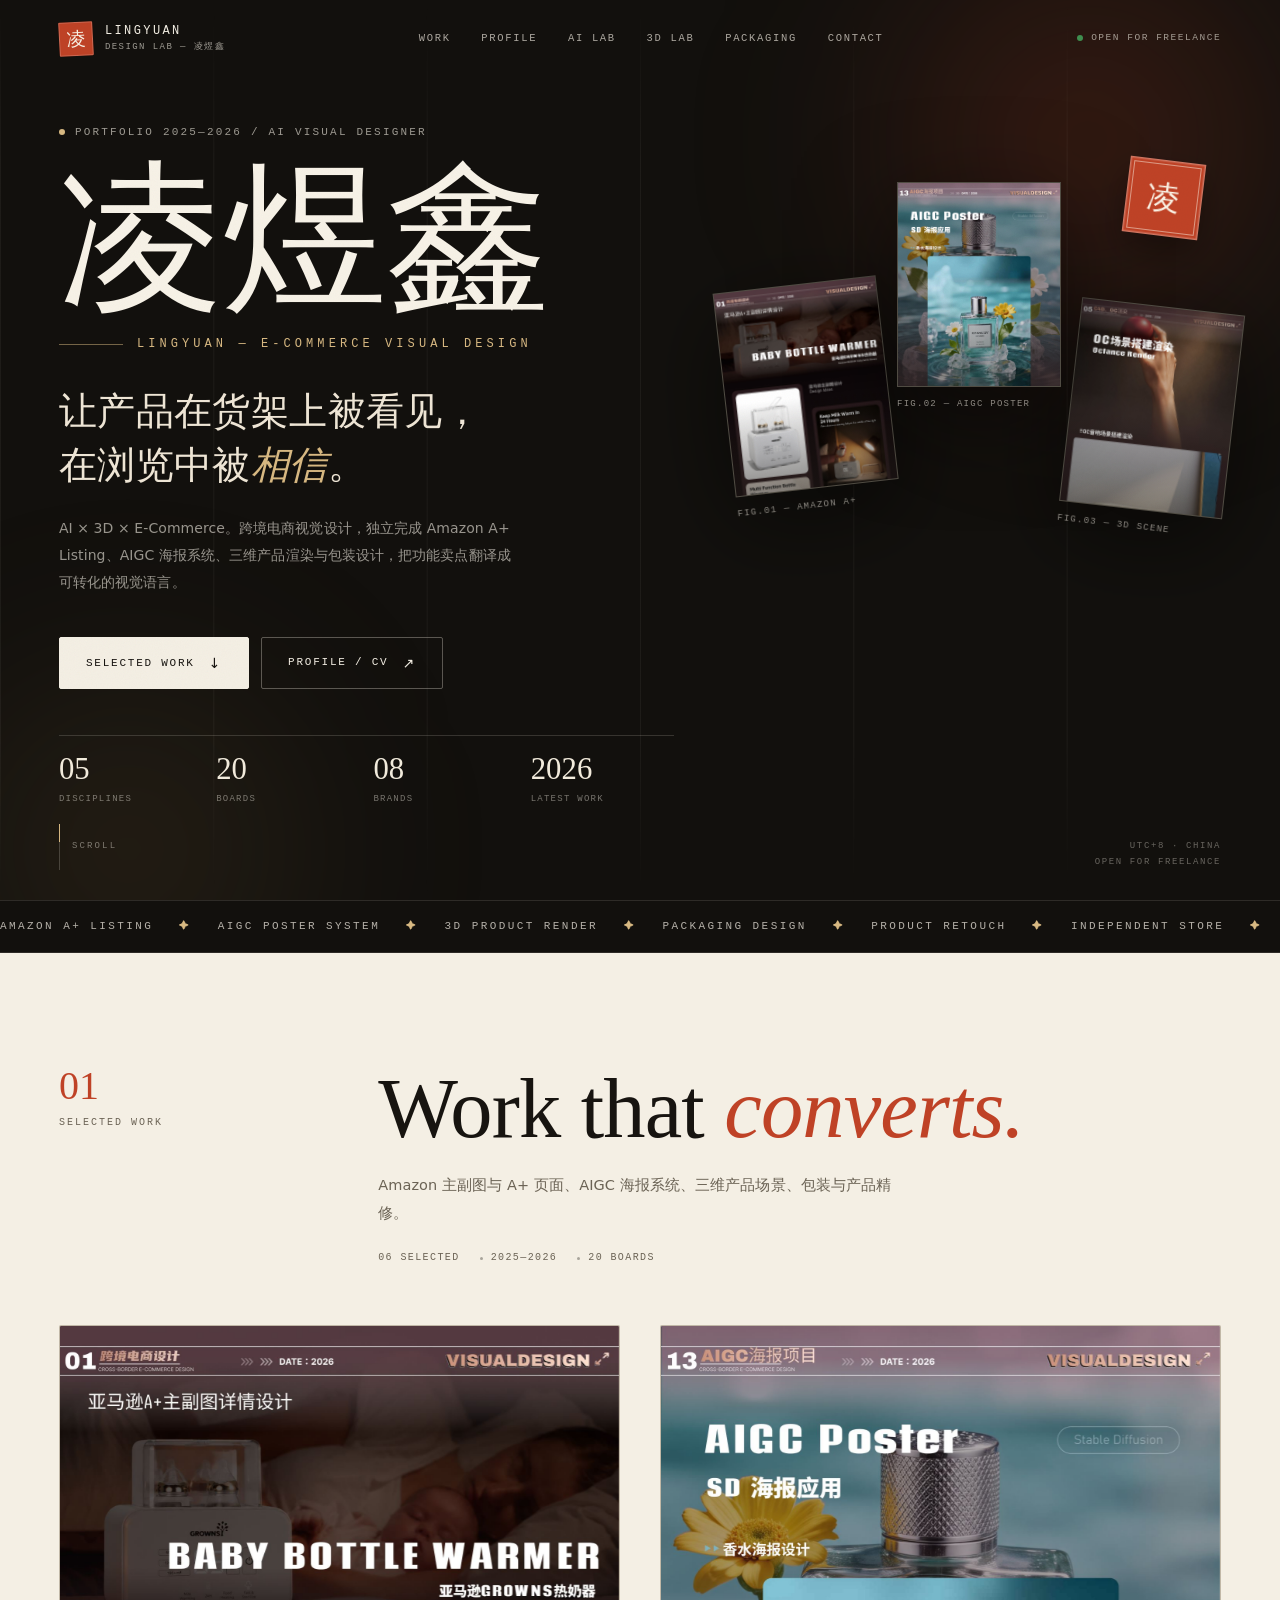
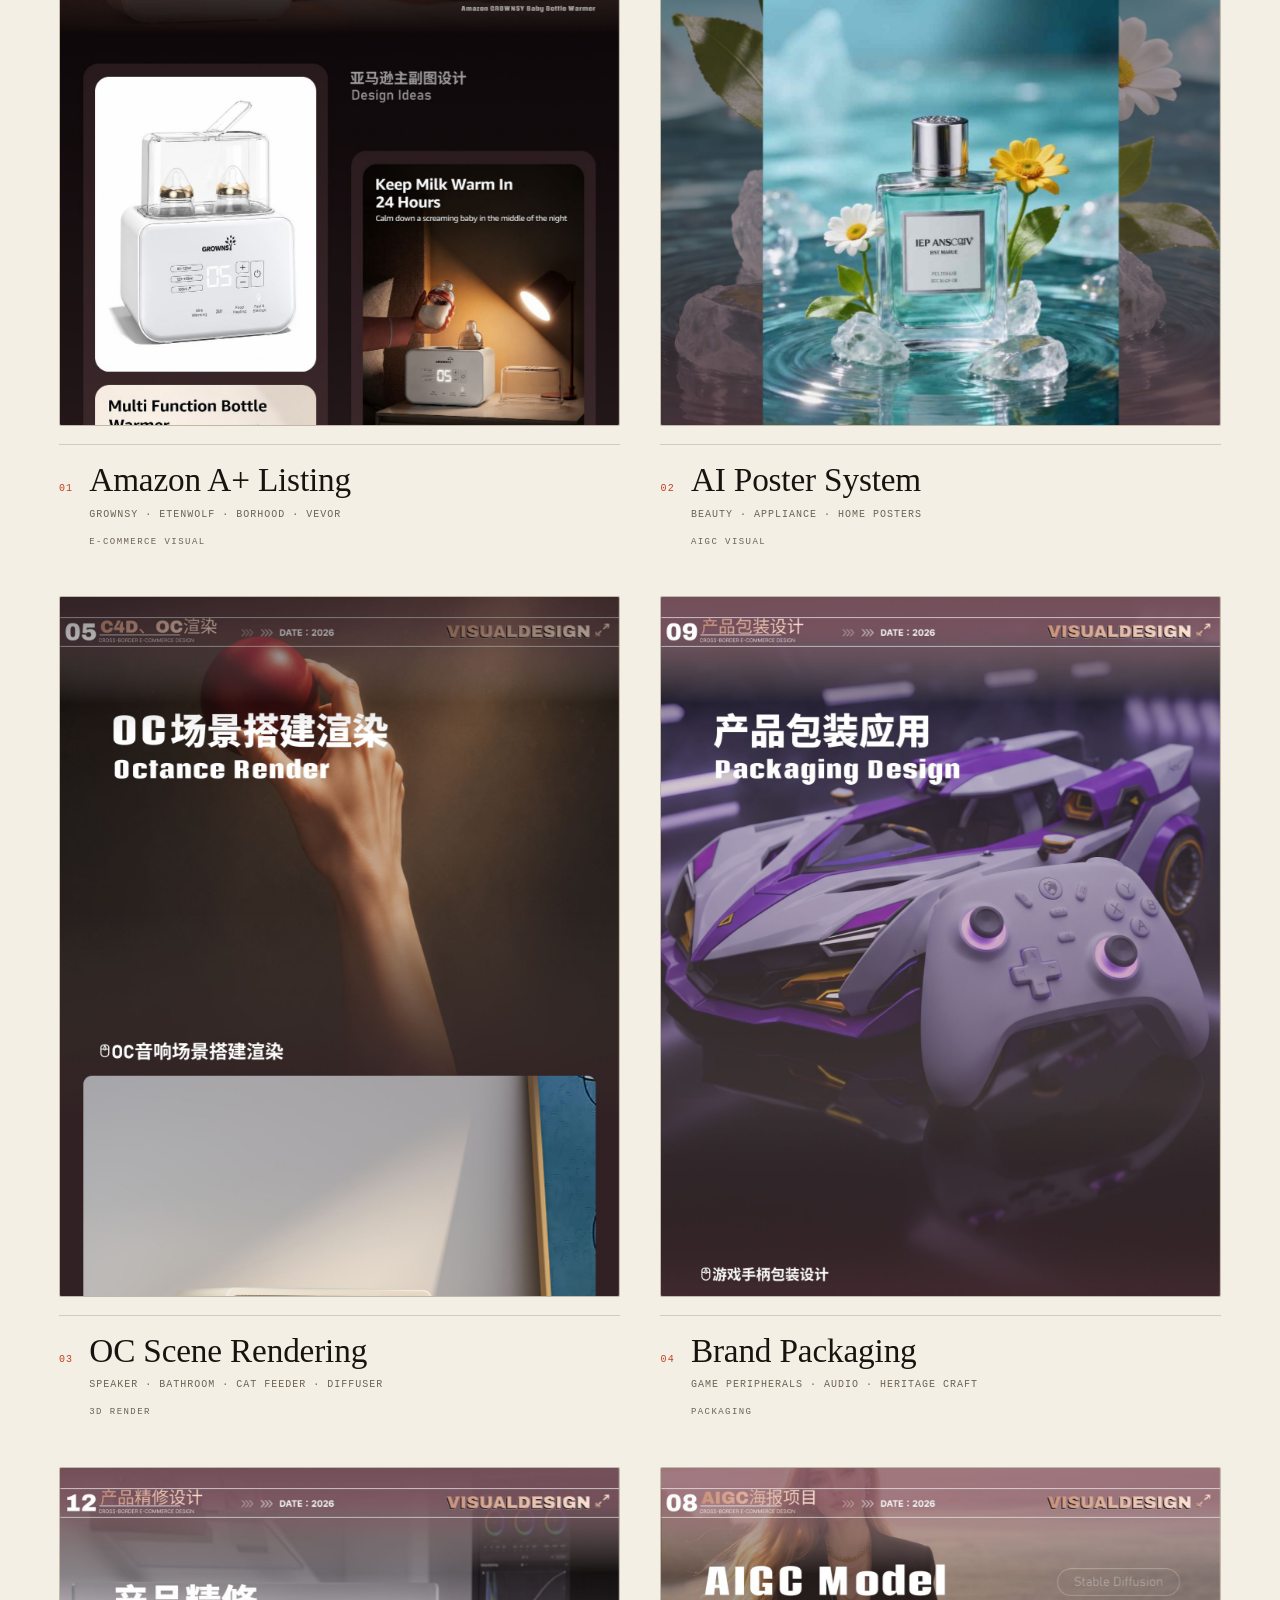
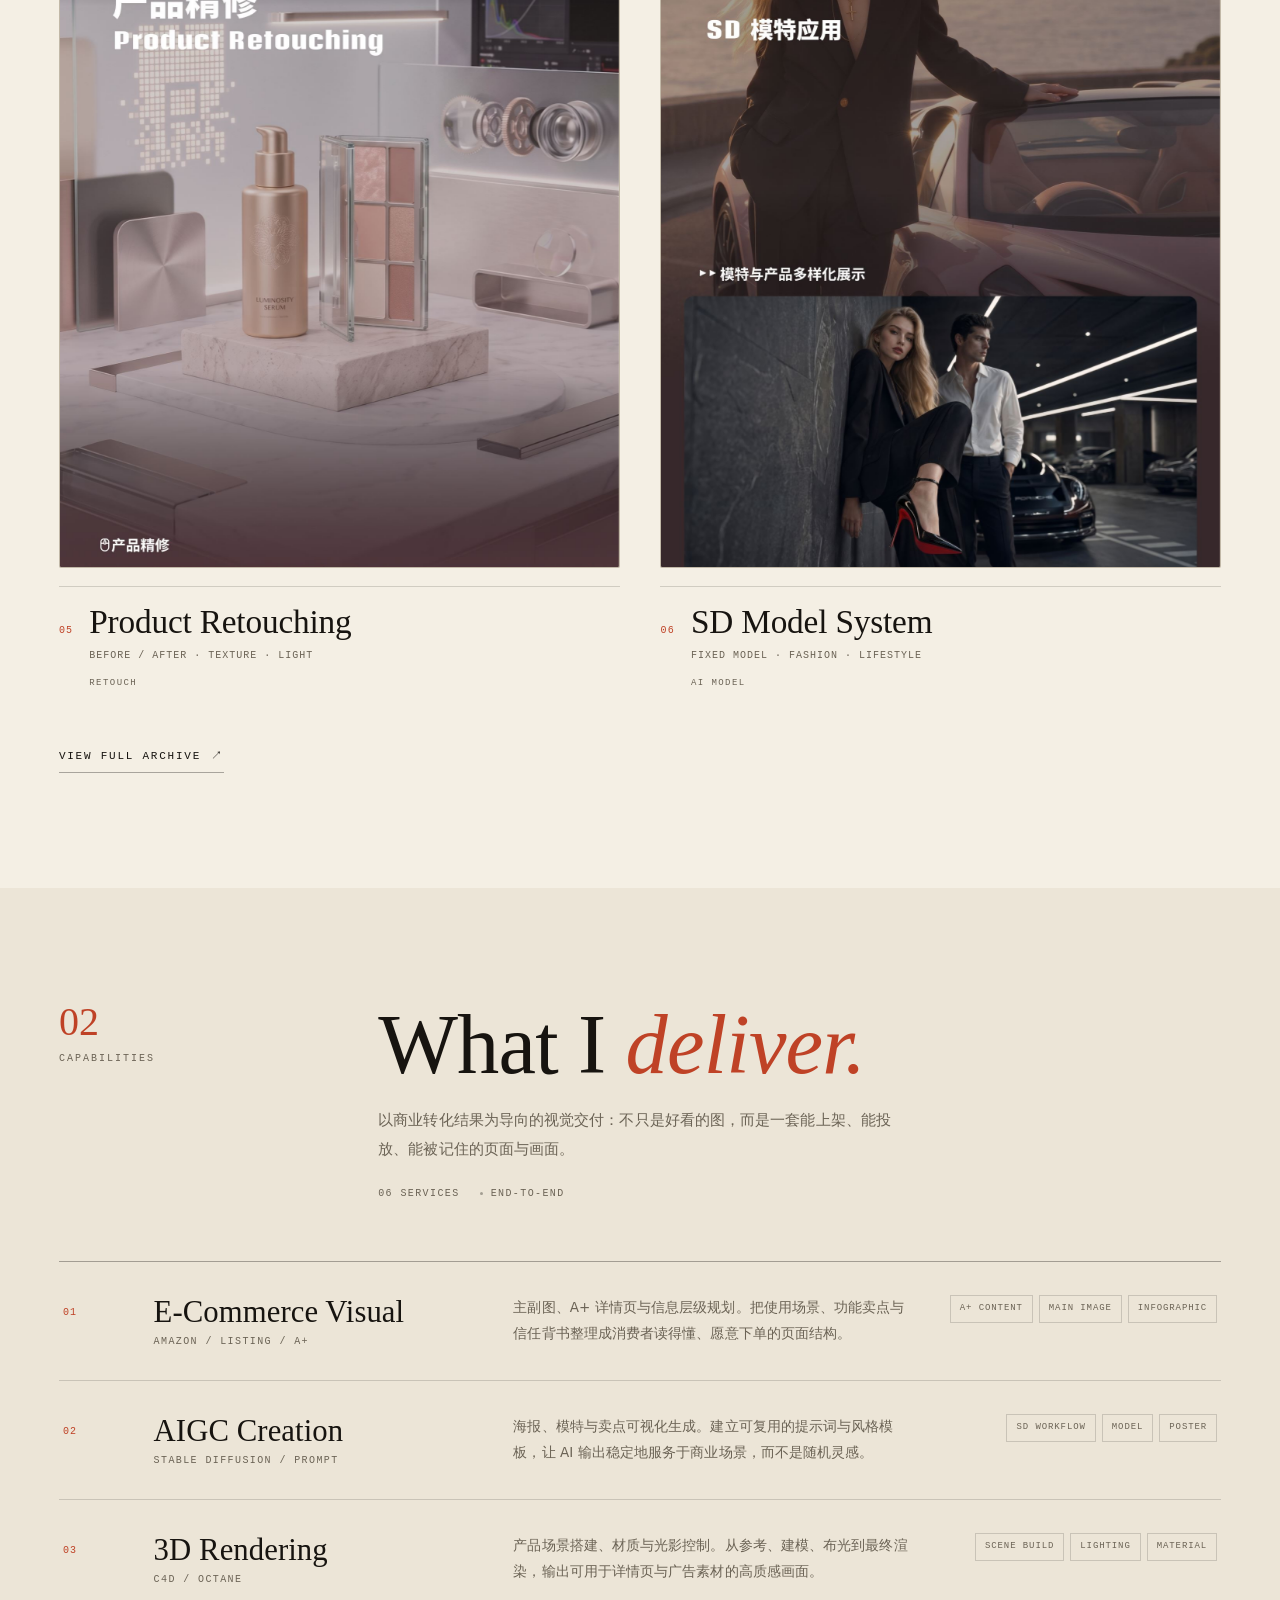
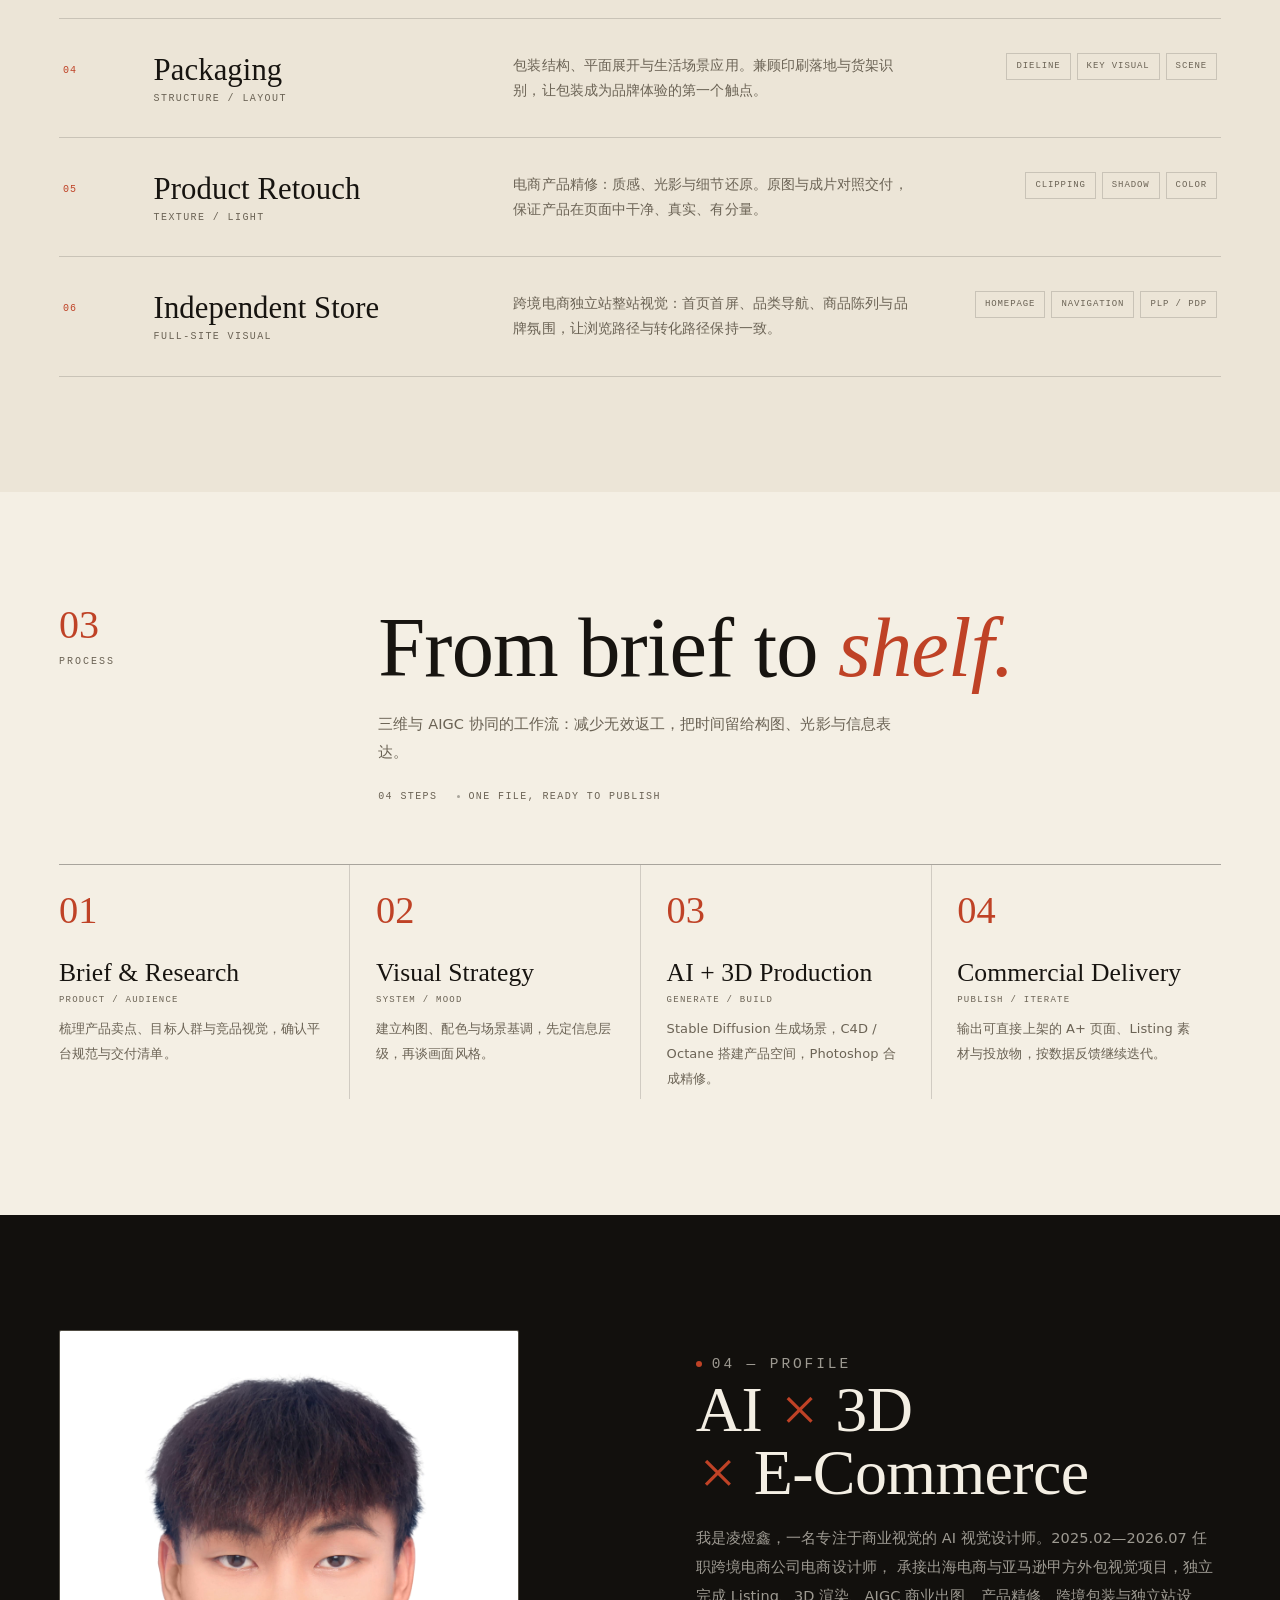
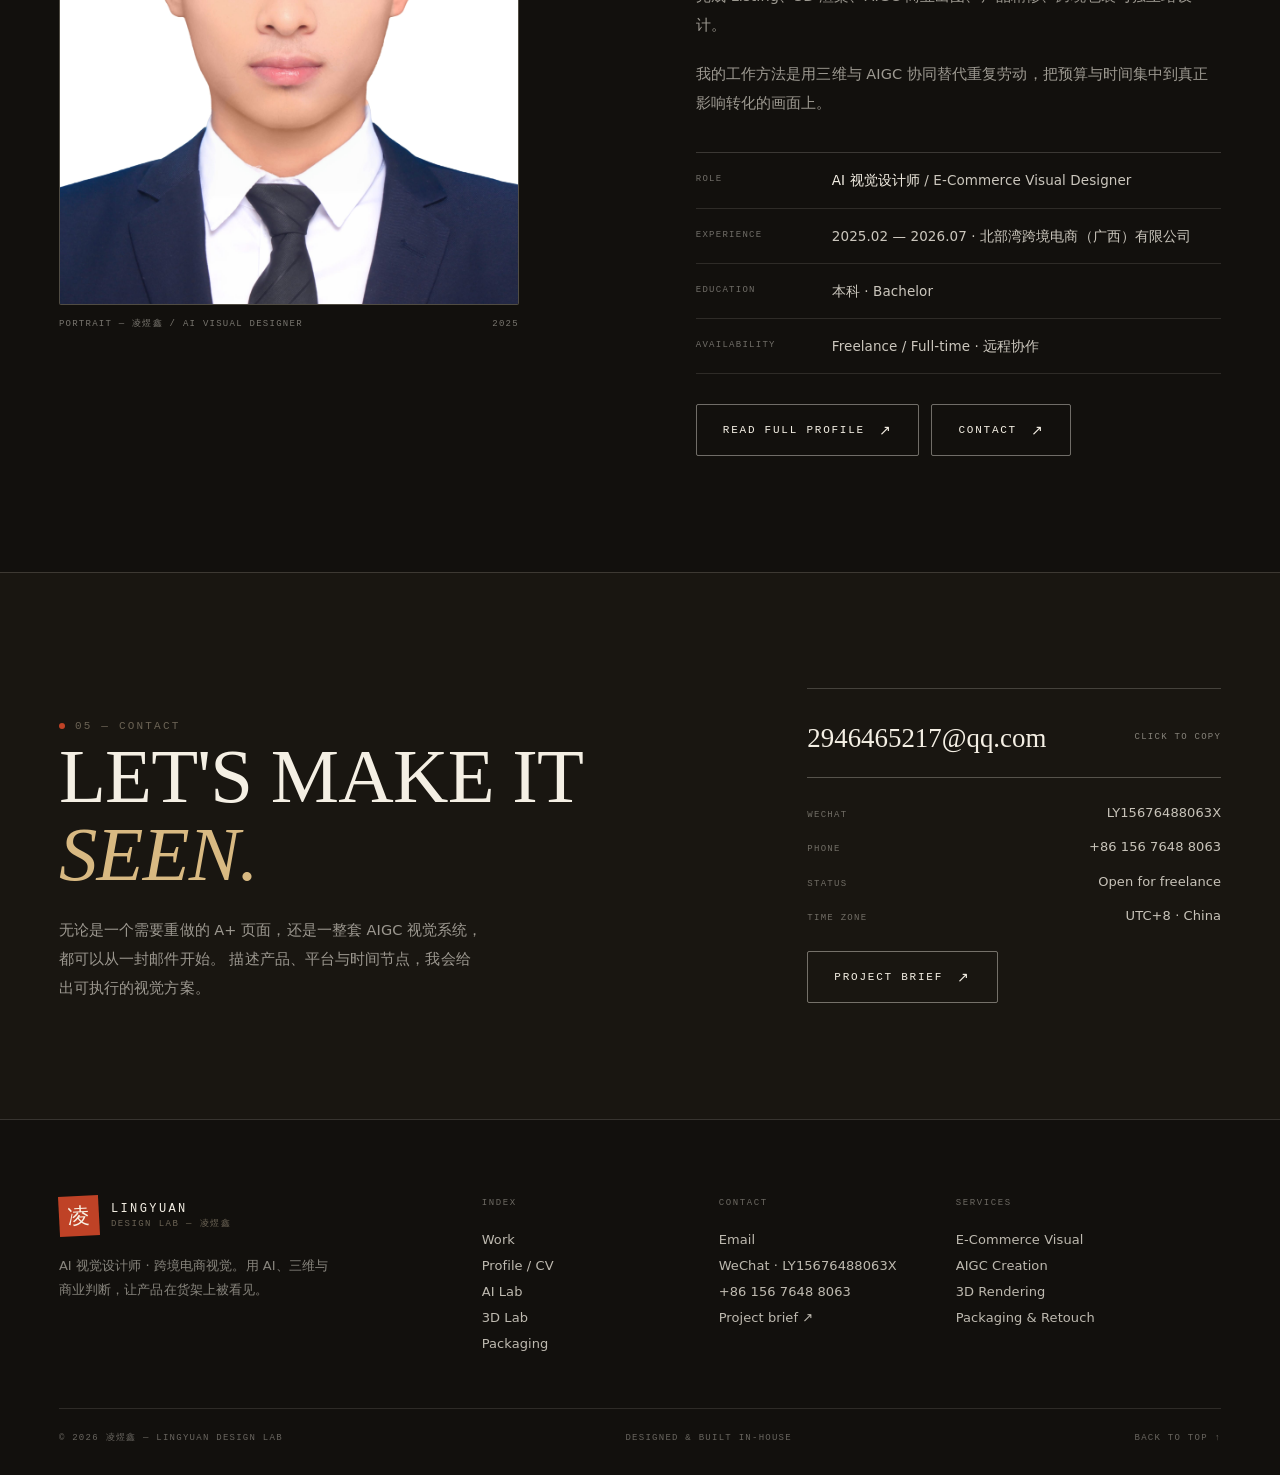
<file: index.html>
<!doctype html>
<html lang="zh-CN">
  <head>
    <meta charset="UTF-8" />
    <meta name="viewport" content="width=device-width, initial-scale=1.0" />
    <title>凌煜鑫 — AI 视觉设计师 / 跨境电商视觉 | LINGYUAN DESIGN LAB</title>
    <meta
      name="description"
      content="凌煜鑫，AI 视觉设计师。专注跨境电商视觉：Amazon A+ Listing、AIGC 海报系统、C4D / Octane 三维渲染、包装设计与产品精修。2025—2026 作品集与简历。"
    />
    <meta name="author" content="凌煜鑫 LINGYUAN" />
    <meta name="theme-color" content="#12100d" />
    <meta property="og:type" content="website" />
    <meta
      property="og:title"
      content="凌煜鑫 — AI 视觉设计师 / LINGYUAN DESIGN LAB"
    />
    <meta
      property="og:description"
      content="AI × 3D × E-Commerce. 跨境电商视觉作品集：A+ Listing、AIGC 海报、三维场景、包装与精修。"
    />
    <meta property="og:image" content="assets/images/web/01.jpg" />
    <meta name="twitter:card" content="summary_large_image" />
    <script type="application/ld+json">
      {
        "@context": "https://schema.org",
        "@type": "Person",
        "name": "凌煜鑫",
        "alternateName": "LINGYUAN",
        "jobTitle": "AI Visual Designer",
        "email": "mailto:2946465217@qq.com",
        "description": "跨境电商视觉设计师，专注 Amazon A+ Listing、AIGC 海报系统、三维产品渲染与包装设计。",
        "knowsAbout": [
          "E-Commerce Visual Design",
          "Amazon A+ Content",
          "Stable Diffusion",
          "Cinema 4D",
          "Octane Render",
          "Packaging Design",
          "Product Retouching"
        ]
      }
    </script>
    <link
      rel="icon"
      href="data:image/svg+xml,%3Csvg xmlns='http://www.w3.org/2000/svg' viewBox='0 0 64 64'%3E%3Crect width='64' height='64' rx='8' fill='%23bf4226'/%3E%3Cpath d='M22 17v27h21' fill='none' stroke='%23f8f1e4' stroke-width='5.5'/%3E%3C/svg%3E"
    />
    <link rel="stylesheet" href="css/style.css" />
    <link rel="preconnect" href="https://miaoda.feishu.cn" crossorigin />
    <link
      rel="preconnect"
      href="https://sf3-scmcdn-cn.feishucdn.com"
      crossorigin
    />
    <link
      rel="stylesheet"
      href="https://miaoda.feishu.cn/fonts/css2?family=Instrument+Serif:ital@0;1&family=Manrope:wght@300;400;500;600&family=JetBrains+Mono:wght@400;500&family=Noto+Serif+SC:wght@300;400;500&family=Noto+Sans+SC:wght@300;400;500&display=swap"
    />
  </head>

  <body id="top" class="head-light">
    <a class="skip-link" href="#main">跳到主要内容</a>
    <div class="grain" aria-hidden="true"></div>
    <div class="progress" aria-hidden="true"><i></i></div>

    <header class="site-header">
      <a
        class="brand"
        href="index.html"
        aria-label="LINGYUAN DESIGN LAB — 首页"
      >
        <span class="brand-seal" aria-hidden="true">凌</span>
        <span class="brand-text"
          ><b>LINGYUAN</b><i>DESIGN LAB — 凌煜鑫</i></span
        >
      </a>
      <nav class="nav" aria-label="主导航">
        <a href="pages/projects.html" data-nav="projects">WORK</a>
        <a href="pages/about.html" data-nav="about">PROFILE</a>
        <a href="pages/ai.html" data-nav="ailab">AI LAB</a>
        <a href="pages/render.html" data-nav="3dlab">3D LAB</a>
        <a href="pages/packaging.html" data-nav="packaging">PACKAGING</a>
        <a href="pages/contact.html" data-nav="contact">CONTACT</a>
      </nav>
      <div class="head-right">
        <span class="status"><span class="dot"></span> OPEN FOR FREELANCE</span>
        <button
          class="menu-btn"
          id="navToggle"
          aria-expanded="false"
          aria-controls="drawer"
          aria-label="打开菜单"
        >
          <svg
            viewBox="0 0 24 24"
            fill="none"
            stroke="currentColor"
            stroke-width="1.4"
            aria-hidden="true"
          >
            <path d="M3 7h18M3 12h18M3 17h18" />
          </svg>
        </button>
      </div>
    </header>

    <div class="drawer" id="drawer" aria-label="移动端导航">
      <div class="drawer-top">
        <a class="brand" href="index.html">
          <span class="brand-seal" aria-hidden="true">凌</span>
          <span class="brand-text"
            ><b>LINGYUAN</b><i>DESIGN LAB — 凌煜鑫</i></span
          >
        </a>
        <button class="drawer-close" id="drawerClose" aria-label="关闭菜单">
          <svg
            viewBox="0 0 24 24"
            fill="none"
            stroke="currentColor"
            stroke-width="1.4"
            aria-hidden="true"
          >
            <path d="M6 6l12 12M18 6L6 18" />
          </svg>
        </button>
      </div>
      <nav class="drawer-nav" aria-label="移动端导航链接">
        <a href="index.html" data-nav="home">HOME <span>01</span></a>
        <a href="pages/projects.html" data-nav="projects"
          >WORK <span>02</span></a
        >
        <a href="pages/about.html" data-nav="about">PROFILE <span>03</span></a>
        <a href="pages/ai.html" data-nav="ailab">AI LAB <span>04</span></a>
        <a href="pages/render.html" data-nav="3dlab">3D LAB <span>05</span></a>
        <a href="pages/packaging.html" data-nav="packaging"
          >PACKAGING <span>06</span></a
        >
        <a href="pages/contact.html" data-nav="contact"
          >CONTACT <span>07</span></a
        >
      </nav>
      <div class="drawer-foot">
        <span>凌煜鑫 · AI Visual Designer</span>
        <a href="mailto:2946465217@qq.com">2946465217@qq.com</a>
      </div>
    </div>

    <main id="main">
      <!-- ==================== HERO ==================== -->
      <section class="hero">
        <div class="hero-lines" aria-hidden="true"></div>
        <div class="hero-glow hero-glow--a" aria-hidden="true"></div>
        <div class="hero-glow hero-glow--b" aria-hidden="true"></div>

        <div class="wrap hero-inner">
          <div class="hero-copy">
            <p class="kicker">
              <span class="dot"></span> PORTFOLIO 2025—2026 / AI VISUAL DESIGNER
            </p>

            <h1 class="hero-name">
              <span class="zh">凌煜鑫</span>
              <span class="hero-latin"
                >LINGYUAN — E-COMMERCE VISUAL DESIGN</span
              >
            </h1>

            <p class="hero-statement">
              让产品在货架上被看见，<br />在浏览中被<em>相信</em>。
            </p>

            <p class="hero-desc">
              AI × 3D × E-Commerce。跨境电商视觉设计，独立完成 Amazon A+
              Listing、AIGC
              海报系统、三维产品渲染与包装设计，把功能卖点翻译成可转化的视觉语言。
            </p>

            <div class="hero-actions">
              <a class="btn btn--fill" href="#work"
                >SELECTED WORK <span class="ar">↓</span></a
              >
              <a class="btn" href="pages/about.html"
                >PROFILE / CV <span class="ar">↗</span></a
              >
            </div>

            <div class="hero-stats" aria-label="作品集概览">
              <div class="stat"><b>05</b><span>Disciplines</span></div>
              <div class="stat"><b>20</b><span>Boards</span></div>
              <div class="stat"><b>08</b><span>Brands</span></div>
              <div class="stat"><b>2026</b><span>Latest Work</span></div>
            </div>
          </div>

          <div class="hero-stack" aria-hidden="true">
            <figure class="spec spec--1">
              <div class="spec-media">
                <img
                  src="assets/images/web/03.jpg"
                  alt=""
                  width="1440"
                  height="7023"
                  loading="eager"
                  decoding="async"
                />
              </div>
              <figcaption>FIG.01 — AMAZON A+</figcaption>
            </figure>
            <figure class="spec spec--2">
              <div class="spec-media">
                <img
                  src="assets/images/web/15.jpg"
                  alt=""
                  width="1440"
                  height="5877"
                  loading="lazy"
                  decoding="async"
                />
              </div>
              <figcaption>FIG.02 — AIGC POSTER</figcaption>
            </figure>
            <figure class="spec spec--3">
              <div class="spec-media">
                <img
                  src="assets/images/web/07.jpg"
                  alt=""
                  width="1440"
                  height="8160"
                  loading="lazy"
                  decoding="async"
                />
              </div>
              <figcaption>FIG.03 — 3D SCENE</figcaption>
            </figure>
            <span class="hero-seal" aria-hidden="true">凌</span>
          </div>
        </div>

        <a class="scroll-cue" href="#work"
          ><span class="line" aria-hidden="true"></span> SCROLL</a
        >
        <p class="hero-meta">UTC+8 · CHINA<br />OPEN FOR FREELANCE</p>
      </section>

      <div class="marquee" aria-hidden="true">
        <div class="marquee-track">
          <span>AMAZON A+ LISTING</span><span>AIGC POSTER SYSTEM</span
          ><span>3D PRODUCT RENDER</span><span>PACKAGING DESIGN</span
          ><span>PRODUCT RETOUCH</span><span>INDEPENDENT STORE</span>
          <span>AMAZON A+ LISTING</span><span>AIGC POSTER SYSTEM</span
          ><span>3D PRODUCT RENDER</span><span>PACKAGING DESIGN</span
          ><span>PRODUCT RETOUCH</span><span>INDEPENDENT STORE</span>
        </div>
      </div>

      <!-- ==================== 01 WORK ==================== -->
      <section class="sec" id="work">
        <div class="wrap">
          <div class="sec-head reveal">
            <div class="sec-id">
              <span class="sec-no">01</span>
              <span class="sec-kicker">Selected Work</span>
            </div>
            <div class="sec-main">
              <h2 class="sec-title">Work that <em>converts.</em></h2>
              <p class="sec-desc">
                Amazon 主副图与 A+ 页面、AIGC
                海报系统、三维产品场景、包装与产品精修。
              </p>
              <div class="sec-meta">
                <span>06 SELECTED</span>
                <span>2025—2026</span>
                <span>20 BOARDS</span>
              </div>
            </div>
          </div>

          <div class="work-grid">
            <a class="work reveal" href="pages/amazon.html">
              <div class="work-media">
                <img
                  src="assets/images/web/03.jpg"
                  alt="GROWNSY 8-in-1 温奶器 Amazon A+ 详情页设计"
                  width="1440"
                  height="7023"
                  loading="lazy"
                  decoding="async"
                />
                <span class="work-open"
                  >OPEN CASE <span aria-hidden="true">↗</span></span
                >
              </div>
              <div class="work-cap">
                <span class="work-no">01</span>
                <div>
                  <h3 class="work-title">Amazon A+ Listing</h3>
                  <p class="work-sub">GROWNSY · ETENWOLF · BORHOOD · VEVOR</p>
                </div>
                <span class="work-tag">E-Commerce Visual</span>
              </div>
            </a>

            <a class="work reveal d1" href="pages/ai.html">
              <div class="work-media">
                <img
                  src="assets/images/web/15.jpg"
                  alt="AI 美妆与香水海报系统"
                  width="1440"
                  height="5877"
                  loading="lazy"
                  decoding="async"
                />
                <span class="work-open"
                  >OPEN CASE <span aria-hidden="true">↗</span></span
                >
              </div>
              <div class="work-cap">
                <span class="work-no">02</span>
                <div>
                  <h3 class="work-title">AI Poster System</h3>
                  <p class="work-sub">BEAUTY · APPLIANCE · HOME POSTERS</p>
                </div>
                <span class="work-tag">AIGC Visual</span>
              </div>
            </a>

            <a class="work reveal" href="pages/render.html">
              <div class="work-media">
                <img
                  src="assets/images/web/07.jpg"
                  alt="C4D 与 Octane 产品场景渲染合集"
                  width="1440"
                  height="8160"
                  loading="lazy"
                  decoding="async"
                />
                <span class="work-open"
                  >OPEN CASE <span aria-hidden="true">↗</span></span
                >
              </div>
              <div class="work-cap">
                <span class="work-no">03</span>
                <div>
                  <h3 class="work-title">OC Scene Rendering</h3>
                  <p class="work-sub">
                    SPEAKER · BATHROOM · CAT FEEDER · DIFFUSER
                  </p>
                </div>
                <span class="work-tag">3D Render</span>
              </div>
            </a>

            <a class="work reveal d1" href="pages/packaging.html">
              <div class="work-media">
                <img
                  src="assets/images/web/11.jpg"
                  alt="WAKA 游戏手柄与复古主机包装设计"
                  width="1440"
                  height="9737"
                  loading="lazy"
                  decoding="async"
                />
                <span class="work-open"
                  >OPEN CASE <span aria-hidden="true">↗</span></span
                >
              </div>
              <div class="work-cap">
                <span class="work-no">04</span>
                <div>
                  <h3 class="work-title">Brand Packaging</h3>
                  <p class="work-sub">
                    GAME PERIPHERALS · AUDIO · HERITAGE CRAFT
                  </p>
                </div>
                <span class="work-tag">Packaging</span>
              </div>
            </a>

            <a class="work reveal" href="pages/projects.html#retouch">
              <div class="work-media">
                <img
                  src="assets/images/web/14.jpg"
                  alt="电商产品精修前后对比"
                  width="1440"
                  height="7746"
                  loading="lazy"
                  decoding="async"
                />
                <span class="work-open"
                  >OPEN CASE <span aria-hidden="true">↗</span></span
                >
              </div>
              <div class="work-cap">
                <span class="work-no">05</span>
                <div>
                  <h3 class="work-title">Product Retouching</h3>
                  <p class="work-sub">BEFORE / AFTER · TEXTURE · LIGHT</p>
                </div>
                <span class="work-tag">Retouch</span>
              </div>
            </a>

            <a class="work reveal d1" href="pages/ai.html#model">
              <div class="work-media">
                <img
                  src="assets/images/web/10.jpg"
                  alt="Stable Diffusion 模特与产品多样化展示"
                  width="1440"
                  height="8175"
                  loading="lazy"
                  decoding="async"
                />
                <span class="work-open"
                  >OPEN CASE <span aria-hidden="true">↗</span></span
                >
              </div>
              <div class="work-cap">
                <span class="work-no">06</span>
                <div>
                  <h3 class="work-title">SD Model System</h3>
                  <p class="work-sub">FIXED MODEL · FASHION · LIFESTYLE</p>
                </div>
                <span class="work-tag">AI Model</span>
              </div>
            </a>
          </div>

          <div class="sec-foot reveal">
            <a class="ulink" href="pages/projects.html"
              >VIEW FULL ARCHIVE <span aria-hidden="true">↗</span></a
            >
          </div>
        </div>
      </section>

      <!-- ==================== 02 CAPABILITIES ==================== -->
      <section class="sec sec--alt" id="capabilities">
        <div class="wrap">
          <div class="sec-head reveal">
            <div class="sec-id">
              <span class="sec-no">02</span>
              <span class="sec-kicker">Capabilities</span>
            </div>
            <div class="sec-main">
              <h2 class="sec-title">What I <em>deliver.</em></h2>
              <p class="sec-desc">
                以商业转化结果为导向的视觉交付：不只是好看的图，而是一套能上架、能投放、能被记住的页面与画面。
              </p>
              <div class="sec-meta">
                <span>06 SERVICES</span><span>END-TO-END</span>
              </div>
            </div>
          </div>

          <ul class="cap-list">
            <li class="cap-row reveal">
              <span class="cap-no">01</span>
              <h3 class="cap-name">
                E-Commerce Visual <em>Amazon / Listing / A+</em>
              </h3>
              <p class="cap-desc">
                主副图、A+
                详情页与信息层级规划。把使用场景、功能卖点与信任背书整理成消费者读得懂、愿意下单的页面结构。
              </p>
              <ul class="cap-tags">
                <li>A+ CONTENT</li>
                <li>MAIN IMAGE</li>
                <li>INFOGRAPHIC</li>
              </ul>
            </li>
            <li class="cap-row reveal">
              <span class="cap-no">02</span>
              <h3 class="cap-name">
                AIGC Creation <em>Stable Diffusion / Prompt</em>
              </h3>
              <p class="cap-desc">
                海报、模特与卖点可视化生成。建立可复用的提示词与风格模板，让 AI
                输出稳定地服务于商业场景，而不是随机灵感。
              </p>
              <ul class="cap-tags">
                <li>SD WORKFLOW</li>
                <li>MODEL</li>
                <li>POSTER</li>
              </ul>
            </li>
            <li class="cap-row reveal">
              <span class="cap-no">03</span>
              <h3 class="cap-name">3D Rendering <em>C4D / Octane</em></h3>
              <p class="cap-desc">
                产品场景搭建、材质与光影控制。从参考、建模、布光到最终渲染，输出可用于详情页与广告素材的高质感画面。
              </p>
              <ul class="cap-tags">
                <li>SCENE BUILD</li>
                <li>LIGHTING</li>
                <li>MATERIAL</li>
              </ul>
            </li>
            <li class="cap-row reveal">
              <span class="cap-no">04</span>
              <h3 class="cap-name">Packaging <em>Structure / Layout</em></h3>
              <p class="cap-desc">
                包装结构、平面展开与生活场景应用。兼顾印刷落地与货架识别，让包装成为品牌体验的第一个触点。
              </p>
              <ul class="cap-tags">
                <li>DIELINE</li>
                <li>KEY VISUAL</li>
                <li>SCENE</li>
              </ul>
            </li>
            <li class="cap-row reveal">
              <span class="cap-no">05</span>
              <h3 class="cap-name">Product Retouch <em>Texture / Light</em></h3>
              <p class="cap-desc">
                电商产品精修：质感、光影与细节还原。原图与成片对照交付，保证产品在页面中干净、真实、有分量。
              </p>
              <ul class="cap-tags">
                <li>CLIPPING</li>
                <li>SHADOW</li>
                <li>COLOR</li>
              </ul>
            </li>
            <li class="cap-row reveal">
              <span class="cap-no">06</span>
              <h3 class="cap-name">
                Independent Store <em>Full-site Visual</em>
              </h3>
              <p class="cap-desc">
                跨境电商独立站整站视觉：首页首屏、品类导航、商品陈列与品牌氛围，让浏览路径与转化路径保持一致。
              </p>
              <ul class="cap-tags">
                <li>HOMEPAGE</li>
                <li>NAVIGATION</li>
                <li>PLP / PDP</li>
              </ul>
            </li>
          </ul>
        </div>
      </section>

      <!-- ==================== 03 PROCESS ==================== -->
      <section class="sec" id="process">
        <div class="wrap">
          <div class="sec-head reveal">
            <div class="sec-id">
              <span class="sec-no">03</span>
              <span class="sec-kicker">Process</span>
            </div>
            <div class="sec-main">
              <h2 class="sec-title">From brief to <em>shelf.</em></h2>
              <p class="sec-desc">
                三维与 AIGC
                协同的工作流：减少无效返工，把时间留给构图、光影与信息表达。
              </p>
              <div class="sec-meta">
                <span>04 STEPS</span><span>ONE FILE, READY TO PUBLISH</span>
              </div>
            </div>
          </div>

          <ol class="steps">
            <li class="step reveal">
              <span class="step-no">01</span>
              <h3 class="step-title">
                Brief &amp; Research <em>Product / Audience</em>
              </h3>
              <p class="step-text">
                梳理产品卖点、目标人群与竞品视觉，确认平台规范与交付清单。
              </p>
            </li>
            <li class="step reveal d1">
              <span class="step-no">02</span>
              <h3 class="step-title">Visual Strategy <em>System / Mood</em></h3>
              <p class="step-text">
                建立构图、配色与场景基调，先定信息层级，再谈画面风格。
              </p>
            </li>
            <li class="step reveal d2">
              <span class="step-no">03</span>
              <h3 class="step-title">
                AI + 3D Production <em>Generate / Build</em>
              </h3>
              <p class="step-text">
                Stable Diffusion 生成场景，C4D / Octane 搭建产品空间，Photoshop
                合成精修。
              </p>
            </li>
            <li class="step reveal d3">
              <span class="step-no">04</span>
              <h3 class="step-title">
                Commercial Delivery <em>Publish / Iterate</em>
              </h3>
              <p class="step-text">
                输出可直接上架的 A+ 页面、Listing
                素材与投放物，按数据反馈继续迭代。
              </p>
            </li>
          </ol>
        </div>
      </section>

      <!-- ==================== 04 PROFILE ==================== -->
      <section class="sec sec--dark" id="profile">
        <div class="wrap profile-grid">
          <figure class="profile-media reveal">
            <div class="frame frame--portrait">
              <img
                src="assets/images/portrait.jpg"
                alt="凌煜鑫 — AI 视觉设计师个人肖像"
                width="500"
                height="572"
                loading="lazy"
                decoding="async"
              />
            </div>
            <figcaption>
              <span>PORTRAIT — 凌煜鑫 / AI VISUAL DESIGNER</span>
              <span>2025</span>
            </figcaption>
          </figure>

          <div class="profile-copy reveal d1">
            <p class="kicker"><span class="dot"></span> 04 — PROFILE</p>
            <h2 class="sec-title">
              AI <em>×</em> 3D<br /><em>×</em> E-Commerce
            </h2>
            <p>
              我是凌煜鑫，一名专注于商业视觉的 AI 视觉设计师。2025.02—2026.07
              任职跨境电商公司电商设计师，
              承接出海电商与亚马逊甲方外包视觉项目，独立完成 Listing、3D
              渲染、AIGC 商业出图、产品精修、跨境包装与独立站设计。
            </p>
            <p>
              我的工作方法是用三维与 AIGC
              协同替代重复劳动，把预算与时间集中到真正影响转化的画面上。
            </p>

            <dl class="facts">
              <div class="fact">
                <dt>Role</dt>
                <dd><b>AI 视觉设计师</b> / E-Commerce Visual Designer</dd>
              </div>
              <div class="fact">
                <dt>Experience</dt>
                <dd>2025.02 — 2026.07 · 北部湾跨境电商（广西）有限公司</dd>
              </div>
              <div class="fact">
                <dt>Education</dt>
                <dd>本科 · Bachelor</dd>
              </div>
              <div class="fact">
                <dt>Availability</dt>
                <dd>Freelance / Full-time · 远程协作</dd>
              </div>
            </dl>

            <div class="profile-actions">
              <a class="btn btn--paper" href="pages/about.html"
                >READ FULL PROFILE <span class="ar">↗</span></a
              >
              <a class="btn btn--paper" href="pages/contact.html"
                >CONTACT <span class="ar">↗</span></a
              >
            </div>
          </div>
        </div>
      </section>

      <!-- ==================== 05 CONTACT ==================== -->
      <section class="contact-band" id="contact">
        <div class="wrap contact-inner">
          <div class="reveal">
            <p class="kicker"><span class="dot"></span> 05 — CONTACT</p>
            <h2 class="contact-title">LET'S MAKE IT<br /><em>SEEN.</em></h2>
            <p class="contact-lede">
              无论是一个需要重做的 A+ 页面，还是一整套 AIGC
              视觉系统，都可以从一封邮件开始。
              描述产品、平台与时间节点，我会给出可执行的视觉方案。
            </p>
          </div>

          <div class="contact-card reveal d1">
            <button
              class="email-btn"
              type="button"
              data-copy="2946465217@qq.com"
            >
              <span>2946465217@qq.com</span>
              <span>CLICK TO COPY</span>
            </button>
            <div class="contact-rows">
              <div class="contact-row">
                <span>WeChat</span>
                <p>LY15676488063X</p>
              </div>
              <div class="contact-row">
                <span>Phone</span
                ><a href="tel:+8615676488063">+86 156 7648 8063</a>
              </div>
              <div class="contact-row">
                <span>Status</span>
                <p>Open for freelance</p>
              </div>
              <div class="contact-row">
                <span>Time Zone</span>
                <p>UTC+8 · China</p>
              </div>
            </div>
            <a
              class="btn btn--paper"
              href="pages/contact.html"
              style="margin-top: 24px"
              >PROJECT BRIEF <span class="ar">↗</span></a
            >
          </div>
        </div>
      </section>
    </main>

    <footer class="site-footer">
      <div class="wrap">
        <div class="foot-grid">
          <div class="foot-brand">
            <a class="brand" href="index.html">
              <span class="foot-seal" aria-hidden="true">凌</span>
              <span class="brand-text"
                ><b>LINGYUAN</b><i>DESIGN LAB — 凌煜鑫</i></span
              >
            </a>
            <p>
              AI 视觉设计师 · 跨境电商视觉。用
              AI、三维与商业判断，让产品在货架上被看见。
            </p>
          </div>
          <div class="foot-col">
            <h4>Index</h4>
            <a href="pages/projects.html">Work</a>
            <a href="pages/about.html">Profile / CV</a>
            <a href="pages/ai.html">AI Lab</a>
            <a href="pages/render.html">3D Lab</a>
            <a href="pages/packaging.html">Packaging</a>
          </div>
          <div class="foot-col">
            <h4>Contact</h4>
            <a href="mailto:2946465217@qq.com">Email</a>
            <p>WeChat · LY15676488063X</p>
            <p>+86 156 7648 8063</p>
            <a href="pages/contact.html">Project brief ↗</a>
          </div>
          <div class="foot-col">
            <h4>Services</h4>
            <p>E-Commerce Visual</p>
            <p>AIGC Creation</p>
            <p>3D Rendering</p>
            <p>Packaging &amp; Retouch</p>
          </div>
        </div>
        <div class="foot-bottom">
          <span
            >© <span data-year>2026</span> 凌煜鑫 — LINGYUAN DESIGN LAB</span
          >
          <span>DESIGNED &amp; BUILT IN-HOUSE</span>
          <a href="#top">BACK TO TOP ↑</a>
        </div>
      </div>
    </footer>

    <script src="js/main.js"></script>
  </body>
</html>
</file>
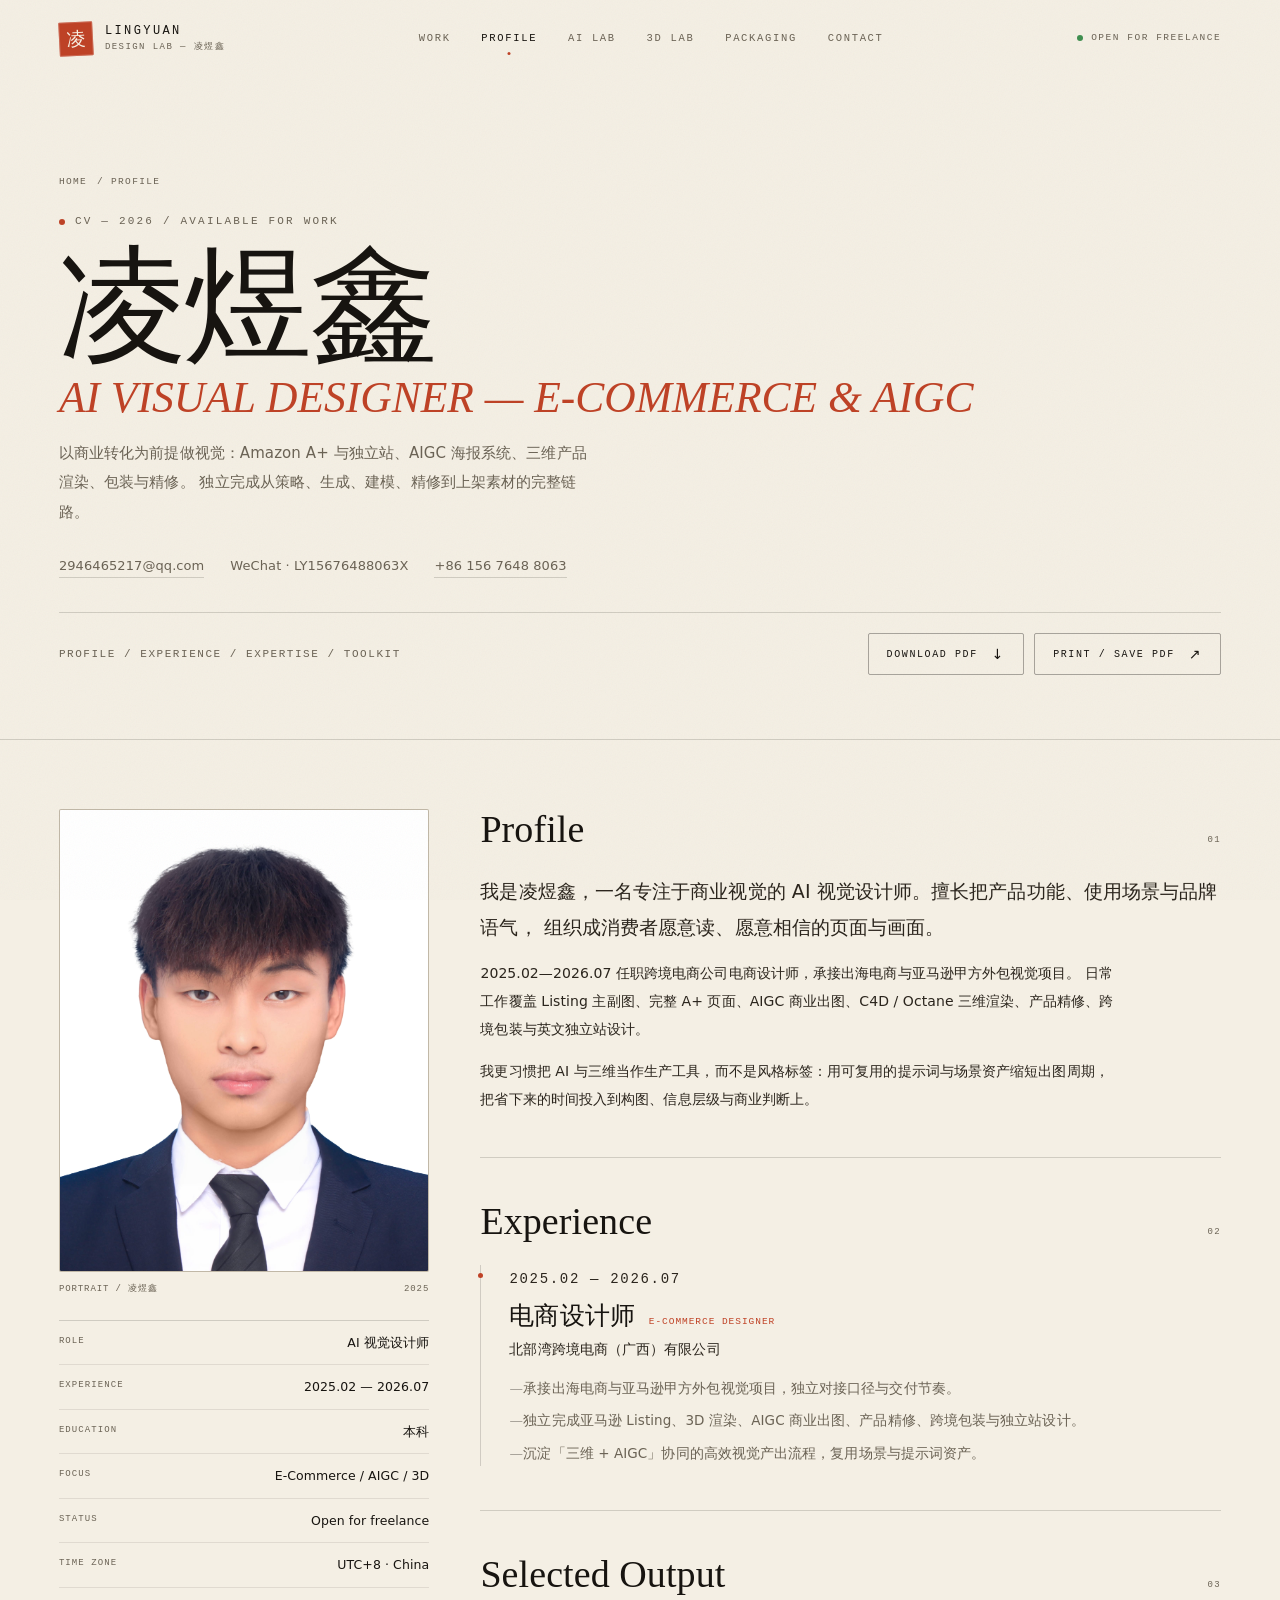
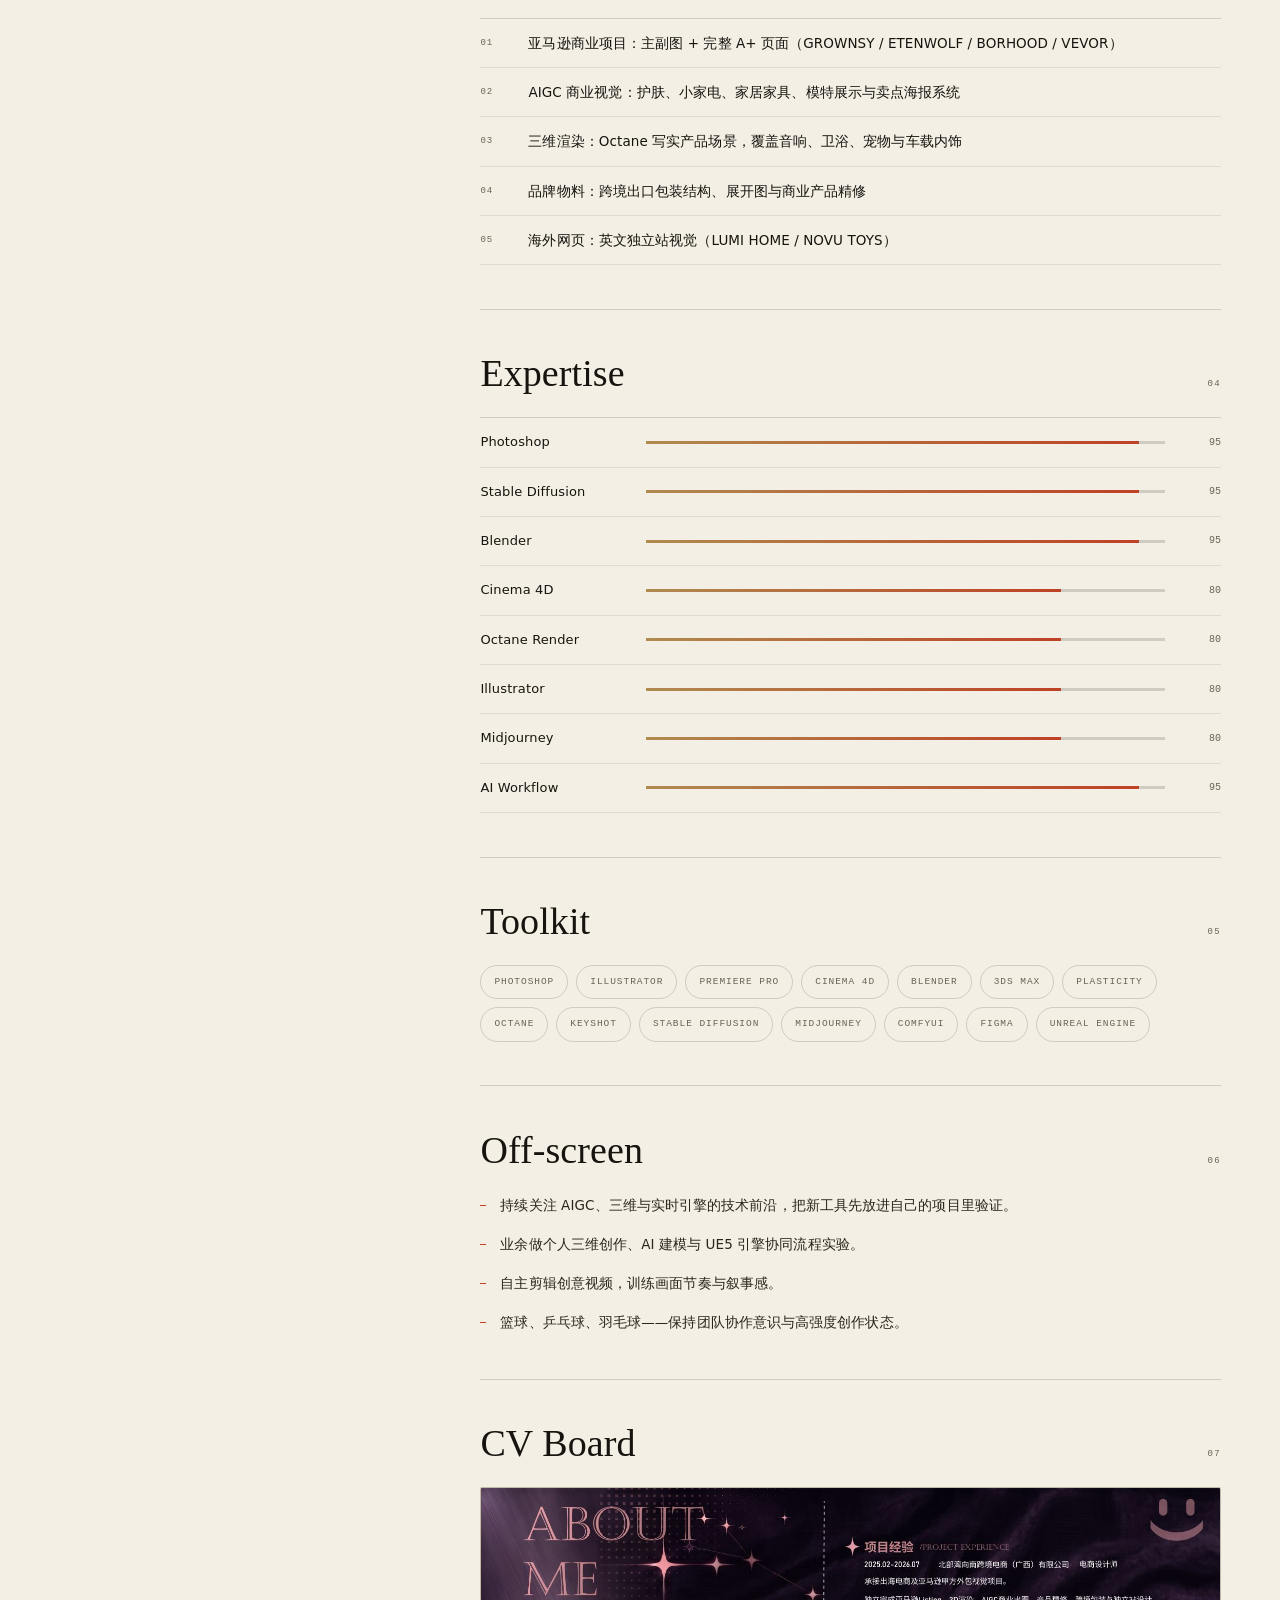
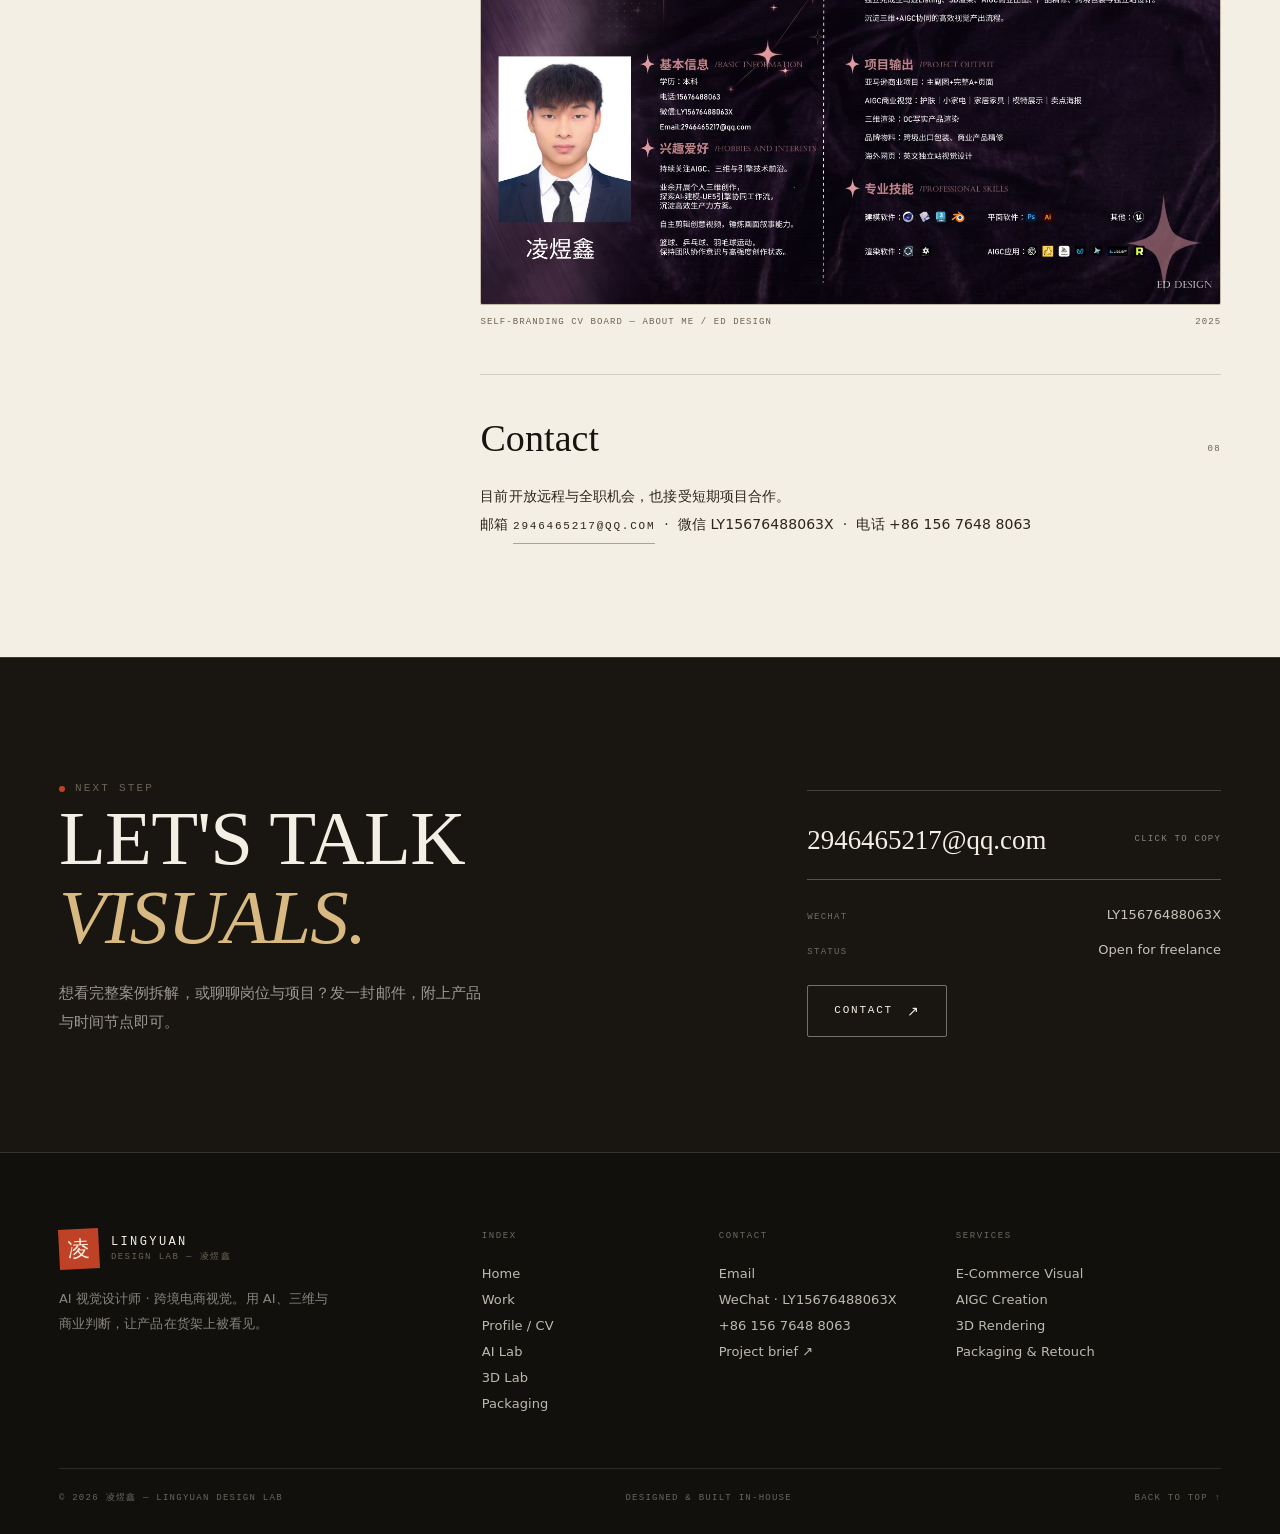
<file: pages/about.html>
<!doctype html>
<html lang="zh-CN">
  <head>
    <meta charset="UTF-8" />
    <meta name="viewport" content="width=device-width, initial-scale=1.0" />
    <title>PROFILE / CV — 凌煜鑫 · AI 视觉设计师 | LINGYUAN DESIGN LAB</title>
    <meta
      name="description"
      content="凌煜鑫的个人简历：AI 视觉设计师，2025.02—2026.07 于北部湾跨境电商（广西）有限公司任电商设计师，专注 Amazon A+、AIGC 商业视觉、三维渲染、包装与独立站设计。可打印 / 保存为 PDF。"
    />
    <meta name="theme-color" content="#12100d" />
    <link
      rel="icon"
      href="data:image/svg+xml,%3Csvg xmlns='http://www.w3.org/2000/svg' viewBox='0 0 64 64'%3E%3Crect width='64' height='64' rx='8' fill='%23bf4226'/%3E%3Cpath d='M22 17v27h21' fill='none' stroke='%23f8f1e4' stroke-width='5.5'/%3E%3C/svg%3E"
    />
    <link rel="stylesheet" href="../css/style.css" />
    <link rel="preconnect" href="https://miaoda.feishu.cn" crossorigin />
    <link rel="preconnect" href="https://sf3-scmcdn-cn.feishucdn.com" crossorigin />
    <link
      rel="stylesheet"
      href="https://miaoda.feishu.cn/fonts/css2?family=Instrument+Serif:ital@0;1&family=Manrope:wght@300;400;500;600&family=JetBrains+Mono:wght@400;500&family=Noto+Serif+SC:wght@300;400;500&family=Noto+Sans+SC:wght@300;400;500&display=swap"
    />
  </head>

  <body id="top">
    <a class="skip-link" href="#main">跳到主要内容</a>
    <div class="grain" aria-hidden="true"></div>
    <div class="progress" aria-hidden="true"><i></i></div>

    <header class="site-header">
      <a class="brand" href="../index.html" aria-label="LINGYUAN DESIGN LAB — 首页">
        <span class="brand-seal" aria-hidden="true">凌</span>
        <span class="brand-text"><b>LINGYUAN</b><i>DESIGN LAB — 凌煜鑫</i></span>
      </a>
      <nav class="nav" aria-label="主导航">
        <a href="projects.html" data-nav="projects">WORK</a>
        <a href="about.html" data-nav="about">PROFILE</a>
        <a href="ai.html" data-nav="ailab">AI LAB</a>
        <a href="render.html" data-nav="3dlab">3D LAB</a>
        <a href="packaging.html" data-nav="packaging">PACKAGING</a>
        <a href="contact.html" data-nav="contact">CONTACT</a>
      </nav>
      <div class="head-right">
        <span class="status"><span class="dot"></span> OPEN FOR FREELANCE</span>
        <button class="menu-btn" id="navToggle" aria-expanded="false" aria-controls="drawer" aria-label="打开菜单">
          <svg viewBox="0 0 24 24" fill="none" stroke="currentColor" stroke-width="1.4" aria-hidden="true"><path d="M3 7h18M3 12h18M3 17h18" /></svg>
        </button>
      </div>
    </header>

    <div class="drawer" id="drawer" aria-label="移动端导航">
      <div class="drawer-top">
        <a class="brand" href="../index.html">
          <span class="brand-seal" aria-hidden="true">凌</span>
          <span class="brand-text"><b>LINGYUAN</b><i>DESIGN LAB — 凌煜鑫</i></span>
        </a>
        <button class="drawer-close" id="drawerClose" aria-label="关闭菜单">
          <svg viewBox="0 0 24 24" fill="none" stroke="currentColor" stroke-width="1.4" aria-hidden="true"><path d="M6 6l12 12M18 6L6 18" /></svg>
        </button>
      </div>
      <nav class="drawer-nav" aria-label="移动端导航链接">
        <a href="../index.html" data-nav="home">HOME <span>01</span></a>
        <a href="projects.html" data-nav="projects">WORK <span>02</span></a>
        <a href="about.html" data-nav="about">PROFILE <span>03</span></a>
        <a href="ai.html" data-nav="ailab">AI LAB <span>04</span></a>
        <a href="render.html" data-nav="3dlab">3D LAB <span>05</span></a>
        <a href="packaging.html" data-nav="packaging">PACKAGING <span>06</span></a>
        <a href="contact.html" data-nav="contact">CONTACT <span>07</span></a>
      </nav>
      <div class="drawer-foot">
        <span>凌煜鑫 · AI Visual Designer</span>
        <a href="mailto:2946465217@qq.com">2946465217@qq.com</a>
      </div>
    </div>

    <main id="main">
      <section class="page-hero">
        <div class="wrap">
          <p class="crumb" style="color: var(--muted)"><a href="../index.html" style="color: inherit">HOME</a> / PROFILE</p>
          <p class="kicker" style="margin-top: 22px"><span class="dot"></span> CV — 2026 / AVAILABLE FOR WORK</p>
          <h1 class="page-title">凌煜鑫<em>AI VISUAL DESIGNER — E-COMMERCE &amp; AIGC</em></h1>
          <p class="page-sub">
            以商业转化为前提做视觉：Amazon A+ 与独立站、AIGC 海报系统、三维产品渲染、包装与精修。
            独立完成从策略、生成、建模、精修到上架素材的完整链路。
          </p>
          <div class="page-contact">
            <a href="mailto:2946465217@qq.com">2946465217@qq.com</a>
            <span>WeChat · LY15676488063X</span>
            <a href="tel:+8615676488063">+86 156 7648 8063</a>
          </div>
          <div class="page-meta-row">
            <p class="mono">PROFILE / EXPERIENCE / EXPERTISE / TOOLKIT</p>
            <div style="display: flex; flex-wrap: wrap; gap: 10px">
              <a class="btn btn--sm" href="../assets/cv-lingyuan.pdf" download>DOWNLOAD PDF <span class="ar">↓</span></a>
              <button class="btn btn--sm" type="button" data-print>PRINT / SAVE PDF <span class="ar">↗</span></button>
            </div>
          </div>
        </div>
      </section>

      <section class="wrap resume">
        <aside class="resume-aside">
          <figure>
            <div class="frame frame--portrait">
              <img
                src="../assets/images/portrait.jpg"
                alt="凌煜鑫 — AI 视觉设计师个人肖像"
                width="500"
                height="572"
                loading="lazy"
                decoding="async"
              />
            </div>
            <figcaption><span>PORTRAIT / 凌煜鑫</span><span>2025</span></figcaption>
          </figure>

          <dl class="fact-list">
            <div class="fact-line"><span>Role</span><b>AI 视觉设计师</b></div>
            <div class="fact-line"><span>Experience</span><b>2025.02 — 2026.07</b></div>
            <div class="fact-line"><span>Education</span><b>本科</b></div>
            <div class="fact-line"><span>Focus</span><b>E-Commerce / AIGC / 3D</b></div>
            <div class="fact-line"><span>Status</span><b>Open for freelance</b></div>
            <div class="fact-line"><span>Time zone</span><b>UTC+8 · China</b></div>
          </dl>
        </aside>

        <div class="resume-main">
          <section class="resume-block">
            <h2>Profile <em>01</em></h2>
            <p class="resume-lede">
              我是凌煜鑫，一名专注于商业视觉的 AI 视觉设计师。擅长把产品功能、使用场景与品牌语气，
              组织成消费者愿意读、愿意相信的页面与画面。
            </p>
            <p>
              2025.02—2026.07 任职跨境电商公司电商设计师，承接出海电商与亚马逊甲方外包视觉项目。
              日常工作覆盖 Listing 主副图、完整 A+ 页面、AIGC 商业出图、C4D / Octane 三维渲染、产品精修、跨境包装与英文独立站设计。
            </p>
            <p>
              我更习惯把 AI 与三维当作生产工具，而不是风格标签：用可复用的提示词与场景资产缩短出图周期，
              把省下来的时间投入到构图、信息层级与商业判断上。
            </p>
          </section>

          <section class="resume-block">
            <h2>Experience <em>02</em></h2>
            <div class="timeline">
              <article class="timeline-item">
                <p class="timeline-date">2025.02 — 2026.07</p>
                <h3 class="timeline-role">电商设计师 <span>E-COMMERCE DESIGNER</span></h3>
                <p class="timeline-org">北部湾跨境电商（广西）有限公司</p>
                <ul class="timeline-desc">
                  <li>承接出海电商与亚马逊甲方外包视觉项目，独立对接口径与交付节奏。</li>
                  <li>独立完成亚马逊 Listing、3D 渲染、AIGC 商业出图、产品精修、跨境包装与独立站设计。</li>
                  <li>沉淀「三维 + AIGC」协同的高效视觉产出流程，复用场景与提示词资产。</li>
                </ul>
              </article>
            </div>
          </section>

          <section class="resume-block">
            <h2>Selected Output <em>03</em></h2>
            <ul class="output-list">
              <li><span>01</span>亚马逊商业项目：主副图 + 完整 A+ 页面（GROWNSY / ETENWOLF / BORHOOD / VEVOR）</li>
              <li><span>02</span>AIGC 商业视觉：护肤、小家电、家居家具、模特展示与卖点海报系统</li>
              <li><span>03</span>三维渲染：Octane 写实产品场景，覆盖音响、卫浴、宠物与车载内饰</li>
              <li><span>04</span>品牌物料：跨境出口包装结构、展开图与商业产品精修</li>
              <li><span>05</span>海外网页：英文独立站视觉（LUMI HOME / NOVU TOYS）</li>
            </ul>
          </section>

          <section class="resume-block">
            <h2>Expertise <em>04</em></h2>
            <div class="expertise">
              <div class="exp-row">
                <span class="exp-name">Photoshop</span>
                <div class="exp-bar" data-val="95"><i></i></div>
                <span class="exp-val">95</span>
              </div>
              <div class="exp-row">
                <span class="exp-name">Stable Diffusion</span>
                <div class="exp-bar" data-val="95"><i></i></div>
                <span class="exp-val">95</span>
              </div>
              <div class="exp-row">
                <span class="exp-name">Blender</span>
                <div class="exp-bar" data-val="95"><i></i></div>
                <span class="exp-val">95</span>
              </div>
              <div class="exp-row">
                <span class="exp-name">Cinema 4D</span>
                <div class="exp-bar" data-val="80"><i></i></div>
                <span class="exp-val">80</span>
              </div>
              <div class="exp-row">
                <span class="exp-name">Octane Render</span>
                <div class="exp-bar" data-val="80"><i></i></div>
                <span class="exp-val">80</span>
              </div>
              <div class="exp-row">
                <span class="exp-name">Illustrator</span>
                <div class="exp-bar" data-val="80"><i></i></div>
                <span class="exp-val">80</span>
              </div>
              <div class="exp-row">
                <span class="exp-name">Midjourney</span>
                <div class="exp-bar" data-val="80"><i></i></div>
                <span class="exp-val">80</span>
              </div>
              <div class="exp-row">
                <span class="exp-name">AI Workflow</span>
                <div class="exp-bar" data-val="95"><i></i></div>
                <span class="exp-val">95</span>
              </div>
            </div>
          </section>

          <section class="resume-block">
            <h2>Toolkit <em>05</em></h2>
            <div class="chips">
              <span class="chip">Photoshop</span>
              <span class="chip">Illustrator</span>
              <span class="chip">Premiere Pro</span>
              <span class="chip">Cinema 4D</span>
              <span class="chip">Blender</span>
              <span class="chip">3ds Max</span>
              <span class="chip">Plasticity</span>
              <span class="chip">Octane</span>
              <span class="chip">KeyShot</span>
              <span class="chip">Stable Diffusion</span>
              <span class="chip">Midjourney</span>
              <span class="chip">ComfyUI</span>
              <span class="chip">Figma</span>
              <span class="chip">Unreal Engine</span>
            </div>
          </section>

          <section class="resume-block print-hide">
            <h2>Off-screen <em>06</em></h2>
            <ul class="note-list">
              <li>持续关注 AIGC、三维与实时引擎的技术前沿，把新工具先放进自己的项目里验证。</li>
              <li>业余做个人三维创作、AI 建模与 UE5 引擎协同流程实验。</li>
              <li>自主剪辑创意视频，训练画面节奏与叙事感。</li>
              <li>篮球、乒乓球、羽毛球——保持团队协作意识与高强度创作状态。</li>
            </ul>
          </section>

          <section class="resume-block print-hide">
            <h2>CV Board <em>07</em></h2>
            <figure class="resume-cv">
              <div class="frame">
                <img
                  src="../assets/images/web/02.jpg"
                  alt="凌煜鑫个人简历设计板：基本信息、项目经验、项目输出与专业技能"
                  width="1440"
                  height="810"
                  loading="lazy"
                  decoding="async"
                />
              </div>
              <figcaption>
                <span>SELF-BRANDING CV BOARD — ABOUT ME / ED DESIGN</span>
                <span>2025</span>
              </figcaption>
            </figure>
          </section>

          <section class="resume-block">
            <h2>Contact <em>08</em></h2>
            <p>
              目前开放远程与全职机会，也接受短期项目合作。<br />
              邮箱 <a class="ulink" href="mailto:2946465217@qq.com">2946465217@qq.com</a>
              &nbsp;·&nbsp; 微信 LY15676488063X &nbsp;·&nbsp; 电话 +86 156 7648 8063
            </p>
          </section>
        </div>
      </section>

      <section class="contact-band print-hide">
        <div class="wrap contact-inner">
          <div class="reveal">
            <p class="kicker"><span class="dot"></span> NEXT STEP</p>
            <h2 class="contact-title">LET'S TALK<br /><em>VISUALS.</em></h2>
            <p class="contact-lede">想看完整案例拆解，或聊聊岗位与项目？发一封邮件，附上产品与时间节点即可。</p>
          </div>
          <div class="contact-card reveal d1">
            <button class="email-btn" type="button" data-copy="2946465217@qq.com">
              <span>2946465217@qq.com</span><span>CLICK TO COPY</span>
            </button>
            <div class="contact-rows">
              <div class="contact-row"><span>WeChat</span><p>LY15676488063X</p></div>
              <div class="contact-row"><span>Status</span><p>Open for freelance</p></div>
            </div>
            <a class="btn btn--paper" href="contact.html" style="margin-top: 24px">CONTACT <span class="ar">↗</span></a>
          </div>
        </div>
      </section>
    </main>

    <footer class="site-footer">
      <div class="wrap">
        <div class="foot-grid">
          <div class="foot-brand">
            <a class="brand" href="../index.html">
              <span class="foot-seal" aria-hidden="true">凌</span>
              <span class="brand-text"><b>LINGYUAN</b><i>DESIGN LAB — 凌煜鑫</i></span>
            </a>
            <p>AI 视觉设计师 · 跨境电商视觉。用 AI、三维与商业判断，让产品在货架上被看见。</p>
          </div>
          <div class="foot-col">
            <h4>Index</h4>
            <a href="../index.html">Home</a>
            <a href="projects.html">Work</a>
            <a href="about.html">Profile / CV</a>
            <a href="ai.html">AI Lab</a>
            <a href="render.html">3D Lab</a>
            <a href="packaging.html">Packaging</a>
          </div>
          <div class="foot-col">
            <h4>Contact</h4>
            <a href="mailto:2946465217@qq.com">Email</a>
            <p>WeChat · LY15676488063X</p>
            <p>+86 156 7648 8063</p>
            <a href="contact.html">Project brief ↗</a>
          </div>          <div class="foot-col">
            <h4>Services</h4>
            <p>E-Commerce Visual</p>
            <p>AIGC Creation</p>
            <p>3D Rendering</p>
            <p>Packaging &amp; Retouch</p>
          </div>
        </div>
        <div class="foot-bottom">
          <span>© <span data-year>2026</span> 凌煜鑫 — LINGYUAN DESIGN LAB</span>
          <span>DESIGNED &amp; BUILT IN-HOUSE</span>
          <a href="#top">BACK TO TOP ↑</a>
        </div>
      </div>
    </footer>

    <script src="../js/main.js"></script>
  </body>
</html>
</file>
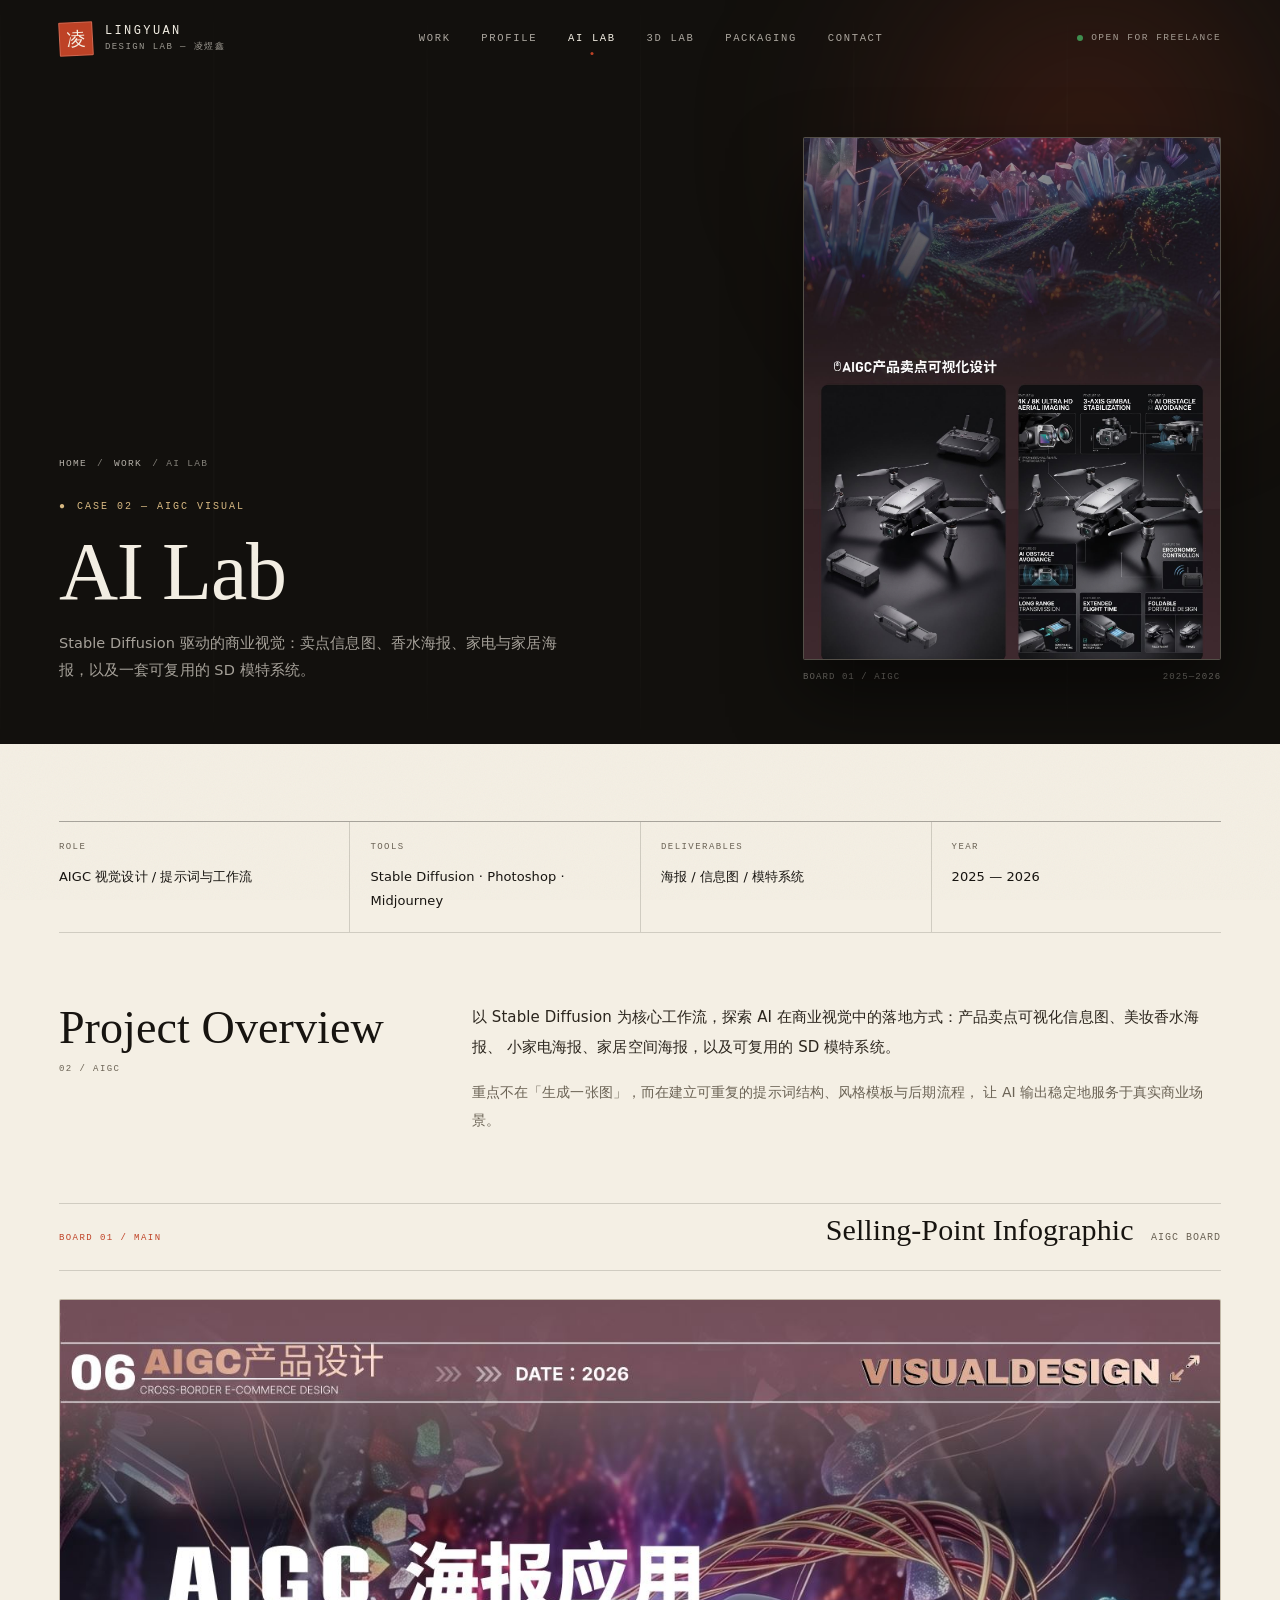
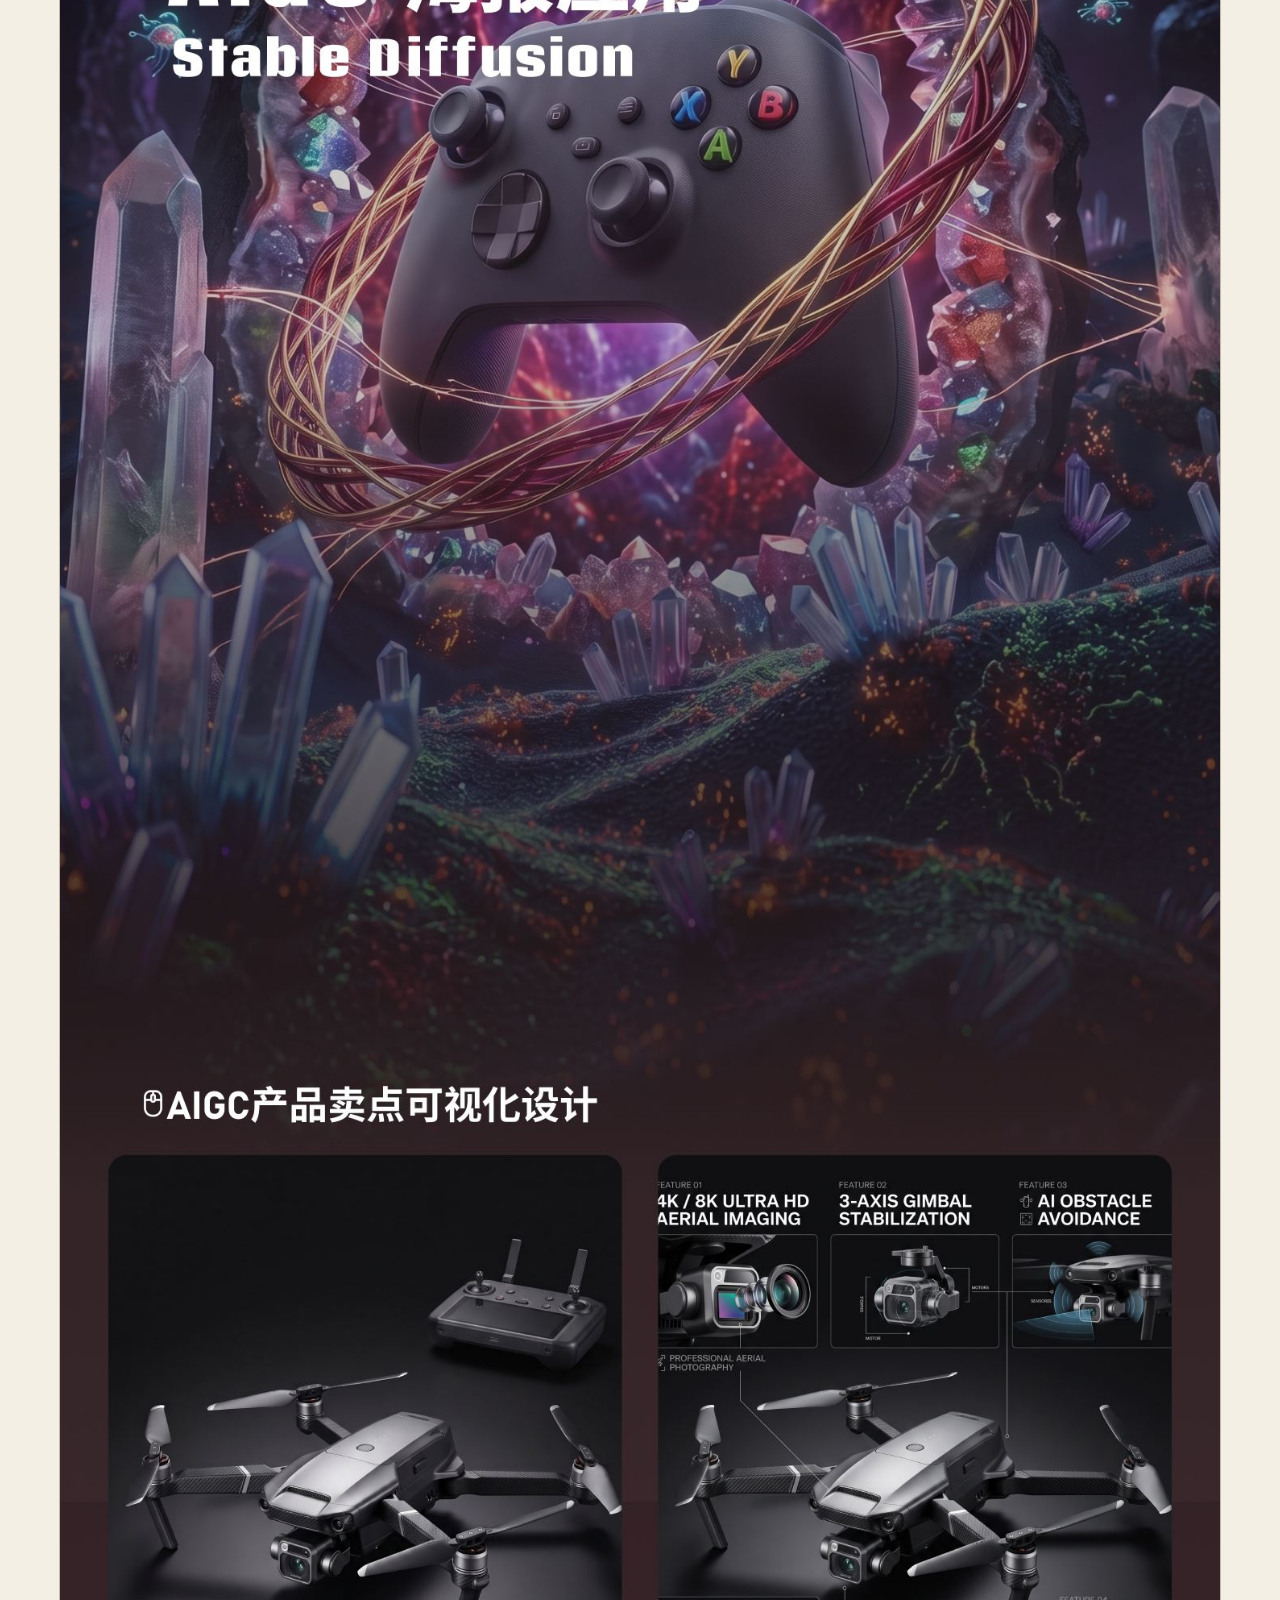
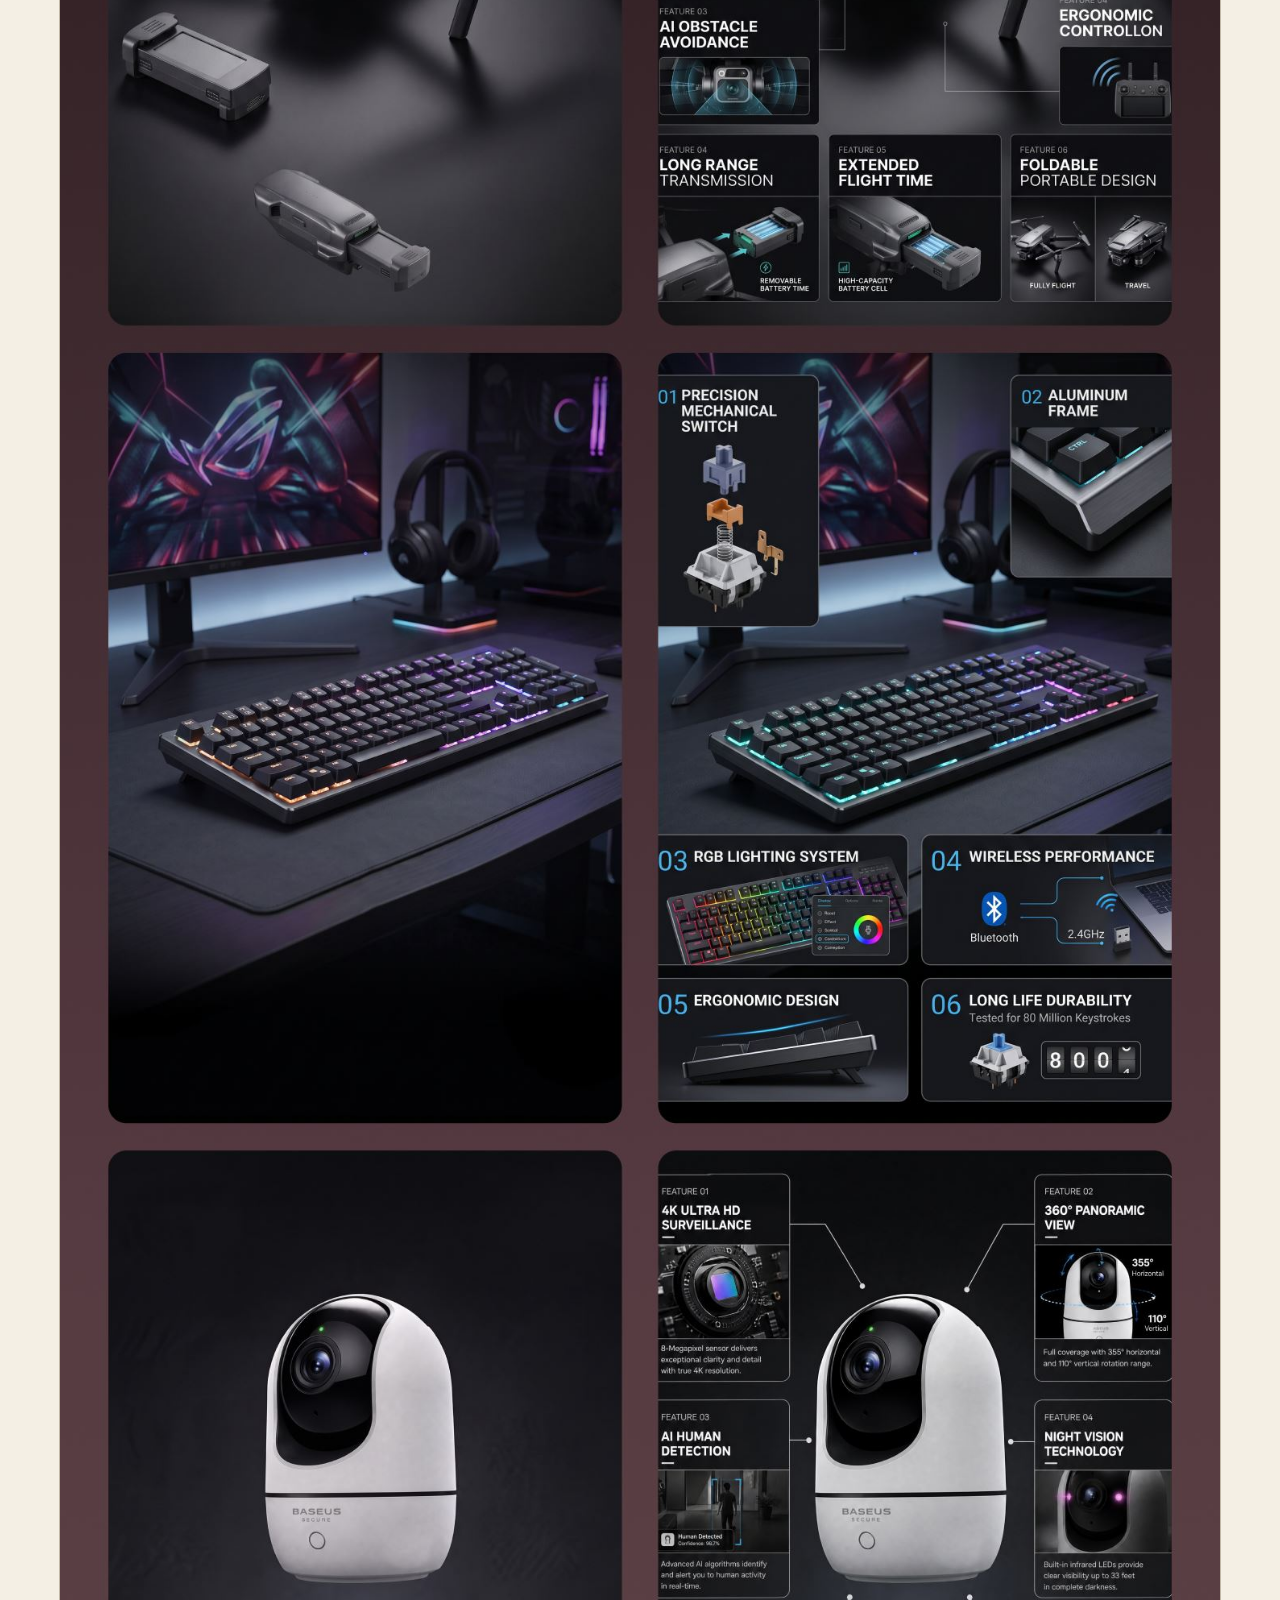
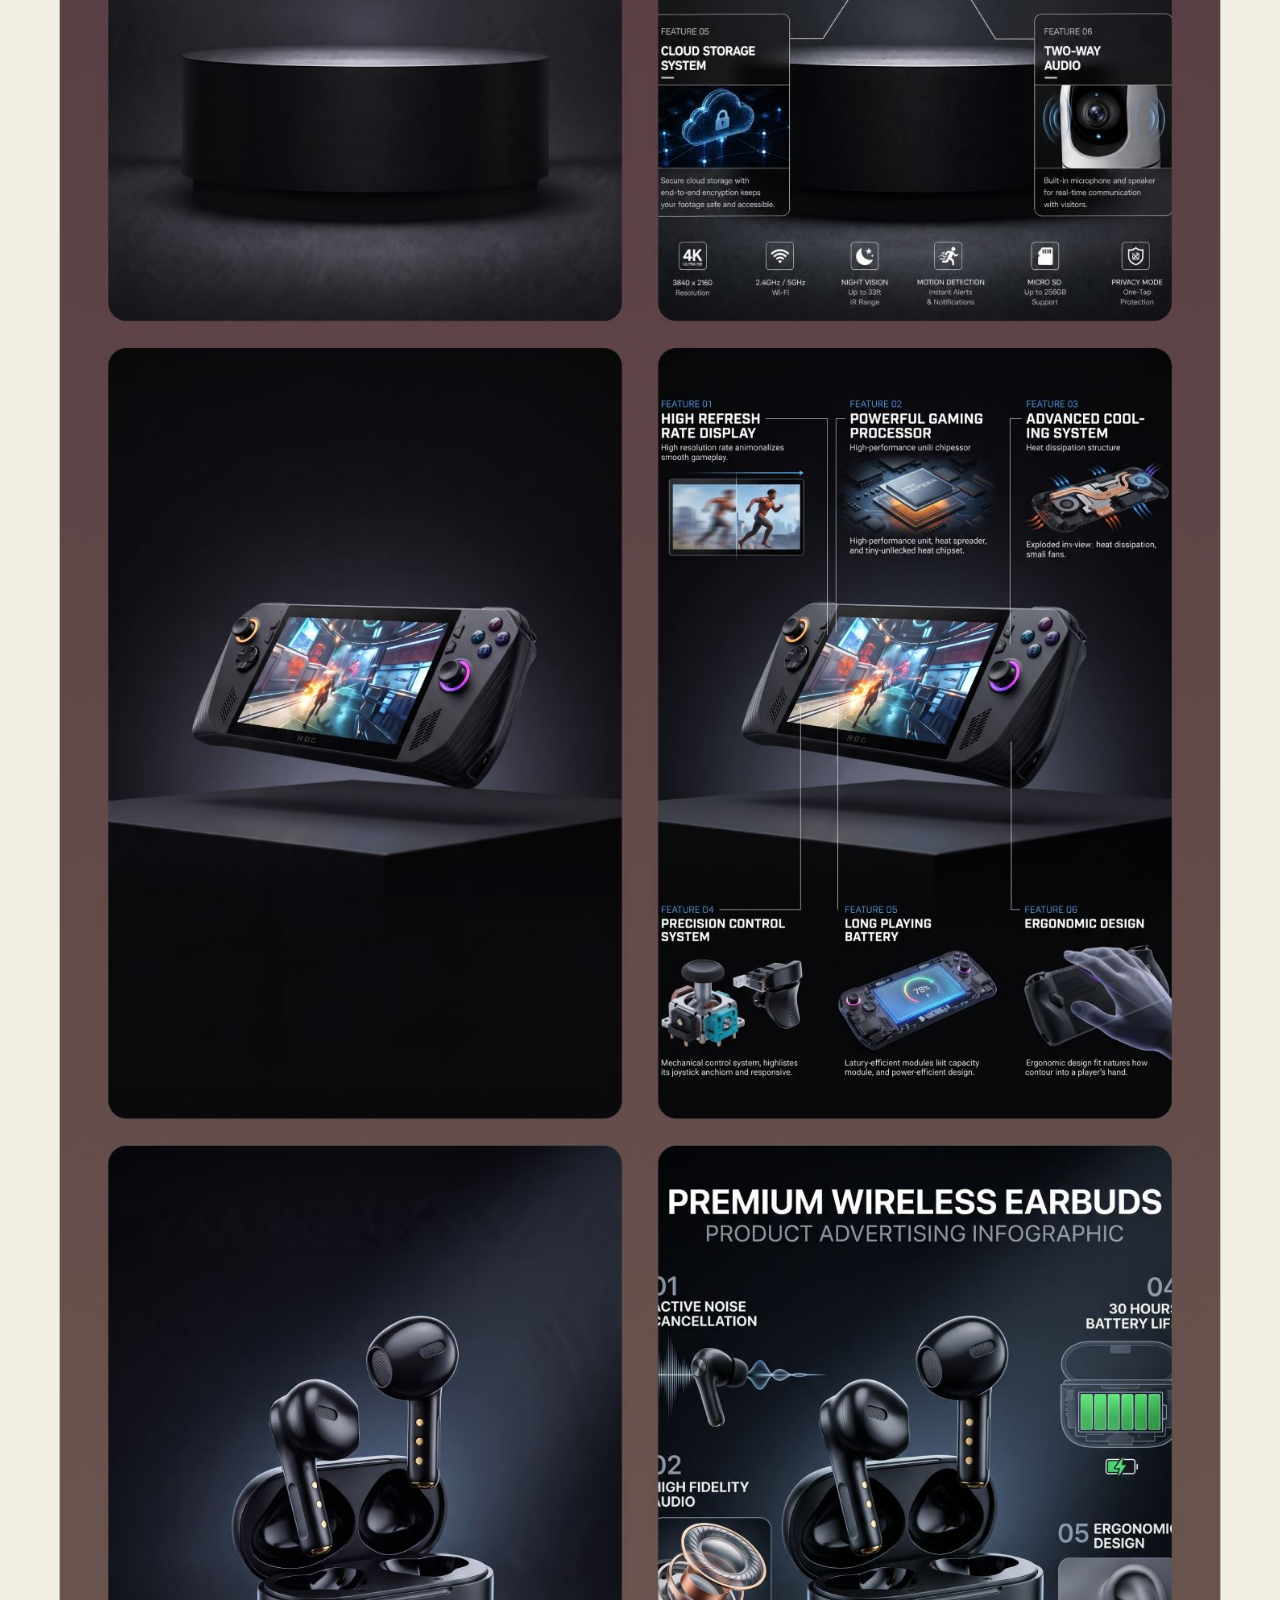
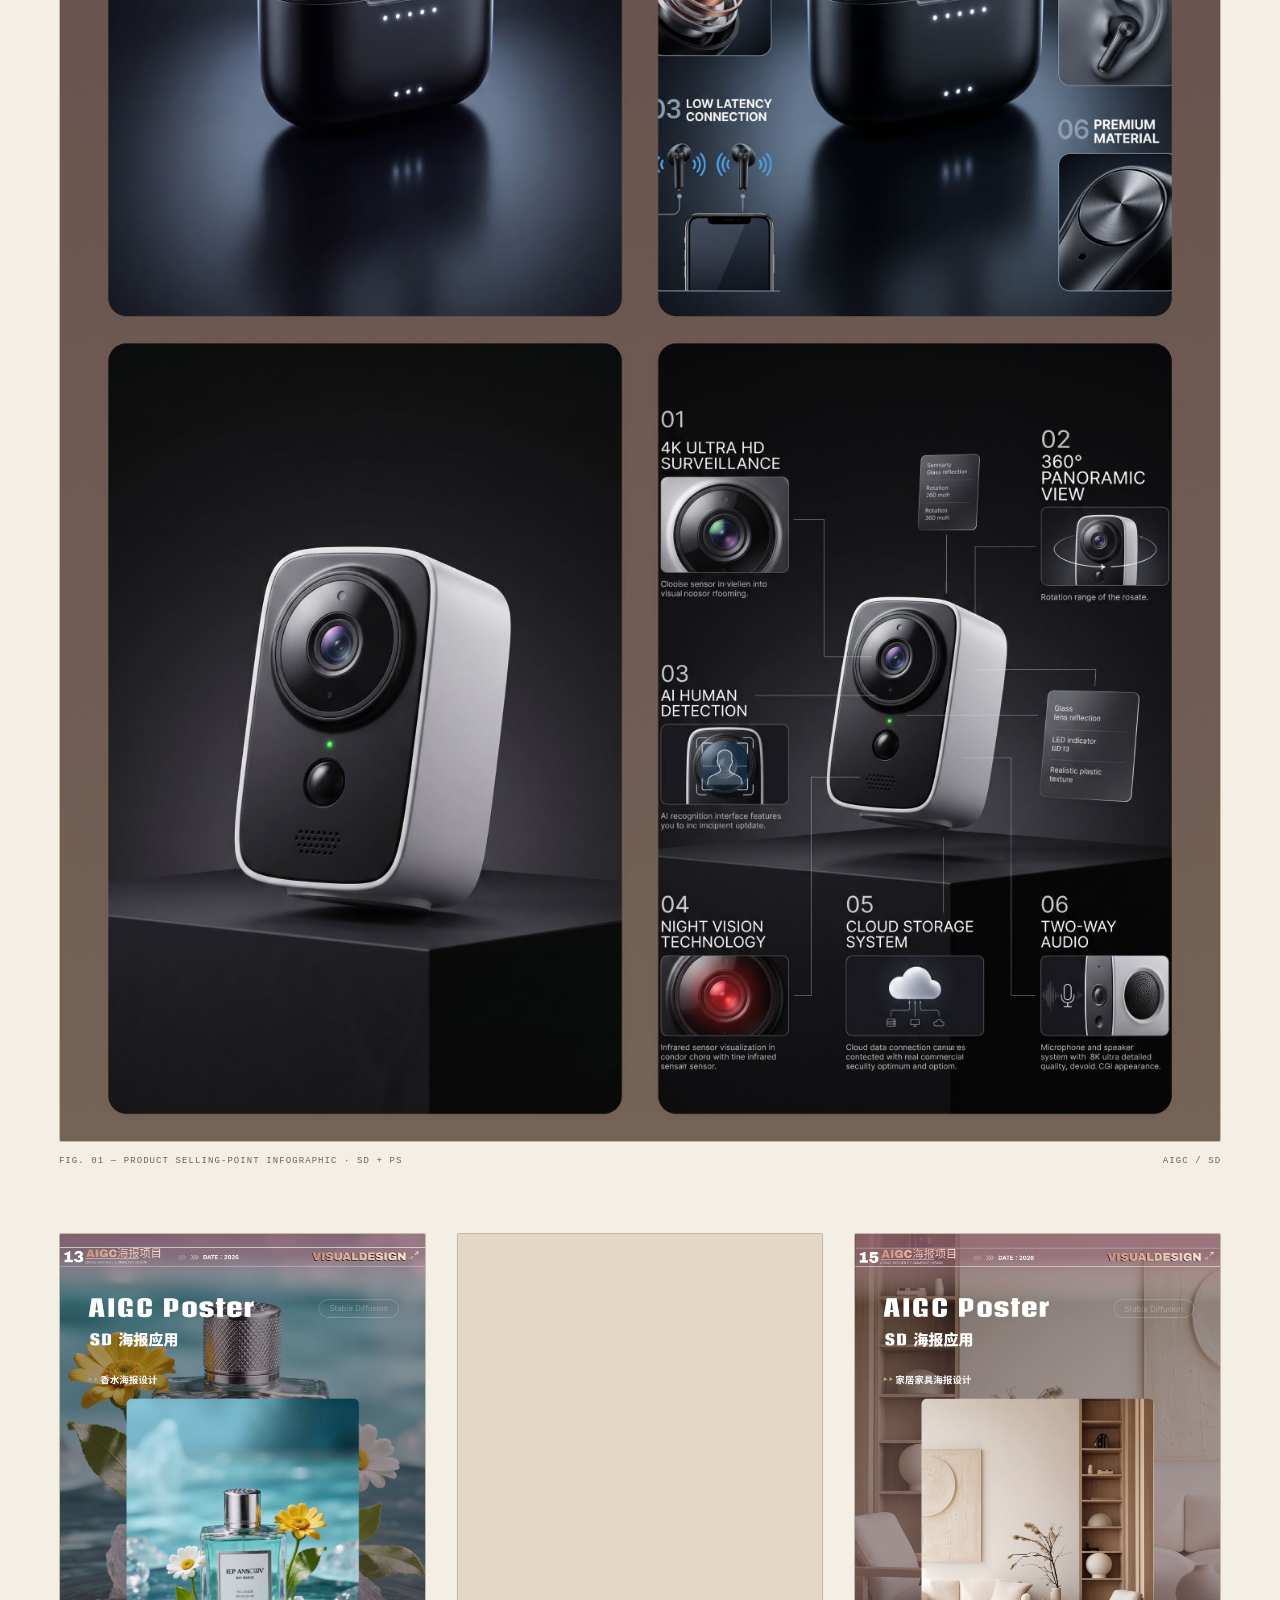
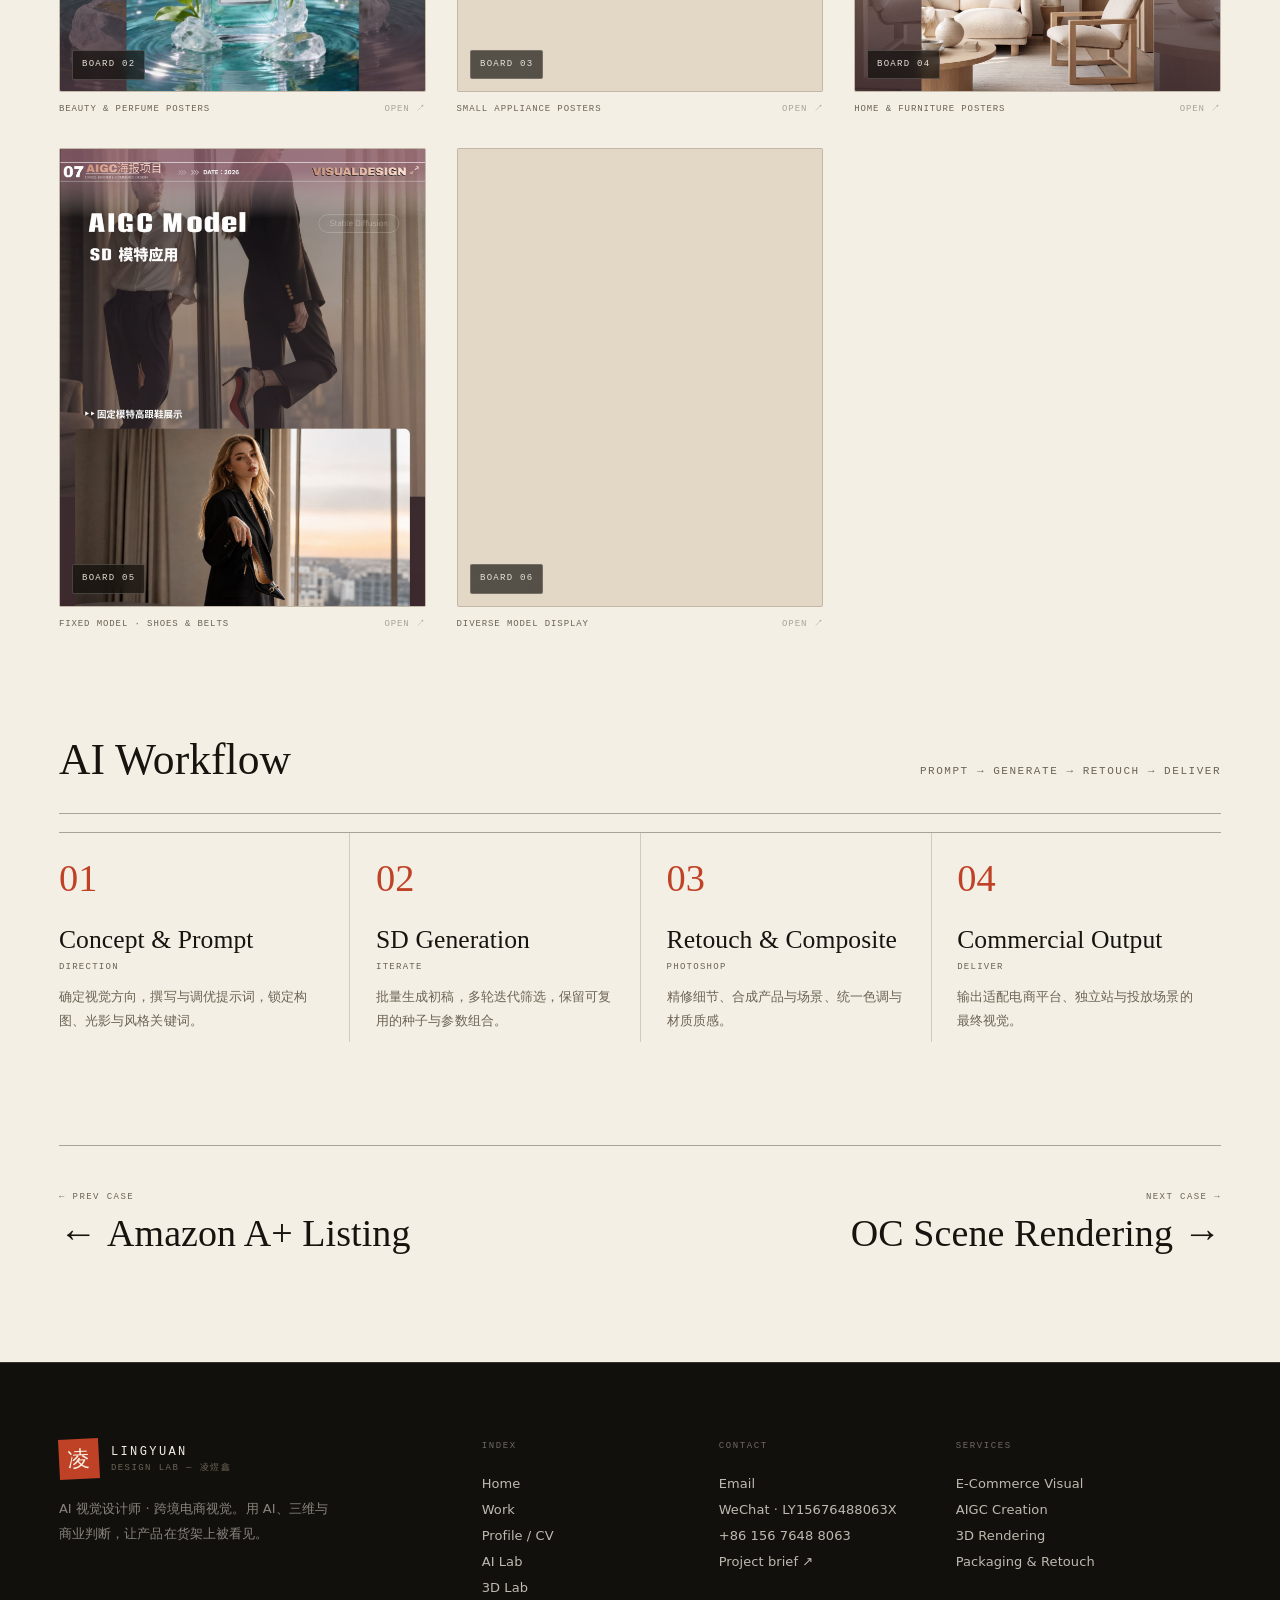
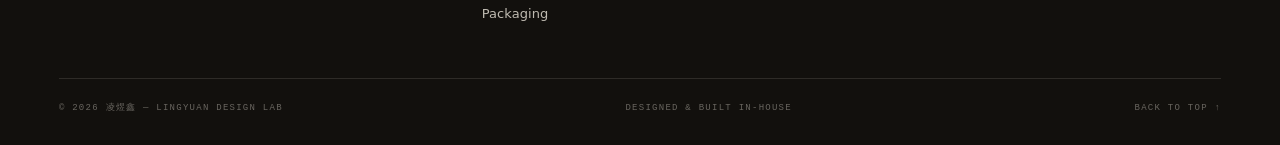
<file: pages/ai.html>
<!doctype html>
<html lang="zh-CN">
  <head>
    <meta charset="UTF-8" />
    <meta name="viewport" content="width=device-width, initial-scale=1.0" />
    <title>CASE 02 — AI Lab / AIGC 商业视觉 | LINGYUAN DESIGN LAB</title>
    <meta
      name="description"
      content="AIGC 视觉案例：Stable Diffusion 产品卖点信息图、美妆香水海报、小家电与家居空间海报，以及固定模特与多样化模特的 SD 模特系统。"
    />
    <meta name="theme-color" content="#12100d" />
    <link
      rel="icon"
      href="data:image/svg+xml,%3Csvg xmlns='http://www.w3.org/2000/svg' viewBox='0 0 64 64'%3E%3Crect width='64' height='64' rx='8' fill='%23bf4226'/%3E%3Cpath d='M22 17v27h21' fill='none' stroke='%23f8f1e4' stroke-width='5.5'/%3E%3C/svg%3E"
    />
    <link rel="stylesheet" href="../css/style.css" />
    <link rel="preconnect" href="https://miaoda.feishu.cn" crossorigin />
    <link rel="preconnect" href="https://sf3-scmcdn-cn.feishucdn.com" crossorigin />
    <link
      rel="stylesheet"
      href="https://miaoda.feishu.cn/fonts/css2?family=Instrument+Serif:ital@0;1&family=Manrope:wght@300;400;500;600&family=JetBrains+Mono:wght@400;500&family=Noto+Serif+SC:wght@300;400;500&family=Noto+Sans+SC:wght@300;400;500&display=swap"
    />
  </head>

  <body id="top" class="head-light">
    <a class="skip-link" href="#main">跳到主要内容</a>
    <div class="grain" aria-hidden="true"></div>
    <div class="progress" aria-hidden="true"><i></i></div>

    <header class="site-header">
      <a class="brand" href="../index.html" aria-label="LINGYUAN DESIGN LAB — 首页">
        <span class="brand-seal" aria-hidden="true">凌</span>
        <span class="brand-text"><b>LINGYUAN</b><i>DESIGN LAB — 凌煜鑫</i></span>
      </a>
      <nav class="nav" aria-label="主导航">
        <a href="projects.html" data-nav="projects">WORK</a>
        <a href="about.html" data-nav="about">PROFILE</a>
        <a href="ai.html" data-nav="ailab">AI LAB</a>
        <a href="render.html" data-nav="3dlab">3D LAB</a>
        <a href="packaging.html" data-nav="packaging">PACKAGING</a>
        <a href="contact.html" data-nav="contact">CONTACT</a>
      </nav>
      <div class="head-right">
        <span class="status"><span class="dot"></span> OPEN FOR FREELANCE</span>
        <button class="menu-btn" id="navToggle" aria-expanded="false" aria-controls="drawer" aria-label="打开菜单">
          <svg viewBox="0 0 24 24" fill="none" stroke="currentColor" stroke-width="1.4" aria-hidden="true"><path d="M3 7h18M3 12h18M3 17h18" /></svg>
        </button>
      </div>
    </header>

    <div class="drawer" id="drawer" aria-label="移动端导航">
      <div class="drawer-top">
        <a class="brand" href="../index.html">
          <span class="brand-seal" aria-hidden="true">凌</span>
          <span class="brand-text"><b>LINGYUAN</b><i>DESIGN LAB — 凌煜鑫</i></span>
        </a>
        <button class="drawer-close" id="drawerClose" aria-label="关闭菜单">
          <svg viewBox="0 0 24 24" fill="none" stroke="currentColor" stroke-width="1.4" aria-hidden="true"><path d="M6 6l12 12M18 6L6 18" /></svg>
        </button>
      </div>
      <nav class="drawer-nav" aria-label="移动端导航链接">
        <a href="../index.html" data-nav="home">HOME <span>01</span></a>
        <a href="projects.html" data-nav="projects">WORK <span>02</span></a>
        <a href="about.html" data-nav="about">PROFILE <span>03</span></a>
        <a href="ai.html" data-nav="ailab">AI LAB <span>04</span></a>
        <a href="render.html" data-nav="3dlab">3D LAB <span>05</span></a>
        <a href="packaging.html" data-nav="packaging">PACKAGING <span>06</span></a>
        <a href="contact.html" data-nav="contact">CONTACT <span>07</span></a>
      </nav>
      <div class="drawer-foot">
        <span>凌煜鑫 · AI Visual Designer</span>
        <a href="mailto:2946465217@qq.com">2946465217@qq.com</a>
      </div>
    </div>

    <main id="main">
      <section class="case-hero">
        <div class="hero-lines" aria-hidden="true"></div>
        <div class="hero-glow hero-glow--a" aria-hidden="true"></div>
        <div class="wrap case-inner">
          <div class="case-head">
            <p class="crumb"><a href="../index.html">HOME</a> / <a href="projects.html">WORK</a> / AI LAB</p>
            <p class="case-kicker"><span aria-hidden="true">●</span> CASE 02 — AIGC VISUAL</p>
            <h1 class="case-title">AI Lab</h1>
            <p class="case-sub">
              Stable Diffusion 驱动的商业视觉：卖点信息图、香水海报、家电与家居海报，以及一套可复用的 SD 模特系统。
            </p>
          </div>
          <figure class="case-figure reveal">
            <div class="frame">
              <img
                src="../assets/images/web/08.jpg"
                alt="AIGC 产品卖点可视化信息图设计板"
                width="1440"
                height="7746"
                loading="eager"
                decoding="async"
              />
            </div>
            <figcaption><span>BOARD 01 / AIGC</span><span>2025—2026</span></figcaption>
          </figure>
        </div>
      </section>

      <section class="wrap case-body">
        <dl class="case-meta reveal">
          <div><dt>Role</dt><dd>AIGC 视觉设计 / 提示词与工作流</dd></div>
          <div><dt>Tools</dt><dd>Stable Diffusion · Photoshop · Midjourney</dd></div>
          <div><dt>Deliverables</dt><dd>海报 / 信息图 / 模特系统</dd></div>
          <div><dt>Year</dt><dd>2025 — 2026</dd></div>
        </dl>

        <div class="case-intro reveal">
          <h2>Project Overview <em>02 / AIGC</em></h2>
          <div>
            <p>
              以 Stable Diffusion 为核心工作流，探索 AI 在商业视觉中的落地方式：产品卖点可视化信息图、美妆香水海报、
              小家电海报、家居空间海报，以及可复用的 SD 模特系统。
            </p>
            <p>
              重点不在「生成一张图」，而在建立可重复的提示词结构、风格模板与后期流程，
              让 AI 输出稳定地服务于真实商业场景。
            </p>
          </div>
        </div>

        <figure class="board reveal">
          <div class="board-head">
            <span class="board-label">BOARD 01 / MAIN</span>
            <h2 class="board-title">Selling-Point Infographic <em>AIGC BOARD</em></h2>
          </div>
          <div class="board-frame">
            <img
              src="../assets/images/web/08.jpg"
              alt="AIGC 产品卖点可视化信息图完整设计板"
              width="1440"
              height="7746"
              loading="lazy"
              decoding="async"
            />
          </div>
          <figcaption class="board-caption">
            <span>FIG. 01 — PRODUCT SELLING-POINT INFOGRAPHIC · SD + PS</span>
            <span>AIGC / SD</span>
          </figcaption>
        </figure>

        <div class="board-grid board-grid--three" style="margin-top: clamp(40px, 5vw, 72px)">
          <figure class="board-item reveal">
            <a class="work-media" href="../assets/images/web/15.jpg" aria-label="放大查看美妆香水海报设计板">
              <img src="../assets/images/web/15.jpg" alt="AI 美妆与香水海报：LAMER、卡茜蔻、FPSA" width="1440" height="5877" loading="lazy" decoding="async" />
              <span class="work-badge">BOARD 02</span>
            </a>
            <figcaption><span>BEAUTY &amp; PERFUME POSTERS</span><span>OPEN ↗</span></figcaption>
          </figure>
          <figure class="board-item reveal d1">
            <a class="work-media" href="../assets/images/web/16.jpg" aria-label="放大查看小家电海报设计板">
              <img src="../assets/images/web/16.jpg" alt="AI 小家电海报：耳机、吹风机、音箱、筋膜枪" width="1440" height="5764" loading="lazy" decoding="async" />
              <span class="work-badge">BOARD 03</span>
            </a>
            <figcaption><span>SMALL APPLIANCE POSTERS</span><span>OPEN ↗</span></figcaption>
          </figure>
          <figure class="board-item reveal d2">
            <a class="work-media" href="../assets/images/web/17.jpg" aria-label="放大查看家居空间海报设计板">
              <img src="../assets/images/web/17.jpg" alt="AI 家居空间海报：客厅、厨房、电竞房、书房" width="1440" height="5545" loading="lazy" decoding="async" />
              <span class="work-badge">BOARD 04</span>
            </a>
            <figcaption><span>HOME &amp; FURNITURE POSTERS</span><span>OPEN ↗</span></figcaption>
          </figure>
          <figure class="board-item reveal" id="model">
            <a class="work-media" href="../assets/images/web/09.jpg" aria-label="放大查看固定模特设计板">
              <img src="../assets/images/web/09.jpg" alt="SD 固定模特展示高跟鞋、皮鞋与腰带" width="1440" height="8181" loading="lazy" decoding="async" />
              <span class="work-badge">BOARD 05</span>
            </a>
            <figcaption><span>FIXED MODEL · SHOES &amp; BELTS</span><span>OPEN ↗</span></figcaption>
          </figure>
          <figure class="board-item reveal d1">
            <a class="work-media" href="../assets/images/web/10.jpg" aria-label="放大查看多样化模特设计板">
              <img src="../assets/images/web/10.jpg" alt="SD 多样化模特与产品、道具展示" width="1440" height="8175" loading="lazy" decoding="async" />
              <span class="work-badge">BOARD 06</span>
            </a>
            <figcaption><span>DIVERSE MODEL DISPLAY</span><span>OPEN ↗</span></figcaption>
          </figure>
        </div>

        <div class="process-block reveal" id="workflow">
          <div class="process-title">
            <h2>AI Workflow</h2>
            <p class="mono">PROMPT → GENERATE → RETOUCH → DELIVER</p>
          </div>
          <ol class="steps steps--case">
            <li class="step">
              <span class="step-no">01</span>
              <h3 class="step-title">Concept &amp; Prompt <em>DIRECTION</em></h3>
              <p class="step-text">确定视觉方向，撰写与调优提示词，锁定构图、光影与风格关键词。</p>
            </li>
            <li class="step">
              <span class="step-no">02</span>
              <h3 class="step-title">SD Generation <em>ITERATE</em></h3>
              <p class="step-text">批量生成初稿，多轮迭代筛选，保留可复用的种子与参数组合。</p>
            </li>
            <li class="step">
              <span class="step-no">03</span>
              <h3 class="step-title">Retouch &amp; Composite <em>PHOTOSHOP</em></h3>
              <p class="step-text">精修细节、合成产品与场景、统一色调与材质质感。</p>
            </li>
            <li class="step">
              <span class="step-no">04</span>
              <h3 class="step-title">Commercial Output <em>DELIVER</em></h3>
              <p class="step-text">输出适配电商平台、独立站与投放场景的最终视觉。</p>
            </li>
          </ol>
        </div>

        <nav class="pager" aria-label="案例翻页">
          <a href="amazon.html">
            <span class="pager-label">← PREV CASE</span>
            <span class="pager-title"><span aria-hidden="true">←</span> Amazon A+ Listing</span>
          </a>
          <a href="render.html">
            <span class="pager-label">NEXT CASE →</span>
            <span class="pager-title">OC Scene Rendering <span aria-hidden="true">→</span></span>
          </a>
        </nav>
      </section>
    </main>

    <footer class="site-footer">
      <div class="wrap">
        <div class="foot-grid">
          <div class="foot-brand">
            <a class="brand" href="../index.html">
              <span class="foot-seal" aria-hidden="true">凌</span>
              <span class="brand-text"><b>LINGYUAN</b><i>DESIGN LAB — 凌煜鑫</i></span>
            </a>
            <p>AI 视觉设计师 · 跨境电商视觉。用 AI、三维与商业判断，让产品在货架上被看见。</p>
          </div>
          <div class="foot-col">
            <h4>Index</h4>
            <a href="../index.html">Home</a>
            <a href="projects.html">Work</a>
            <a href="about.html">Profile / CV</a>
            <a href="ai.html">AI Lab</a>
            <a href="render.html">3D Lab</a>
            <a href="packaging.html">Packaging</a>
          </div>
          <div class="foot-col">
            <h4>Contact</h4>
            <a href="mailto:2946465217@qq.com">Email</a>
            <p>WeChat · LY15676488063X</p>
            <p>+86 156 7648 8063</p>
            <a href="contact.html">Project brief ↗</a>
          </div>          <div class="foot-col">
            <h4>Services</h4>
            <p>E-Commerce Visual</p>
            <p>AIGC Creation</p>
            <p>3D Rendering</p>
            <p>Packaging &amp; Retouch</p>
          </div>
        </div>
        <div class="foot-bottom">
          <span>© <span data-year>2026</span> 凌煜鑫 — LINGYUAN DESIGN LAB</span>
          <span>DESIGNED &amp; BUILT IN-HOUSE</span>
          <a href="#top">BACK TO TOP ↑</a>
        </div>
      </div>
    </footer>

    <script src="../js/main.js"></script>
  </body>
</html>
</file>
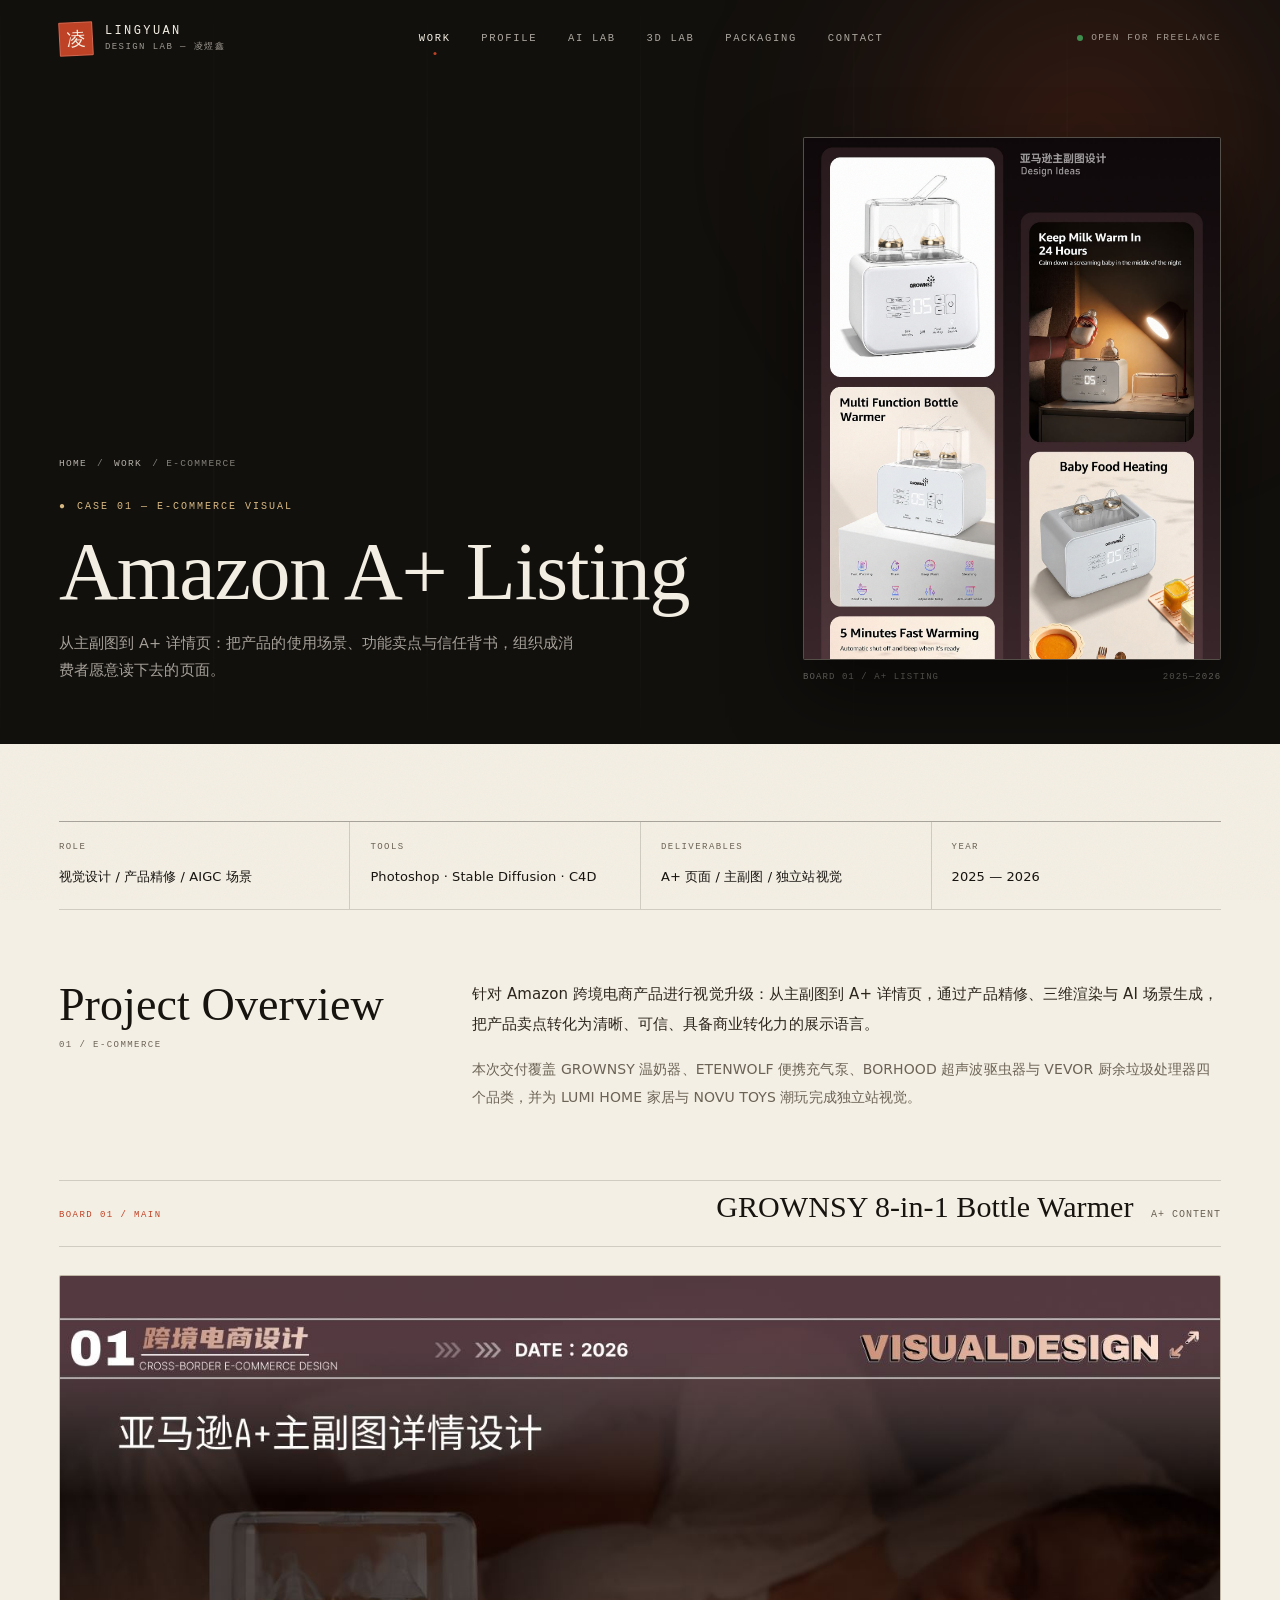
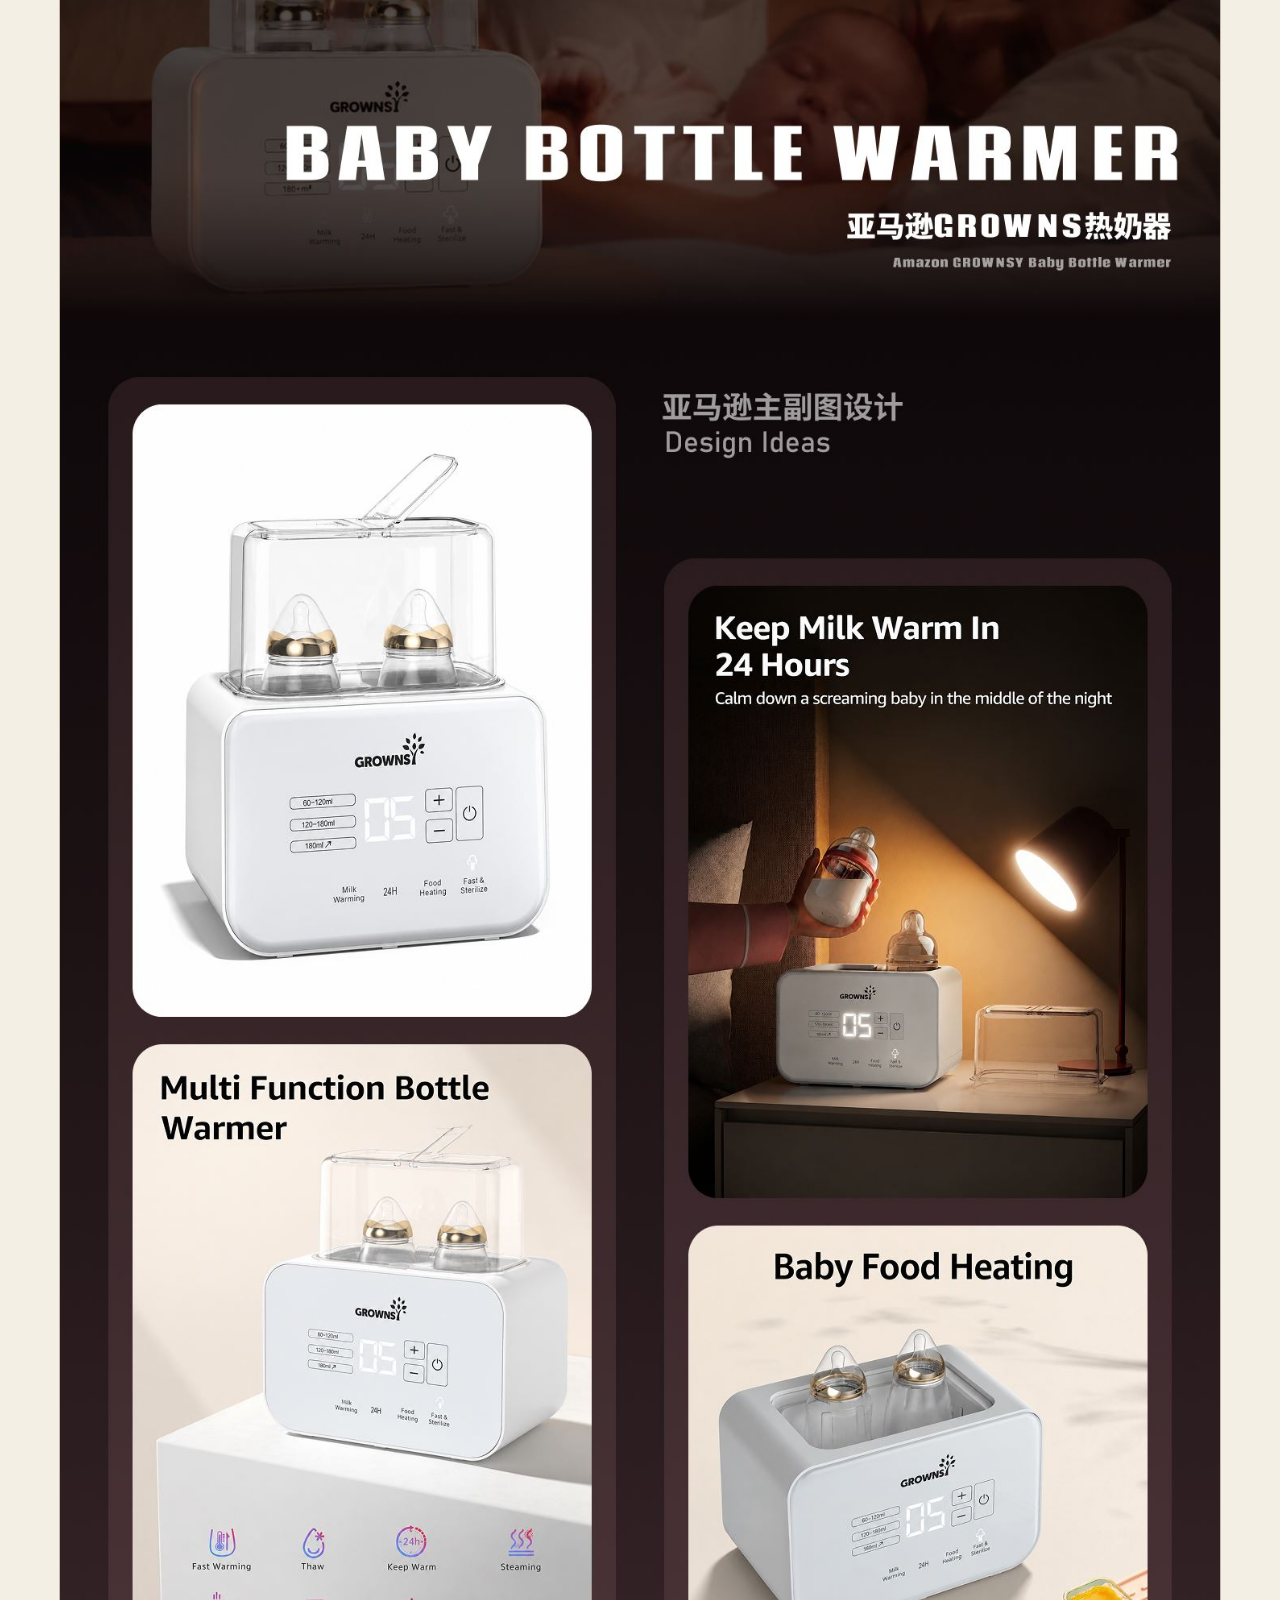
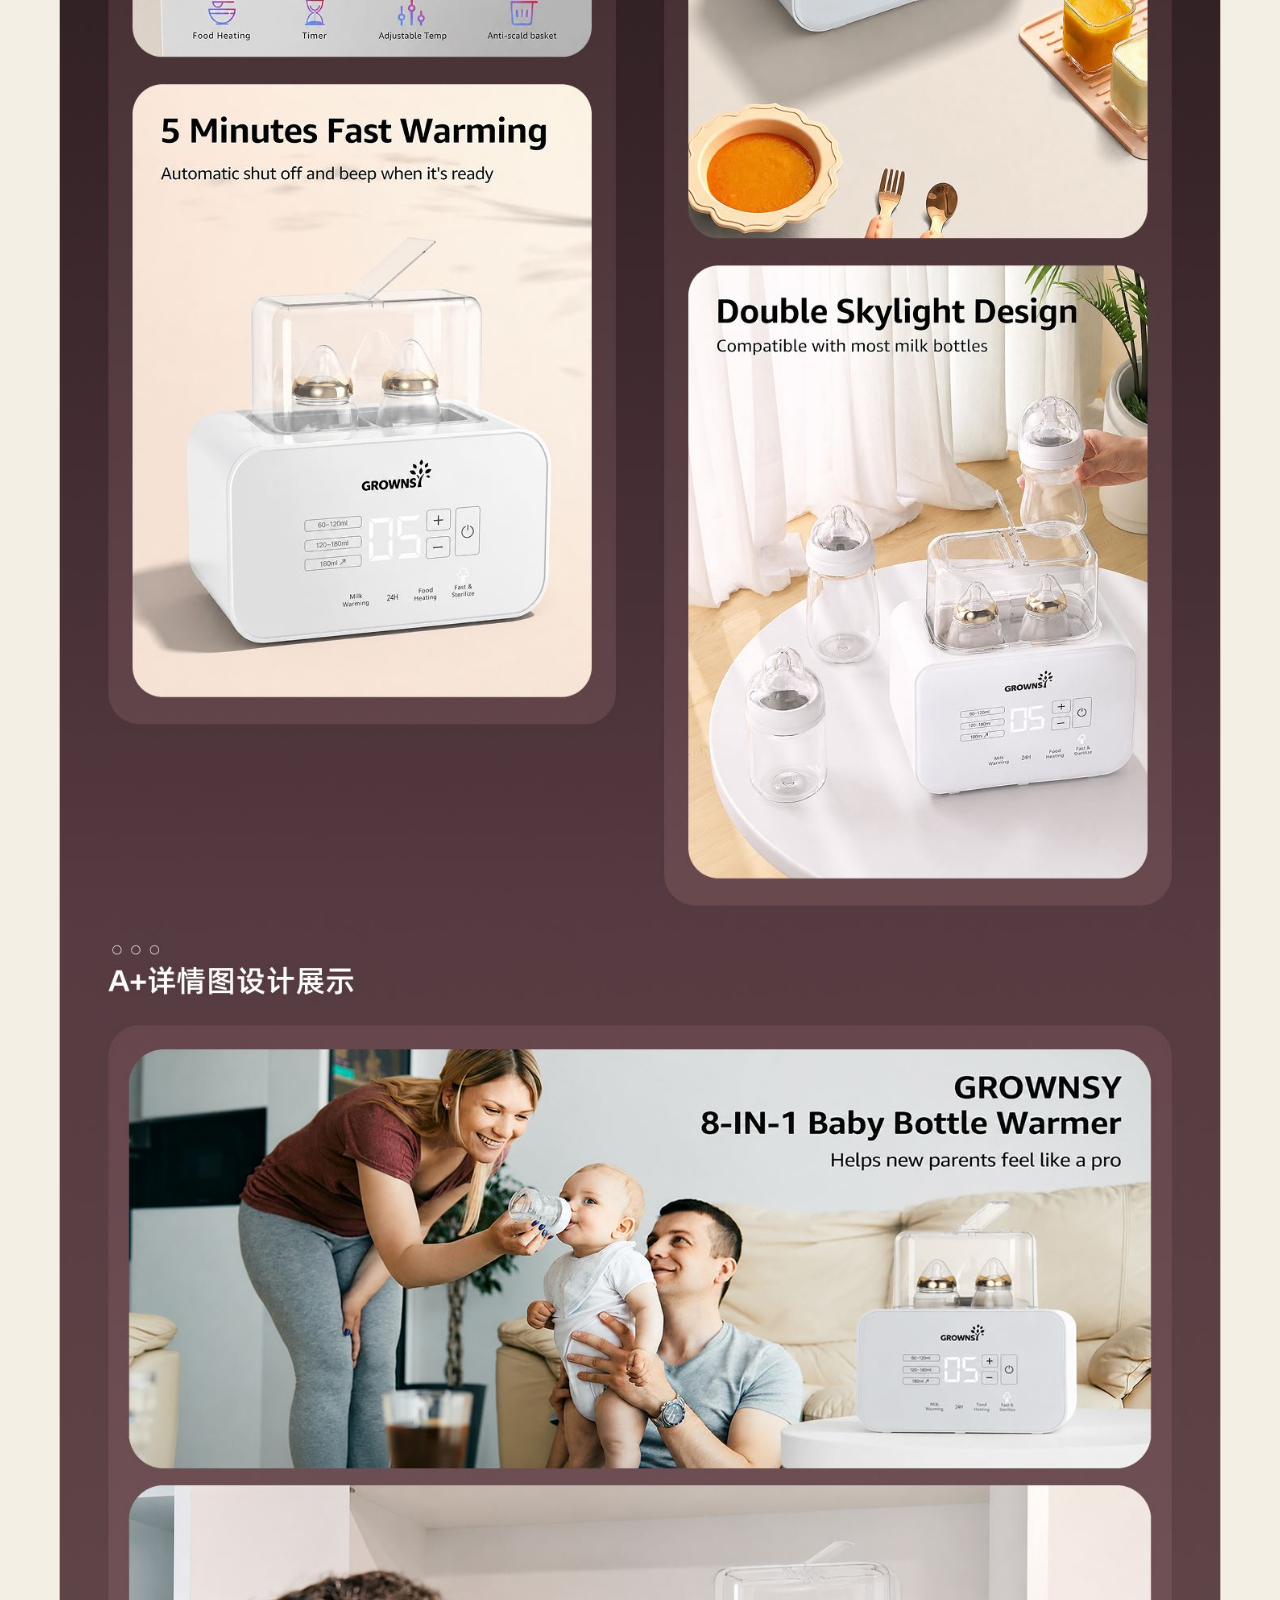
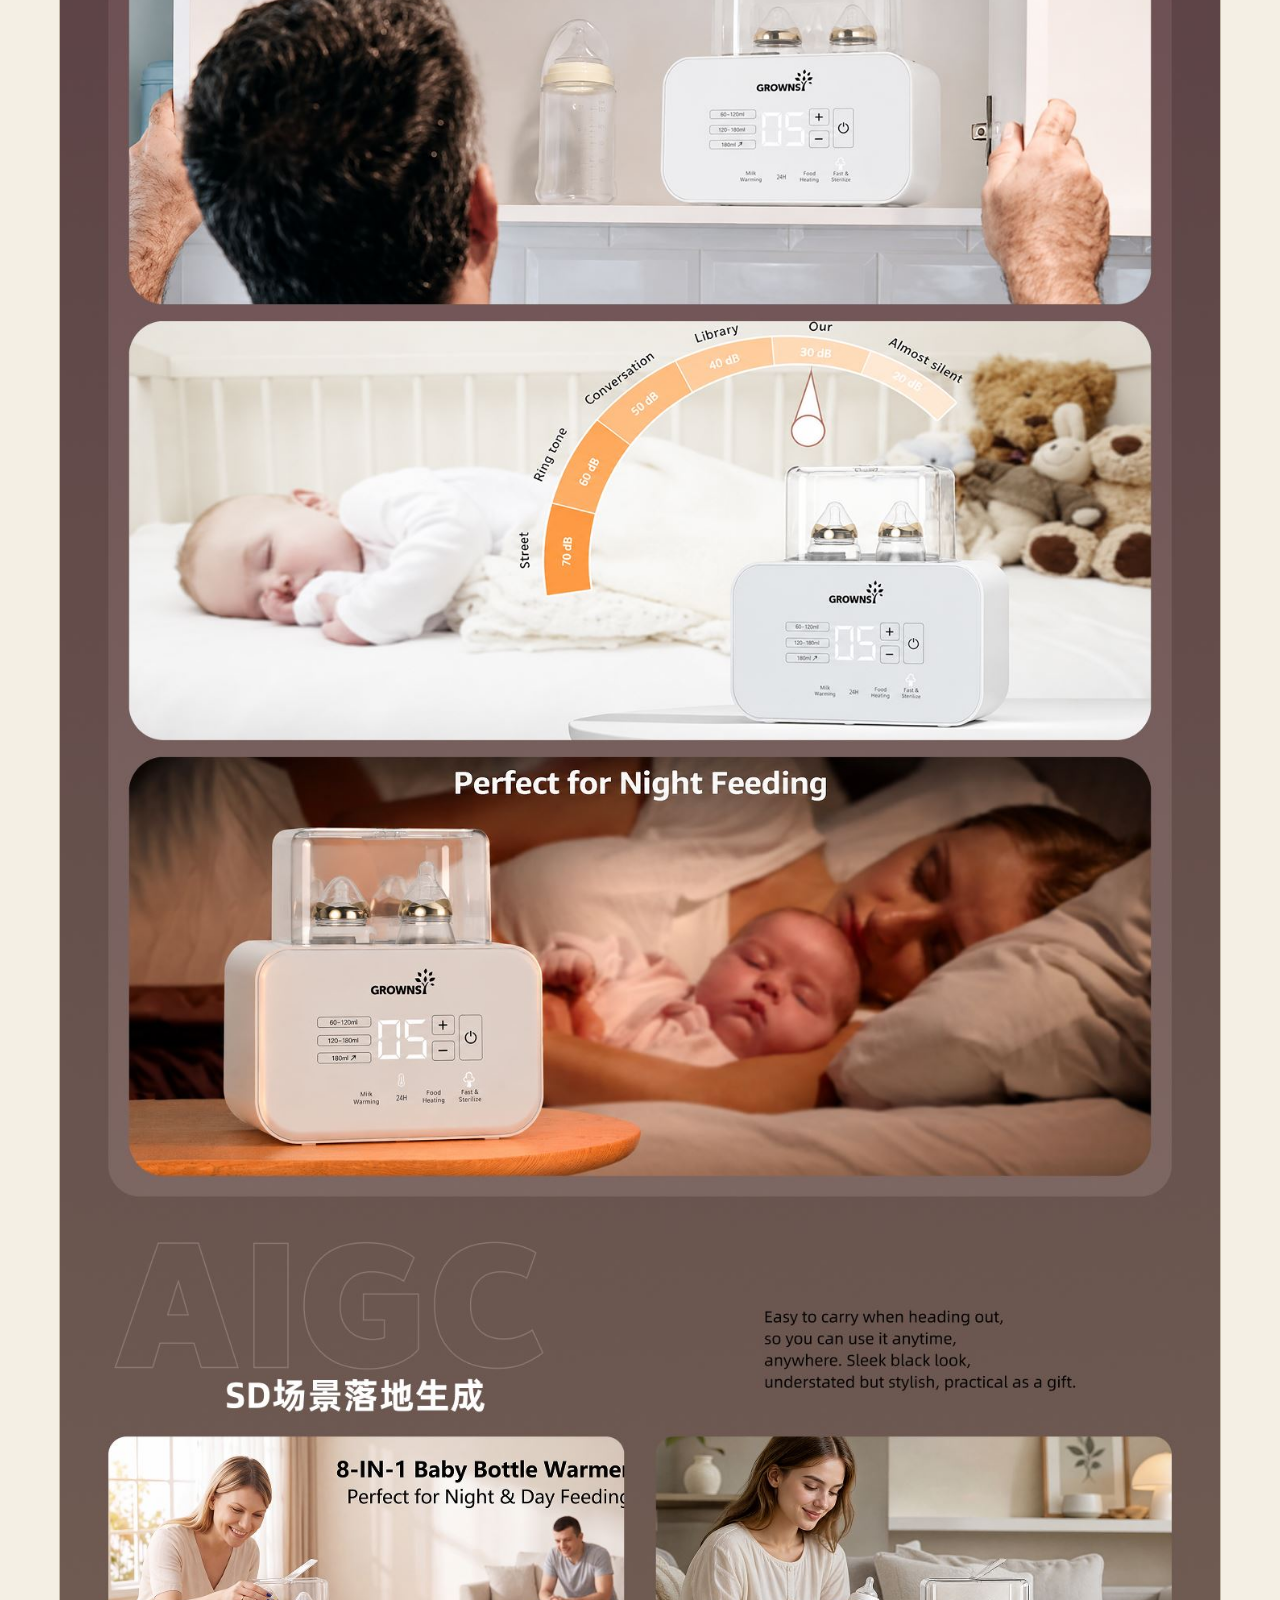
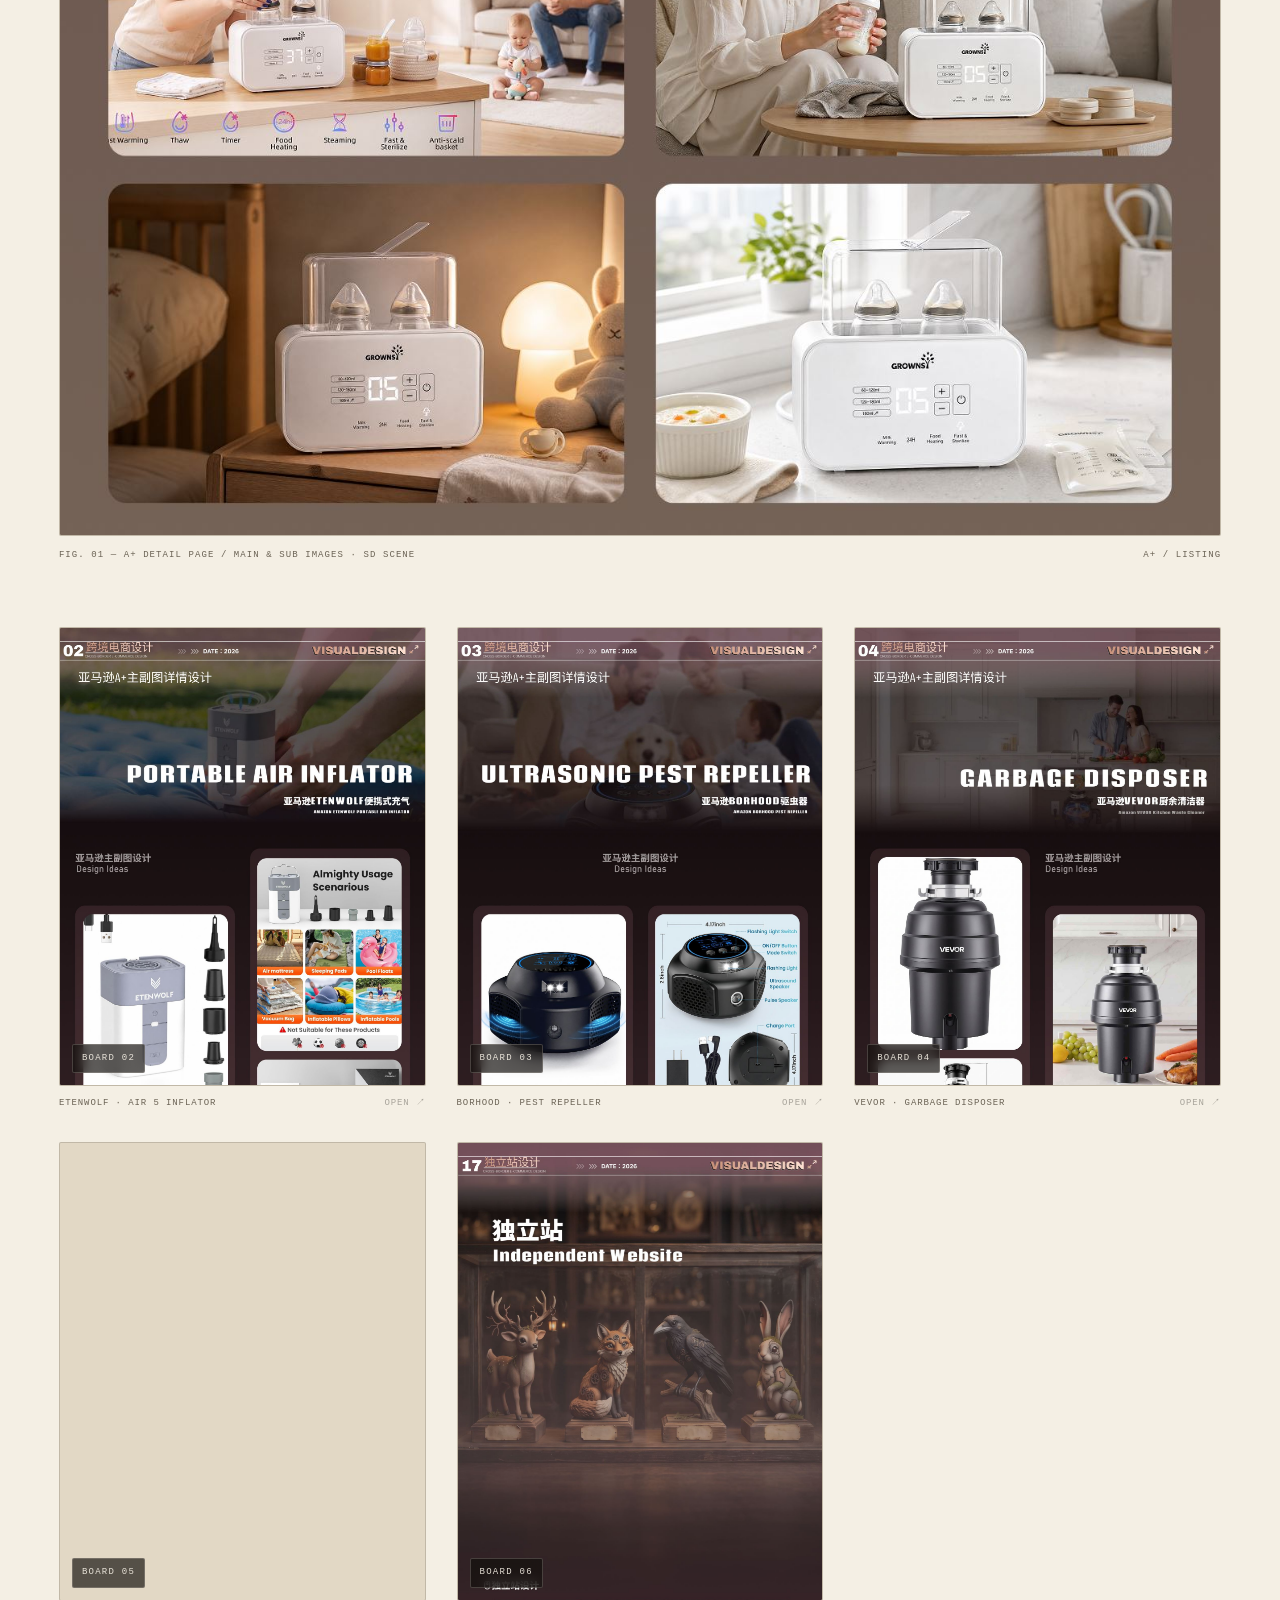
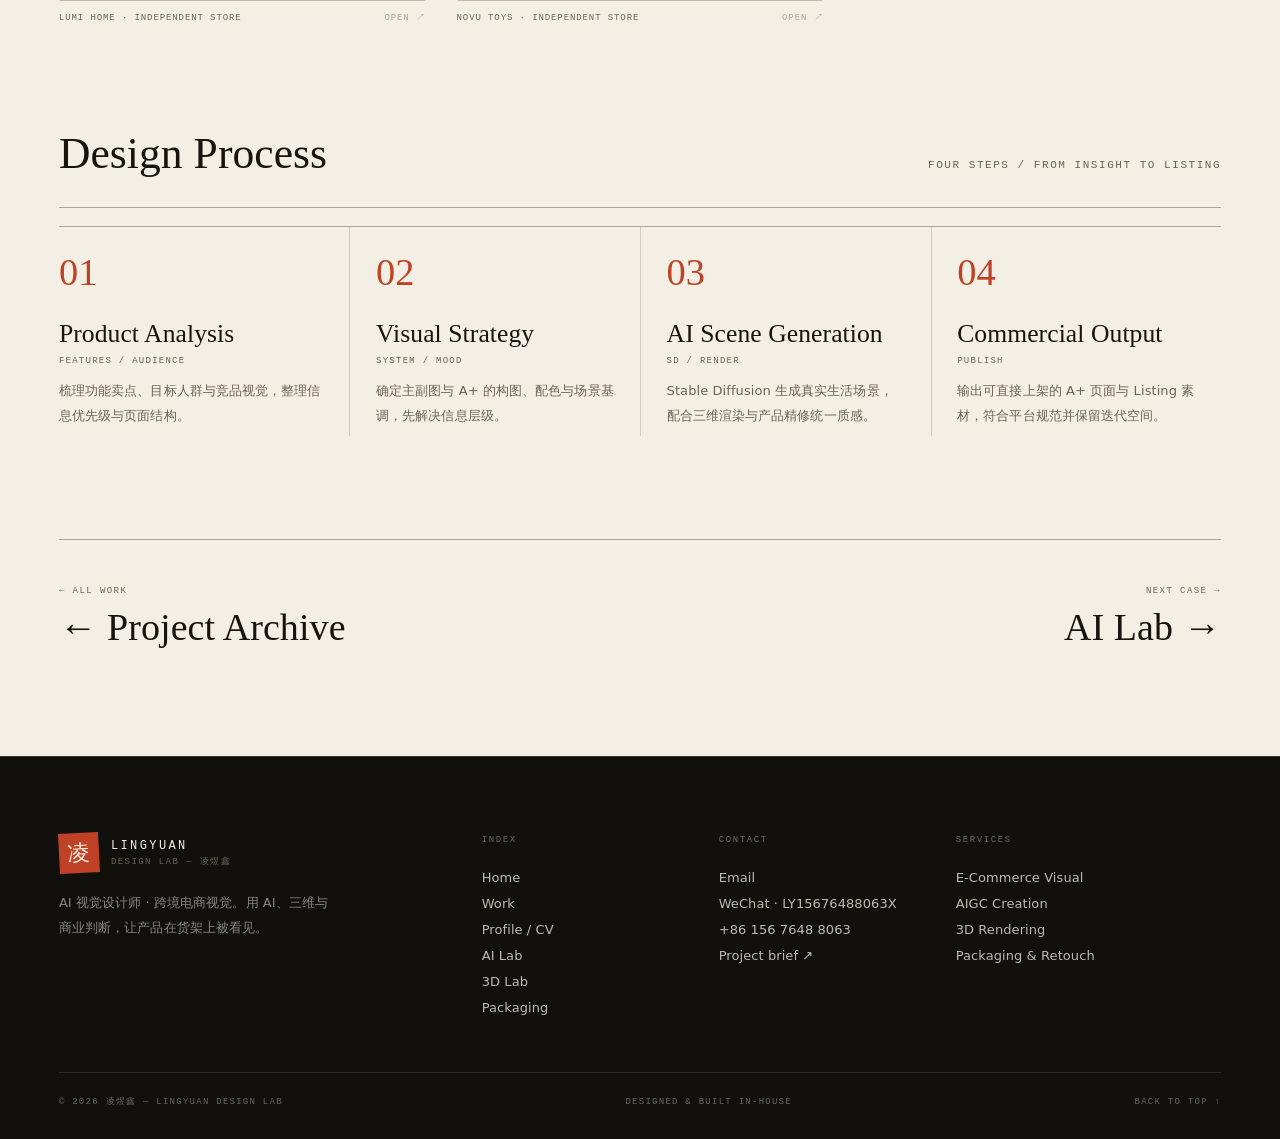
<file: pages/amazon.html>
<!doctype html>
<html lang="zh-CN">
  <head>
    <meta charset="UTF-8" />
    <meta name="viewport" content="width=device-width, initial-scale=1.0" />
    <title>CASE 01 — Amazon A+ Listing / 电商视觉 | LINGYUAN DESIGN LAB</title>
    <meta
      name="description"
      content="Amazon A+ Listing 案例：GROWNSY 温奶器、ETENWOLF 充气泵、BORHOOD 驱虫器、VEVOR 垃圾处理器的主副图与 A+ 详情页设计，以及 LUMI HOME / NOVU TOYS 独立站视觉。"
    />
    <meta name="theme-color" content="#12100d" />
    <link
      rel="icon"
      href="data:image/svg+xml,%3Csvg xmlns='http://www.w3.org/2000/svg' viewBox='0 0 64 64'%3E%3Crect width='64' height='64' rx='8' fill='%23bf4226'/%3E%3Cpath d='M22 17v27h21' fill='none' stroke='%23f8f1e4' stroke-width='5.5'/%3E%3C/svg%3E"
    />
    <link rel="stylesheet" href="../css/style.css" />
    <link rel="preconnect" href="https://miaoda.feishu.cn" crossorigin />
    <link rel="preconnect" href="https://sf3-scmcdn-cn.feishucdn.com" crossorigin />
    <link
      rel="stylesheet"
      href="https://miaoda.feishu.cn/fonts/css2?family=Instrument+Serif:ital@0;1&family=Manrope:wght@300;400;500;600&family=JetBrains+Mono:wght@400;500&family=Noto+Serif+SC:wght@300;400;500&family=Noto+Sans+SC:wght@300;400;500&display=swap"
    />
  </head>

  <body id="top" class="head-light">
    <a class="skip-link" href="#main">跳到主要内容</a>
    <div class="grain" aria-hidden="true"></div>
    <div class="progress" aria-hidden="true"><i></i></div>

    <header class="site-header">
      <a class="brand" href="../index.html" aria-label="LINGYUAN DESIGN LAB — 首页">
        <span class="brand-seal" aria-hidden="true">凌</span>
        <span class="brand-text"><b>LINGYUAN</b><i>DESIGN LAB — 凌煜鑫</i></span>
      </a>
      <nav class="nav" aria-label="主导航">
        <a href="projects.html" data-nav="projects">WORK</a>
        <a href="about.html" data-nav="about">PROFILE</a>
        <a href="ai.html" data-nav="ailab">AI LAB</a>
        <a href="render.html" data-nav="3dlab">3D LAB</a>
        <a href="packaging.html" data-nav="packaging">PACKAGING</a>
        <a href="contact.html" data-nav="contact">CONTACT</a>
      </nav>
      <div class="head-right">
        <span class="status"><span class="dot"></span> OPEN FOR FREELANCE</span>
        <button class="menu-btn" id="navToggle" aria-expanded="false" aria-controls="drawer" aria-label="打开菜单">
          <svg viewBox="0 0 24 24" fill="none" stroke="currentColor" stroke-width="1.4" aria-hidden="true"><path d="M3 7h18M3 12h18M3 17h18" /></svg>
        </button>
      </div>
    </header>

    <div class="drawer" id="drawer" aria-label="移动端导航">
      <div class="drawer-top">
        <a class="brand" href="../index.html">
          <span class="brand-seal" aria-hidden="true">凌</span>
          <span class="brand-text"><b>LINGYUAN</b><i>DESIGN LAB — 凌煜鑫</i></span>
        </a>
        <button class="drawer-close" id="drawerClose" aria-label="关闭菜单">
          <svg viewBox="0 0 24 24" fill="none" stroke="currentColor" stroke-width="1.4" aria-hidden="true"><path d="M6 6l12 12M18 6L6 18" /></svg>
        </button>
      </div>
      <nav class="drawer-nav" aria-label="移动端导航链接">
        <a href="../index.html" data-nav="home">HOME <span>01</span></a>
        <a href="projects.html" data-nav="projects">WORK <span>02</span></a>
        <a href="about.html" data-nav="about">PROFILE <span>03</span></a>
        <a href="ai.html" data-nav="ailab">AI LAB <span>04</span></a>
        <a href="render.html" data-nav="3dlab">3D LAB <span>05</span></a>
        <a href="packaging.html" data-nav="packaging">PACKAGING <span>06</span></a>
        <a href="contact.html" data-nav="contact">CONTACT <span>07</span></a>
      </nav>
      <div class="drawer-foot">
        <span>凌煜鑫 · AI Visual Designer</span>
        <a href="mailto:2946465217@qq.com">2946465217@qq.com</a>
      </div>
    </div>

    <main id="main">
      <section class="case-hero">
        <div class="hero-lines" aria-hidden="true"></div>
        <div class="hero-glow hero-glow--a" aria-hidden="true"></div>
        <div class="wrap case-inner">
          <div class="case-head">
            <p class="crumb"><a href="../index.html">HOME</a> / <a href="projects.html">WORK</a> / E-COMMERCE</p>
            <p class="case-kicker"><span aria-hidden="true">●</span> CASE 01 — E-COMMERCE VISUAL</p>
            <h1 class="case-title">Amazon A+ Listing</h1>
            <p class="case-sub">
              从主副图到 A+ 详情页：把产品的使用场景、功能卖点与信任背书，组织成消费者愿意读下去的页面。
            </p>
          </div>
          <figure class="case-figure reveal">
            <div class="frame">
              <img
                src="../assets/images/web/03.jpg"
                alt="Amazon A+ 详情页设计板 — GROWNSY 温奶器"
                width="1440"
                height="7023"
                loading="eager"
                decoding="async"
              />
            </div>
            <figcaption><span>BOARD 01 / A+ LISTING</span><span>2025—2026</span></figcaption>
          </figure>
        </div>
      </section>

      <section class="wrap case-body">
        <dl class="case-meta reveal">
          <div><dt>Role</dt><dd>视觉设计 / 产品精修 / AIGC 场景</dd></div>
          <div><dt>Tools</dt><dd>Photoshop · Stable Diffusion · C4D</dd></div>
          <div><dt>Deliverables</dt><dd>A+ 页面 / 主副图 / 独立站视觉</dd></div>
          <div><dt>Year</dt><dd>2025 — 2026</dd></div>
        </dl>

        <div class="case-intro reveal">
          <h2>Project Overview <em>01 / E-COMMERCE</em></h2>
          <div>
            <p>
              针对 Amazon 跨境电商产品进行视觉升级：从主副图到 A+ 详情页，通过产品精修、三维渲染与 AI
              场景生成，把产品卖点转化为清晰、可信、具备商业转化力的展示语言。
            </p>
            <p>
              本次交付覆盖 GROWNSY 温奶器、ETENWOLF 便携充气泵、BORHOOD 超声波驱虫器与 VEVOR
              厨余垃圾处理器四个品类，并为 LUMI HOME 家居与 NOVU TOYS 潮玩完成独立站视觉。
            </p>
          </div>
        </div>

        <figure class="board reveal">
          <div class="board-head">
            <span class="board-label">BOARD 01 / MAIN</span>
            <h2 class="board-title">GROWNSY 8-in-1 Bottle Warmer <em>A+ CONTENT</em></h2>
          </div>
          <div class="board-frame">
            <img
              src="../assets/images/web/03.jpg"
              alt="GROWNSY 8-in-1 温奶器 Amazon A+ 详情页完整设计板：主副图、功能卖点、夜间喂养场景与 AIGC 场景图"
              width="1440"
              height="7023"
              loading="lazy"
              decoding="async"
            />
          </div>
          <figcaption class="board-caption">
            <span>FIG. 01 — A+ DETAIL PAGE / MAIN &amp; SUB IMAGES · SD SCENE</span>
            <span>A+ / LISTING</span>
          </figcaption>
        </figure>

        <div class="board-grid board-grid--three" style="margin-top: clamp(40px, 5vw, 72px)">
          <figure class="board-item reveal">
            <a class="work-media" href="../assets/images/web/04.jpg" aria-label="放大查看 ETENWOLF 充气泵设计板">
              <img src="../assets/images/web/04.jpg" alt="ETENWOLF Air 5 便携充气泵 A+ 设计板" width="1440" height="7023" loading="lazy" decoding="async" />
              <span class="work-badge">BOARD 02</span>
            </a>
            <figcaption><span>ETENWOLF · AIR 5 INFLATOR</span><span>OPEN ↗</span></figcaption>
          </figure>
          <figure class="board-item reveal d1">
            <a class="work-media" href="../assets/images/web/05.jpg" aria-label="放大查看 BORHOOD 驱虫器设计板">
              <img src="../assets/images/web/05.jpg" alt="BORHOOD 超声波驱虫器 A+ 设计板" width="1440" height="7023" loading="lazy" decoding="async" />
              <span class="work-badge">BOARD 03</span>
            </a>
            <figcaption><span>BORHOOD · PEST REPELLER</span><span>OPEN ↗</span></figcaption>
          </figure>
          <figure class="board-item reveal d2">
            <a class="work-media" href="../assets/images/web/06.jpg" aria-label="放大查看 VEVOR 垃圾处理器设计板">
              <img src="../assets/images/web/06.jpg" alt="VEVOR 厨余垃圾处理器 A+ 设计板" width="1440" height="7023" loading="lazy" decoding="async" />
              <span class="work-badge">BOARD 04</span>
            </a>
            <figcaption><span>VEVOR · GARBAGE DISPOSER</span><span>OPEN ↗</span></figcaption>
          </figure>
          <figure class="board-item reveal">
            <a class="work-media" href="../assets/images/web/18.jpg" aria-label="放大查看 LUMI HOME 独立站设计板">
              <img src="../assets/images/web/18.jpg" alt="LUMI HOME 家居独立站视觉设计板" width="1440" height="6924" loading="lazy" decoding="async" />
              <span class="work-badge">BOARD 05</span>
            </a>
            <figcaption><span>LUMI HOME · INDEPENDENT STORE</span><span>OPEN ↗</span></figcaption>
          </figure>
          <figure class="board-item reveal d1">
            <a class="work-media" href="../assets/images/web/19.jpg" aria-label="放大查看 NOVU TOYS 独立站设计板">
              <img src="../assets/images/web/19.jpg" alt="NOVU TOYS 潮玩收藏独立站视觉设计板" width="1440" height="7641" loading="lazy" decoding="async" />
              <span class="work-badge">BOARD 06</span>
            </a>
            <figcaption><span>NOVU TOYS · INDEPENDENT STORE</span><span>OPEN ↗</span></figcaption>
          </figure>
        </div>

        <div class="process-block reveal">
          <div class="process-title">
            <h2>Design Process</h2>
            <p class="mono">FOUR STEPS / FROM INSIGHT TO LISTING</p>
          </div>
          <ol class="steps steps--case">
            <li class="step">
              <span class="step-no">01</span>
              <h3 class="step-title">Product Analysis <em>FEATURES / AUDIENCE</em></h3>
              <p class="step-text">梳理功能卖点、目标人群与竞品视觉，整理信息优先级与页面结构。</p>
            </li>
            <li class="step">
              <span class="step-no">02</span>
              <h3 class="step-title">Visual Strategy <em>SYSTEM / MOOD</em></h3>
              <p class="step-text">确定主副图与 A+ 的构图、配色与场景基调，先解决信息层级。</p>
            </li>
            <li class="step">
              <span class="step-no">03</span>
              <h3 class="step-title">AI Scene Generation <em>SD / RENDER</em></h3>
              <p class="step-text">Stable Diffusion 生成真实生活场景，配合三维渲染与产品精修统一质感。</p>
            </li>
            <li class="step">
              <span class="step-no">04</span>
              <h3 class="step-title">Commercial Output <em>PUBLISH</em></h3>
              <p class="step-text">输出可直接上架的 A+ 页面与 Listing 素材，符合平台规范并保留迭代空间。</p>
            </li>
          </ol>
        </div>

        <nav class="pager" aria-label="案例翻页">
          <a href="projects.html">
            <span class="pager-label">← ALL WORK</span>
            <span class="pager-title"><span aria-hidden="true">←</span> Project Archive</span>
          </a>
          <a href="ai.html">
            <span class="pager-label">NEXT CASE →</span>
            <span class="pager-title">AI Lab <span aria-hidden="true">→</span></span>
          </a>
        </nav>
      </section>
    </main>

    <footer class="site-footer">
      <div class="wrap">
        <div class="foot-grid">
          <div class="foot-brand">
            <a class="brand" href="../index.html">
              <span class="foot-seal" aria-hidden="true">凌</span>
              <span class="brand-text"><b>LINGYUAN</b><i>DESIGN LAB — 凌煜鑫</i></span>
            </a>
            <p>AI 视觉设计师 · 跨境电商视觉。用 AI、三维与商业判断，让产品在货架上被看见。</p>
          </div>
          <div class="foot-col">
            <h4>Index</h4>
            <a href="../index.html">Home</a>
            <a href="projects.html">Work</a>
            <a href="about.html">Profile / CV</a>
            <a href="ai.html">AI Lab</a>
            <a href="render.html">3D Lab</a>
            <a href="packaging.html">Packaging</a>
          </div>
          <div class="foot-col">
            <h4>Contact</h4>
            <a href="mailto:2946465217@qq.com">Email</a>
            <p>WeChat · LY15676488063X</p>
            <p>+86 156 7648 8063</p>
            <a href="contact.html">Project brief ↗</a>
          </div>          <div class="foot-col">
            <h4>Services</h4>
            <p>E-Commerce Visual</p>
            <p>AIGC Creation</p>
            <p>3D Rendering</p>
            <p>Packaging &amp; Retouch</p>
          </div>
        </div>
        <div class="foot-bottom">
          <span>© <span data-year>2026</span> 凌煜鑫 — LINGYUAN DESIGN LAB</span>
          <span>DESIGNED &amp; BUILT IN-HOUSE</span>
          <a href="#top">BACK TO TOP ↑</a>
        </div>
      </div>
    </footer>

    <script src="../js/main.js"></script>
  </body>
</html>
</file>
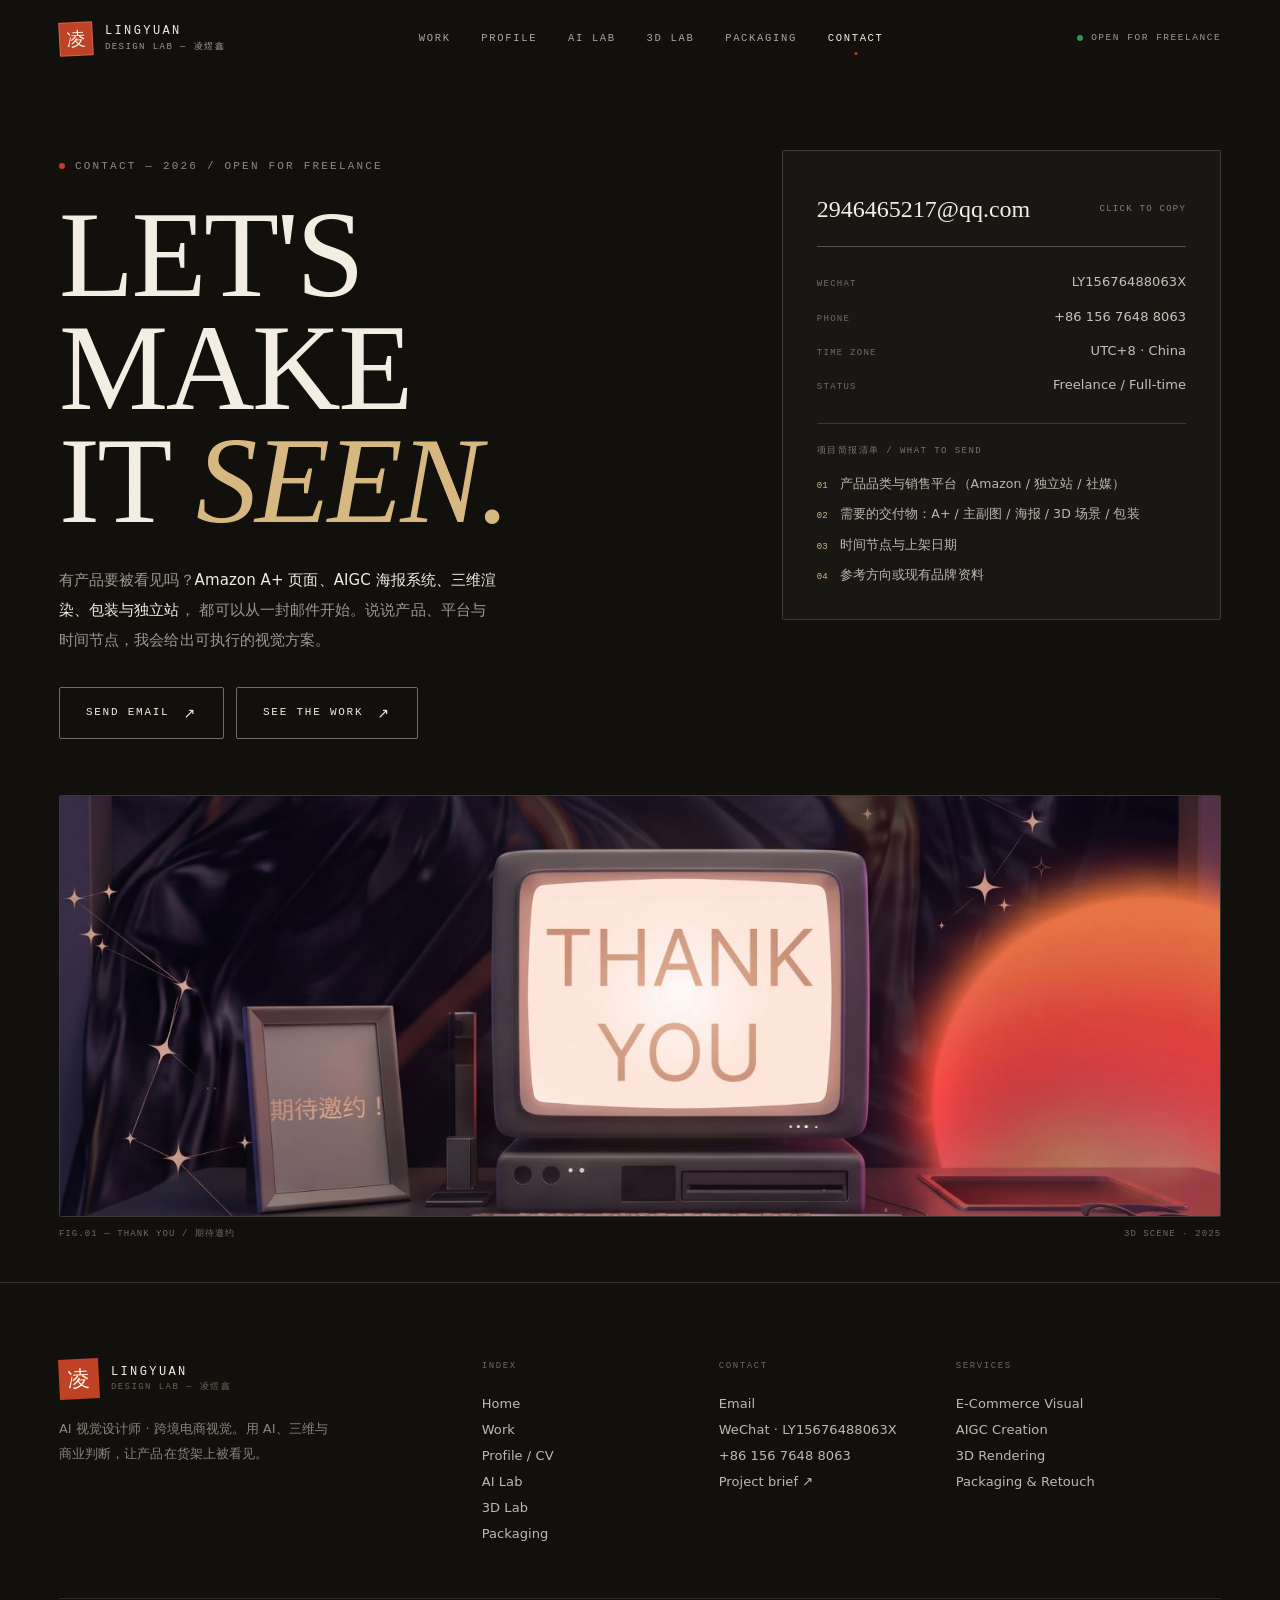
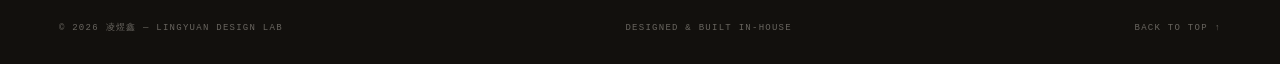
<file: pages/contact.html>
<!doctype html>
<html lang="zh-CN">
  <head>
    <meta charset="UTF-8" />
    <meta name="viewport" content="width=device-width, initial-scale=1.0" />
    <title>CONTACT — 项目咨询 / 合作 | LINGYUAN DESIGN LAB</title>
    <meta
      name="description"
      content="联系凌煜鑫：跨境电商视觉、Amazon A+ 页面、AIGC 海报系统、三维渲染与包装设计合作。邮箱 2946465217@qq.com，微信 LY15676488063X。"
    />
    <meta name="theme-color" content="#12100d" />
    <meta property="og:title" content="CONTACT — LINGYUAN DESIGN LAB" />
    <meta property="og:description" content="有产品要被看见吗？说说你的项目、平台与时间节点。" />
    <meta property="og:image" content="../assets/images/web/20.jpg" />
    <link
      rel="icon"
      href="data:image/svg+xml,%3Csvg xmlns='http://www.w3.org/2000/svg' viewBox='0 0 64 64'%3E%3Crect width='64' height='64' rx='8' fill='%23bf4226'/%3E%3Cpath d='M22 17v27h21' fill='none' stroke='%23f8f1e4' stroke-width='5.5'/%3E%3C/svg%3E"
    />
    <link rel="stylesheet" href="../css/style.css" />
    <link rel="preconnect" href="https://miaoda.feishu.cn" crossorigin />
    <link rel="preconnect" href="https://sf3-scmcdn-cn.feishucdn.com" crossorigin />
    <link
      rel="stylesheet"
      href="https://miaoda.feishu.cn/fonts/css2?family=Instrument+Serif:ital@0;1&family=Manrope:wght@300;400;500;600&family=JetBrains+Mono:wght@400;500&family=Noto+Serif+SC:wght@300;400;500&family=Noto+Sans+SC:wght@300;400;500&display=swap"
    />
  </head>

  <body id="top" class="head-light dark-page">
    <a class="skip-link" href="#main">跳到主要内容</a>
    <div class="grain" aria-hidden="true"></div>
    <div class="progress" aria-hidden="true"><i></i></div>

    <header class="site-header">
      <a class="brand" href="../index.html" aria-label="LINGYUAN DESIGN LAB — 首页">
        <span class="brand-seal" aria-hidden="true">凌</span>
        <span class="brand-text"><b>LINGYUAN</b><i>DESIGN LAB — 凌煜鑫</i></span>
      </a>
      <nav class="nav" aria-label="主导航">
        <a href="projects.html" data-nav="projects">WORK</a>
        <a href="about.html" data-nav="about">PROFILE</a>
        <a href="ai.html" data-nav="ailab">AI LAB</a>
        <a href="render.html" data-nav="3dlab">3D LAB</a>
        <a href="packaging.html" data-nav="packaging">PACKAGING</a>
        <a href="contact.html" data-nav="contact">CONTACT</a>
      </nav>
      <div class="head-right">
        <span class="status"><span class="dot"></span> OPEN FOR FREELANCE</span>
        <button class="menu-btn" id="navToggle" aria-expanded="false" aria-controls="drawer" aria-label="打开菜单">
          <svg viewBox="0 0 24 24" fill="none" stroke="currentColor" stroke-width="1.4" aria-hidden="true"><path d="M3 7h18M3 12h18M3 17h18" /></svg>
        </button>
      </div>
    </header>

    <div class="drawer" id="drawer" aria-label="移动端导航">
      <div class="drawer-top">
        <a class="brand" href="../index.html">
          <span class="brand-seal" aria-hidden="true">凌</span>
          <span class="brand-text"><b>LINGYUAN</b><i>DESIGN LAB — 凌煜鑫</i></span>
        </a>
        <button class="drawer-close" id="drawerClose" aria-label="关闭菜单">
          <svg viewBox="0 0 24 24" fill="none" stroke="currentColor" stroke-width="1.4" aria-hidden="true"><path d="M6 6l12 12M18 6L6 18" /></svg>
        </button>
      </div>
      <nav class="drawer-nav" aria-label="移动端导航链接">
        <a href="../index.html" data-nav="home">HOME <span>01</span></a>
        <a href="projects.html" data-nav="projects">WORK <span>02</span></a>
        <a href="about.html" data-nav="about">PROFILE <span>03</span></a>
        <a href="ai.html" data-nav="ailab">AI LAB <span>04</span></a>
        <a href="render.html" data-nav="3dlab">3D LAB <span>05</span></a>
        <a href="packaging.html" data-nav="packaging">PACKAGING <span>06</span></a>
        <a href="contact.html" data-nav="contact">CONTACT <span>07</span></a>
      </nav>
      <div class="drawer-foot">
        <span>凌煜鑫 · AI Visual Designer</span>
        <a href="mailto:2946465217@qq.com">2946465217@qq.com</a>
      </div>
    </div>

    <main id="main" class="contact-page">
      <div class="hero-lines" aria-hidden="true"></div>
      <div class="hero-glow hero-glow--a" aria-hidden="true"></div>
      <div class="hero-glow hero-glow--b" aria-hidden="true"></div>

      <div class="wrap">
        <div class="contact-page-grid">
          <div>
            <p class="kicker"><span class="dot"></span> CONTACT — 2026 / OPEN FOR FREELANCE</p>
            <h1 class="contact-hero-title">LET'S MAKE<br />IT <em>SEEN.</em></h1>
            <p class="contact-page-lede">
              有产品要被看见吗？<strong>Amazon A+ 页面、AIGC 海报系统、三维渲染、包装与独立站</strong>，
              都可以从一封邮件开始。说说产品、平台与时间节点，我会给出可执行的视觉方案。
            </p>
            <div style="display: flex; flex-wrap: wrap; gap: 12px; margin-top: 32px">
              <a class="btn btn--paper" href="mailto:2946465217@qq.com">SEND EMAIL <span class="ar">↗</span></a>
              <a class="btn btn--paper" href="projects.html">SEE THE WORK <span class="ar">↗</span></a>
            </div>
          </div>

          <div class="contact-panel">
            <button class="email-btn" type="button" data-copy="2946465217@qq.com">
              <span>2946465217@qq.com</span>
              <span>CLICK TO COPY</span>
            </button>

            <div class="contact-rows">
              <div class="contact-row"><span>WeChat</span><p>LY15676488063X</p></div>
              <div class="contact-row"><span>Phone</span><a href="tel:+8615676488063">+86 156 7648 8063</a></div>
              <div class="contact-row"><span>Time zone</span><p>UTC+8 · China</p></div>
              <div class="contact-row"><span>Status</span><p>Freelance / Full-time</p></div>
            </div>

            <div class="brief">
              <h3>项目简报清单 / WHAT TO SEND</h3>
              <ul>
                <li><span>01</span>产品品类与销售平台（Amazon / 独立站 / 社媒）</li>
                <li><span>02</span>需要的交付物：A+ / 主副图 / 海报 / 3D 场景 / 包装</li>
                <li><span>03</span>时间节点与上架日期</li>
                <li><span>04</span>参考方向或现有品牌资料</li>
              </ul>
            </div>
          </div>
        </div>

        <figure class="contact-visual">
          <div class="frame">
            <img
              src="../assets/images/web/20.jpg"
              alt="THANK YOU 三维场景：复古电脑屏幕显示 Thank You 与期待邀约"
              width="1440"
              height="810"
              loading="lazy"
              decoding="async"
            />
          </div>
          <figcaption>
            <span>FIG.01 — THANK YOU / 期待邀约</span>
            <span>3D SCENE · 2025</span>
          </figcaption>
        </figure>
      </div>
    </main>

    <footer class="site-footer">
      <div class="wrap">
        <div class="foot-grid">
          <div class="foot-brand">
            <a class="brand" href="../index.html">
              <span class="foot-seal" aria-hidden="true">凌</span>
              <span class="brand-text"><b>LINGYUAN</b><i>DESIGN LAB — 凌煜鑫</i></span>
            </a>
            <p>AI 视觉设计师 · 跨境电商视觉。用 AI、三维与商业判断，让产品在货架上被看见。</p>
          </div>
          <div class="foot-col">
            <h4>Index</h4>
            <a href="../index.html">Home</a>
            <a href="projects.html">Work</a>
            <a href="about.html">Profile / CV</a>
            <a href="ai.html">AI Lab</a>
            <a href="render.html">3D Lab</a>
            <a href="packaging.html">Packaging</a>
          </div>
          <div class="foot-col">
            <h4>Contact</h4>
            <a href="mailto:2946465217@qq.com">Email</a>
            <p>WeChat · LY15676488063X</p>
            <p>+86 156 7648 8063</p>
            <a href="contact.html">Project brief ↗</a>
          </div>          <div class="foot-col">
            <h4>Services</h4>
            <p>E-Commerce Visual</p>
            <p>AIGC Creation</p>
            <p>3D Rendering</p>
            <p>Packaging &amp; Retouch</p>
          </div>
        </div>
        <div class="foot-bottom">
          <span>© <span data-year>2026</span> 凌煜鑫 — LINGYUAN DESIGN LAB</span>
          <span>DESIGNED &amp; BUILT IN-HOUSE</span>
          <a href="#top">BACK TO TOP ↑</a>
        </div>
      </div>
    </footer>

    <script src="../js/main.js"></script>
  </body>
</html>
</file>
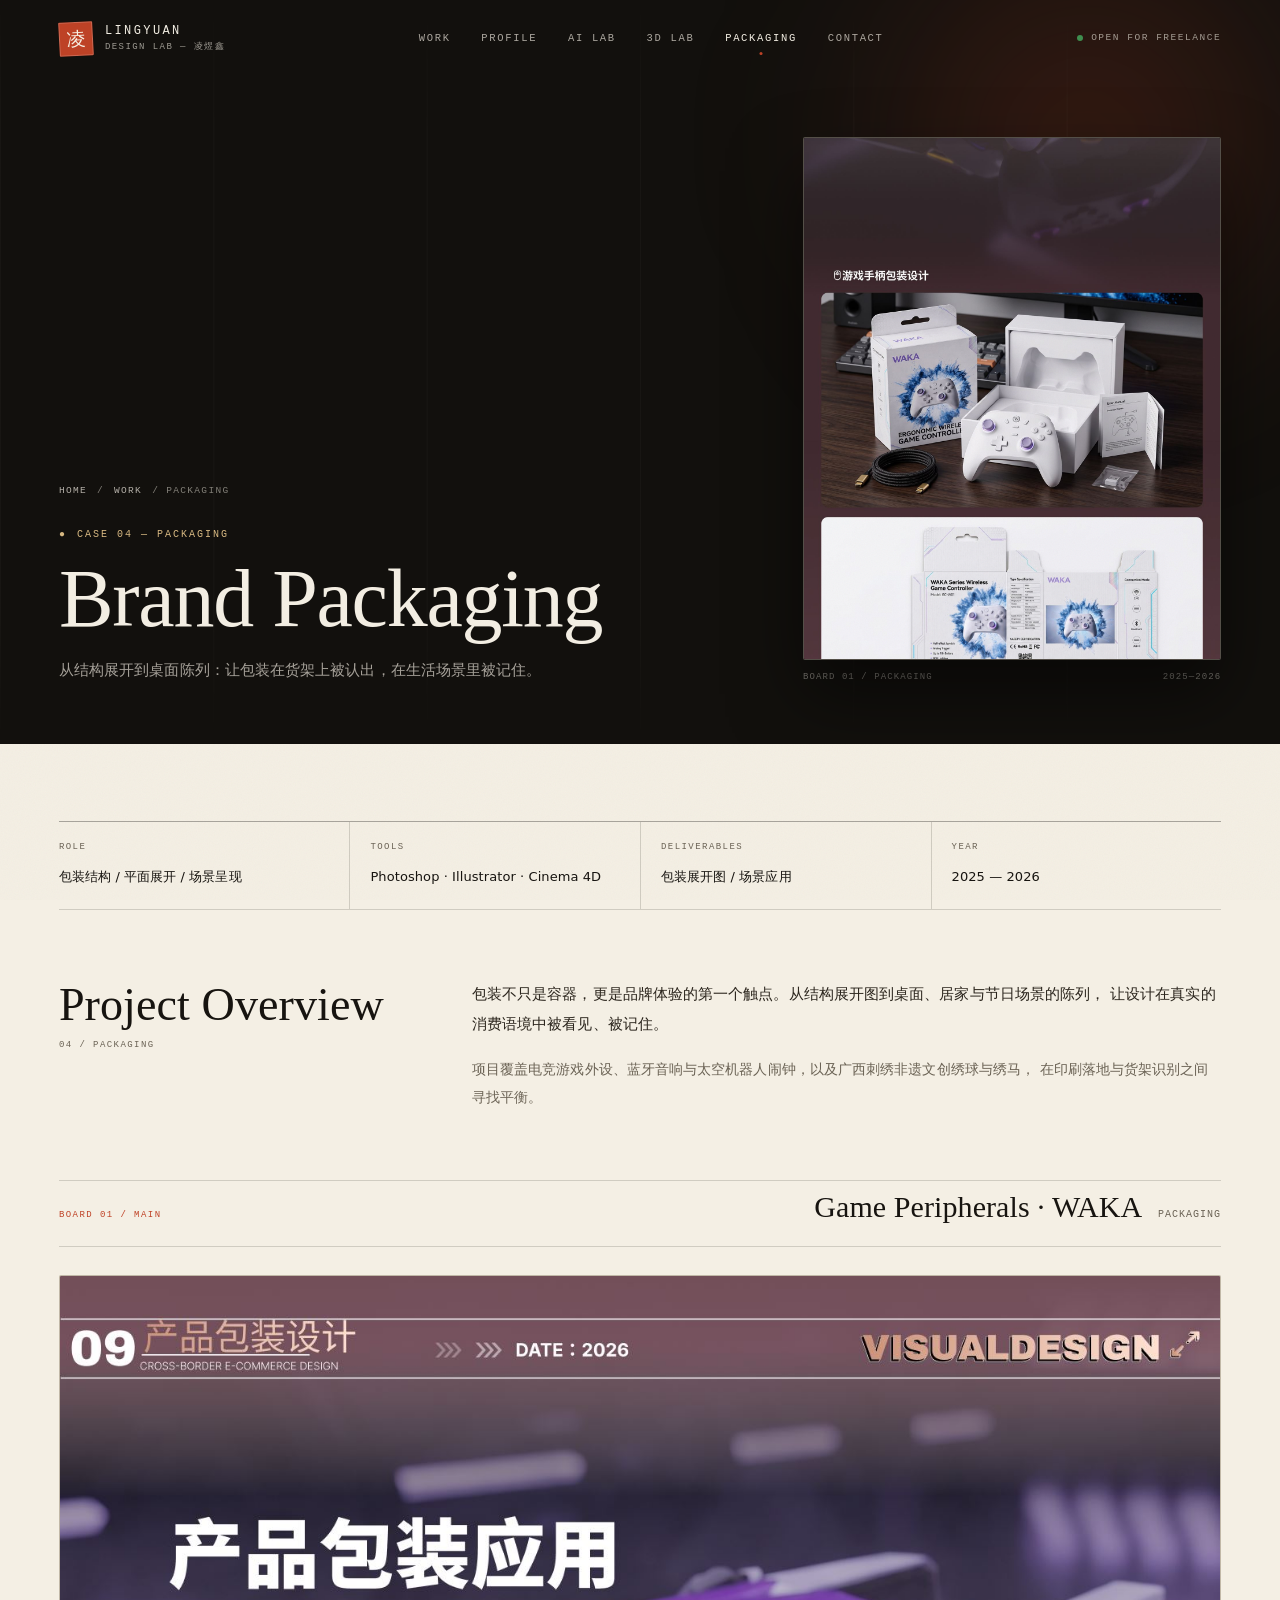
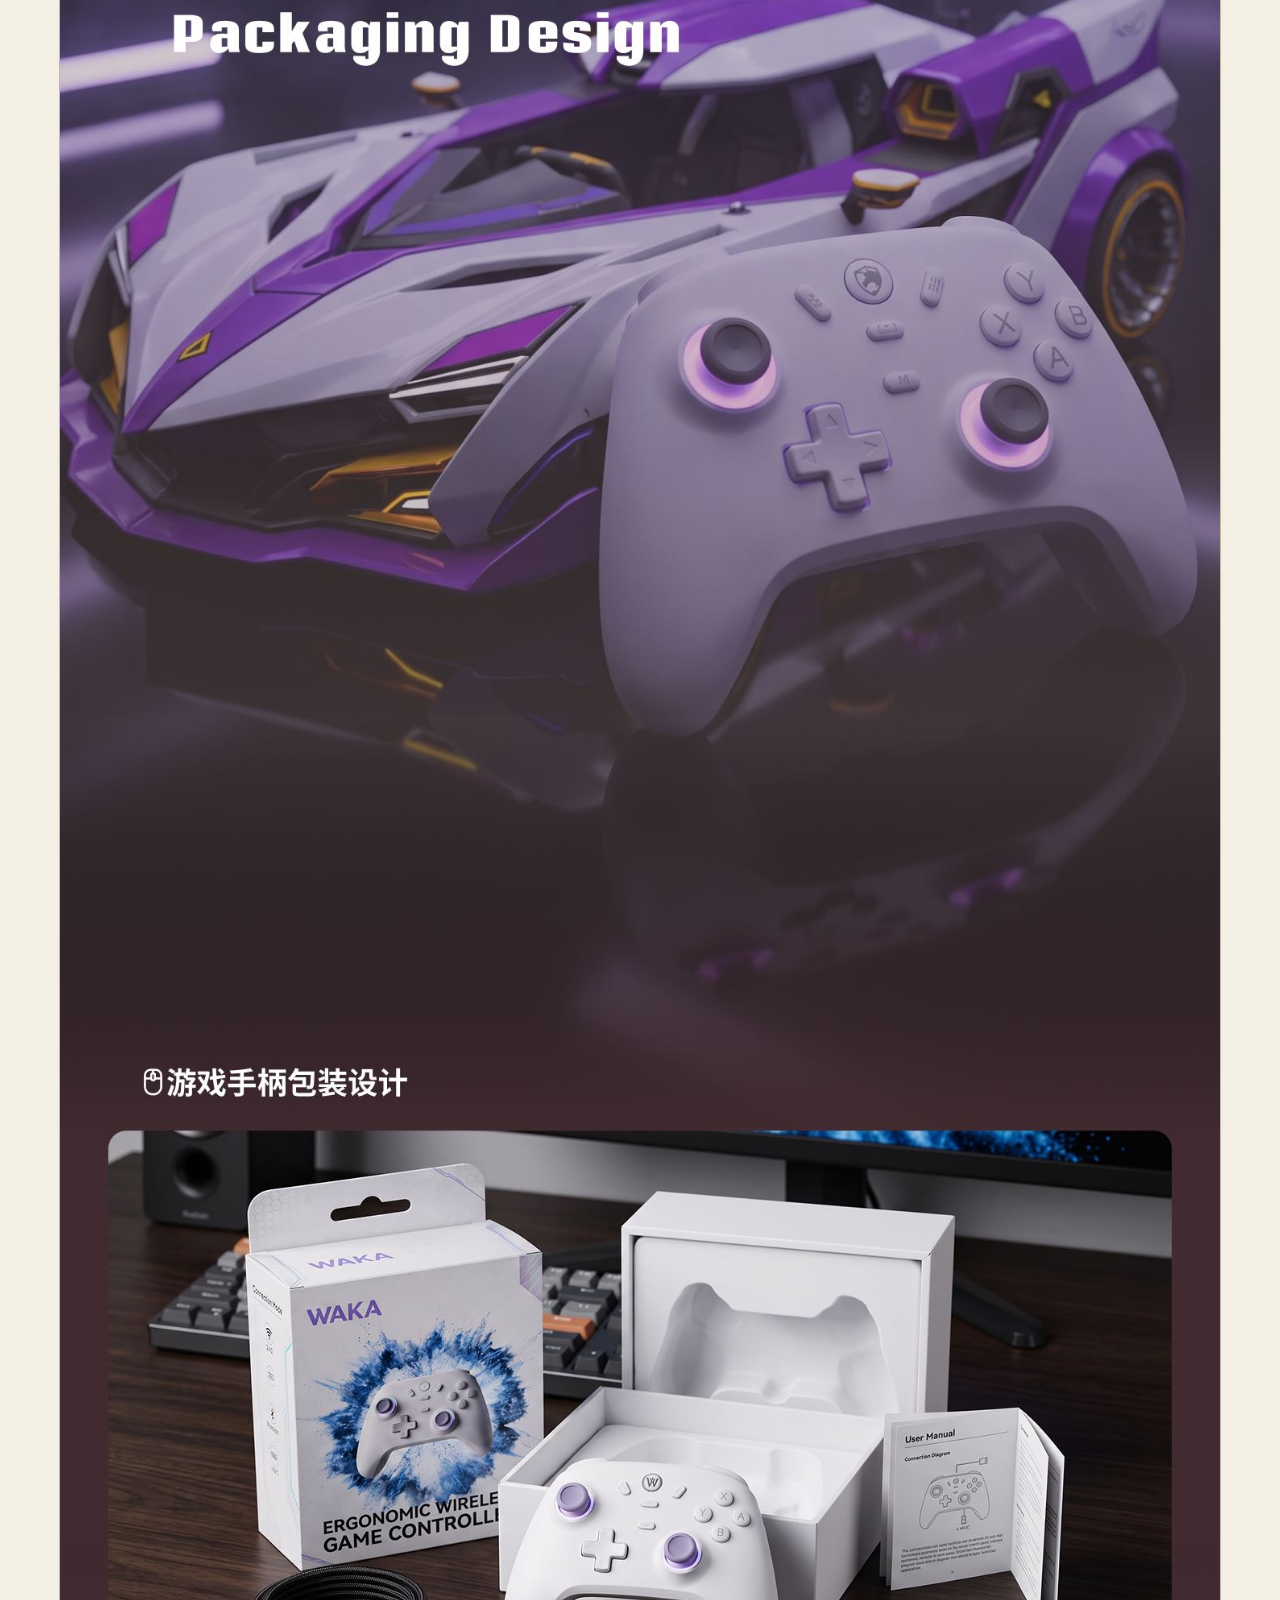
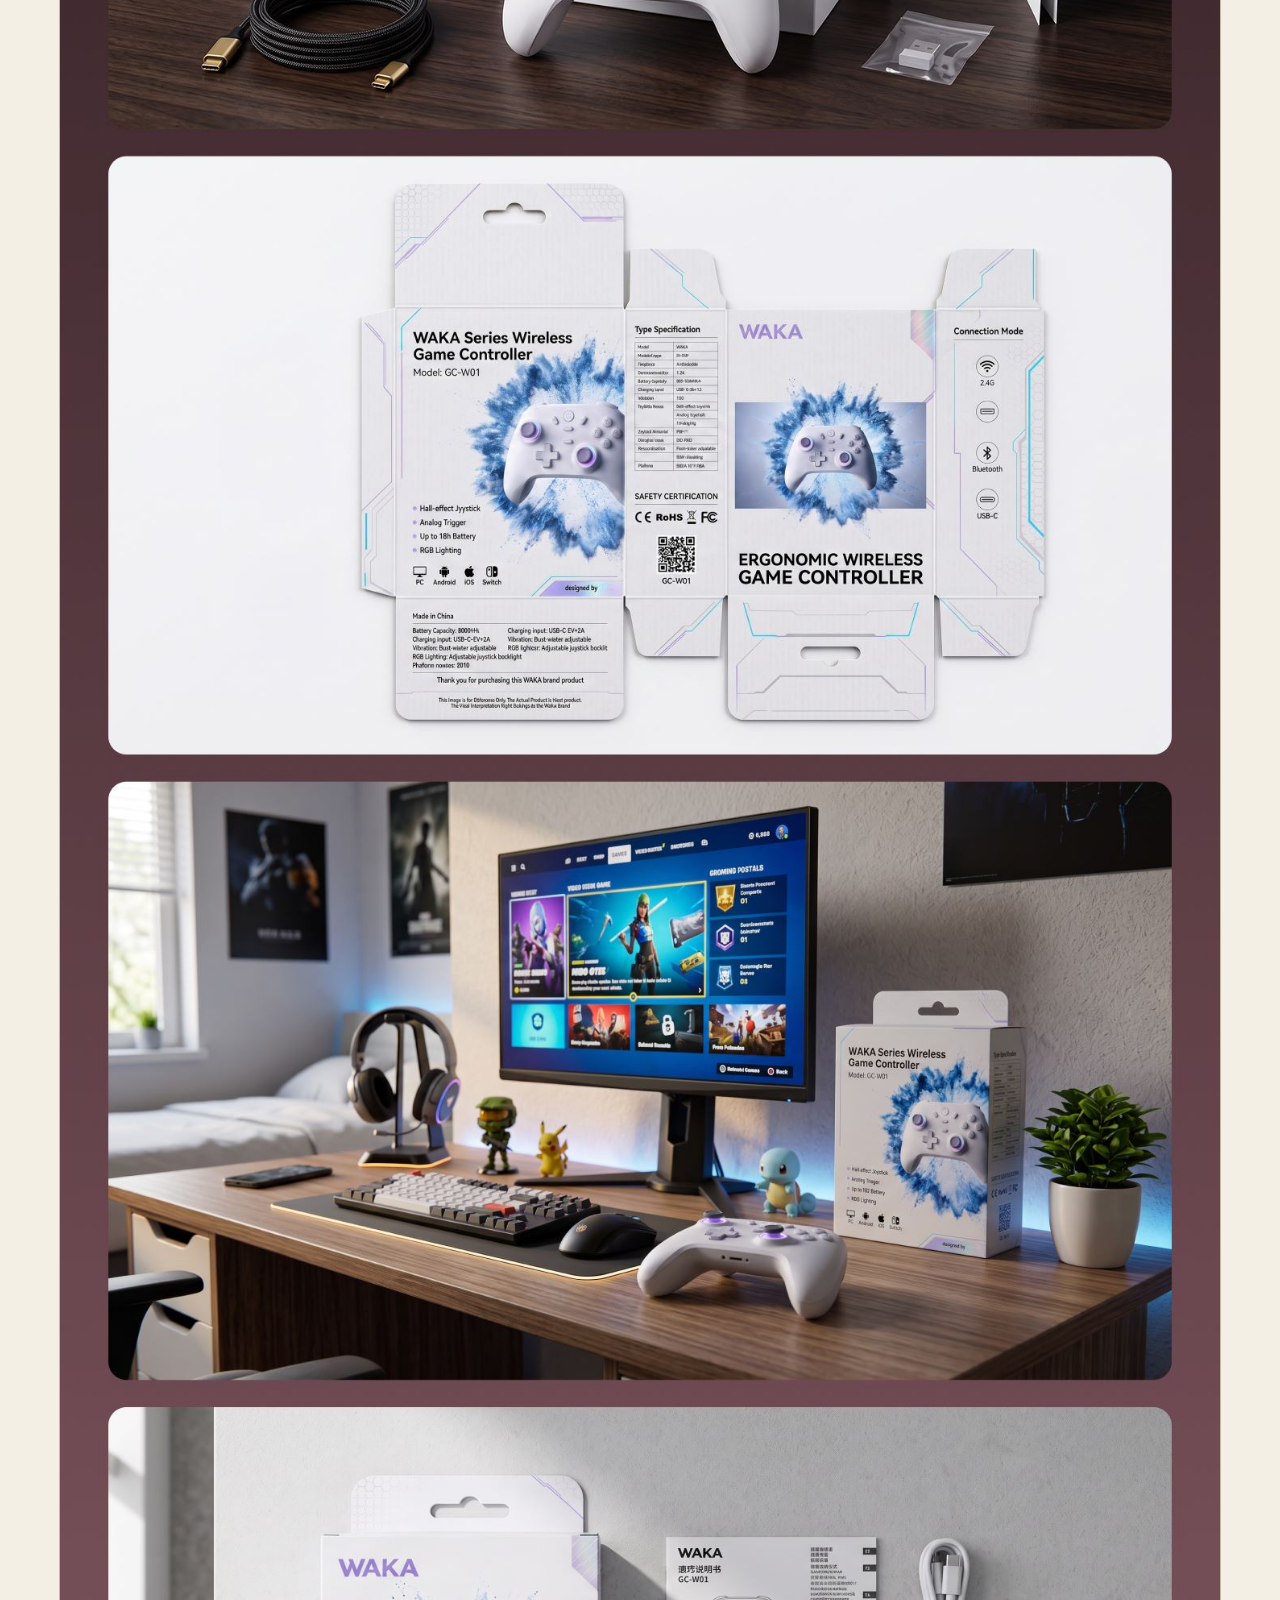
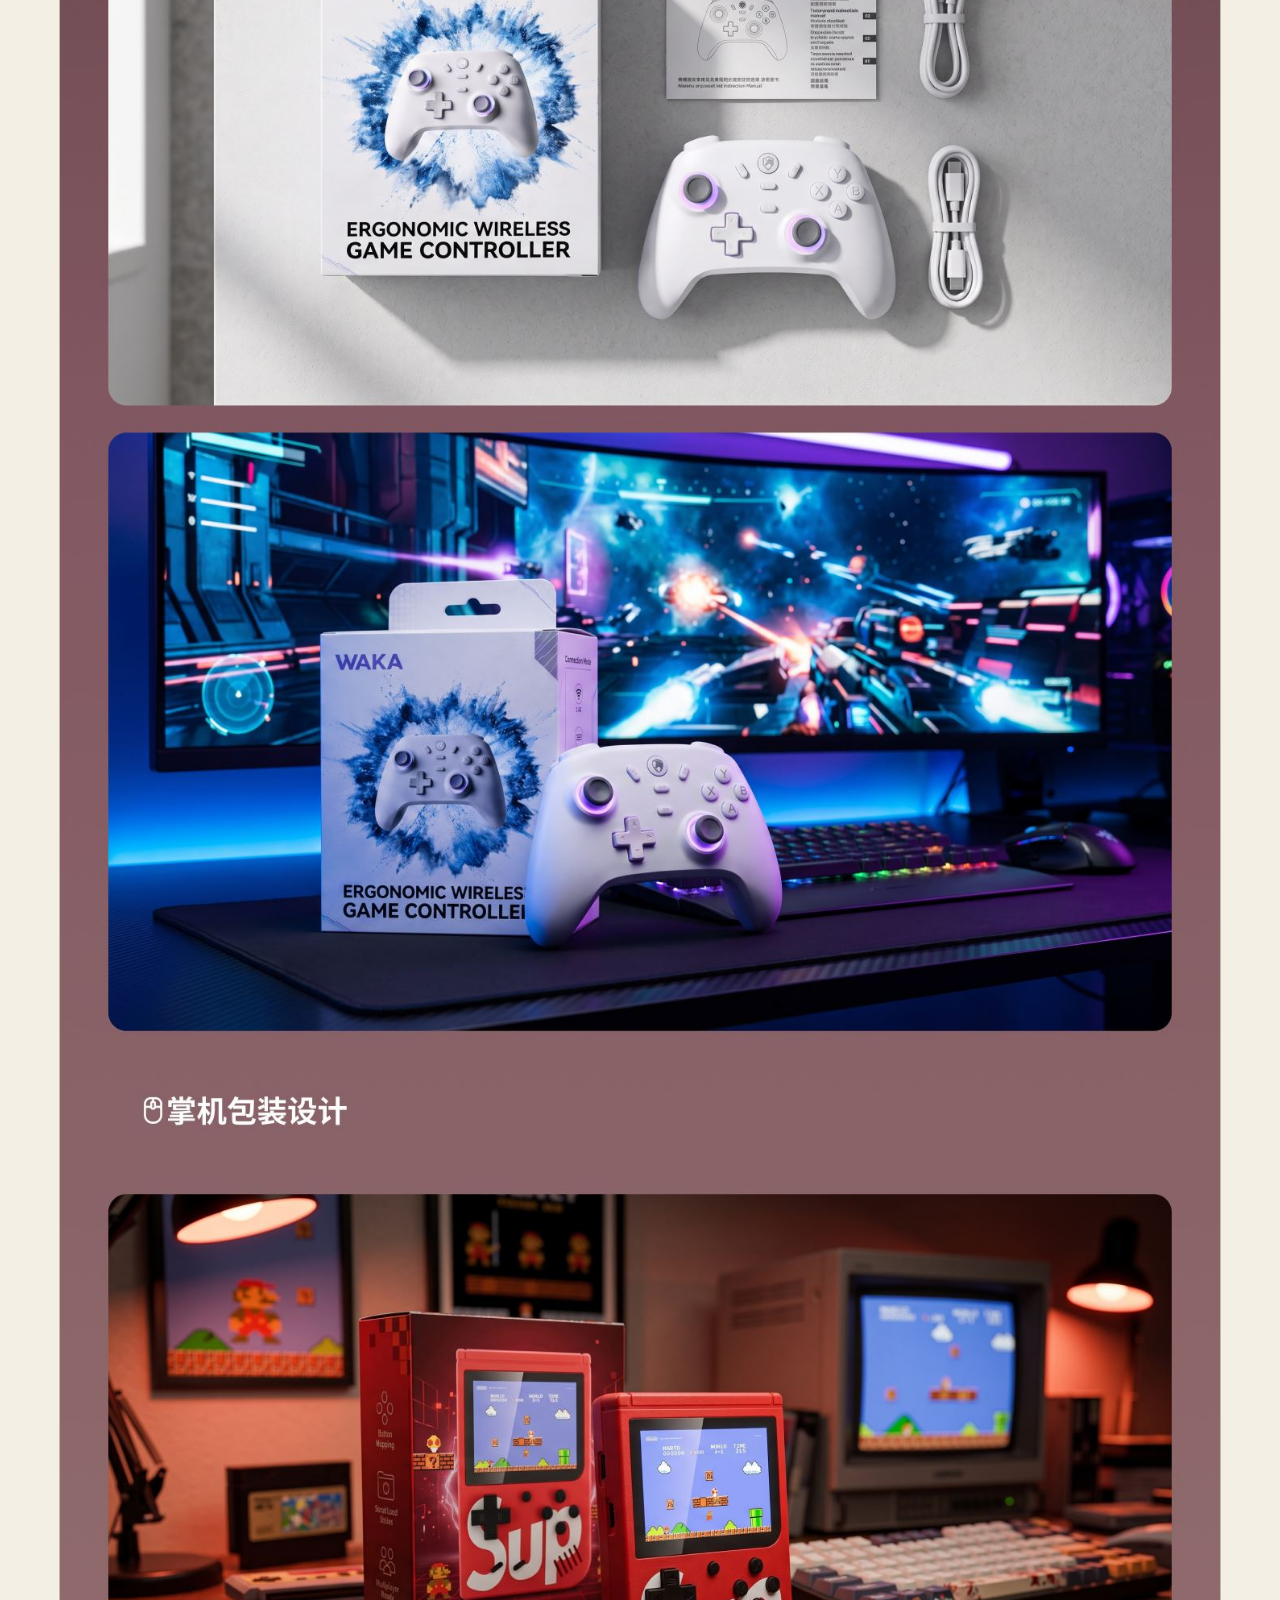
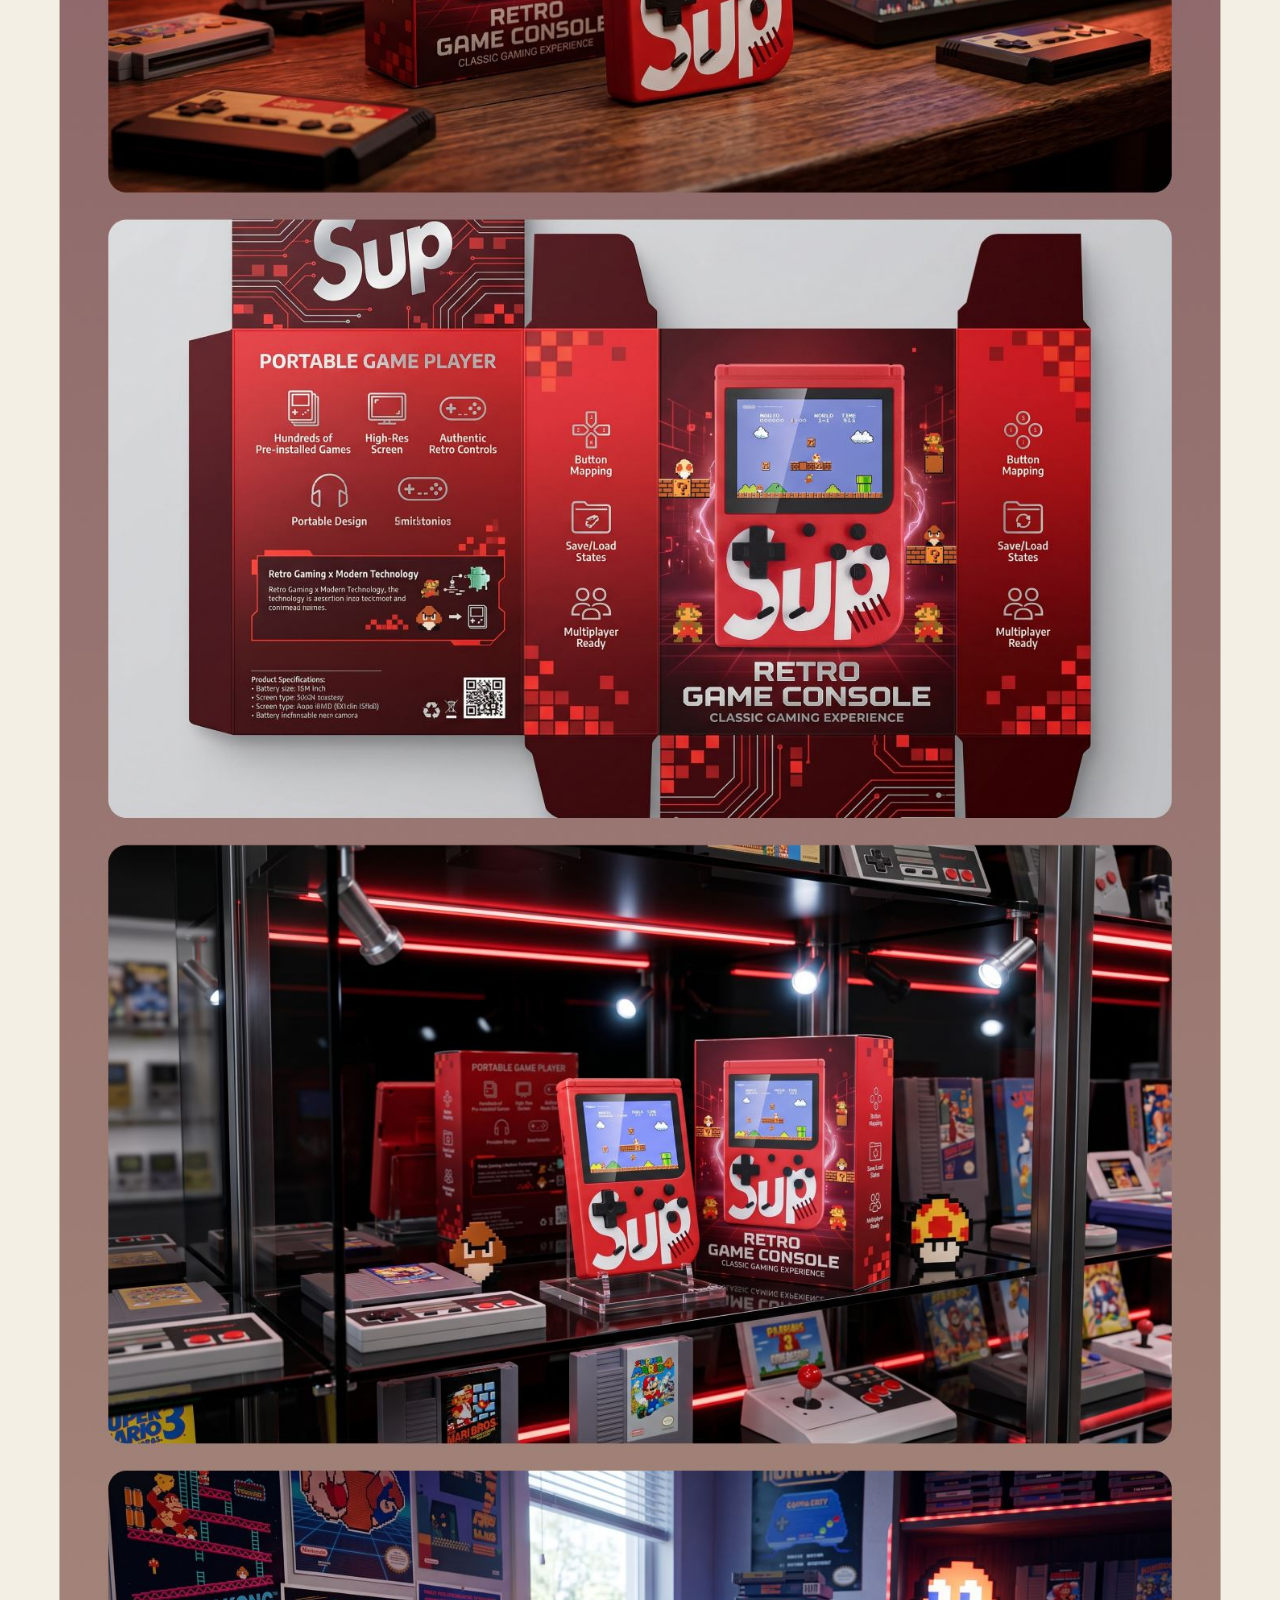
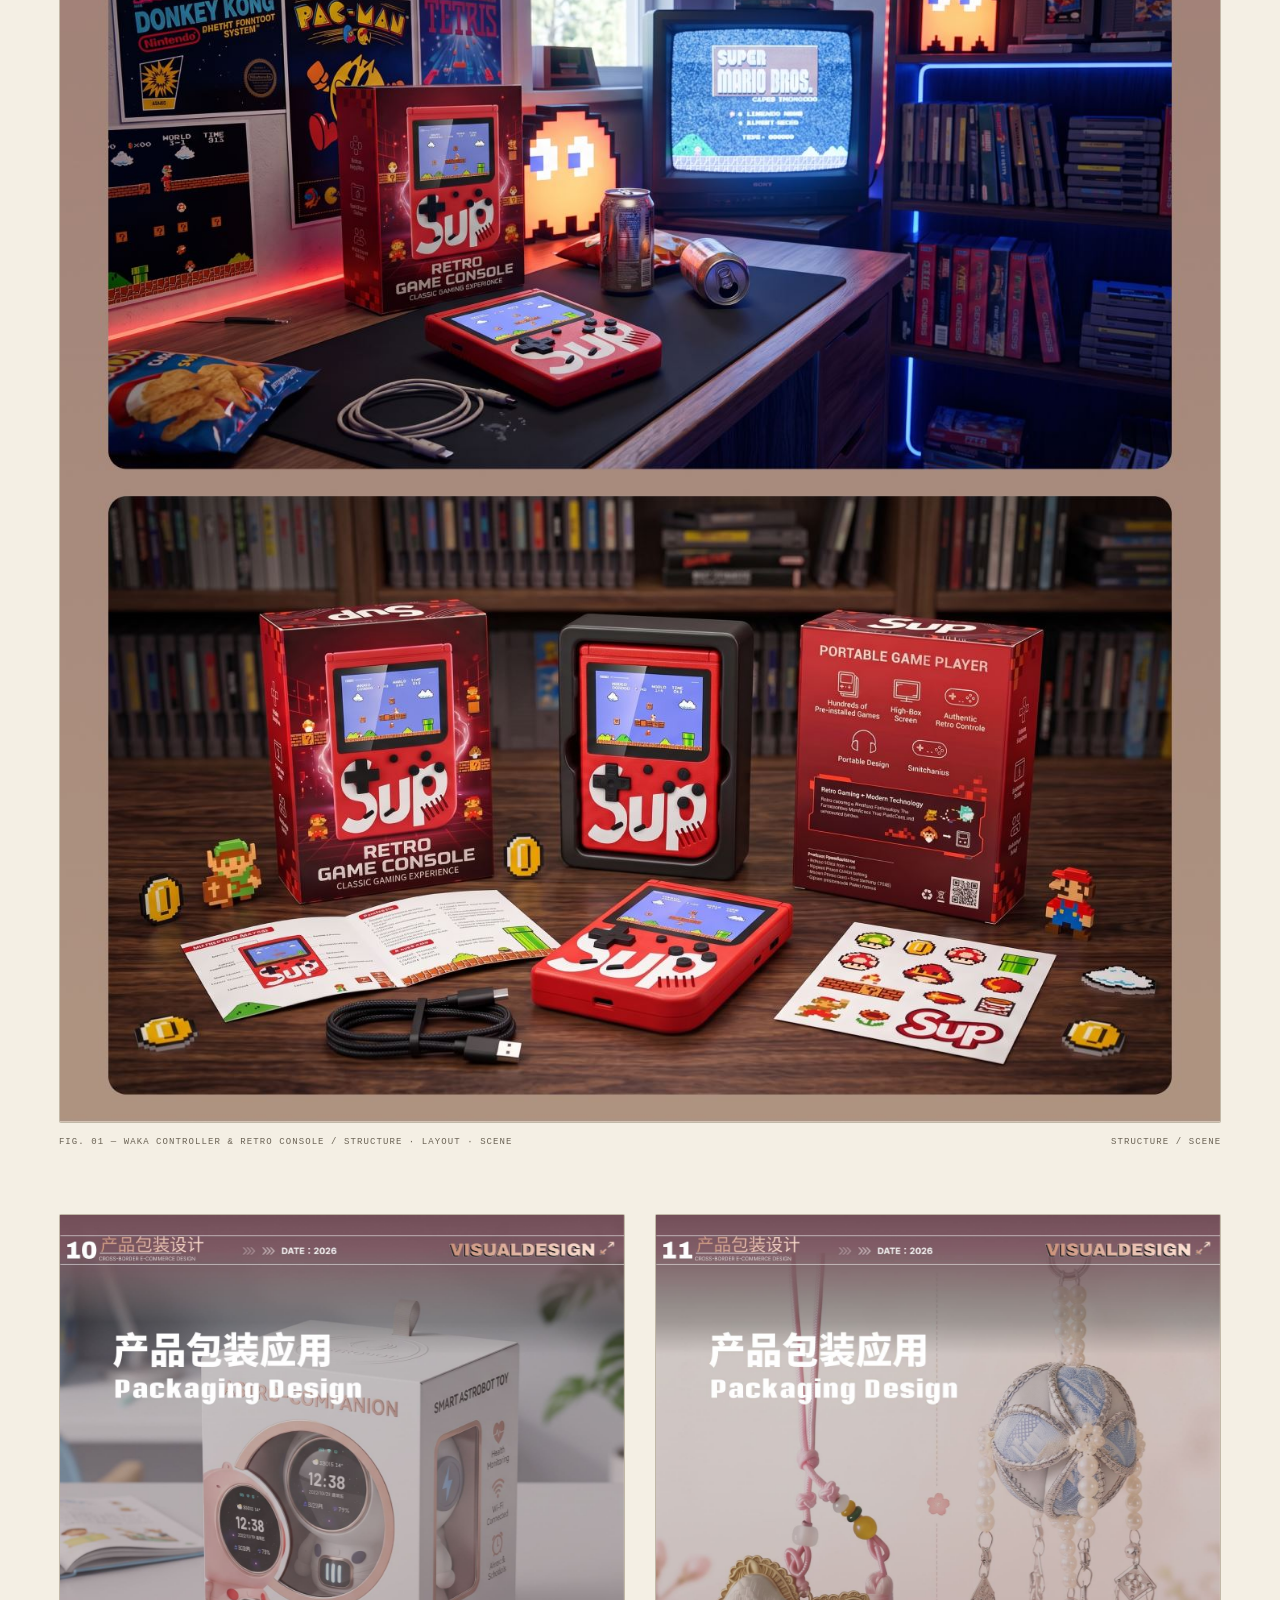
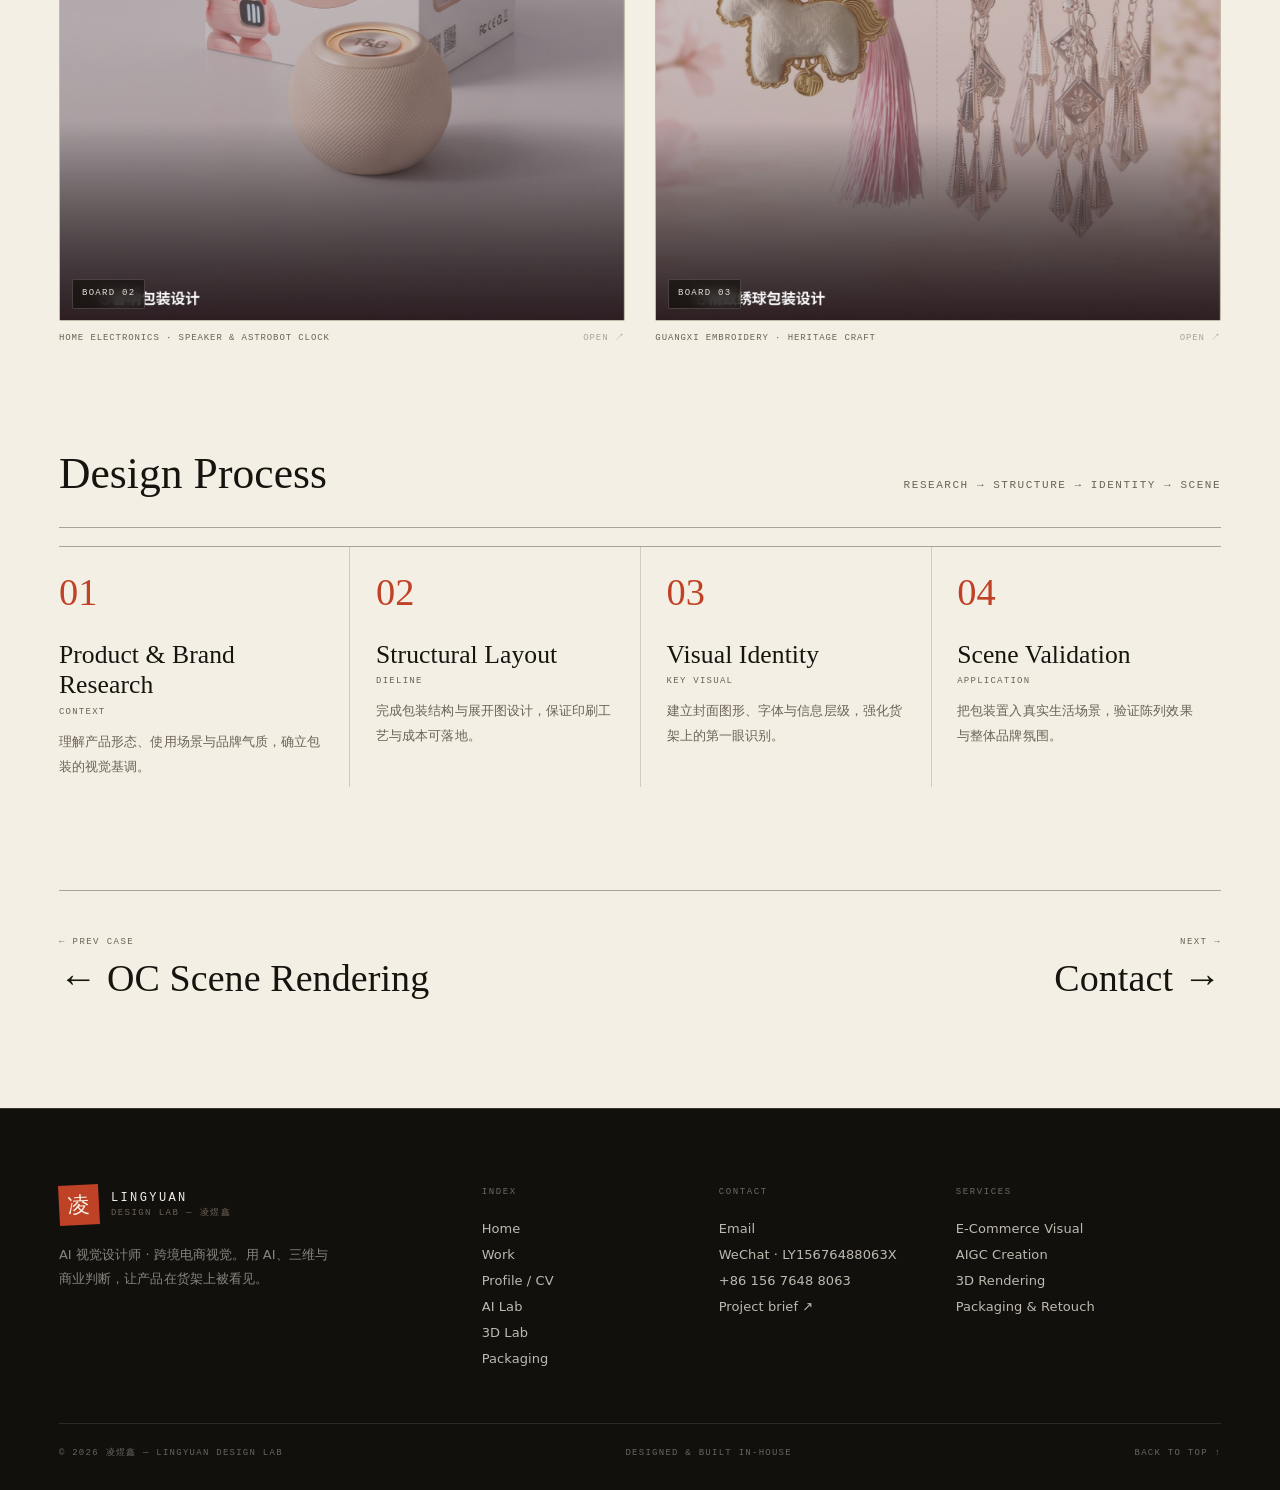
<file: pages/packaging.html>
<!doctype html>
<html lang="zh-CN">
  <head>
    <meta charset="UTF-8" />
    <meta name="viewport" content="width=device-width, initial-scale=1.0" />
    <title>CASE 04 — Brand Packaging / 包装设计 | LINGYUAN DESIGN LAB</title>
    <meta
      name="description"
      content="包装设计案例：WAKA 电竞游戏手柄与复古主机、蓝牙音响与太空机器人闹钟、广西刺绣非遗文创，从结构展开到生活场景应用。"
    />
    <meta name="theme-color" content="#12100d" />
    <link
      rel="icon"
      href="data:image/svg+xml,%3Csvg xmlns='http://www.w3.org/2000/svg' viewBox='0 0 64 64'%3E%3Crect width='64' height='64' rx='8' fill='%23bf4226'/%3E%3Cpath d='M22 17v27h21' fill='none' stroke='%23f8f1e4' stroke-width='5.5'/%3E%3C/svg%3E"
    />
    <link rel="stylesheet" href="../css/style.css" />
    <link rel="preconnect" href="https://miaoda.feishu.cn" crossorigin />
    <link rel="preconnect" href="https://sf3-scmcdn-cn.feishucdn.com" crossorigin />
    <link
      rel="stylesheet"
      href="https://miaoda.feishu.cn/fonts/css2?family=Instrument+Serif:ital@0;1&family=Manrope:wght@300;400;500;600&family=JetBrains+Mono:wght@400;500&family=Noto+Serif+SC:wght@300;400;500&family=Noto+Sans+SC:wght@300;400;500&display=swap"
    />
  </head>

  <body id="top" class="head-light">
    <a class="skip-link" href="#main">跳到主要内容</a>
    <div class="grain" aria-hidden="true"></div>
    <div class="progress" aria-hidden="true"><i></i></div>

    <header class="site-header">
      <a class="brand" href="../index.html" aria-label="LINGYUAN DESIGN LAB — 首页">
        <span class="brand-seal" aria-hidden="true">凌</span>
        <span class="brand-text"><b>LINGYUAN</b><i>DESIGN LAB — 凌煜鑫</i></span>
      </a>
      <nav class="nav" aria-label="主导航">
        <a href="projects.html" data-nav="projects">WORK</a>
        <a href="about.html" data-nav="about">PROFILE</a>
        <a href="ai.html" data-nav="ailab">AI LAB</a>
        <a href="render.html" data-nav="3dlab">3D LAB</a>
        <a href="packaging.html" data-nav="packaging">PACKAGING</a>
        <a href="contact.html" data-nav="contact">CONTACT</a>
      </nav>
      <div class="head-right">
        <span class="status"><span class="dot"></span> OPEN FOR FREELANCE</span>
        <button class="menu-btn" id="navToggle" aria-expanded="false" aria-controls="drawer" aria-label="打开菜单">
          <svg viewBox="0 0 24 24" fill="none" stroke="currentColor" stroke-width="1.4" aria-hidden="true"><path d="M3 7h18M3 12h18M3 17h18" /></svg>
        </button>
      </div>
    </header>

    <div class="drawer" id="drawer" aria-label="移动端导航">
      <div class="drawer-top">
        <a class="brand" href="../index.html">
          <span class="brand-seal" aria-hidden="true">凌</span>
          <span class="brand-text"><b>LINGYUAN</b><i>DESIGN LAB — 凌煜鑫</i></span>
        </a>
        <button class="drawer-close" id="drawerClose" aria-label="关闭菜单">
          <svg viewBox="0 0 24 24" fill="none" stroke="currentColor" stroke-width="1.4" aria-hidden="true"><path d="M6 6l12 12M18 6L6 18" /></svg>
        </button>
      </div>
      <nav class="drawer-nav" aria-label="移动端导航链接">
        <a href="../index.html" data-nav="home">HOME <span>01</span></a>
        <a href="projects.html" data-nav="projects">WORK <span>02</span></a>
        <a href="about.html" data-nav="about">PROFILE <span>03</span></a>
        <a href="ai.html" data-nav="ailab">AI LAB <span>04</span></a>
        <a href="render.html" data-nav="3dlab">3D LAB <span>05</span></a>
        <a href="packaging.html" data-nav="packaging">PACKAGING <span>06</span></a>
        <a href="contact.html" data-nav="contact">CONTACT <span>07</span></a>
      </nav>
      <div class="drawer-foot">
        <span>凌煜鑫 · AI Visual Designer</span>
        <a href="mailto:2946465217@qq.com">2946465217@qq.com</a>
      </div>
    </div>

    <main id="main">
      <section class="case-hero">
        <div class="hero-lines" aria-hidden="true"></div>
        <div class="hero-glow hero-glow--a" aria-hidden="true"></div>
        <div class="wrap case-inner">
          <div class="case-head">
            <p class="crumb"><a href="../index.html">HOME</a> / <a href="projects.html">WORK</a> / PACKAGING</p>
            <p class="case-kicker"><span aria-hidden="true">●</span> CASE 04 — PACKAGING</p>
            <h1 class="case-title">Brand Packaging</h1>
            <p class="case-sub">
              从结构展开到桌面陈列：让包装在货架上被认出，在生活场景里被记住。
            </p>
          </div>
          <figure class="case-figure reveal">
            <div class="frame">
              <img
                src="../assets/images/web/11.jpg"
                alt="WAKA 电竞外设包装设计板"
                width="1440"
                height="9737"
                loading="eager"
                decoding="async"
              />
            </div>
            <figcaption><span>BOARD 01 / PACKAGING</span><span>2025—2026</span></figcaption>
          </figure>
        </div>
      </section>

      <section class="wrap case-body">
        <dl class="case-meta reveal">
          <div><dt>Role</dt><dd>包装结构 / 平面展开 / 场景呈现</dd></div>
          <div><dt>Tools</dt><dd>Photoshop · Illustrator · Cinema 4D</dd></div>
          <div><dt>Deliverables</dt><dd>包装展开图 / 场景应用</dd></div>
          <div><dt>Year</dt><dd>2025 — 2026</dd></div>
        </dl>

        <div class="case-intro reveal">
          <h2>Project Overview <em>04 / PACKAGING</em></h2>
          <div>
            <p>
              包装不只是容器，更是品牌体验的第一个触点。从结构展开图到桌面、居家与节日场景的陈列，
              让设计在真实的消费语境中被看见、被记住。
            </p>
            <p>
              项目覆盖电竞游戏外设、蓝牙音响与太空机器人闹钟，以及广西刺绣非遗文创绣球与绣马，
              在印刷落地与货架识别之间寻找平衡。
            </p>
          </div>
        </div>

        <figure class="board reveal">
          <div class="board-head">
            <span class="board-label">BOARD 01 / MAIN</span>
            <h2 class="board-title">Game Peripherals · WAKA <em>PACKAGING</em></h2>
          </div>
          <div class="board-frame">
            <img
              src="../assets/images/web/11.jpg"
              alt="WAKA 电竞游戏手柄与复古主机包装设计完整设计板"
              width="1440"
              height="9737"
              loading="lazy"
              decoding="async"
            />
          </div>
          <figcaption class="board-caption">
            <span>FIG. 01 — WAKA CONTROLLER &amp; RETRO CONSOLE / STRUCTURE · LAYOUT · SCENE</span>
            <span>STRUCTURE / SCENE</span>
          </figcaption>
        </figure>

        <div class="board-grid" style="margin-top: clamp(40px, 5vw, 72px)">
          <figure class="board-item reveal">
            <a class="work-media" href="../assets/images/web/12.jpg" aria-label="放大查看蓝牙音响与闹钟包装设计板">
              <img src="../assets/images/web/12.jpg" alt="蓝牙音响与太空机器人闹钟包装设计板" width="1440" height="9738" loading="lazy" decoding="async" />
              <span class="work-badge">BOARD 02</span>
            </a>
            <figcaption><span>HOME ELECTRONICS · SPEAKER &amp; ASTROBOT CLOCK</span><span>OPEN ↗</span></figcaption>
          </figure>
          <figure class="board-item reveal d1">
            <a class="work-media" href="../assets/images/web/13.jpg" aria-label="放大查看广西刺绣非遗文创包装设计板">
              <img src="../assets/images/web/13.jpg" alt="广西刺绣非遗文创包装设计板：绣球与绣马" width="1440" height="9738" loading="lazy" decoding="async" />
              <span class="work-badge">BOARD 03</span>
            </a>
            <figcaption><span>GUANGXI EMBROIDERY · HERITAGE CRAFT</span><span>OPEN ↗</span></figcaption>
          </figure>
        </div>

        <div class="process-block reveal">
          <div class="process-title">
            <h2>Design Process</h2>
            <p class="mono">RESEARCH → STRUCTURE → IDENTITY → SCENE</p>
          </div>
          <ol class="steps steps--case">
            <li class="step">
              <span class="step-no">01</span>
              <h3 class="step-title">Product &amp; Brand Research <em>CONTEXT</em></h3>
              <p class="step-text">理解产品形态、使用场景与品牌气质，确立包装的视觉基调。</p>
            </li>
            <li class="step">
              <span class="step-no">02</span>
              <h3 class="step-title">Structural Layout <em>DIELINE</em></h3>
              <p class="step-text">完成包装结构与展开图设计，保证印刷工艺与成本可落地。</p>
            </li>
            <li class="step">
              <span class="step-no">03</span>
              <h3 class="step-title">Visual Identity <em>KEY VISUAL</em></h3>
              <p class="step-text">建立封面图形、字体与信息层级，强化货架上的第一眼识别。</p>
            </li>
            <li class="step">
              <span class="step-no">04</span>
              <h3 class="step-title">Scene Validation <em>APPLICATION</em></h3>
              <p class="step-text">把包装置入真实生活场景，验证陈列效果与整体品牌氛围。</p>
            </li>
          </ol>
        </div>

        <nav class="pager" aria-label="案例翻页">
          <a href="render.html">
            <span class="pager-label">← PREV CASE</span>
            <span class="pager-title"><span aria-hidden="true">←</span> OC Scene Rendering</span>
          </a>
          <a href="contact.html">
            <span class="pager-label">NEXT →</span>
            <span class="pager-title">Contact <span aria-hidden="true">→</span></span>
          </a>
        </nav>
      </section>
    </main>

    <footer class="site-footer">
      <div class="wrap">
        <div class="foot-grid">
          <div class="foot-brand">
            <a class="brand" href="../index.html">
              <span class="foot-seal" aria-hidden="true">凌</span>
              <span class="brand-text"><b>LINGYUAN</b><i>DESIGN LAB — 凌煜鑫</i></span>
            </a>
            <p>AI 视觉设计师 · 跨境电商视觉。用 AI、三维与商业判断，让产品在货架上被看见。</p>
          </div>
          <div class="foot-col">
            <h4>Index</h4>
            <a href="../index.html">Home</a>
            <a href="projects.html">Work</a>
            <a href="about.html">Profile / CV</a>
            <a href="ai.html">AI Lab</a>
            <a href="render.html">3D Lab</a>
            <a href="packaging.html">Packaging</a>
          </div>
          <div class="foot-col">
            <h4>Contact</h4>
            <a href="mailto:2946465217@qq.com">Email</a>
            <p>WeChat · LY15676488063X</p>
            <p>+86 156 7648 8063</p>
            <a href="contact.html">Project brief ↗</a>
          </div>          <div class="foot-col">
            <h4>Services</h4>
            <p>E-Commerce Visual</p>
            <p>AIGC Creation</p>
            <p>3D Rendering</p>
            <p>Packaging &amp; Retouch</p>
          </div>
        </div>
        <div class="foot-bottom">
          <span>© <span data-year>2026</span> 凌煜鑫 — LINGYUAN DESIGN LAB</span>
          <span>DESIGNED &amp; BUILT IN-HOUSE</span>
          <a href="#top">BACK TO TOP ↑</a>
        </div>
      </div>
    </footer>

    <script src="../js/main.js"></script>
  </body>
</html>
</file>
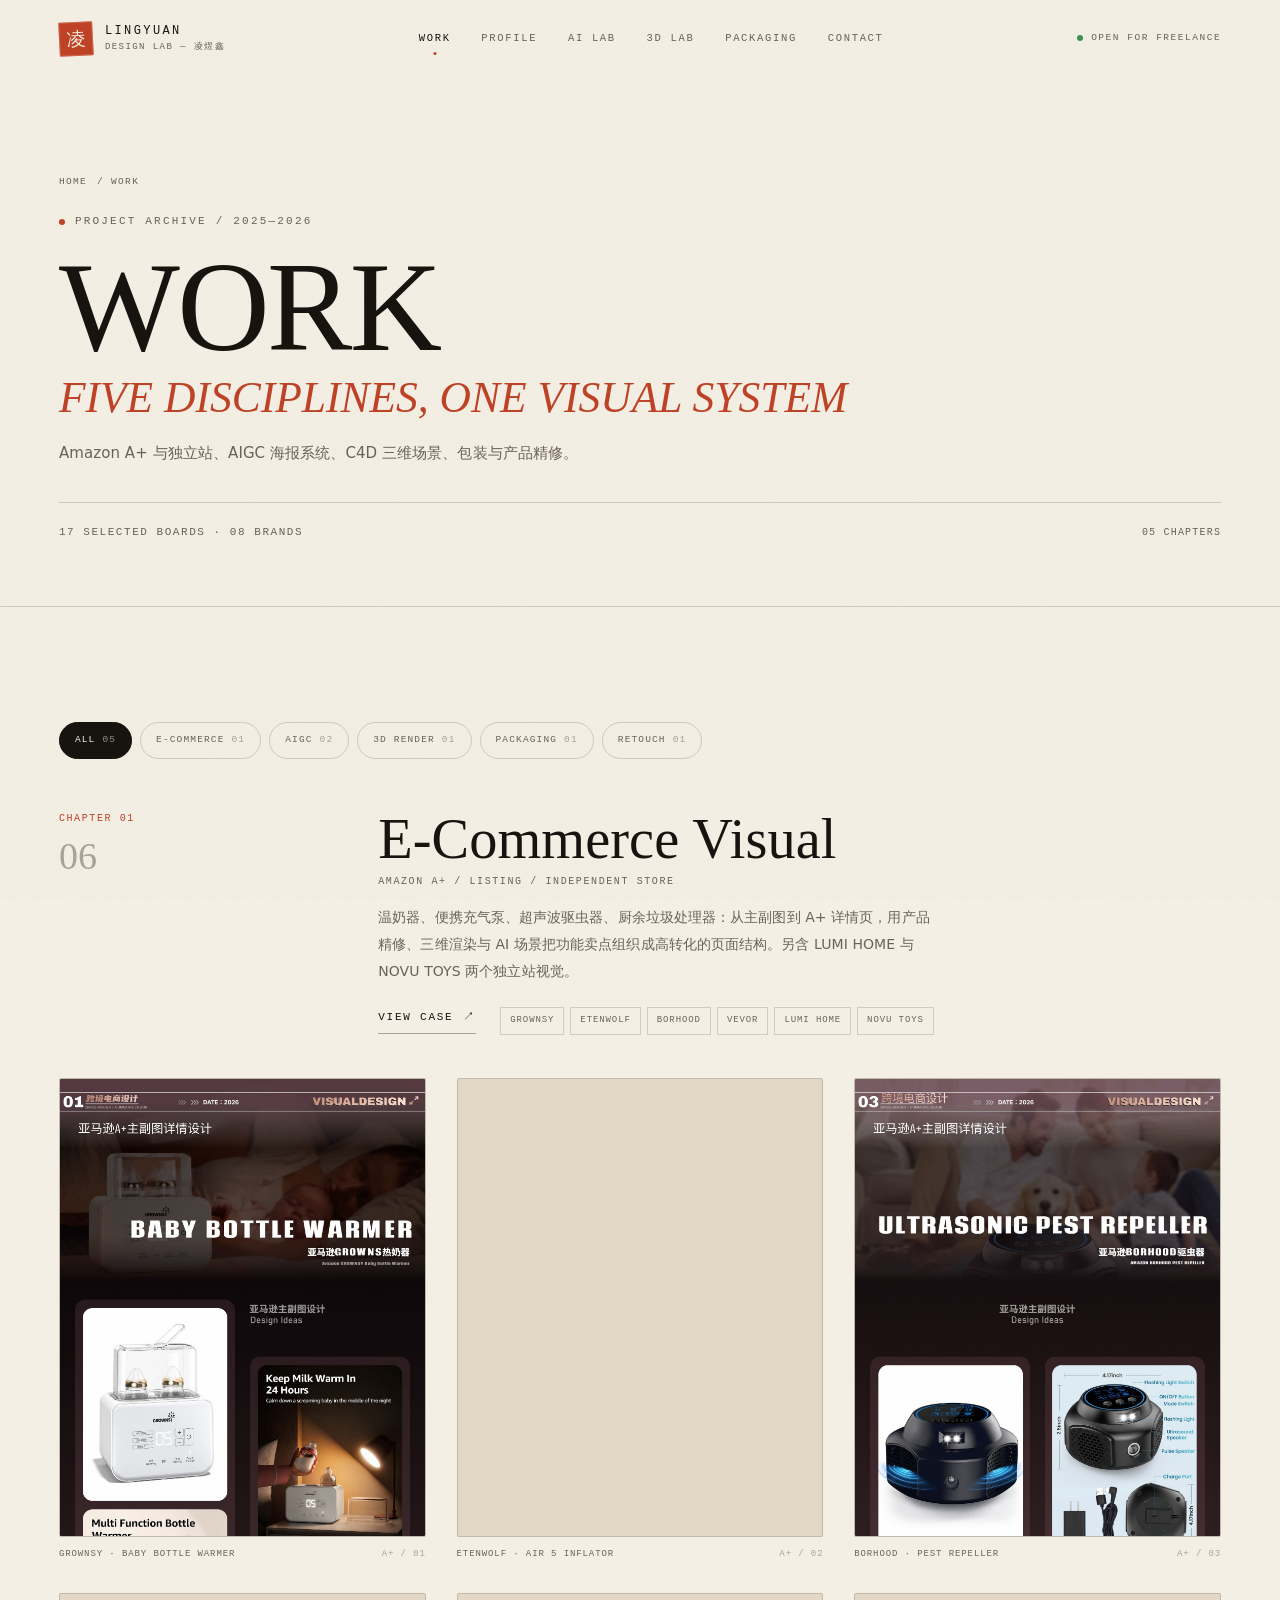
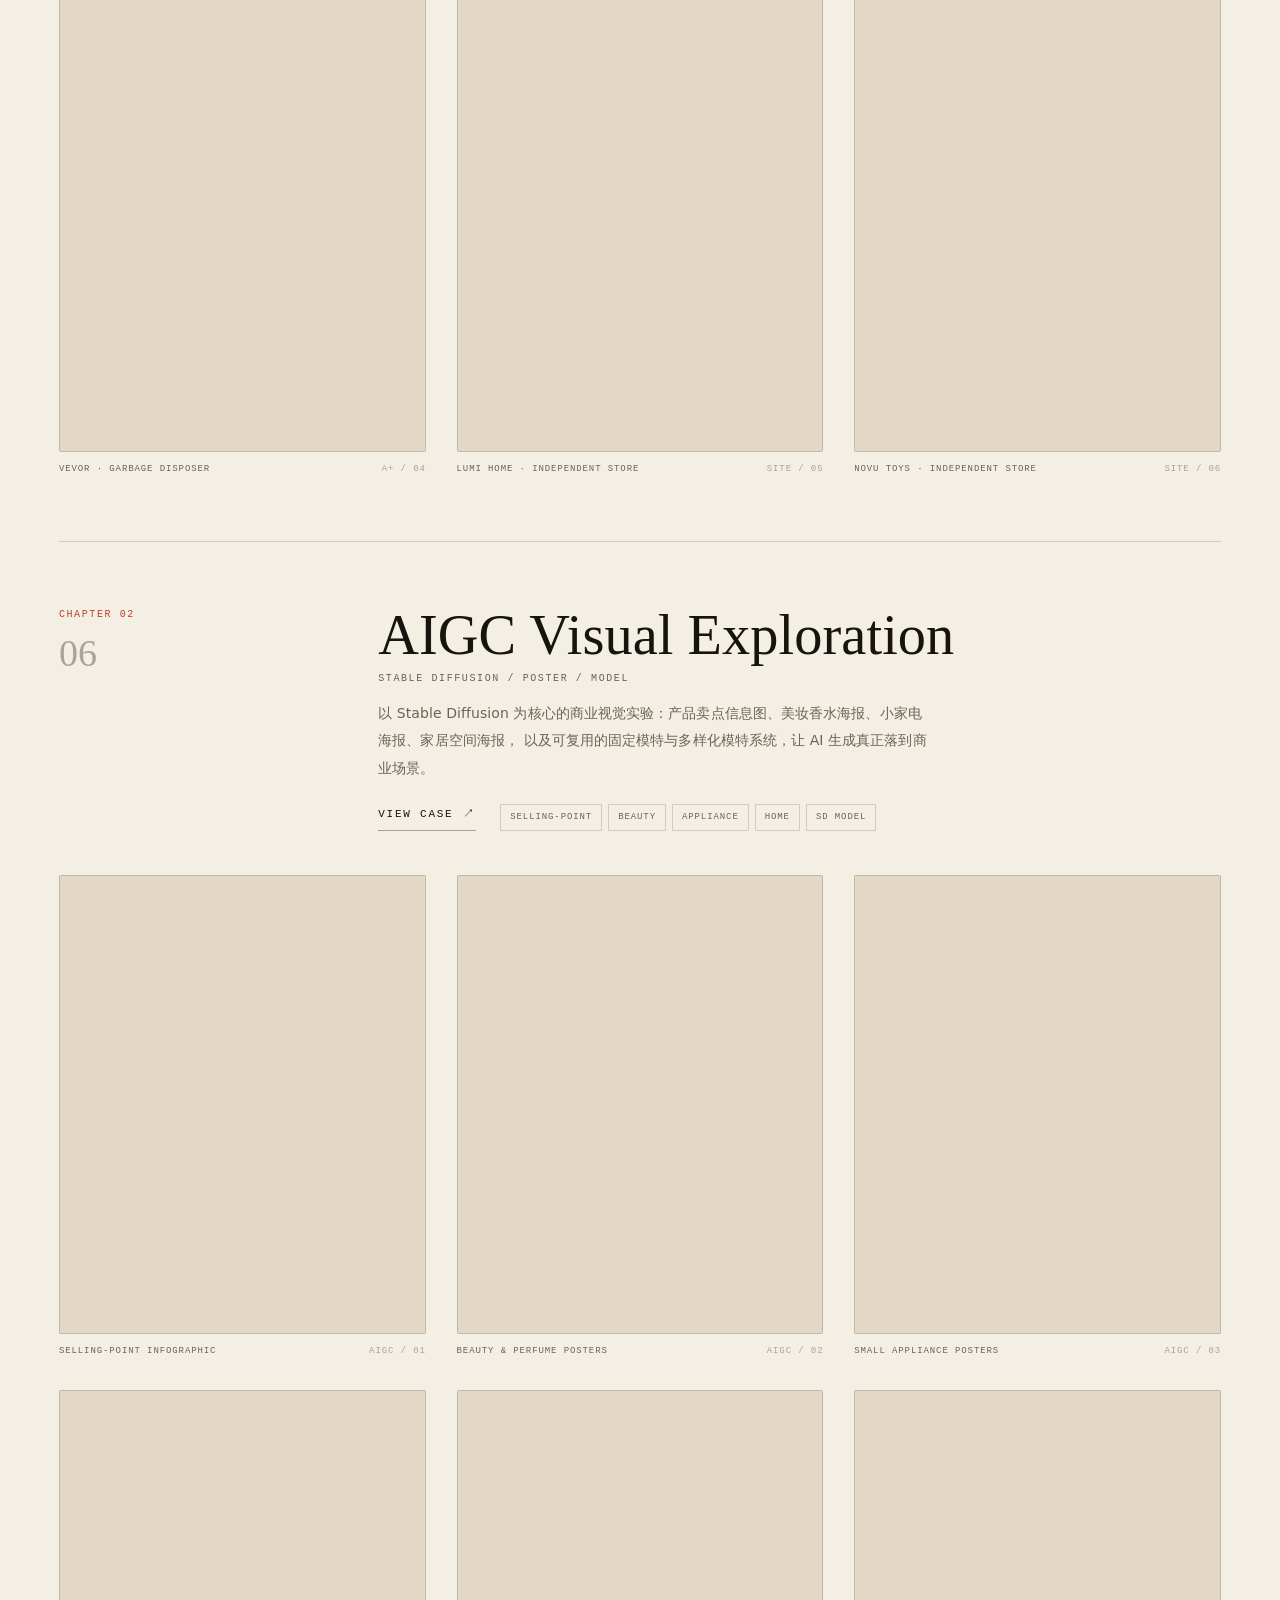
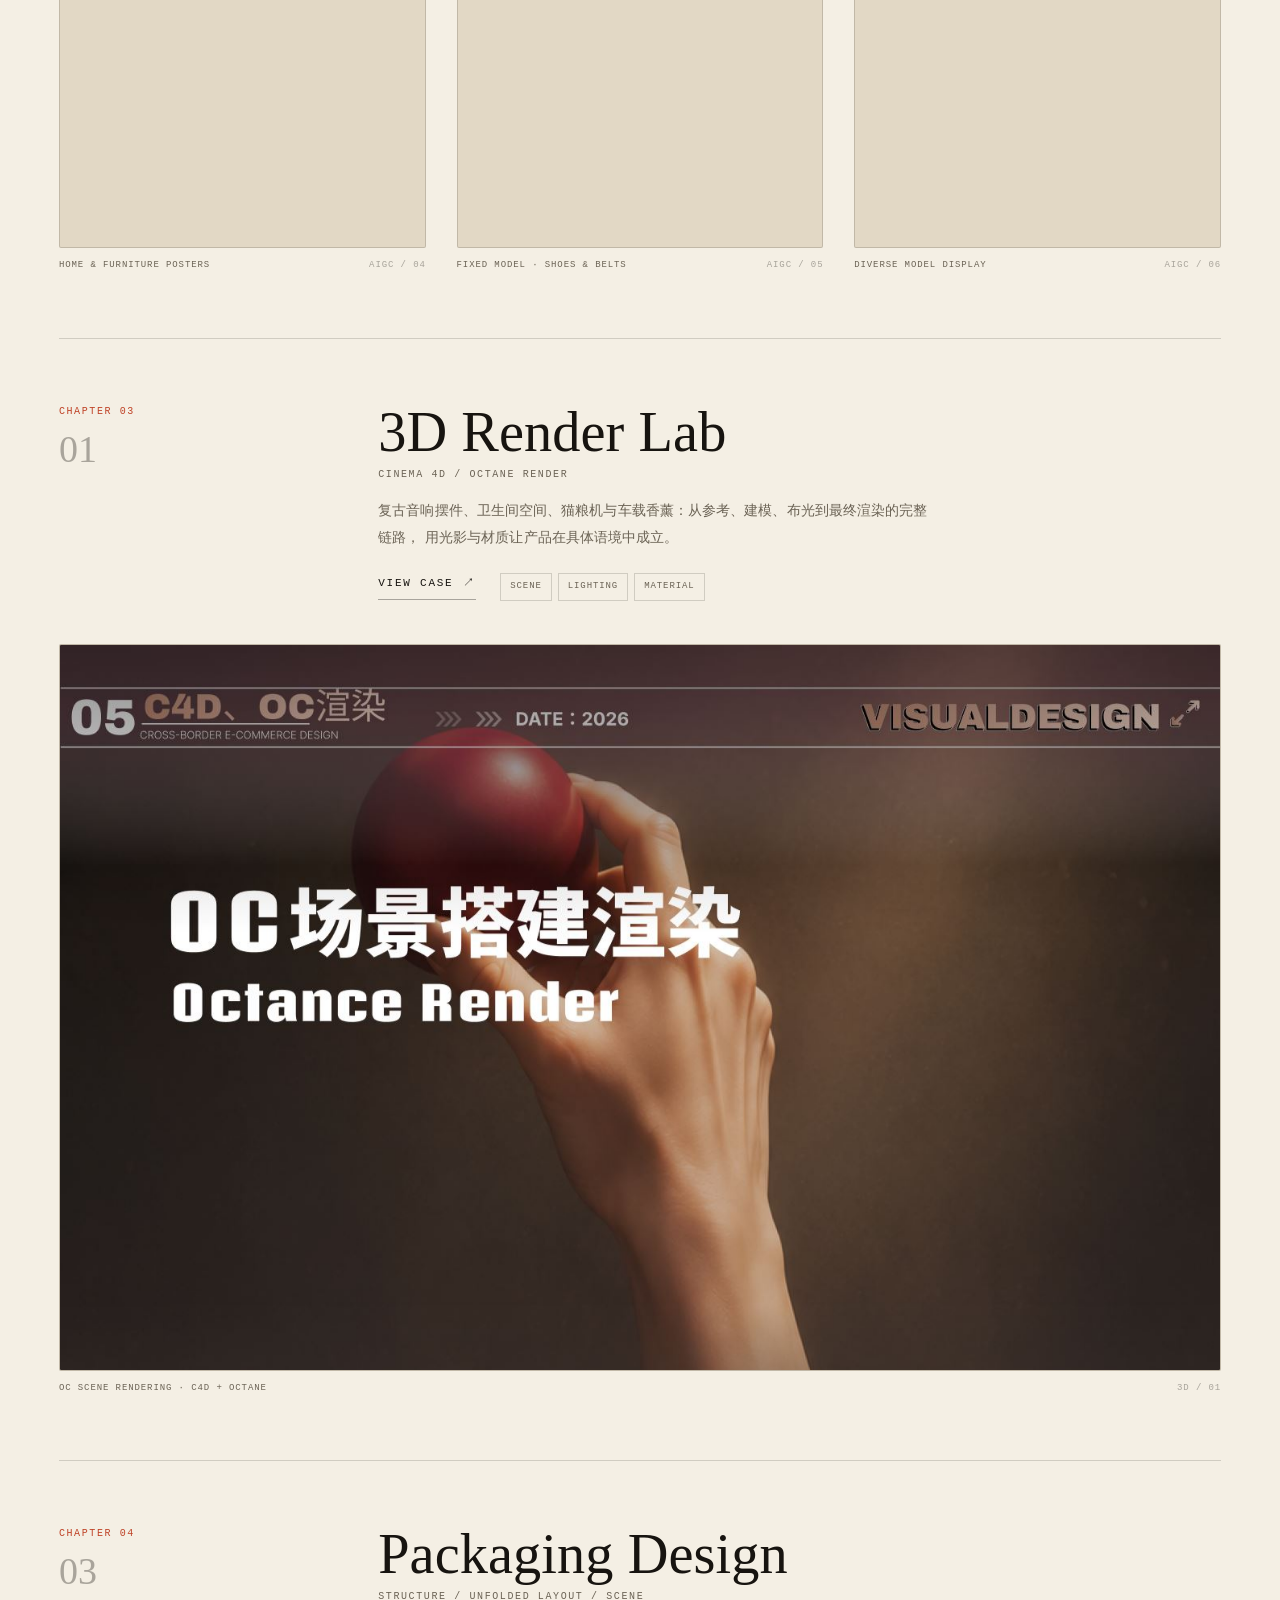
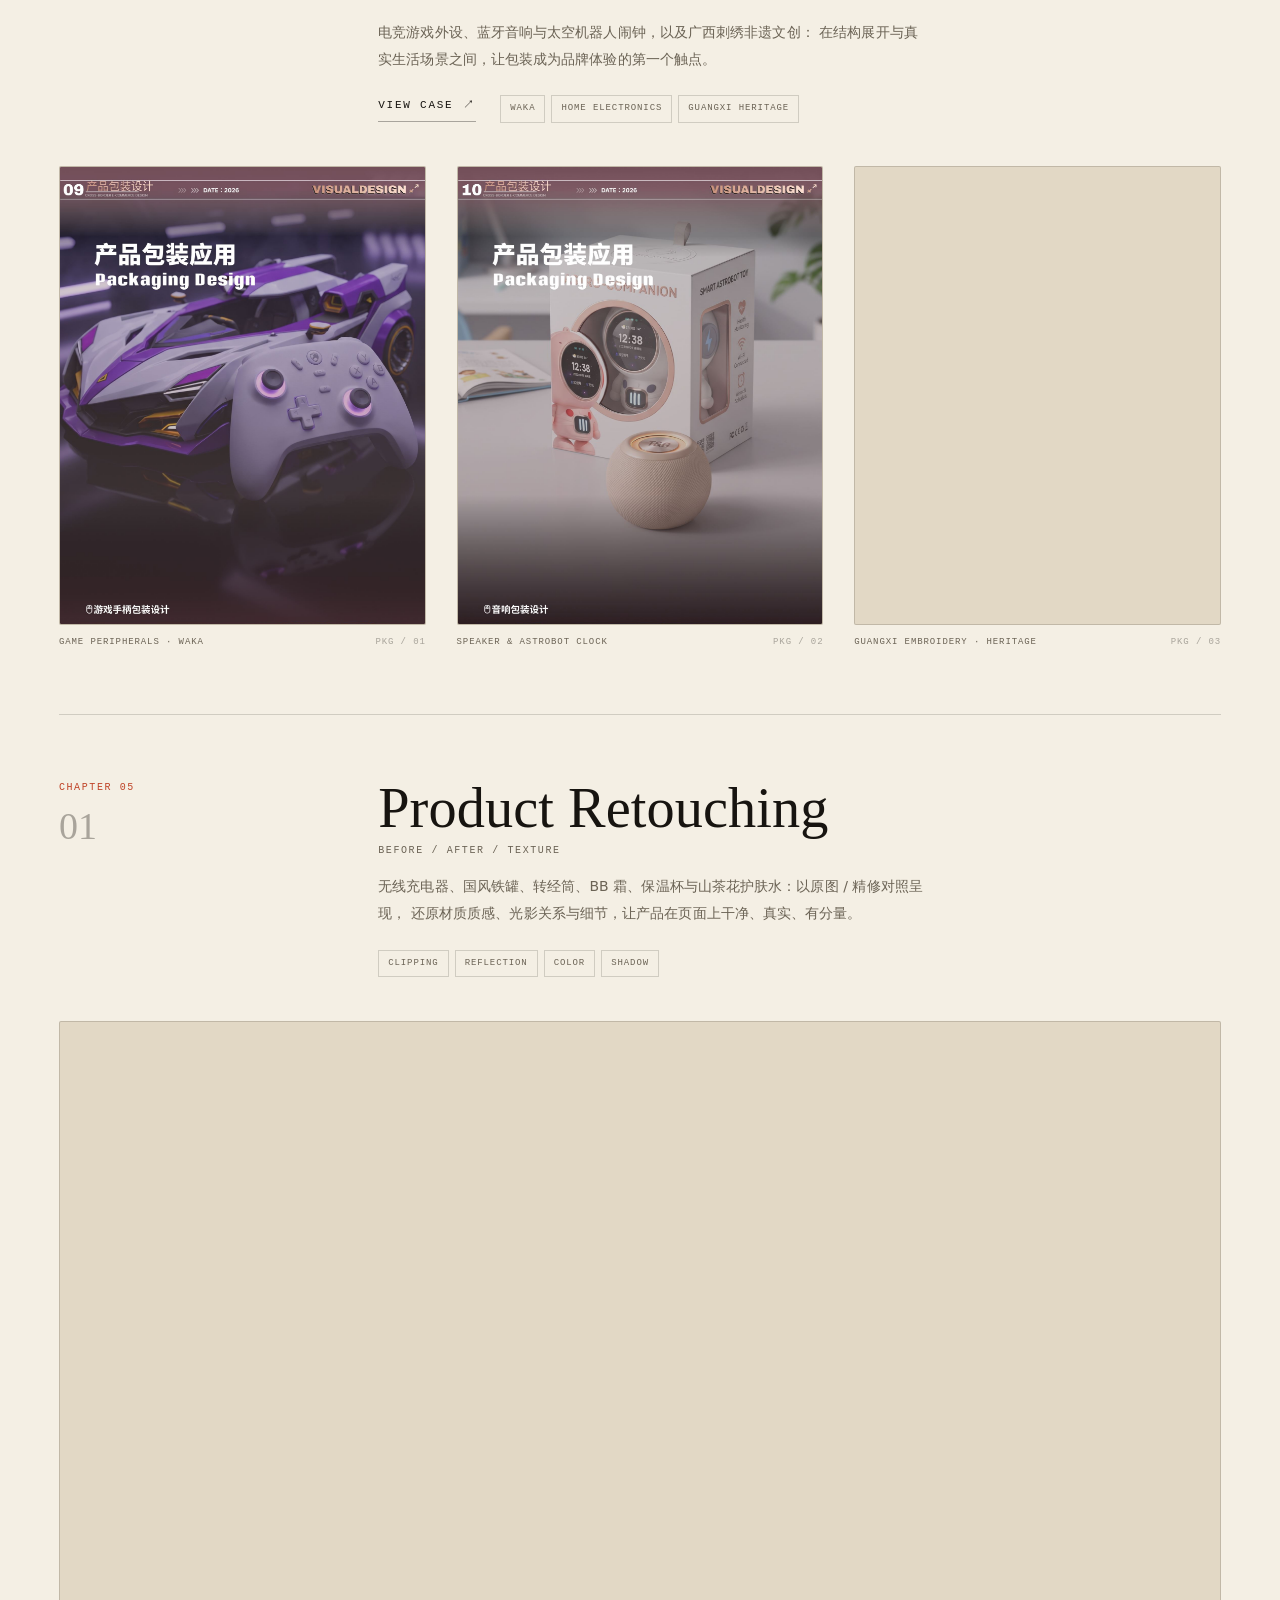
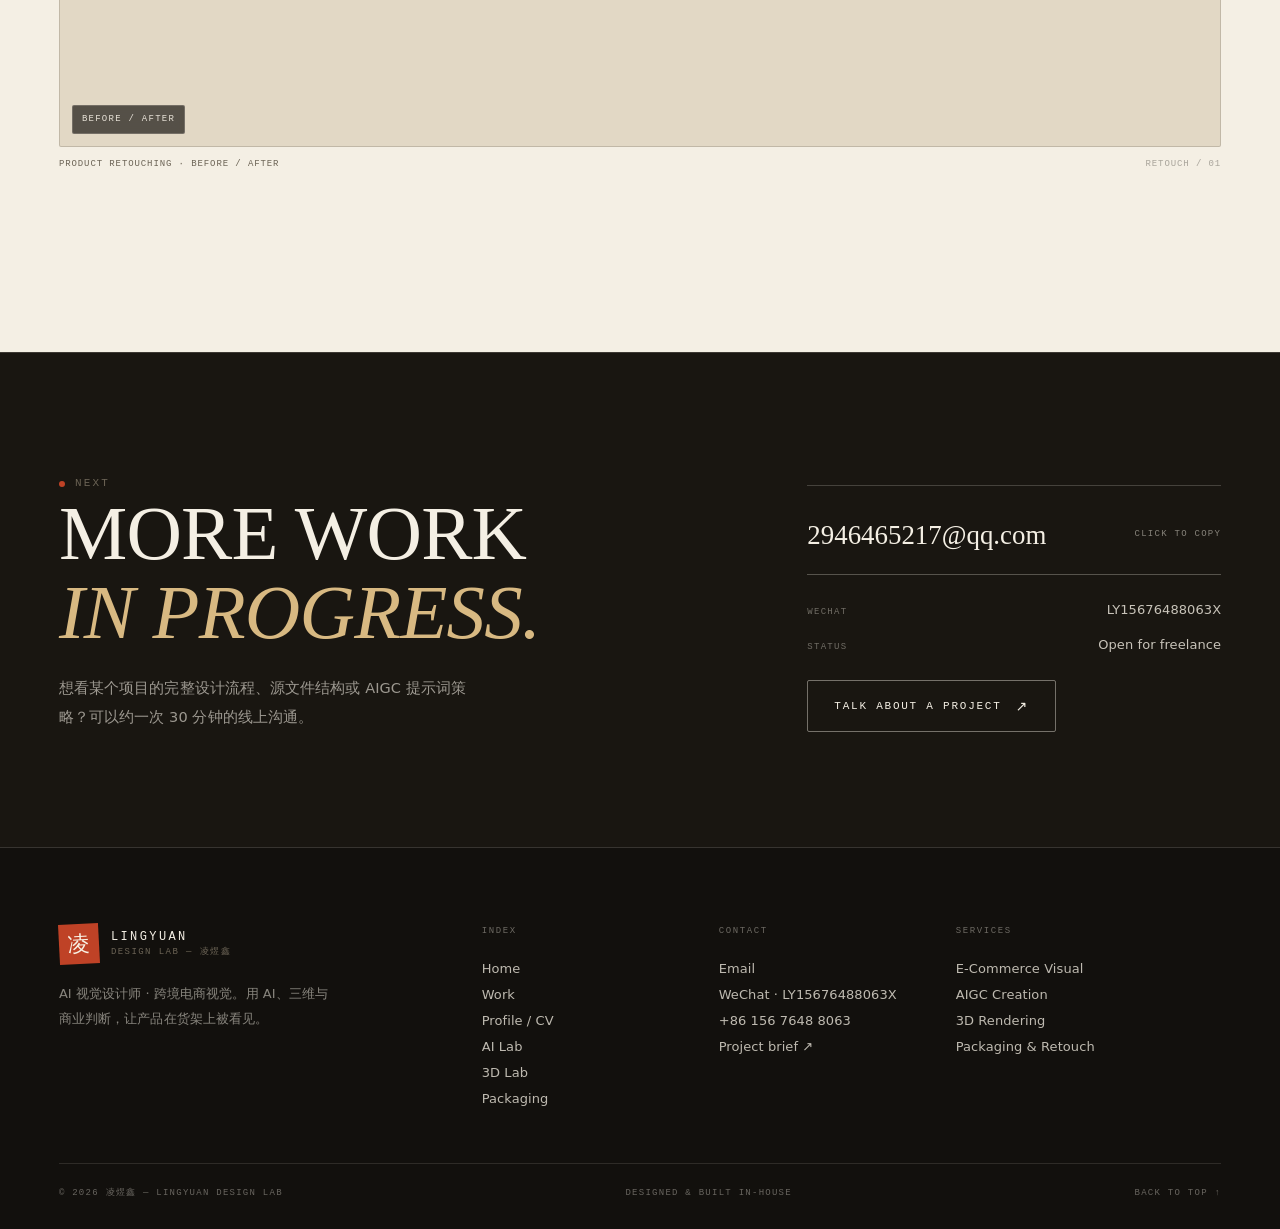
<file: pages/projects.html>
<!doctype html>
<html lang="zh-CN">
  <head>
    <meta charset="UTF-8" />
    <meta name="viewport" content="width=device-width, initial-scale=1.0" />
    <title>WORK — 项目档案 / 跨境电商视觉 | LINGYUAN DESIGN LAB</title>
    <meta
      name="description"
      content="凌煜鑫作品档案：电商视觉（Amazon A+ / 独立站）、AIGC 海报系统、C4D 三维渲染、包装设计与产品精修，五个章节 17 张完整设计板。"
    />
    <meta name="theme-color" content="#12100d" />
    <meta property="og:title" content="WORK — LINGYUAN DESIGN LAB" />
    <meta property="og:description" content="五个章节：E-Commerce / AIGC / 3D / Packaging / Retouch。" />
    <meta property="og:image" content="../assets/images/web/01.jpg" />
    <link
      rel="icon"
      href="data:image/svg+xml,%3Csvg xmlns='http://www.w3.org/2000/svg' viewBox='0 0 64 64'%3E%3Crect width='64' height='64' rx='8' fill='%23bf4226'/%3E%3Cpath d='M22 17v27h21' fill='none' stroke='%23f8f1e4' stroke-width='5.5'/%3E%3C/svg%3E"
    />
    <link rel="stylesheet" href="../css/style.css" />
    <link rel="preconnect" href="https://miaoda.feishu.cn" crossorigin />
    <link rel="preconnect" href="https://sf3-scmcdn-cn.feishucdn.com" crossorigin />
    <link
      rel="stylesheet"
      href="https://miaoda.feishu.cn/fonts/css2?family=Instrument+Serif:ital@0;1&family=Manrope:wght@300;400;500;600&family=JetBrains+Mono:wght@400;500&family=Noto+Serif+SC:wght@300;400;500&family=Noto+Sans+SC:wght@300;400;500&display=swap"
    />
  </head>

  <body id="top">
    <a class="skip-link" href="#main">跳到主要内容</a>
    <div class="grain" aria-hidden="true"></div>
    <div class="progress" aria-hidden="true"><i></i></div>

    <header class="site-header">
      <a class="brand" href="../index.html" aria-label="LINGYUAN DESIGN LAB — 首页">
        <span class="brand-seal" aria-hidden="true">凌</span>
        <span class="brand-text"><b>LINGYUAN</b><i>DESIGN LAB — 凌煜鑫</i></span>
      </a>
      <nav class="nav" aria-label="主导航">
        <a href="projects.html" data-nav="projects">WORK</a>
        <a href="about.html" data-nav="about">PROFILE</a>
        <a href="ai.html" data-nav="ailab">AI LAB</a>
        <a href="render.html" data-nav="3dlab">3D LAB</a>
        <a href="packaging.html" data-nav="packaging">PACKAGING</a>
        <a href="contact.html" data-nav="contact">CONTACT</a>
      </nav>
      <div class="head-right">
        <span class="status"><span class="dot"></span> OPEN FOR FREELANCE</span>
        <button class="menu-btn" id="navToggle" aria-expanded="false" aria-controls="drawer" aria-label="打开菜单">
          <svg viewBox="0 0 24 24" fill="none" stroke="currentColor" stroke-width="1.4" aria-hidden="true"><path d="M3 7h18M3 12h18M3 17h18" /></svg>
        </button>
      </div>
    </header>

    <div class="drawer" id="drawer" aria-label="移动端导航">
      <div class="drawer-top">
        <a class="brand" href="../index.html">
          <span class="brand-seal" aria-hidden="true">凌</span>
          <span class="brand-text"><b>LINGYUAN</b><i>DESIGN LAB — 凌煜鑫</i></span>
        </a>
        <button class="drawer-close" id="drawerClose" aria-label="关闭菜单">
          <svg viewBox="0 0 24 24" fill="none" stroke="currentColor" stroke-width="1.4" aria-hidden="true"><path d="M6 6l12 12M18 6L6 18" /></svg>
        </button>
      </div>
      <nav class="drawer-nav" aria-label="移动端导航链接">
        <a href="../index.html" data-nav="home">HOME <span>01</span></a>
        <a href="projects.html" data-nav="projects">WORK <span>02</span></a>
        <a href="about.html" data-nav="about">PROFILE <span>03</span></a>
        <a href="ai.html" data-nav="ailab">AI LAB <span>04</span></a>
        <a href="render.html" data-nav="3dlab">3D LAB <span>05</span></a>
        <a href="packaging.html" data-nav="packaging">PACKAGING <span>06</span></a>
        <a href="contact.html" data-nav="contact">CONTACT <span>07</span></a>
      </nav>
      <div class="drawer-foot">
        <span>凌煜鑫 · AI Visual Designer</span>
        <a href="mailto:2946465217@qq.com">2946465217@qq.com</a>
      </div>
    </div>

    <main id="main">
      <section class="page-hero">
        <div class="wrap">
          <p class="crumb" style="color: var(--muted)"><a href="../index.html" style="color: inherit">HOME</a> / WORK</p>
          <p class="kicker" style="margin-top: 22px"><span class="dot"></span> PROJECT ARCHIVE / 2025—2026</p>
          <h1 class="page-title">WORK<em>FIVE DISCIPLINES, ONE VISUAL SYSTEM</em></h1>
          <p class="page-sub">
            Amazon A+ 与独立站、AIGC 海报系统、C4D 三维场景、包装与产品精修。
          </p>
          <div class="page-meta-row">
            <p class="mono">17 SELECTED BOARDS · 08 BRANDS</p>
            <p class="archive-count" data-visible-count>05 CHAPTERS</p>
          </div>
        </div>
      </section>

      <section class="sec">
        <div class="wrap">
          <div class="filters" data-filters role="group" aria-label="按类别筛选项目">
            <button class="filter" type="button" data-filter="all" aria-pressed="true">ALL<span class="n">05</span></button>
            <button class="filter" type="button" data-filter="ecommerce" aria-pressed="false">E-COMMERCE<span class="n">01</span></button>
            <button class="filter" type="button" data-filter="aigc" aria-pressed="false">AIGC<span class="n">02</span></button>
            <button class="filter" type="button" data-filter="3d" aria-pressed="false">3D RENDER<span class="n">01</span></button>
            <button class="filter" type="button" data-filter="packaging" aria-pressed="false">PACKAGING<span class="n">01</span></button>
            <button class="filter" type="button" data-filter="retouch" aria-pressed="false">RETOUCH<span class="n">01</span></button>
          </div>

          <!-- CH 01 -->
          <article class="chapter" id="ch01" data-cat="ecommerce">
            <div class="chapter-head">
              <div class="ch-meta">
                <span class="ch-no">CHAPTER 01</span>
                <span class="ch-count">06</span>
              </div>
              <div class="ch-main">
                <h3>E-Commerce Visual <em>Amazon A+ / LISTING / INDEPENDENT STORE</em></h3>
                <p class="ch-sub">
                  温奶器、便携充气泵、超声波驱虫器、厨余垃圾处理器：从主副图到 A+
                  详情页，用产品精修、三维渲染与 AI 场景把功能卖点组织成高转化的页面结构。另含 LUMI HOME 与 NOVU TOYS 两个独立站视觉。
                </p>
                <div class="ch-actions">
                  <a class="ulink" href="amazon.html">VIEW CASE <span aria-hidden="true">↗</span></a>
                  <div class="ch-tags"><span>GROWNSY</span><span>ETENWOLF</span><span>BORHOOD</span><span>VEVOR</span><span>LUMI HOME</span><span>NOVU TOYS</span></div>
                </div>
              </div>
            </div>

            <div class="board-grid board-grid--three">
              <figure class="board-item reveal">
                <a class="work-media" href="../assets/images/web/03.jpg" aria-label="放大查看 GROWNSY Amazon A+ 设计板">
                  <img src="../assets/images/web/03.jpg" alt="GROWNSY 8-in-1 温奶器 Amazon A+ 与主副图设计" width="1440" height="7023" loading="lazy" decoding="async" />
                </a>
                <figcaption><span>GROWNSY · BABY BOTTLE WARMER</span><span>A+ / 01</span></figcaption>
              </figure>
              <figure class="board-item reveal d1">
                <a class="work-media" href="../assets/images/web/04.jpg" aria-label="放大查看 ETENWOLF 充气泵设计板">
                  <img src="../assets/images/web/04.jpg" alt="ETENWOLF Air 5 便携充气泵 Amazon A+ 设计" width="1440" height="7023" loading="lazy" decoding="async" />
                </a>
                <figcaption><span>ETENWOLF · AIR 5 INFLATOR</span><span>A+ / 02</span></figcaption>
              </figure>
              <figure class="board-item reveal d2">
                <a class="work-media" href="../assets/images/web/05.jpg" aria-label="放大查看 BORHOOD 驱虫器设计板">
                  <img src="../assets/images/web/05.jpg" alt="BORHOOD 超声波驱虫器 Amazon A+ 设计" width="1440" height="7023" loading="lazy" decoding="async" />
                </a>
                <figcaption><span>BORHOOD · PEST REPELLER</span><span>A+ / 03</span></figcaption>
              </figure>
              <figure class="board-item reveal">
                <a class="work-media" href="../assets/images/web/06.jpg" aria-label="放大查看 VEVOR 垃圾处理器设计板">
                  <img src="../assets/images/web/06.jpg" alt="VEVOR 厨余垃圾处理器 Amazon A+ 设计" width="1440" height="7023" loading="lazy" decoding="async" />
                </a>
                <figcaption><span>VEVOR · GARBAGE DISPOSER</span><span>A+ / 04</span></figcaption>
              </figure>
              <figure class="board-item reveal d1">
                <a class="work-media" href="../assets/images/web/18.jpg" aria-label="放大查看 LUMI HOME 独立站设计板">
                  <img src="../assets/images/web/18.jpg" alt="LUMI HOME 家居独立站视觉设计" width="1440" height="6924" loading="lazy" decoding="async" />
                </a>
                <figcaption><span>LUMI HOME · INDEPENDENT STORE</span><span>SITE / 05</span></figcaption>
              </figure>
              <figure class="board-item reveal d2">
                <a class="work-media" href="../assets/images/web/19.jpg" aria-label="放大查看 NOVU TOYS 独立站设计板">
                  <img src="../assets/images/web/19.jpg" alt="NOVU TOYS 潮玩收藏独立站视觉设计" width="1440" height="7641" loading="lazy" decoding="async" />
                </a>
                <figcaption><span>NOVU TOYS · INDEPENDENT STORE</span><span>SITE / 06</span></figcaption>
              </figure>
            </div>
          </article>

          <!-- CH 02 -->
          <article class="chapter" id="ch02" data-cat="aigc">
            <div class="chapter-head">
              <div class="ch-meta">
                <span class="ch-no">CHAPTER 02</span>
                <span class="ch-count">06</span>
              </div>
              <div class="ch-main">
                <h3>AIGC Visual Exploration <em>STABLE DIFFUSION / POSTER / MODEL</em></h3>
                <p class="ch-sub">
                  以 Stable Diffusion 为核心的商业视觉实验：产品卖点信息图、美妆香水海报、小家电海报、家居空间海报，
                  以及可复用的固定模特与多样化模特系统，让 AI 生成真正落到商业场景。
                </p>
                <div class="ch-actions">
                  <a class="ulink" href="ai.html">VIEW CASE <span aria-hidden="true">↗</span></a>
                  <div class="ch-tags"><span>SELLING-POINT</span><span>BEAUTY</span><span>APPLIANCE</span><span>HOME</span><span>SD MODEL</span></div>
                </div>
              </div>
            </div>

            <div class="board-grid board-grid--three">
              <figure class="board-item reveal">
                <a class="work-media" href="../assets/images/web/08.jpg" aria-label="放大查看产品卖点信息图设计板">
                  <img src="../assets/images/web/08.jpg" alt="AIGC 产品卖点可视化信息图" width="1440" height="7746" loading="lazy" decoding="async" />
                </a>
                <figcaption><span>SELLING-POINT INFOGRAPHIC</span><span>AIGC / 01</span></figcaption>
              </figure>
              <figure class="board-item reveal d1">
                <a class="work-media" href="../assets/images/web/15.jpg" aria-label="放大查看美妆香水海报设计板">
                  <img src="../assets/images/web/15.jpg" alt="AI 美妆与香水海报系统" width="1440" height="5877" loading="lazy" decoding="async" />
                </a>
                <figcaption><span>BEAUTY &amp; PERFUME POSTERS</span><span>AIGC / 02</span></figcaption>
              </figure>
              <figure class="board-item reveal d2">
                <a class="work-media" href="../assets/images/web/16.jpg" aria-label="放大查看小家电海报设计板">
                  <img src="../assets/images/web/16.jpg" alt="AI 小家电海报系统" width="1440" height="5764" loading="lazy" decoding="async" />
                </a>
                <figcaption><span>SMALL APPLIANCE POSTERS</span><span>AIGC / 03</span></figcaption>
              </figure>
              <figure class="board-item reveal">
                <a class="work-media" href="../assets/images/web/17.jpg" aria-label="放大查看家居空间海报设计板">
                  <img src="../assets/images/web/17.jpg" alt="AI 家居与家具空间海报" width="1440" height="5545" loading="lazy" decoding="async" />
                </a>
                <figcaption><span>HOME &amp; FURNITURE POSTERS</span><span>AIGC / 04</span></figcaption>
              </figure>
              <figure class="board-item reveal d1">
                <a class="work-media" href="../assets/images/web/09.jpg" aria-label="放大查看固定模特设计板">
                  <img src="../assets/images/web/09.jpg" alt="SD 固定模特展示高跟鞋、皮鞋与腰带" width="1440" height="8181" loading="lazy" decoding="async" />
                </a>
                <figcaption><span>FIXED MODEL · SHOES &amp; BELTS</span><span>AIGC / 05</span></figcaption>
              </figure>
              <figure class="board-item reveal d2">
                <a class="work-media" href="../assets/images/web/10.jpg" aria-label="放大查看多样化模特设计板">
                  <img src="../assets/images/web/10.jpg" alt="SD 多样化模特与产品展示" width="1440" height="8175" loading="lazy" decoding="async" />
                </a>
                <figcaption><span>DIVERSE MODEL DISPLAY</span><span>AIGC / 06</span></figcaption>
              </figure>
            </div>
          </article>

          <!-- CH 03 -->
          <article class="chapter" id="ch03" data-cat="3d">
            <div class="chapter-head">
              <div class="ch-meta">
                <span class="ch-no">CHAPTER 03</span>
                <span class="ch-count">01</span>
              </div>
              <div class="ch-main">
                <h3>3D Render Lab <em>CINEMA 4D / OCTANE RENDER</em></h3>
                <p class="ch-sub">
                  复古音响摆件、卫生间空间、猫粮机与车载香薰：从参考、建模、布光到最终渲染的完整链路，
                  用光影与材质让产品在具体语境中成立。
                </p>
                <div class="ch-actions">
                  <a class="ulink" href="render.html">VIEW CASE <span aria-hidden="true">↗</span></a>
                  <div class="ch-tags"><span>SCENE</span><span>LIGHTING</span><span>MATERIAL</span></div>
                </div>
              </div>
            </div>

            <div class="board-grid board-grid--single">
              <figure class="board-item reveal">
                <a class="work-media" href="../assets/images/web/07.jpg" aria-label="放大查看 3D 场景渲染设计板">
                  <img src="../assets/images/web/07.jpg" alt="C4D 与 Octane 产品场景渲染：音响、卫生间、猫粮机、车载香薰" width="1440" height="8160" loading="lazy" decoding="async" />
                </a>
                <figcaption><span>OC SCENE RENDERING · C4D + OCTANE</span><span>3D / 01</span></figcaption>
              </figure>
            </div>
          </article>

          <!-- CH 04 -->
          <article class="chapter" id="ch04" data-cat="packaging">
            <div class="chapter-head">
              <div class="ch-meta">
                <span class="ch-no">CHAPTER 04</span>
                <span class="ch-count">03</span>
              </div>
              <div class="ch-main">
                <h3>Packaging Design <em>STRUCTURE / UNFOLDED LAYOUT / SCENE</em></h3>
                <p class="ch-sub">
                  电竞游戏外设、蓝牙音响与太空机器人闹钟，以及广西刺绣非遗文创：
                  在结构展开与真实生活场景之间，让包装成为品牌体验的第一个触点。
                </p>
                <div class="ch-actions">
                  <a class="ulink" href="packaging.html">VIEW CASE <span aria-hidden="true">↗</span></a>
                  <div class="ch-tags"><span>WAKA</span><span>HOME ELECTRONICS</span><span>GUANGXI HERITAGE</span></div>
                </div>
              </div>
            </div>

            <div class="board-grid board-grid--three">
              <figure class="board-item reveal">
                <a class="work-media" href="../assets/images/web/11.jpg" aria-label="放大查看 WAKA 包装设计板">
                  <img src="../assets/images/web/11.jpg" alt="WAKA 游戏手柄与复古主机包装设计" width="1440" height="9737" loading="lazy" decoding="async" />
                </a>
                <figcaption><span>GAME PERIPHERALS · WAKA</span><span>PKG / 01</span></figcaption>
              </figure>
              <figure class="board-item reveal d1">
                <a class="work-media" href="../assets/images/web/12.jpg" aria-label="放大查看蓝牙音响与闹钟包装设计板">
                  <img src="../assets/images/web/12.jpg" alt="蓝牙音响与太空机器人闹钟包装设计" width="1440" height="9738" loading="lazy" decoding="async" />
                </a>
                <figcaption><span>SPEAKER &amp; ASTROBOT CLOCK</span><span>PKG / 02</span></figcaption>
              </figure>
              <figure class="board-item reveal d2">
                <a class="work-media" href="../assets/images/web/13.jpg" aria-label="放大查看广西刺绣非遗文创包装设计板">
                  <img src="../assets/images/web/13.jpg" alt="广西刺绣非遗文创包装设计：绣球与绣马" width="1440" height="9738" loading="lazy" decoding="async" />
                </a>
                <figcaption><span>GUANGXI EMBROIDERY · HERITAGE</span><span>PKG / 03</span></figcaption>
              </figure>
            </div>
          </article>

          <!-- CH 05 -->
          <article class="chapter" id="retouch" data-cat="retouch">
            <div class="chapter-head">
              <div class="ch-meta">
                <span class="ch-no">CHAPTER 05</span>
                <span class="ch-count">01</span>
              </div>
              <div class="ch-main">
                <h3>Product Retouching <em>BEFORE / AFTER / TEXTURE</em></h3>
                <p class="ch-sub">
                  无线充电器、国风铁罐、转经筒、BB 霜、保温杯与山茶花护肤水：以原图 / 精修对照呈现，
                  还原材质质感、光影关系与细节，让产品在页面上干净、真实、有分量。
                </p>
                <div class="ch-actions">
                  <div class="ch-tags"><span>CLIPPING</span><span>REFLECTION</span><span>COLOR</span><span>SHADOW</span></div>
                </div>
              </div>
            </div>

            <div class="board-grid board-grid--single">
              <figure class="board-item reveal">
                <a class="work-media" href="../assets/images/web/14.jpg" aria-label="放大查看产品精修设计板">
                  <img src="../assets/images/web/14.jpg" alt="电商产品精修前后对比板" width="1440" height="7746" loading="lazy" decoding="async" />
                  <span class="work-badge">BEFORE / AFTER</span>
                </a>
                <figcaption><span>PRODUCT RETOUCHING · BEFORE / AFTER</span><span>RETOUCH / 01</span></figcaption>
              </figure>
            </div>
          </article>
        </div>
      </section>

      <section class="contact-band">
        <div class="wrap contact-inner">
          <div class="reveal">
            <p class="kicker"><span class="dot"></span> NEXT</p>
            <h2 class="contact-title">MORE WORK<br /><em>IN PROGRESS.</em></h2>
            <p class="contact-lede">
              想看某个项目的完整设计流程、源文件结构或 AIGC 提示词策略？可以约一次 30 分钟的线上沟通。
            </p>
          </div>
          <div class="contact-card reveal d1">
            <button class="email-btn" type="button" data-copy="2946465217@qq.com">
              <span>2946465217@qq.com</span><span>CLICK TO COPY</span>
            </button>
            <div class="contact-rows">
              <div class="contact-row"><span>WeChat</span><p>LY15676488063X</p></div>
              <div class="contact-row"><span>Status</span><p>Open for freelance</p></div>
            </div>
            <a class="btn btn--paper" href="contact.html" style="margin-top: 24px">TALK ABOUT A PROJECT <span class="ar">↗</span></a>
          </div>
        </div>
      </section>
    </main>

    <footer class="site-footer">
      <div class="wrap">
        <div class="foot-grid">
          <div class="foot-brand">
            <a class="brand" href="../index.html">
              <span class="foot-seal" aria-hidden="true">凌</span>
              <span class="brand-text"><b>LINGYUAN</b><i>DESIGN LAB — 凌煜鑫</i></span>
            </a>
            <p>AI 视觉设计师 · 跨境电商视觉。用 AI、三维与商业判断，让产品在货架上被看见。</p>
          </div>
          <div class="foot-col">
            <h4>Index</h4>
            <a href="../index.html">Home</a>
            <a href="projects.html">Work</a>
            <a href="about.html">Profile / CV</a>
            <a href="ai.html">AI Lab</a>
            <a href="render.html">3D Lab</a>
            <a href="packaging.html">Packaging</a>
          </div>
          <div class="foot-col">
            <h4>Contact</h4>
            <a href="mailto:2946465217@qq.com">Email</a>
            <p>WeChat · LY15676488063X</p>
            <p>+86 156 7648 8063</p>
            <a href="contact.html">Project brief ↗</a>
          </div>          <div class="foot-col">
            <h4>Services</h4>
            <p>E-Commerce Visual</p>
            <p>AIGC Creation</p>
            <p>3D Rendering</p>
            <p>Packaging &amp; Retouch</p>
          </div>
        </div>
        <div class="foot-bottom">
          <span>© <span data-year>2026</span> 凌煜鑫 — LINGYUAN DESIGN LAB</span>
          <span>DESIGNED &amp; BUILT IN-HOUSE</span>
          <a href="#top">BACK TO TOP ↑</a>
        </div>
      </div>
    </footer>

    <script src="../js/main.js"></script>
  </body>
</html>
</file>
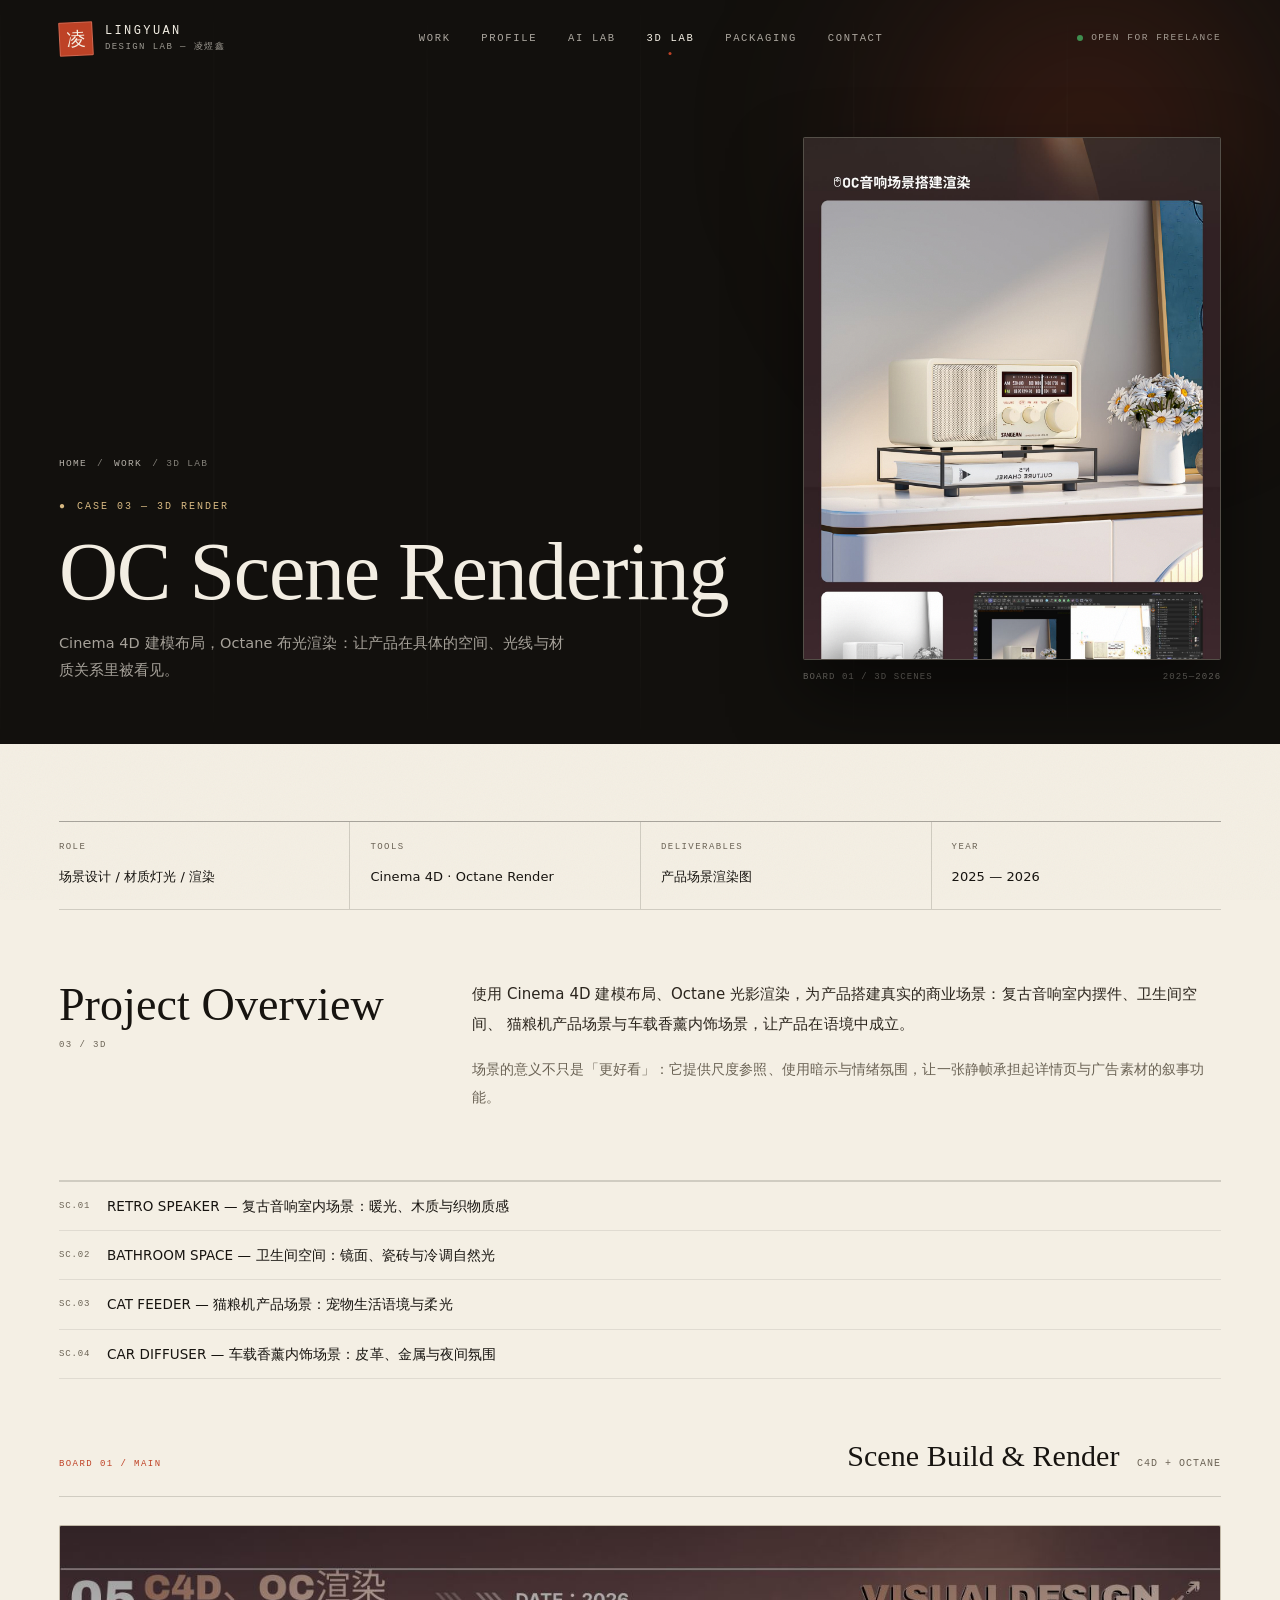
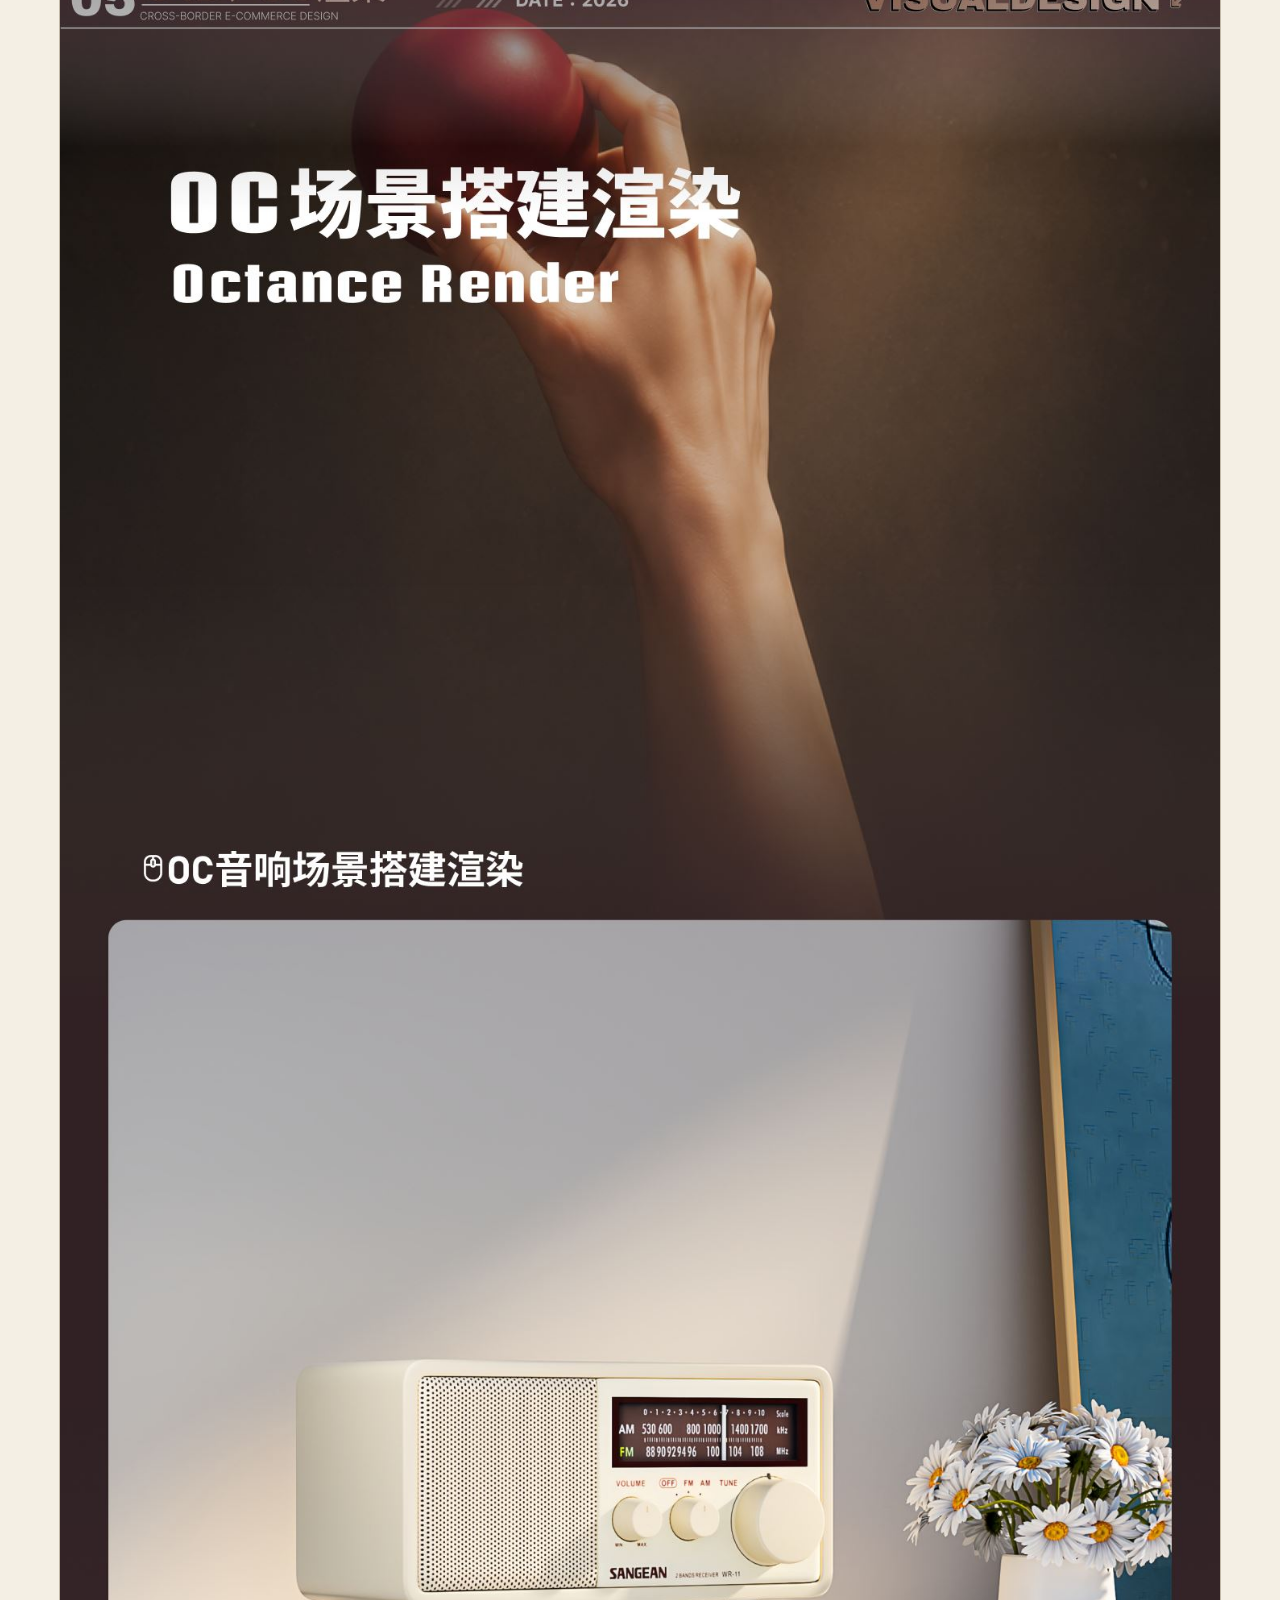
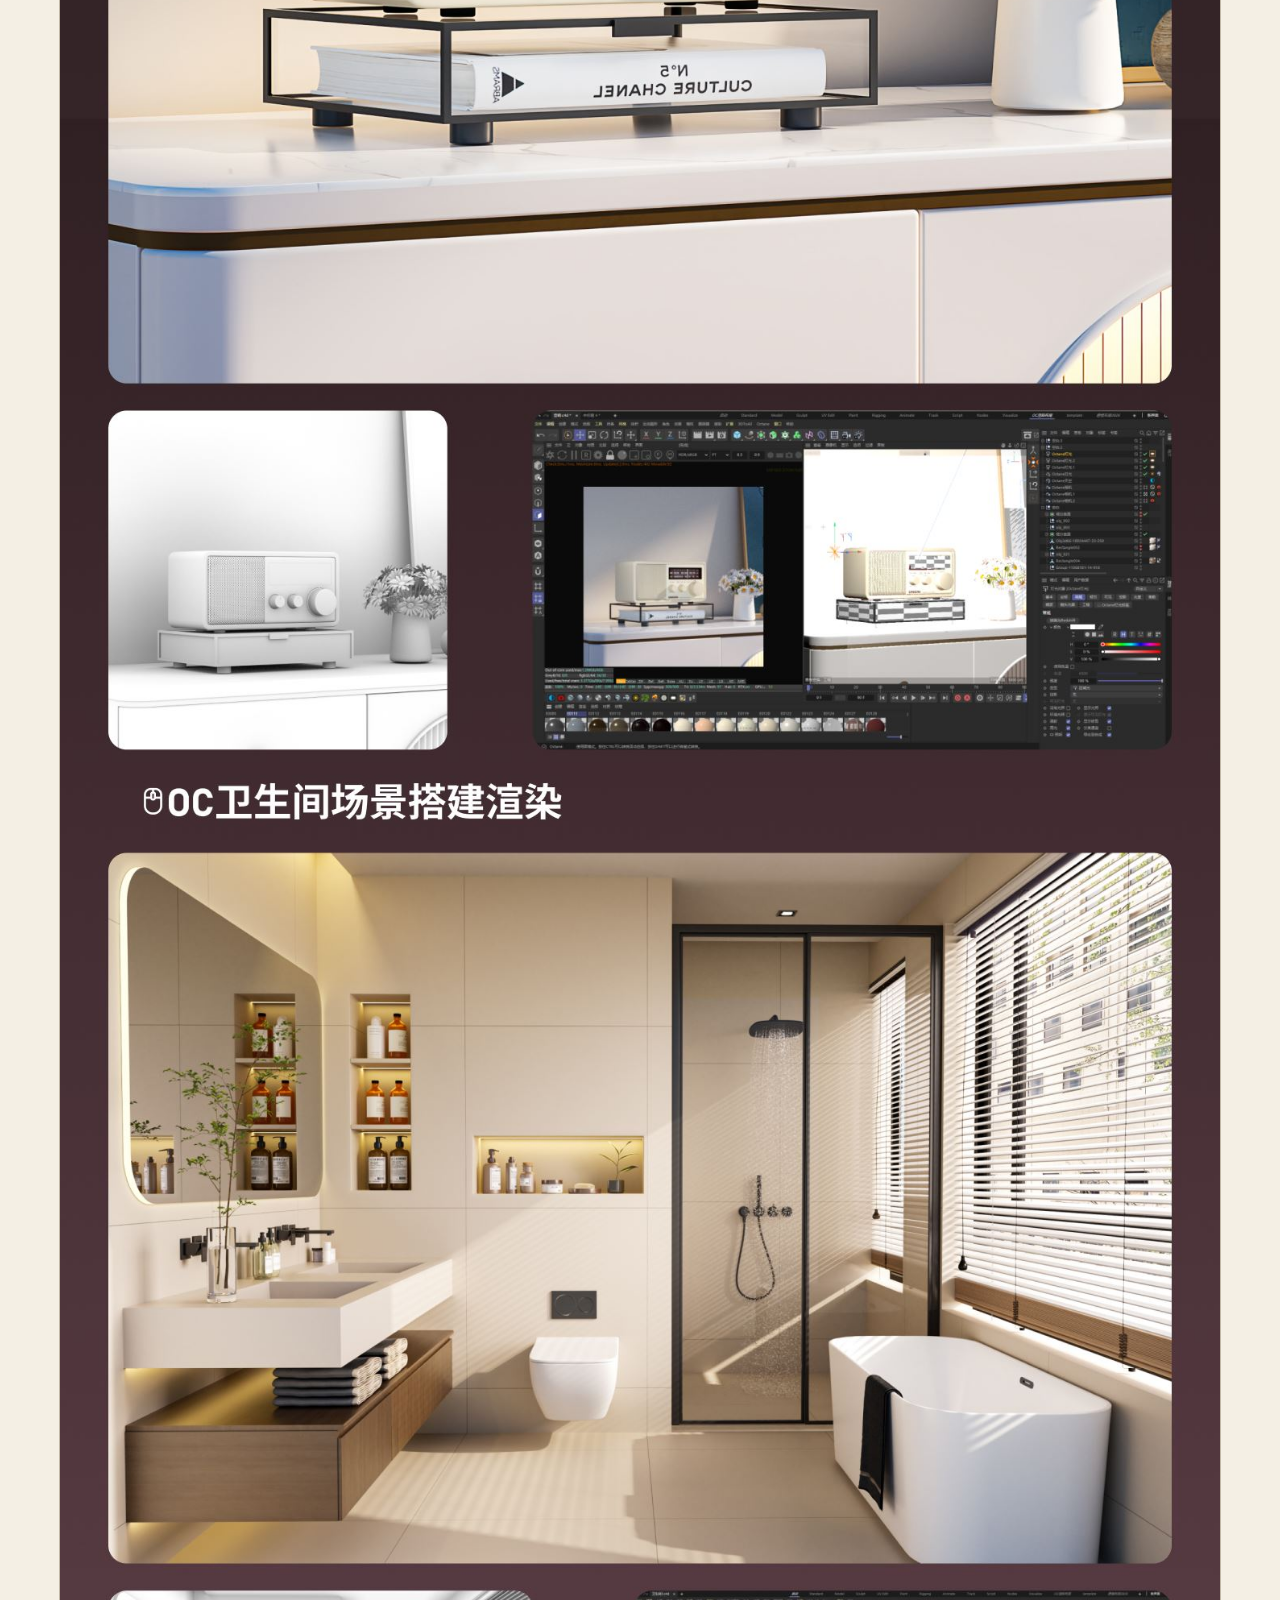
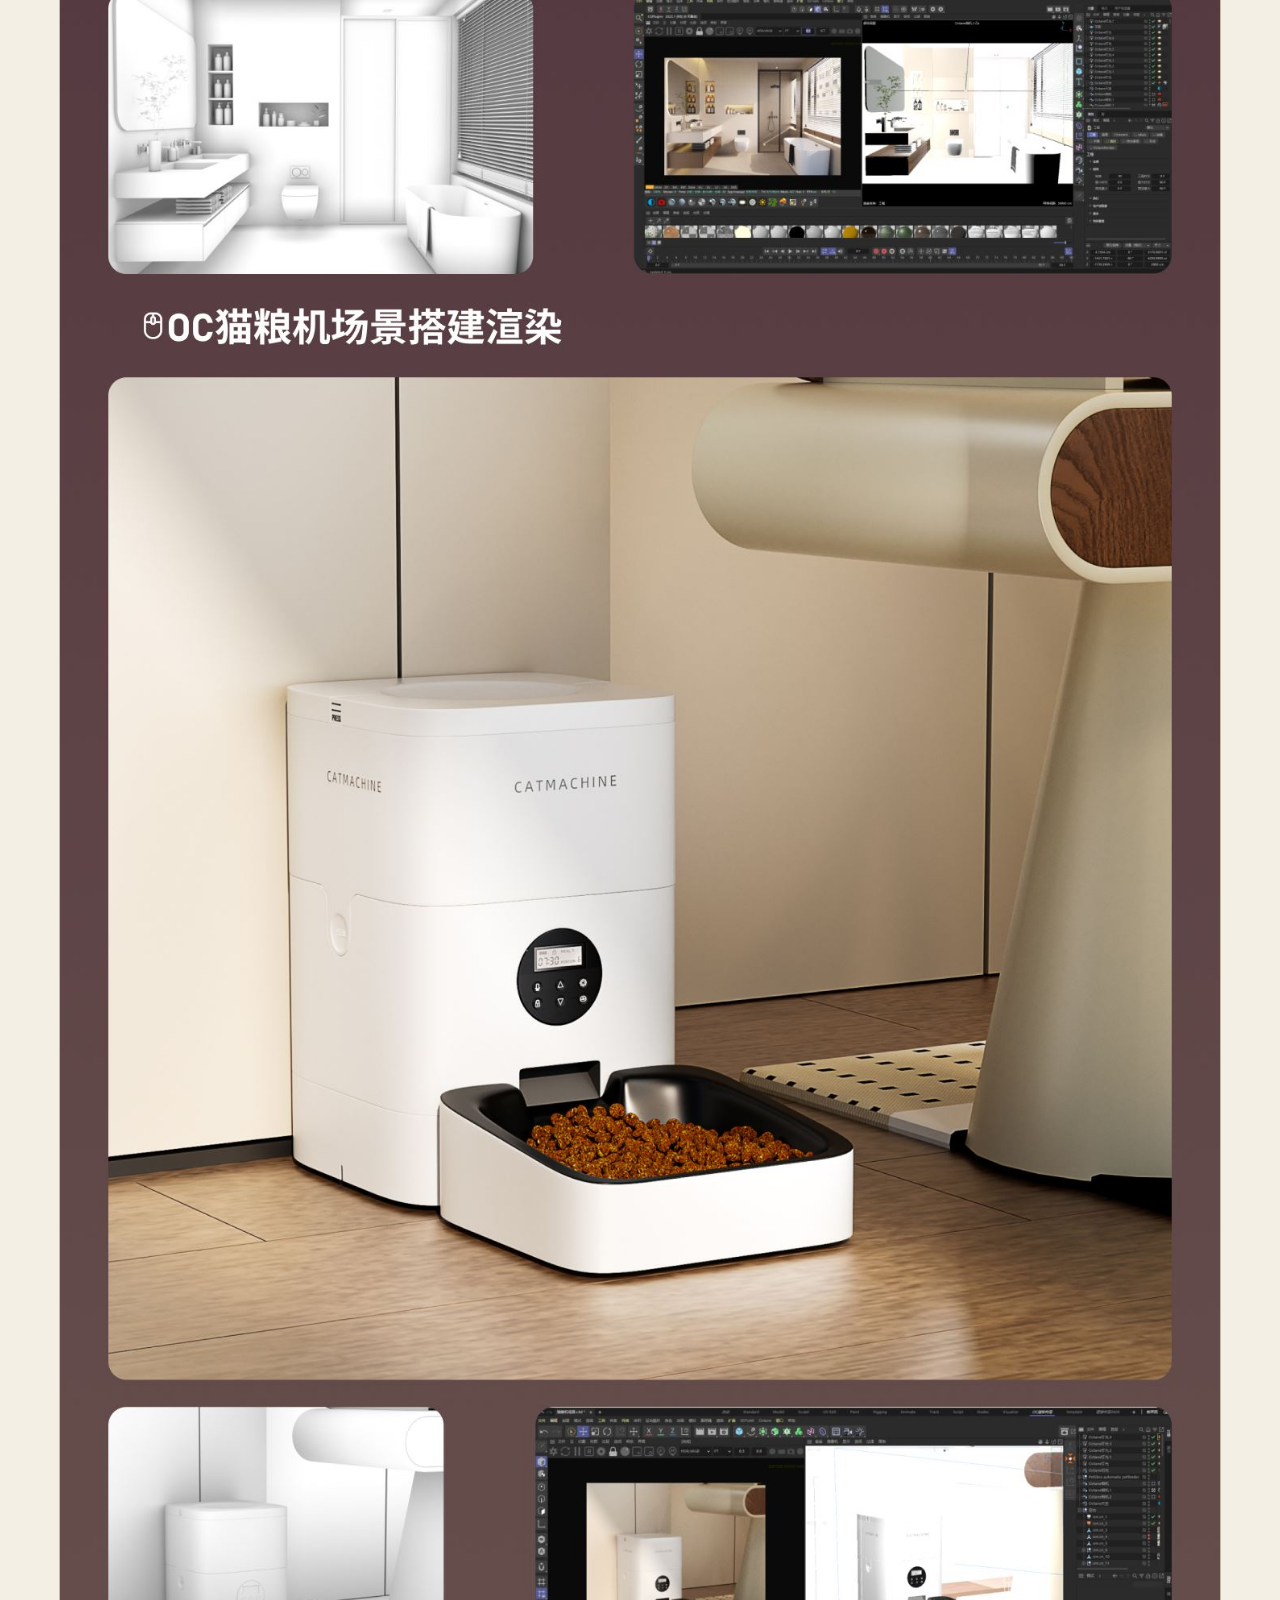
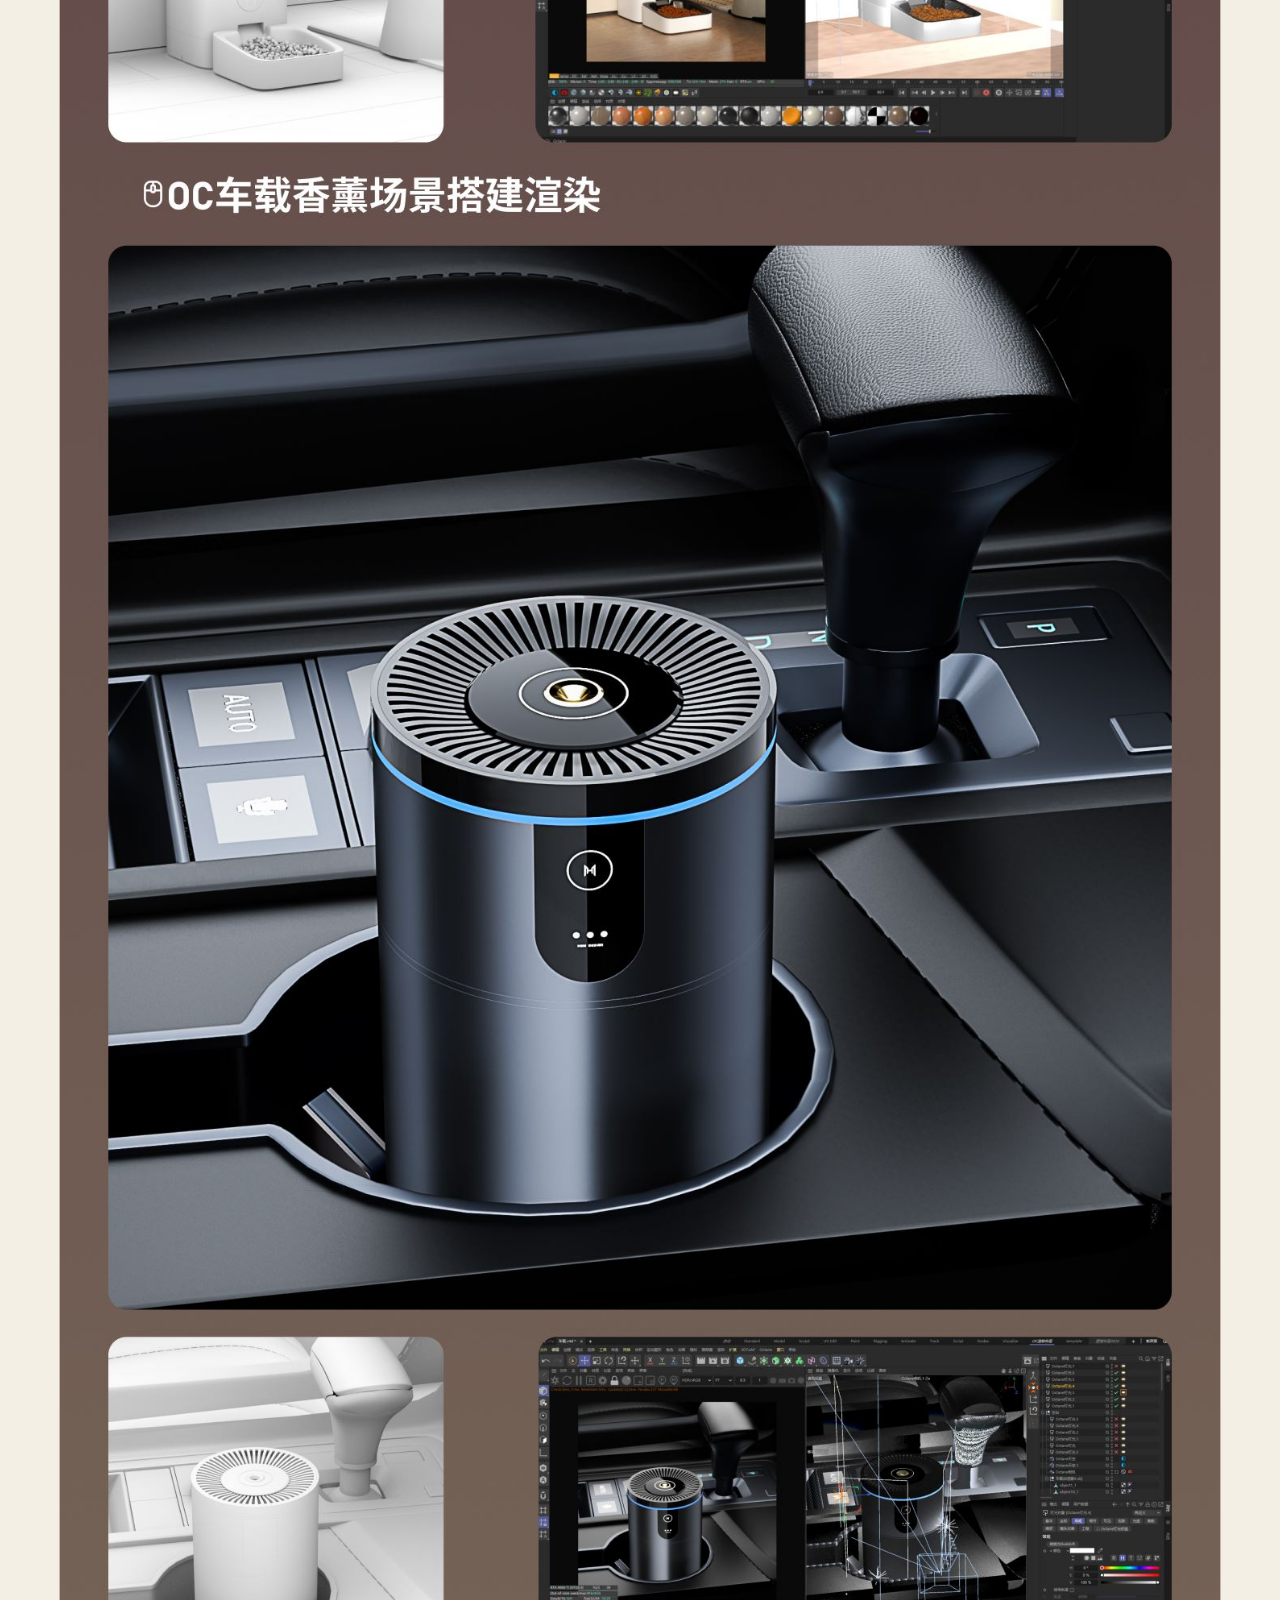
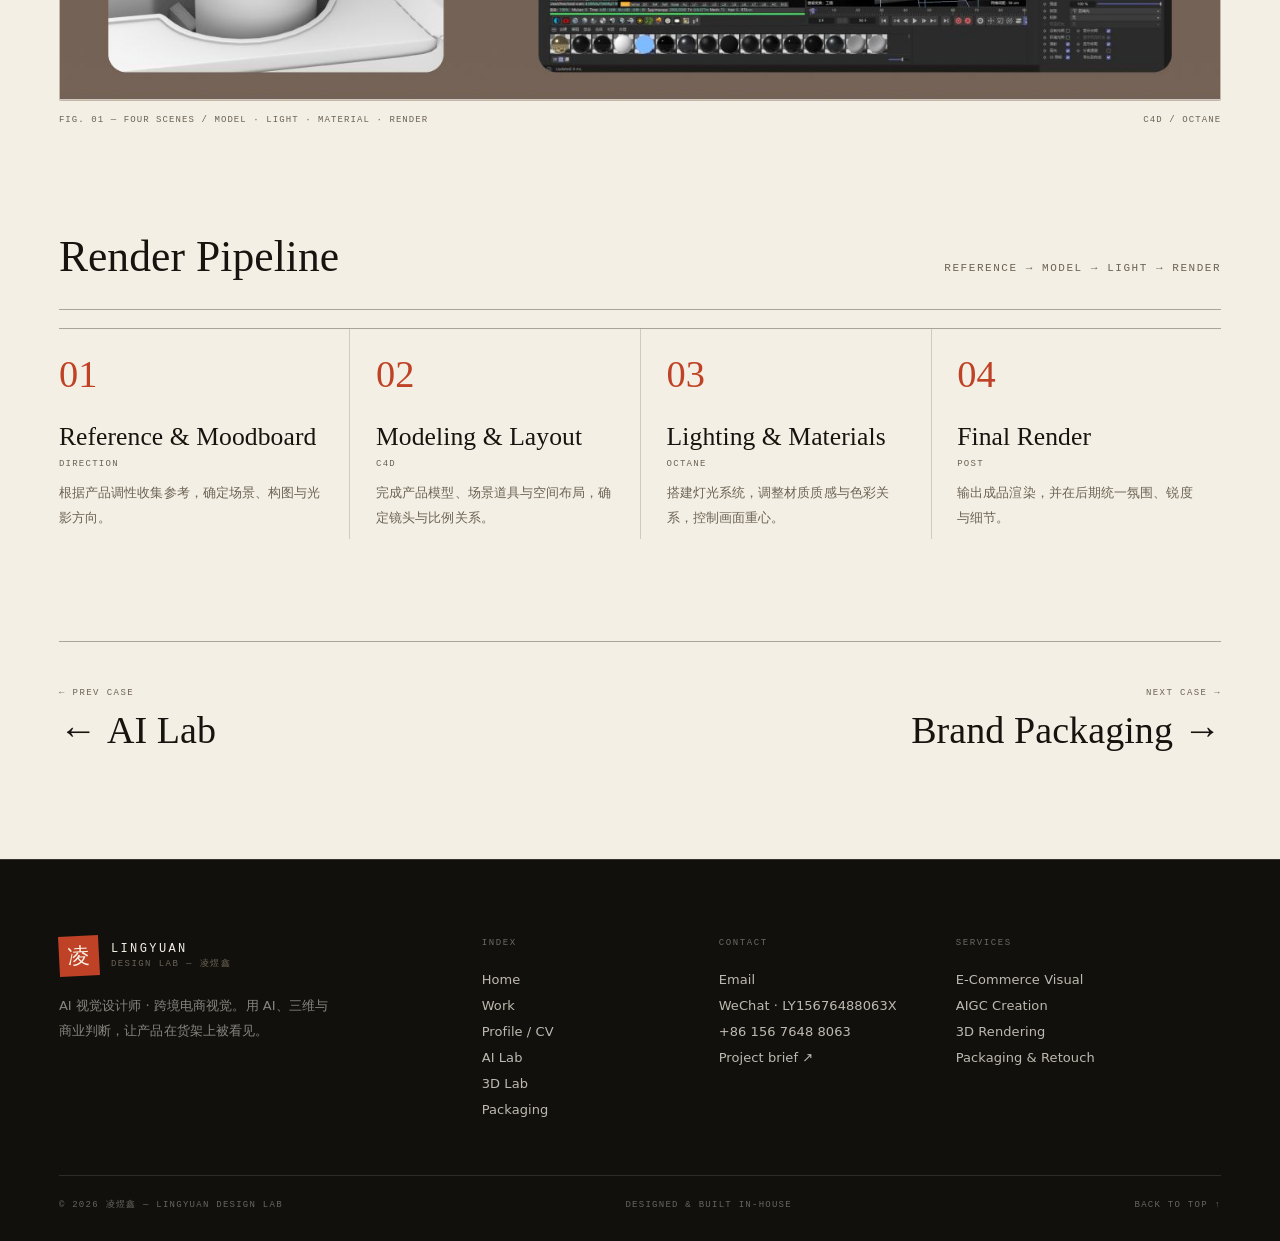
<file: pages/render.html>
<!doctype html>
<html lang="zh-CN">
  <head>
    <meta charset="UTF-8" />
    <meta name="viewport" content="width=device-width, initial-scale=1.0" />
    <title>CASE 03 — OC Scene Rendering / 三维产品渲染 | LINGYUAN DESIGN LAB</title>
    <meta
      name="description"
      content="3D 渲染案例：Cinema 4D + Octane 场景搭建与渲染，包括复古音响室内场景、卫生间空间、猫粮机与车载香薰产品场景。"
    />
    <meta name="theme-color" content="#12100d" />
    <link
      rel="icon"
      href="data:image/svg+xml,%3Csvg xmlns='http://www.w3.org/2000/svg' viewBox='0 0 64 64'%3E%3Crect width='64' height='64' rx='8' fill='%23bf4226'/%3E%3Cpath d='M22 17v27h21' fill='none' stroke='%23f8f1e4' stroke-width='5.5'/%3E%3C/svg%3E"
    />
    <link rel="stylesheet" href="../css/style.css" />
    <link rel="preconnect" href="https://miaoda.feishu.cn" crossorigin />
    <link rel="preconnect" href="https://sf3-scmcdn-cn.feishucdn.com" crossorigin />
    <link
      rel="stylesheet"
      href="https://miaoda.feishu.cn/fonts/css2?family=Instrument+Serif:ital@0;1&family=Manrope:wght@300;400;500;600&family=JetBrains+Mono:wght@400;500&family=Noto+Serif+SC:wght@300;400;500&family=Noto+Sans+SC:wght@300;400;500&display=swap"
    />
  </head>

  <body id="top" class="head-light">
    <a class="skip-link" href="#main">跳到主要内容</a>
    <div class="grain" aria-hidden="true"></div>
    <div class="progress" aria-hidden="true"><i></i></div>

    <header class="site-header">
      <a class="brand" href="../index.html" aria-label="LINGYUAN DESIGN LAB — 首页">
        <span class="brand-seal" aria-hidden="true">凌</span>
        <span class="brand-text"><b>LINGYUAN</b><i>DESIGN LAB — 凌煜鑫</i></span>
      </a>
      <nav class="nav" aria-label="主导航">
        <a href="projects.html" data-nav="projects">WORK</a>
        <a href="about.html" data-nav="about">PROFILE</a>
        <a href="ai.html" data-nav="ailab">AI LAB</a>
        <a href="render.html" data-nav="3dlab">3D LAB</a>
        <a href="packaging.html" data-nav="packaging">PACKAGING</a>
        <a href="contact.html" data-nav="contact">CONTACT</a>
      </nav>
      <div class="head-right">
        <span class="status"><span class="dot"></span> OPEN FOR FREELANCE</span>
        <button class="menu-btn" id="navToggle" aria-expanded="false" aria-controls="drawer" aria-label="打开菜单">
          <svg viewBox="0 0 24 24" fill="none" stroke="currentColor" stroke-width="1.4" aria-hidden="true"><path d="M3 7h18M3 12h18M3 17h18" /></svg>
        </button>
      </div>
    </header>

    <div class="drawer" id="drawer" aria-label="移动端导航">
      <div class="drawer-top">
        <a class="brand" href="../index.html">
          <span class="brand-seal" aria-hidden="true">凌</span>
          <span class="brand-text"><b>LINGYUAN</b><i>DESIGN LAB — 凌煜鑫</i></span>
        </a>
        <button class="drawer-close" id="drawerClose" aria-label="关闭菜单">
          <svg viewBox="0 0 24 24" fill="none" stroke="currentColor" stroke-width="1.4" aria-hidden="true"><path d="M6 6l12 12M18 6L6 18" /></svg>
        </button>
      </div>
      <nav class="drawer-nav" aria-label="移动端导航链接">
        <a href="../index.html" data-nav="home">HOME <span>01</span></a>
        <a href="projects.html" data-nav="projects">WORK <span>02</span></a>
        <a href="about.html" data-nav="about">PROFILE <span>03</span></a>
        <a href="ai.html" data-nav="ailab">AI LAB <span>04</span></a>
        <a href="render.html" data-nav="3dlab">3D LAB <span>05</span></a>
        <a href="packaging.html" data-nav="packaging">PACKAGING <span>06</span></a>
        <a href="contact.html" data-nav="contact">CONTACT <span>07</span></a>
      </nav>
      <div class="drawer-foot">
        <span>凌煜鑫 · AI Visual Designer</span>
        <a href="mailto:2946465217@qq.com">2946465217@qq.com</a>
      </div>
    </div>

    <main id="main">
      <section class="case-hero">
        <div class="hero-lines" aria-hidden="true"></div>
        <div class="hero-glow hero-glow--a" aria-hidden="true"></div>
        <div class="wrap case-inner">
          <div class="case-head">
            <p class="crumb"><a href="../index.html">HOME</a> / <a href="projects.html">WORK</a> / 3D LAB</p>
            <p class="case-kicker"><span aria-hidden="true">●</span> CASE 03 — 3D RENDER</p>
            <h1 class="case-title">OC Scene Rendering</h1>
            <p class="case-sub">
              Cinema 4D 建模布局，Octane 布光渲染：让产品在具体的空间、光线与材质关系里被看见。
            </p>
          </div>
          <figure class="case-figure reveal">
            <div class="frame">
              <img
                src="../assets/images/web/07.jpg"
                alt="C4D 与 Octane 产品场景渲染设计板"
                width="1440"
                height="8160"
                loading="eager"
                decoding="async"
              />
            </div>
            <figcaption><span>BOARD 01 / 3D SCENES</span><span>2025—2026</span></figcaption>
          </figure>
        </div>
      </section>

      <section class="wrap case-body">
        <dl class="case-meta reveal">
          <div><dt>Role</dt><dd>场景设计 / 材质灯光 / 渲染</dd></div>
          <div><dt>Tools</dt><dd>Cinema 4D · Octane Render</dd></div>
          <div><dt>Deliverables</dt><dd>产品场景渲染图</dd></div>
          <div><dt>Year</dt><dd>2025 — 2026</dd></div>
        </dl>

        <div class="case-intro reveal">
          <h2>Project Overview <em>03 / 3D</em></h2>
          <div>
            <p>
              使用 Cinema 4D 建模布局、Octane 光影渲染，为产品搭建真实的商业场景：复古音响室内摆件、卫生间空间、
              猫粮机产品场景与车载香薰内饰场景，让产品在语境中成立。
            </p>
            <p>
              场景的意义不只是「更好看」：它提供尺度参照、使用暗示与情绪氛围，让一张静帧承担起详情页与广告素材的叙事功能。
            </p>
          </div>
        </div>

        <div class="board-grid board-grid--single" style="margin-bottom: clamp(36px, 4vw, 56px)">
          <ul class="output-list reveal">
            <li><span>SC.01</span>RETRO SPEAKER — 复古音响室内场景：暖光、木质与织物质感</li>
            <li><span>SC.02</span>BATHROOM SPACE — 卫生间空间：镜面、瓷砖与冷调自然光</li>
            <li><span>SC.03</span>CAT FEEDER — 猫粮机产品场景：宠物生活语境与柔光</li>
            <li><span>SC.04</span>CAR DIFFUSER — 车载香薰内饰场景：皮革、金属与夜间氛围</li>
          </ul>
        </div>

        <figure class="board reveal">
          <div class="board-head">
            <span class="board-label">BOARD 01 / MAIN</span>
            <h2 class="board-title">Scene Build &amp; Render <em>C4D + OCTANE</em></h2>
          </div>
          <div class="board-frame">
            <img
              src="../assets/images/web/07.jpg"
              alt="C4D 与 Octane 产品场景渲染完整设计板：复古音响、卫生间、猫粮机、车载香薰"
              width="1440"
              height="8160"
              loading="lazy"
              decoding="async"
            />
          </div>
          <figcaption class="board-caption">
            <span>FIG. 01 — FOUR SCENES / MODEL · LIGHT · MATERIAL · RENDER</span>
            <span>C4D / OCTANE</span>
          </figcaption>
        </figure>

        <div class="process-block reveal">
          <div class="process-title">
            <h2>Render Pipeline</h2>
            <p class="mono">REFERENCE → MODEL → LIGHT → RENDER</p>
          </div>
          <ol class="steps steps--case">
            <li class="step">
              <span class="step-no">01</span>
              <h3 class="step-title">Reference &amp; Moodboard <em>DIRECTION</em></h3>
              <p class="step-text">根据产品调性收集参考，确定场景、构图与光影方向。</p>
            </li>
            <li class="step">
              <span class="step-no">02</span>
              <h3 class="step-title">Modeling &amp; Layout <em>C4D</em></h3>
              <p class="step-text">完成产品模型、场景道具与空间布局，确定镜头与比例关系。</p>
            </li>
            <li class="step">
              <span class="step-no">03</span>
              <h3 class="step-title">Lighting &amp; Materials <em>OCTANE</em></h3>
              <p class="step-text">搭建灯光系统，调整材质质感与色彩关系，控制画面重心。</p>
            </li>
            <li class="step">
              <span class="step-no">04</span>
              <h3 class="step-title">Final Render <em>POST</em></h3>
              <p class="step-text">输出成品渲染，并在后期统一氛围、锐度与细节。</p>
            </li>
          </ol>
        </div>

        <nav class="pager" aria-label="案例翻页">
          <a href="ai.html">
            <span class="pager-label">← PREV CASE</span>
            <span class="pager-title"><span aria-hidden="true">←</span> AI Lab</span>
          </a>
          <a href="packaging.html">
            <span class="pager-label">NEXT CASE →</span>
            <span class="pager-title">Brand Packaging <span aria-hidden="true">→</span></span>
          </a>
        </nav>
      </section>
    </main>

    <footer class="site-footer">
      <div class="wrap">
        <div class="foot-grid">
          <div class="foot-brand">
            <a class="brand" href="../index.html">
              <span class="foot-seal" aria-hidden="true">凌</span>
              <span class="brand-text"><b>LINGYUAN</b><i>DESIGN LAB — 凌煜鑫</i></span>
            </a>
            <p>AI 视觉设计师 · 跨境电商视觉。用 AI、三维与商业判断，让产品在货架上被看见。</p>
          </div>
          <div class="foot-col">
            <h4>Index</h4>
            <a href="../index.html">Home</a>
            <a href="projects.html">Work</a>
            <a href="about.html">Profile / CV</a>
            <a href="ai.html">AI Lab</a>
            <a href="render.html">3D Lab</a>
            <a href="packaging.html">Packaging</a>
          </div>
          <div class="foot-col">
            <h4>Contact</h4>
            <a href="mailto:2946465217@qq.com">Email</a>
            <p>WeChat · LY15676488063X</p>
            <p>+86 156 7648 8063</p>
            <a href="contact.html">Project brief ↗</a>
          </div>          <div class="foot-col">
            <h4>Services</h4>
            <p>E-Commerce Visual</p>
            <p>AIGC Creation</p>
            <p>3D Rendering</p>
            <p>Packaging &amp; Retouch</p>
          </div>
        </div>
        <div class="foot-bottom">
          <span>© <span data-year>2026</span> 凌煜鑫 — LINGYUAN DESIGN LAB</span>
          <span>DESIGNED &amp; BUILT IN-HOUSE</span>
          <a href="#top">BACK TO TOP ↑</a>
        </div>
      </div>
    </footer>

    <script src="../js/main.js"></script>
  </body>
</html>
</file>
<file: css/style.css>
/* ==========================================================================
   LINGYUAN DESIGN LAB — v3
   Editorial specimen book for a commercial visual designer.
   Paper / Ink / Vermilion seal / Instrument Serif + Manrope + JetBrains Mono
   ========================================================================== */

/* ---------- 1. Tokens ---------- */

:root {
  --paper: #f4efe4;
  --paper-2: #ece5d7;
  --paper-3: #e2d8c5;
  --ink: #171410;
  --ink-2: #2b251d;
  --muted: #6b6355;
  --line: rgba(23, 20, 16, 0.16);
  --line-soft: rgba(23, 20, 16, 0.09);
  --line-strong: rgba(23, 20, 16, 0.34);

  --dark: #12100d;
  --dark-2: #191611;
  --dark-3: #211d16;
  --paper-on-dark: #f4efe4;
  --muted-on-dark: #a89e8c;
  --line-on-dark: rgba(244, 239, 228, 0.16);

  --accent: #bf4226;
  --brass: #b08a4f;
  --brass-soft: #d8b982;

  --serif: "Instrument Serif", "Noto Serif SC", "Songti SC", Georgia, serif;
  --sans: "Manrope", "Noto Sans SC", "PingFang SC", "Microsoft YaHei",
    system-ui, sans-serif;
  --mono: "JetBrains Mono", ui-monospace, "SFMono-Regular", Consolas, monospace;

  --ease: cubic-bezier(0.22, 0.61, 0.36, 1);
  --ease-out: cubic-bezier(0.16, 1, 0.3, 1);
  --pad: clamp(20px, 4.6vw, 64px);
  --maxw: 1440px;
  --header-h: 78px;

  --grain: url("data:image/svg+xml,%3Csvg xmlns='http://www.w3.org/2000/svg' width='260' height='260'%3E%3Cfilter id='n'%3E%3CfeTurbulence type='fractalNoise' baseFrequency='.82' numOctaves='3' stitchTiles='stitch'/%3E%3C/filter%3E%3Crect width='100%25' height='100%25' filter='url(%23n)'/%3E%3C/svg%3E");
}

/* ---------- 2. Reset & base ---------- */

*,
*::before,
*::after {
  box-sizing: border-box;
  margin: 0;
  padding: 0;
}

html {
  -webkit-text-size-adjust: 100%;
  scroll-behavior: smooth;
  scroll-padding-top: calc(var(--header-h) + 24px);
}

body {
  background: var(--paper);
  color: var(--ink);
  font-family: var(--sans);
  font-size: 16px;
  font-weight: 400;
  line-height: 1.72;
  letter-spacing: 0.005em;
  overflow-x: hidden;
  -webkit-font-smoothing: antialiased;
  -moz-osx-font-smoothing: grayscale;
  text-rendering: optimizeLegibility;
}

body.no-scroll {
  overflow: hidden;
}

img {
  display: block;
  max-width: 100%;
  height: auto;
}

a {
  color: inherit;
  text-decoration: none;
}

button {
  font: inherit;
  color: inherit;
  background: none;
  border: 0;
  cursor: pointer;
}

ul,
ol {
  list-style: none;
}

::selection {
  background: var(--accent);
  color: var(--paper);
}

:focus-visible {
  outline: 2px solid var(--accent);
  outline-offset: 4px;
}

/* film grain */
.grain {
  position: fixed;
  inset: 0;
  z-index: 999;
  pointer-events: none;
  background-image: var(--grain);
  opacity: 0.045;
  mix-blend-mode: multiply;
}

/* ---------- 3. Layout helpers ---------- */

.wrap {
  width: 100%;
  max-width: var(--maxw);
  margin-inline: auto;
  padding-inline: var(--pad);
}

.wrap--narrow {
  max-width: 1080px;
}

.mono {
  font-family: var(--mono);
  font-size: 11px;
  font-weight: 400;
  letter-spacing: 0.14em;
  text-transform: uppercase;
  font-variant-numeric: tabular-nums;
}

.kicker {
  display: inline-flex;
  align-items: center;
  gap: 10px;
  font-family: var(--mono);
  font-size: 11px;
  letter-spacing: 0.2em;
  text-transform: uppercase;
  color: var(--muted);
}

.kicker .dot {
  width: 6px;
  height: 6px;
  border-radius: 50%;
  background: var(--accent);
  flex: none;
}

.sr-only {
  position: absolute;
  width: 1px;
  height: 1px;
  padding: 0;
  margin: -1px;
  overflow: hidden;
  clip: rect(0 0 0 0);
  white-space: nowrap;
  border: 0;
}

.skip-link {
  position: fixed;
  top: 12px;
  left: 12px;
  z-index: 200;
  padding: 12px 18px;
  background: var(--ink);
  color: var(--paper);
  font-family: var(--mono);
  font-size: 11px;
  letter-spacing: 0.14em;
  transform: translateY(-160%);
  transition: transform 0.3s var(--ease);
}

.skip-link:focus {
  transform: translateY(0);
}

/* corner tick */
.tick {
  position: absolute;
  width: 13px;
  height: 13px;
  pointer-events: none;
  opacity: 0.55;
}

.tick::before,
.tick::after {
  content: "";
  position: absolute;
  background: currentColor;
}

.tick::before {
  left: 50%;
  top: 0;
  bottom: 0;
  width: 1px;
  transform: translateX(-50%);
}

.tick::after {
  top: 50%;
  left: 0;
  right: 0;
  height: 1px;
  transform: translateY(-50%);
}

/* ---------- 4. Buttons & links ---------- */

.btn {
  display: inline-flex;
  align-items: center;
  justify-content: center;
  gap: 14px;
  min-height: 52px;
  padding: 0 26px;
  border: 1px solid var(--line-strong);
  border-radius: 2px;
  background: transparent;
  color: var(--ink);
  font-family: var(--mono);
  font-size: 11px;
  letter-spacing: 0.16em;
  text-transform: uppercase;
  white-space: nowrap;
  transition: background 0.4s var(--ease), color 0.4s var(--ease),
    border-color 0.4s var(--ease), transform 0.4s var(--ease);
}

.btn .ar {
  font-family: var(--sans);
  font-size: 14px;
  line-height: 1;
  transition: transform 0.4s var(--ease);
}

.btn:hover {
  transform: translateY(-2px);
}

.btn:hover .ar {
  transform: translate(3px, -3px);
}

.btn--fill {
  background: var(--ink);
  border-color: var(--ink);
  color: var(--paper);
}

.btn--fill:hover {
  background: var(--accent);
  border-color: var(--accent);
  color: #fff;
}

.btn--paper {
  border-color: rgba(244, 239, 228, 0.42);
  color: var(--paper-on-dark);
}

.btn--paper:hover {
  background: var(--paper-on-dark);
  border-color: var(--paper-on-dark);
  color: var(--ink);
}

.btn--accent {
  background: var(--accent);
  border-color: var(--accent);
  color: #fff;
}

.btn--accent:hover {
  background: var(--paper-on-dark);
  border-color: var(--paper-on-dark);
  color: var(--ink);
}

.btn--sm {
  min-height: 42px;
  padding: 0 18px;
  font-size: 10px;
}

.ulink {
  display: inline-flex;
  align-items: center;
  gap: 10px;
  padding-bottom: 6px;
  border-bottom: 1px solid var(--line-strong);
  font-family: var(--mono);
  font-size: 11px;
  letter-spacing: 0.16em;
  text-transform: uppercase;
  transition: border-color 0.35s var(--ease), color 0.35s var(--ease);
}

.ulink:hover {
  color: var(--accent);
  border-color: var(--accent);
}

.tag {
  display: inline-flex;
  align-items: center;
  padding: 6px 10px;
  border: 1px solid var(--line);
  font-family: var(--mono);
  font-size: 10px;
  letter-spacing: 0.12em;
  text-transform: uppercase;
  color: var(--muted);
}

/* ---------- 5. Header ---------- */

.progress {
  position: fixed;
  top: 0;
  left: 0;
  z-index: 90;
  width: 100%;
  height: 2px;
  pointer-events: none;
}

.progress i {
  display: block;
  width: 0;
  height: 100%;
  background: var(--accent);
  transition: width 0.1s linear;
}

.site-header {
  position: fixed;
  top: 0;
  left: 0;
  z-index: 70;
  display: flex;
  align-items: center;
  justify-content: space-between;
  gap: 24px;
  width: 100%;
  height: var(--header-h);
  padding-inline: var(--pad);
  color: var(--ink);
  transition: background 0.45s var(--ease), color 0.45s var(--ease),
    height 0.45s var(--ease), border-color 0.45s var(--ease);
  border-bottom: 1px solid transparent;
}

/* light header over the dark cover */
body.head-light .site-header:not(.scrolled) {
  color: var(--paper-on-dark);
}

body.head-light .site-header:not(.scrolled) .brand-text i,
body.head-light .site-header:not(.scrolled) .status {
  color: rgba(244, 239, 228, 0.62);
}

body.head-light .site-header:not(.scrolled) .nav a {
  color: rgba(244, 239, 228, 0.68);
}

body.head-light .site-header:not(.scrolled) .nav a:hover,
body.head-light .site-header:not(.scrolled) .nav a.active {
  color: var(--paper-on-dark);
}

body.head-light .site-header:not(.scrolled) .menu-btn {
  border-color: rgba(244, 239, 228, 0.3);
}

.site-header.scrolled {
  height: 64px;
  background: rgba(244, 239, 228, 0.9);
  -webkit-backdrop-filter: blur(18px) saturate(160%);
  backdrop-filter: blur(18px) saturate(160%);
  border-bottom-color: var(--line);
  color: var(--ink);
  box-shadow: 0 10px 40px rgba(23, 20, 16, 0.06);
}

.site-header.scrolled .brand-text i {
  color: var(--muted);
}

.site-header.scrolled .status {
  color: var(--muted);
}

.site-header.scrolled .menu-btn {
  border-color: var(--line-strong);
}

/* dark contact page keeps a dark bar after scrolling */
body.dark-page .site-header.scrolled {
  background: rgba(18, 16, 13, 0.82);
  border-bottom-color: rgba(244, 239, 228, 0.14);
  color: var(--paper-on-dark);
  box-shadow: none;
}

body.dark-page .site-header.scrolled .brand-text i,
body.dark-page .site-header.scrolled .status,
body.dark-page .site-header.scrolled .nav a {
  color: rgba(244, 239, 228, 0.62);
}

body.dark-page .site-header.scrolled .nav a:hover,
body.dark-page .site-header.scrolled .nav a.active {
  color: var(--paper-on-dark);
}

body.dark-page .site-header.scrolled .brand b {
  color: var(--paper-on-dark);
}

.brand {
  display: inline-flex;
  align-items: center;
  gap: 12px;
  flex: none;
}

.brand-seal {
  display: grid;
  place-items: center;
  width: 34px;
  height: 34px;
  background: var(--accent);
  color: #f8f1e4;
  font-family: var(--serif);
  font-size: 19px;
  line-height: 1;
  border-radius: 1px;
  transform: rotate(-3deg);
  box-shadow: inset 0 0 0 1px rgba(255, 255, 255, 0.22);
}

.brand-text {
  display: flex;
  flex-direction: column;
  line-height: 1.2;
}

.brand-text b {
  font-family: var(--mono);
  font-size: 12px;
  font-weight: 500;
  letter-spacing: 0.2em;
}

.brand-text i {
  font-family: var(--mono);
  font-style: normal;
  font-size: 9px;
  letter-spacing: 0.16em;
  color: var(--muted);
  margin-top: 3px;
}

.nav {
  display: none;
  align-items: center;
  gap: clamp(18px, 2.4vw, 34px);
}

.nav a {
  position: relative;
  font-family: var(--mono);
  font-size: 10.5px;
  letter-spacing: 0.16em;
  text-transform: uppercase;
  color: var(--muted);
  transition: color 0.3s var(--ease);
}

.nav a::after {
  content: "";
  position: absolute;
  left: 50%;
  bottom: -7px;
  width: 3px;
  height: 3px;
  border-radius: 50%;
  background: var(--accent);
  transform: translateX(-50%) scale(0);
  transition: transform 0.3s var(--ease);
}

.nav a:hover,
.nav a.active {
  color: var(--ink);
}

.nav a.active::after {
  transform: translateX(-50%) scale(1);
}

.head-right {
  display: flex;
  align-items: center;
  gap: 18px;
  flex: none;
}

.status {
  display: none;
  align-items: center;
  gap: 8px;
  font-family: var(--mono);
  font-size: 9.5px;
  letter-spacing: 0.16em;
  text-transform: uppercase;
  color: var(--muted);
}

.status .dot {
  width: 6px;
  height: 6px;
  border-radius: 50%;
  background: #3f8f4f;
  box-shadow: 0 0 0 0 rgba(63, 143, 79, 0.5);
  animation: pulse 2.6s infinite;
}

@keyframes pulse {
  0% {
    box-shadow: 0 0 0 0 rgba(63, 143, 79, 0.45);
  }
  70% {
    box-shadow: 0 0 0 7px rgba(63, 143, 79, 0);
  }
  100% {
    box-shadow: 0 0 0 0 rgba(63, 143, 79, 0);
  }
}

.menu-btn {
  display: grid;
  place-items: center;
  width: 46px;
  height: 46px;
  border: 1px solid var(--line-strong);
  border-radius: 2px;
  transition: background 0.3s var(--ease), color 0.3s var(--ease);
}

.menu-btn:hover {
  background: var(--ink);
  color: var(--paper);
}

.menu-btn svg {
  width: 20px;
  height: 20px;
}

/* ---------- 6. Drawer ---------- */

.drawer {
  position: fixed;
  inset: 0;
  z-index: 80;
  display: flex;
  flex-direction: column;
  padding: calc(var(--pad) + 8px) var(--pad) 28px;
  background: var(--paper);
  color: var(--ink);
  transform: translateY(-101%);
  transition: transform 0.6s var(--ease-out);
  visibility: hidden;
}

.drawer.open {
  transform: translateY(0);
  visibility: visible;
}

.drawer-top {
  display: flex;
  align-items: center;
  justify-content: space-between;
}

.drawer-close {
  display: grid;
  place-items: center;
  width: 46px;
  height: 46px;
  border: 1px solid var(--line-strong);
  border-radius: 2px;
}

.drawer-close svg {
  width: 18px;
  height: 18px;
}

.drawer-nav {
  margin-top: clamp(30px, 7vh, 70px);
  border-top: 1px solid var(--line);
}

.drawer-nav a {
  display: flex;
  align-items: baseline;
  justify-content: space-between;
  gap: 20px;
  padding: 14px 0;
  border-bottom: 1px solid var(--line);
  font-family: var(--serif);
  font-size: clamp(30px, 7.6vw, 44px);
  line-height: 1.1;
  letter-spacing: 0.01em;
  transition: color 0.3s var(--ease), padding-left 0.4s var(--ease);
}

.drawer-nav a span {
  font-family: var(--mono);
  font-size: 10px;
  letter-spacing: 0.12em;
  color: var(--muted);
}

.drawer-nav a:hover {
  color: var(--accent);
  padding-left: 8px;
}

.drawer-foot {
  margin-top: auto;
  padding-top: 24px;
  display: flex;
  flex-wrap: wrap;
  gap: 10px 24px;
  align-items: center;
  justify-content: space-between;
  font-family: var(--mono);
  font-size: 10px;
  letter-spacing: 0.12em;
  text-transform: uppercase;
  color: var(--muted);
}

.drawer-foot a {
  color: var(--ink);
}

/* ---------- 7. Hero ---------- */

.hero {
  position: relative;
  min-height: 100svh;
  display: flex;
  flex-direction: column;
  justify-content: center;
  padding-top: calc(var(--header-h) + clamp(14px, 3vh, 36px));
  padding-bottom: clamp(72px, 9vh, 96px);
  background: var(--dark);
  color: var(--paper-on-dark);
  overflow: hidden;
  isolation: isolate;
}

.hero-lines {
  position: absolute;
  inset: 0;
  z-index: -1;
  background-image: linear-gradient(
    90deg,
    rgba(244, 239, 228, 0.055) 1px,
    transparent 1px
  );
  background-size: calc(100% / 6) 100%;
  mask-image: linear-gradient(180deg, transparent, #000 18%, #000 82%, transparent);
  -webkit-mask-image: linear-gradient(
    180deg,
    transparent,
    #000 18%,
    #000 82%,
    transparent
  );
}

.hero-glow {
  position: absolute;
  z-index: -2;
  border-radius: 50%;
  filter: blur(90px);
  pointer-events: none;
}

.hero-glow--a {
  width: 46vw;
  height: 46vw;
  max-width: 660px;
  max-height: 660px;
  top: -12vw;
  right: -8vw;
  background: radial-gradient(
    circle,
    rgba(191, 66, 38, 0.28),
    transparent 65%
  );
}

.hero-glow--b {
  width: 40vw;
  height: 40vw;
  max-width: 560px;
  max-height: 560px;
  bottom: -16vw;
  left: -10vw;
  background: radial-gradient(
    circle,
    rgba(176, 138, 79, 0.16),
    transparent 68%
  );
}

.hero-inner {
  position: relative;
  display: grid;
  grid-template-columns: minmax(0, 1.12fr) minmax(0, 0.88fr);
  align-items: center;
  gap: clamp(36px, 5vw, 84px);
  width: 100%;
}

.hero-copy {
  position: relative;
  z-index: 2;
  max-width: 760px;
}

.hero .kicker {
  color: rgba(244, 239, 228, 0.62);
}

.hero .kicker .dot {
  background: var(--brass-soft);
}

.hero-name {
  margin-top: 22px;
  display: flex;
  flex-direction: column;
  font-family: var(--serif);
  font-weight: 400;
  letter-spacing: -0.015em;
  line-height: 0.9;
}

.hero-name .zh {
  font-size: clamp(72px, 12.8vw, 172px);
  color: #f7f2e7;
}

.hero-latin {
  display: flex;
  align-items: center;
  gap: 14px;
  margin-top: clamp(14px, 2.2vw, 26px);
  font-family: var(--mono);
  font-size: clamp(10px, 1vw, 12px);
  letter-spacing: 0.34em;
  color: var(--brass-soft);
  text-transform: uppercase;
  white-space: nowrap;
}

.hero-latin::before {
  content: "";
  width: clamp(30px, 5vw, 64px);
  height: 1px;
  background: rgba(216, 185, 130, 0.5);
}

.hero-statement {
  margin-top: clamp(22px, 2.8vw, 34px);
  max-width: 26ch;
  font-family: var(--serif);
  font-size: clamp(25px, 3vw, 41px);
  font-weight: 400;
  line-height: 1.42;
  color: #efe6d6;
  letter-spacing: 0.01em;
}

.hero-statement em {
  font-style: italic;
  color: var(--brass-soft);
}

.hero-desc {
  margin-top: 22px;
  max-width: 52ch;
  font-size: 14px;
  line-height: 1.95;
  color: rgba(244, 239, 228, 0.6);
}

.hero-actions {
  margin-top: clamp(28px, 3.6vw, 40px);
  display: flex;
  flex-wrap: wrap;
  align-items: center;
  gap: 12px;
}

.hero-actions .btn {
  border-color: rgba(244, 239, 228, 0.32);
  color: var(--paper-on-dark);
}

.hero-actions .btn--fill {
  background: var(--paper-on-dark);
  border-color: var(--paper-on-dark);
  color: var(--ink);
}

.hero-actions .btn--fill:hover {
  background: var(--accent);
  border-color: var(--accent);
  color: #fff;
}

.hero-actions .btn:not(.btn--fill):hover {
  background: rgba(244, 239, 228, 0.1);
  border-color: rgba(244, 239, 228, 0.6);
}

.hero-stats {
  margin-top: clamp(28px, 3.8vw, 46px);
  display: grid;
  grid-template-columns: repeat(4, minmax(0, 1fr));
  gap: 14px;
  padding-top: 18px;
  border-top: 1px solid rgba(244, 239, 228, 0.16);
}

.stat b {
  display: block;
  font-family: var(--serif);
  font-size: clamp(22px, 2.4vw, 32px);
  font-weight: 400;
  line-height: 1;
  color: #f3ecdd;
  font-variant-numeric: tabular-nums;
}

.stat span {
  display: block;
  margin-top: 8px;
  font-family: var(--mono);
  font-size: 9px;
  letter-spacing: 0.14em;
  text-transform: uppercase;
  color: rgba(244, 239, 228, 0.45);
}

/* specimen stack */
.hero-stack {
  position: relative;
  height: clamp(380px, 46vw, 560px);
  z-index: 1;
}

.spec {
  position: absolute;
  bottom: 0;
  display: flex;
  flex-direction: column;
  width: 34%;
  filter: drop-shadow(0 28px 48px rgba(0, 0, 0, 0.55));
  transition: transform 0.6s var(--ease-out);
  will-change: transform;
}

.spec-media {
  position: relative;
  overflow: hidden;
  border: 1px solid rgba(244, 239, 228, 0.22);
  background: var(--dark-3);
  aspect-ratio: 4 / 5;
}

.spec-media::after {
  content: "";
  position: absolute;
  inset: 0;
  background: linear-gradient(
    180deg,
    transparent 55%,
    rgba(18, 16, 13, 0.5)
  );
  pointer-events: none;
}

.spec-media img {
  width: 100%;
  height: 100%;
  object-fit: cover;
  object-position: center top;
  filter: saturate(0.95) contrast(1.02);
}

.spec figcaption {
  margin-top: 10px;
  font-family: var(--mono);
  font-size: 9px;
  letter-spacing: 0.14em;
  text-transform: uppercase;
  color: rgba(244, 239, 228, 0.55);
  white-space: nowrap;
}

.spec--1 {
  left: 0;
  height: 82%;
  transform: rotate(-6.5deg);
  z-index: 1;
}

.spec--2 {
  left: 33%;
  height: 100%;
  z-index: 3;
}

.spec--3 {
  right: 0;
  height: 78%;
  transform: rotate(6.5deg);
  z-index: 2;
}

.spec:hover {
  transform: translateY(-12px) rotate(0deg);
  z-index: 4;
}

/* seal */
.hero-seal {
  position: absolute;
  right: 4%;
  top: -22px;
  z-index: 4;
  display: grid;
  place-items: center;
  width: clamp(56px, 6vw, 76px);
  aspect-ratio: 1;
  background: var(--accent);
  color: #fbf3e6;
  font-family: var(--serif);
  font-size: clamp(24px, 2.6vw, 34px);
  line-height: 1;
  transform: rotate(7deg);
  box-shadow: inset 0 0 0 1.5px rgba(255, 255, 255, 0.28),
    inset 0 0 0 7px var(--accent), 0 16px 34px rgba(0, 0, 0, 0.35);
}

.hero-seal::after {
  content: "";
  position: absolute;
  inset: 4px;
  border: 1px solid rgba(251, 243, 230, 0.5);
}

.scroll-cue {
  position: absolute;
  left: var(--pad);
  bottom: 30px;
  z-index: 3;
  display: inline-flex;
  align-items: center;
  gap: 12px;
  font-family: var(--mono);
  font-size: 9px;
  letter-spacing: 0.24em;
  text-transform: uppercase;
  color: rgba(244, 239, 228, 0.45);
  transition: color 0.3s var(--ease);
}

.scroll-cue:hover {
  color: var(--paper-on-dark);
}

.scroll-cue .line {
  position: relative;
  width: 1px;
  height: 46px;
  background: rgba(244, 239, 228, 0.2);
  overflow: hidden;
}

.scroll-cue .line::after {
  content: "";
  position: absolute;
  top: 0;
  left: 0;
  width: 100%;
  height: 40%;
  background: var(--brass-soft);
  animation: cue 2.4s var(--ease) infinite;
}

@keyframes cue {
  0% {
    transform: translateY(-110%);
  }
  60%,
  100% {
    transform: translateY(260%);
  }
}

.hero-meta {
  position: absolute;
  right: var(--pad);
  bottom: 30px;
  z-index: 3;
  font-family: var(--mono);
  font-size: 9px;
  letter-spacing: 0.18em;
  text-transform: uppercase;
  color: rgba(244, 239, 228, 0.38);
  text-align: right;
}

/* ---------- 8. Marquee ---------- */

.marquee {
  position: relative;
  z-index: 2;
  overflow: hidden;
  background: var(--dark);
  color: var(--paper-on-dark);
  border-top: 1px solid rgba(244, 239, 228, 0.12);
  border-bottom: 1px solid rgba(244, 239, 228, 0.12);
  padding: 16px 0;
}

.marquee-track {
  display: flex;
  width: max-content;
  animation: marquee 46s linear infinite;
}

.marquee:hover .marquee-track {
  animation-play-state: paused;
}

.marquee-track span {
  display: inline-flex;
  align-items: center;
  gap: 26px;
  padding-right: 26px;
  font-family: var(--mono);
  font-size: 11px;
  letter-spacing: 0.22em;
  text-transform: uppercase;
  color: rgba(244, 239, 228, 0.72);
  white-space: nowrap;
}

.marquee-track span::after {
  content: "✦";
  color: var(--brass-soft);
  font-size: 10px;
}

@keyframes marquee {
  to {
    transform: translateX(-50%);
  }
}

/* ---------- 9. Sections ---------- */

.sec {
  position: relative;
  padding: clamp(72px, 9vw, 132px) 0;
  background: var(--paper);
  color: var(--ink);
}

.sec--alt {
  background: var(--paper-2);
}

.sec--dark {
  --ink: var(--paper-on-dark);
  --muted: var(--muted-on-dark);
  --line: var(--line-on-dark);
  --line-soft: rgba(244, 239, 228, 0.08);
  --line-strong: rgba(244, 239, 228, 0.34);
  background: var(--dark);
  color: var(--paper-on-dark);
}

.sec-top {
  display: flex;
  align-items: center;
  justify-content: space-between;
  gap: 20px;
  padding-top: 20px;
  border-top: 1px solid var(--line);
}

.sec-head {
  display: grid;
  grid-template-columns: minmax(0, 3fr) minmax(0, 9fr);
  gap: clamp(20px, 3vw, 48px);
  margin-bottom: clamp(38px, 4.6vw, 64px);
}

.sec-id {
  display: flex;
  flex-direction: column;
  gap: 10px;
}

.sec-no {
  font-family: var(--serif);
  font-size: 40px;
  line-height: 0.9;
  color: var(--accent);
  font-variant-numeric: tabular-nums;
}

.sec-kicker {
  font-family: var(--mono);
  font-size: 10px;
  letter-spacing: 0.2em;
  text-transform: uppercase;
  color: var(--muted);
}

.sec-main {
  max-width: 900px;
}

.sec-title {
  font-family: var(--serif);
  font-size: clamp(42px, 6.6vw, 92px);
  font-weight: 400;
  line-height: 0.98;
  letter-spacing: -0.01em;
}

.sec-title em {
  font-style: italic;
  color: var(--accent);
}

.sec-desc {
  margin-top: 20px;
  max-width: 58ch;
  font-size: 14.5px;
  line-height: 1.95;
  color: var(--muted);
}

.sec-meta {
  display: flex;
  flex-wrap: wrap;
  gap: 8px 20px;
  margin-top: 22px;
  font-family: var(--mono);
  font-size: 10px;
  letter-spacing: 0.14em;
  text-transform: uppercase;
  color: var(--muted);
}

.sec-meta span {
  display: inline-flex;
  align-items: center;
  gap: 8px;
}

.sec-meta span + span::before {
  content: "";
  width: 3px;
  height: 3px;
  border-radius: 50%;
  background: var(--line-strong);
}

.sec-foot {
  margin-top: clamp(38px, 4.4vw, 56px);
  display: flex;
  justify-content: flex-start;
}

/* ---------- 10. Work grid ---------- */

.work-grid {
  display: grid;
  grid-template-columns: repeat(2, minmax(0, 1fr));
  gap: clamp(28px, 3.6vw, 52px) clamp(22px, 3.2vw, 44px);
}

.work {
  position: relative;
  display: flex;
  flex-direction: column;
  gap: 18px;
  min-width: 0;
}

.work-media {
  position: relative;
  display: block;
  aspect-ratio: 4 / 5;
  overflow: hidden;
  background: var(--paper-3);
  border: 1px solid var(--line);
  border-radius: 2px;
}

.work-media img {
  position: absolute;
  inset: 0;
  width: 100%;
  height: auto;
  object-fit: cover;
  object-position: top center;
  transition: transform 1s var(--ease);
  will-change: transform;
}

.work-media::after {
  content: "";
  position: absolute;
  inset: 0;
  background: linear-gradient(
    180deg,
    rgba(18, 16, 13, 0) 62%,
    rgba(18, 16, 13, 0.34)
  );
  opacity: 0;
  transition: opacity 0.5s var(--ease);
  pointer-events: none;
}

.work:hover .work-media::after,
.work:focus-visible .work-media::after {
  opacity: 1;
}

.work-badge,
.work-open {
  position: absolute;
  z-index: 2;
  font-family: var(--mono);
  font-size: 9px;
  letter-spacing: 0.14em;
  text-transform: uppercase;
  padding: 6px 9px;
  background: rgba(244, 239, 228, 0.92);
  color: var(--ink);
  border-radius: 2px;
}

.work-badge {
  top: auto;
  bottom: 12px;
  left: 12px;
  color: rgba(244, 239, 228, 0.92);
  background: rgba(18, 16, 13, 0.68);
  border: 1px solid rgba(244, 239, 228, 0.2);
  -webkit-backdrop-filter: blur(6px);
  backdrop-filter: blur(6px);
}

.work-open {
  right: 12px;
  bottom: 12px;
  display: inline-flex;
  align-items: center;
  gap: 8px;
  background: var(--accent);
  color: #fff;
  opacity: 0;
  transform: translateY(8px);
  transition: opacity 0.4s var(--ease), transform 0.4s var(--ease);
}

.work:hover .work-open,
.work:focus-visible .work-open {
  opacity: 1;
  transform: translateY(0);
}

.work-cap {
  display: grid;
  grid-template-columns: auto minmax(0, 1fr);
  gap: 4px 16px;
  align-items: baseline;
  padding-top: 16px;
  border-top: 1px solid var(--line);
}

.work-no {
  font-family: var(--mono);
  font-size: 10px;
  letter-spacing: 0.12em;
  color: var(--accent);
  padding-top: 6px;
}

.work-title {
  font-family: var(--serif);
  font-size: clamp(24px, 2.6vw, 34px);
  font-weight: 400;
  line-height: 1.15;
  letter-spacing: -0.005em;
  transition: color 0.35s var(--ease);
}

.work:hover .work-title {
  color: var(--accent);
}

.work-sub {
  margin-top: 6px;
  font-family: var(--mono);
  font-size: 10px;
  letter-spacing: 0.1em;
  text-transform: uppercase;
  color: var(--muted);
  line-height: 1.7;
}

.work-tag {
  grid-column: 2;
  margin-top: 8px;
  font-family: var(--mono);
  font-size: 9px;
  letter-spacing: 0.16em;
  text-transform: uppercase;
  color: var(--muted);
}

/* ---------- 11. Index table ---------- */

.index-list {
  border-top: 1px solid var(--line-strong);
}

.index-row {
  display: grid;
  grid-template-columns: 48px minmax(0, 1fr) auto;
  align-items: center;
  gap: 18px;
  padding: 20px 4px;
  border-bottom: 1px solid var(--line);
  transition: background 0.4s var(--ease), padding 0.4s var(--ease);
}

.index-row:hover {
  background: rgba(23, 20, 16, 0.035);
  padding-inline: 14px 4px;
}

.index-num {
  font-family: var(--mono);
  font-size: 10px;
  letter-spacing: 0.1em;
  color: var(--muted);
}

.index-name {
  display: flex;
  flex-wrap: wrap;
  align-items: baseline;
  gap: 4px 16px;
  font-family: var(--serif);
  font-size: clamp(21px, 2.2vw, 30px);
  line-height: 1.2;
}

.index-name small {
  font-family: var(--mono);
  font-size: 10px;
  letter-spacing: 0.1em;
  text-transform: uppercase;
  color: var(--muted);
}

.index-arrow {
  font-size: 18px;
  color: var(--muted);
  transition: transform 0.4s var(--ease), color 0.4s var(--ease);
}

.index-row:hover .index-arrow {
  color: var(--accent);
  transform: translate(4px, -4px);
}

/* ---------- 12. Capabilities ---------- */

.cap-list {
  border-top: 1px solid var(--line-strong);
}

.cap-row {
  display: grid;
  grid-template-columns: 60px minmax(0, 1.1fr) minmax(0, 1.35fr) minmax(0, 0.9fr);
  align-items: start;
  gap: clamp(16px, 2.4vw, 40px);
  padding: clamp(22px, 2.6vw, 34px) 4px;
  border-bottom: 1px solid var(--line);
  transition: background 0.4s var(--ease), padding 0.4s var(--ease);
}

.cap-row:hover {
  background: rgba(23, 20, 16, 0.035);
  padding-inline: 14px;
}

.cap-no {
  font-family: var(--mono);
  font-size: 10px;
  letter-spacing: 0.12em;
  color: var(--accent);
  padding-top: 9px;
}

.cap-name {
  font-family: var(--serif);
  font-size: clamp(23px, 2.4vw, 33px);
  font-weight: 400;
  line-height: 1.12;
}

.cap-name em {
  display: block;
  font-style: normal;
  margin-top: 6px;
  font-family: var(--mono);
  font-size: 10px;
  letter-spacing: 0.14em;
  text-transform: uppercase;
  color: var(--muted);
}

.cap-desc {
  font-size: 13.5px;
  line-height: 1.9;
  color: var(--muted);
}

.cap-tags {
  display: flex;
  flex-wrap: wrap;
  gap: 6px;
  justify-content: flex-end;
}

.cap-tags li {
  padding: 5px 9px;
  border: 1px solid var(--line);
  font-family: var(--mono);
  font-size: 9px;
  letter-spacing: 0.1em;
  text-transform: uppercase;
  color: var(--muted);
  white-space: nowrap;
}

/* ---------- 13. Process ---------- */

.steps {
  display: grid;
  grid-template-columns: repeat(4, minmax(0, 1fr));
  border-top: 1px solid var(--line-strong);
}

.step {
  position: relative;
  padding: 26px clamp(16px, 2vw, 28px) 8px 0;
}

.step + .step {
  padding-left: clamp(16px, 2vw, 28px);
  border-left: 1px solid var(--line);
}

.step-no {
  font-family: var(--serif);
  font-size: clamp(30px, 3vw, 42px);
  line-height: 1;
  color: var(--accent);
}

.step-title {
  margin-top: 26px;
  font-family: var(--serif);
  font-size: clamp(21px, 2vw, 27px);
  font-weight: 400;
  line-height: 1.2;
}

.step-title em {
  display: block;
  margin-top: 6px;
  font-family: var(--mono);
  font-style: normal;
  font-size: 9px;
  letter-spacing: 0.14em;
  text-transform: uppercase;
  color: var(--muted);
}

.step-text {
  margin-top: 12px;
  font-size: 13px;
  line-height: 1.9;
  color: var(--muted);
}

/* ---------- 14. Profile band ---------- */

.profile-grid {
  display: grid;
  grid-template-columns: minmax(0, 1.05fr) minmax(0, 0.95fr);
  gap: clamp(32px, 4.4vw, 72px);
  align-items: start;
}

.profile-media {
  position: relative;
  max-width: 460px;
}

.profile-media .frame {
  position: relative;
  overflow: hidden;
  border: 1px solid rgba(244, 239, 228, 0.22);
  background: var(--dark-3);
  border-radius: 2px;
}

.profile-media img {
  width: 100%;
  height: auto;
}

.frame--portrait {
  aspect-ratio: 4 / 5;
}

.frame--portrait img {
  width: 100%;
  height: 100%;
  object-fit: cover;
  object-position: center 18%;
  filter: saturate(1.03) contrast(1.01);
}

.profile-media figcaption {
  display: flex;
  justify-content: space-between;
  gap: 16px;
  margin-top: 12px;
  font-family: var(--mono);
  font-size: 9px;
  letter-spacing: 0.14em;
  text-transform: uppercase;
  color: rgba(244, 239, 228, 0.45);
}

.profile-copy .sec-title {
  font-size: clamp(38px, 5vw, 68px);
}

.profile-copy p {
  margin-top: 20px;
  color: rgba(244, 239, 228, 0.62);
  font-size: 14.5px;
  line-height: 2;
}

.facts {
  margin-top: 34px;
  border-top: 1px solid rgba(244, 239, 228, 0.18);
}

.fact {
  display: grid;
  grid-template-columns: 118px minmax(0, 1fr);
  gap: 18px;
  padding: 15px 0;
  border-bottom: 1px solid rgba(244, 239, 228, 0.12);
}

.fact dt {
  font-family: var(--mono);
  font-size: 9px;
  letter-spacing: 0.14em;
  text-transform: uppercase;
  color: rgba(244, 239, 228, 0.42);
  padding-top: 4px;
}

.fact dd {
  font-size: 13.5px;
  line-height: 1.8;
  color: rgba(244, 239, 228, 0.82);
}

.fact dd b {
  font-weight: 500;
  color: #f4efe4;
}

.profile-actions {
  margin-top: 30px;
  display: flex;
  flex-wrap: wrap;
  gap: 12px;
}

/* ---------- 15. Contact band ---------- */

.contact-band {
  position: relative;
  overflow: hidden;
  background: var(--dark-2);
  color: var(--paper-on-dark);
  padding: clamp(72px, 9vw, 130px) 0;
  border-top: 1px solid var(--line-on-dark);
}

.contact-inner {
  display: grid;
  grid-template-columns: minmax(0, 1.25fr) minmax(0, 0.75fr);
  gap: clamp(32px, 4.6vw, 80px);
  align-items: end;
}

.contact-title {
  font-family: var(--serif);
  font-size: clamp(40px, 6vw, 84px);
  font-weight: 400;
  line-height: 1.02;
  letter-spacing: -0.01em;
}

.contact-title em {
  font-style: italic;
  color: var(--brass-soft);
}

.contact-lede {
  margin-top: 22px;
  max-width: 46ch;
  font-size: 14.5px;
  line-height: 2;
  color: rgba(244, 239, 228, 0.6);
}

.contact-card {
  border-top: 1px solid rgba(244, 239, 228, 0.2);
  padding-top: 22px;
}

.email-btn {
  display: flex;
  align-items: center;
  justify-content: space-between;
  gap: 16px;
  width: 100%;
  padding: 4px 0 16px;
  border-bottom: 1px solid rgba(244, 239, 228, 0.28);
  font-family: var(--serif);
  font-size: clamp(20px, 2.1vw, 28px);
  text-align: left;
  transition: color 0.35s var(--ease), border-color 0.35s var(--ease);
}

.email-btn span:last-child {
  font-family: var(--mono);
  font-size: 9px;
  letter-spacing: 0.14em;
  text-transform: uppercase;
  color: rgba(244, 239, 228, 0.5);
}

.email-btn:hover {
  color: var(--brass-soft);
  border-color: var(--brass-soft);
}

.contact-rows {
  margin-top: 24px;
  display: grid;
  gap: 12px;
}

.contact-row {
  display: flex;
  align-items: baseline;
  justify-content: space-between;
  gap: 16px;
  font-size: 13px;
  color: rgba(244, 239, 228, 0.8);
}

.contact-row span {
  font-family: var(--mono);
  font-size: 9px;
  letter-spacing: 0.14em;
  text-transform: uppercase;
  color: rgba(244, 239, 228, 0.4);
}

.contact-row a:hover {
  color: var(--brass-soft);
}

/* toast */
.toast {
  position: fixed;
  left: 50%;
  bottom: 28px;
  z-index: 150;
  padding: 12px 20px;
  background: var(--ink);
  color: var(--paper);
  font-family: var(--mono);
  font-size: 10px;
  letter-spacing: 0.14em;
  text-transform: uppercase;
  transform: translate(-50%, 140%);
  transition: transform 0.5s var(--ease-out);
  border-radius: 2px;
}

.toast.show {
  transform: translate(-50%, 0);
}

/* ---------- 16. Footer ---------- */

.site-footer {
  position: relative;
  z-index: 1;
  background: var(--dark);
  color: var(--paper-on-dark);
  border-top: 1px solid var(--line-on-dark);
  padding: clamp(48px, 6vw, 76px) 0 28px;
}

.foot-grid {
  display: grid;
  grid-template-columns: minmax(0, 1.4fr) repeat(2, minmax(0, 0.7fr)) minmax(
      0,
      1fr
    );
  gap: clamp(28px, 4vw, 56px);
  padding-bottom: clamp(36px, 4vw, 54px);
}

.foot-brand p {
  margin-top: 18px;
  max-width: 34ch;
  font-size: 13px;
  line-height: 1.9;
  color: rgba(244, 239, 228, 0.52);
}

.foot-seal {
  display: inline-grid;
  place-items: center;
  width: 40px;
  height: 40px;
  background: var(--accent);
  color: #f8f1e4;
  font-family: var(--serif);
  font-size: 22px;
  transform: rotate(-3deg);
}

.foot-col h4 {
  font-family: var(--mono);
  font-size: 9px;
  font-weight: 400;
  letter-spacing: 0.18em;
  text-transform: uppercase;
  color: rgba(244, 239, 228, 0.4);
  margin-bottom: 16px;
}

.foot-col a,
.foot-col p {
  display: block;
  font-size: 13px;
  line-height: 2;
  color: rgba(244, 239, 228, 0.76);
  transition: color 0.3s var(--ease);
}

.foot-col a:hover {
  color: var(--brass-soft);
}

.foot-bottom {
  display: flex;
  flex-wrap: wrap;
  align-items: center;
  justify-content: space-between;
  gap: 14px;
  padding-top: 22px;
  border-top: 1px solid rgba(244, 239, 228, 0.12);
  font-family: var(--mono);
  font-size: 9px;
  letter-spacing: 0.14em;
  text-transform: uppercase;
  color: rgba(244, 239, 228, 0.38);
}

.foot-bottom a:hover {
  color: var(--paper-on-dark);
}

/* ---------- 17. Page hero (inner pages) ---------- */

.page-hero {
  position: relative;
  padding: calc(var(--header-h) + clamp(48px, 8vw, 96px)) 0
    clamp(36px, 5vw, 64px);
  border-bottom: 1px solid var(--line);
  overflow: hidden;
}

.page-hero .kicker {
  color: var(--muted);
}

.page-title {
  margin-top: 16px;
  font-family: var(--serif);
  font-size: clamp(52px, 10vw, 132px);
  font-weight: 400;
  line-height: 0.92;
  letter-spacing: -0.02em;
}

.page-title em {
  display: block;
  margin-top: 10px;
  font-style: italic;
  font-size: 0.34em;
  letter-spacing: 0;
  color: var(--accent);
}

.page-sub {
  margin-top: 22px;
  max-width: 56ch;
  font-size: 15px;
  line-height: 1.95;
  color: var(--muted);
}

.page-meta-row {
  display: flex;
  flex-wrap: wrap;
  align-items: center;
  justify-content: space-between;
  gap: 18px 28px;
  margin-top: 34px;
  padding-top: 20px;
  border-top: 1px solid var(--line);
}

.page-meta-row .mono {
  color: var(--muted);
}

.page-contact {
  display: flex;
  flex-wrap: wrap;
  gap: 10px 26px;
  margin-top: 28px;
  font-size: 13px;
  color: var(--muted);
}

.page-contact a {
  border-bottom: 1px solid var(--line);
  transition: color 0.3s var(--ease), border-color 0.3s var(--ease);
}

.page-contact a:hover {
  color: var(--accent);
  border-color: var(--accent);
}

/* ---------- 18. Projects archive ---------- */

.filters {
  display: flex;
  flex-wrap: wrap;
  gap: 8px;
  margin-bottom: clamp(30px, 4vw, 52px);
}

.filter {
  padding: 9px 15px;
  border: 1px solid var(--line);
  border-radius: 999px;
  font-family: var(--mono);
  font-size: 9.5px;
  letter-spacing: 0.12em;
  text-transform: uppercase;
  color: var(--muted);
  transition: background 0.35s var(--ease), color 0.35s var(--ease),
    border-color 0.35s var(--ease);
}

.filter:hover {
  border-color: var(--line-strong);
  color: var(--ink);
}

.filter[aria-pressed="true"] {
  background: var(--ink);
  border-color: var(--ink);
  color: var(--paper);
}

.filter .n {
  margin-left: 7px;
  opacity: 0.55;
}

.archive-count {
  font-family: var(--mono);
  font-size: 10px;
  letter-spacing: 0.12em;
  text-transform: uppercase;
  color: var(--muted);
}

.chapter {
  padding: clamp(40px, 5vw, 64px) 0;
  border-top: 1px solid var(--line);
}

.chapter:first-of-type {
  border-top: 0;
  padding-top: 0;
}

.chapter[hidden] {
  display: none;
}

.chapter-head {
  display: grid;
  grid-template-columns: minmax(0, 3fr) minmax(0, 9fr);
  gap: clamp(20px, 3vw, 48px);
  margin-bottom: clamp(28px, 3.4vw, 44px);
}

.ch-meta {
  display: flex;
  flex-direction: column;
  gap: 10px;
}

.ch-no {
  font-family: var(--mono);
  font-size: 10px;
  letter-spacing: 0.16em;
  text-transform: uppercase;
  color: var(--accent);
}

.ch-count {
  font-family: var(--serif);
  font-size: 38px;
  line-height: 1;
  color: var(--line-strong);
}

.ch-main h3 {
  font-family: var(--serif);
  font-size: clamp(32px, 4.4vw, 58px);
  font-weight: 400;
  line-height: 1.05;
}

.ch-main h3 em {
  display: block;
  margin-top: 8px;
  font-family: var(--mono);
  font-style: normal;
  font-size: 10px;
  letter-spacing: 0.16em;
  text-transform: uppercase;
  color: var(--muted);
}

.ch-sub {
  margin-top: 16px;
  max-width: 62ch;
  font-size: 14px;
  line-height: 1.95;
  color: var(--muted);
}

.ch-actions {
  display: flex;
  flex-wrap: wrap;
  gap: 14px 24px;
  align-items: center;
  margin-top: 22px;
}

.ch-tags {
  display: flex;
  flex-wrap: wrap;
  gap: 6px;
}

.ch-tags span {
  font-family: var(--mono);
  font-size: 9px;
  letter-spacing: 0.1em;
  text-transform: uppercase;
  color: var(--muted);
  padding: 5px 9px;
  border: 1px solid var(--line);
}

.board-grid {
  display: grid;
  grid-template-columns: repeat(2, minmax(0, 1fr));
  gap: clamp(18px, 2.4vw, 32px);
}

.board-grid--single {
  grid-template-columns: minmax(0, 1fr);
}

.board-grid--three {
  grid-template-columns: repeat(3, minmax(0, 1fr));
}

.board-grid--single .work-media {
  aspect-ratio: 16 / 10;
}

.board-item .work-media {
  border-radius: 2px;
}

.board-item {
  position: relative;
}

.board-item a {
  display: block;
  position: relative;
  overflow: hidden;
  border: 1px solid var(--line);
  border-radius: 2px;
  background: var(--paper-3);
}

.board-item img {
  width: 100%;
  height: auto;
  transition: transform 0.8s var(--ease);
}

.board-item a:hover img {
  transform: scale(1.015);
}

.board-item figcaption {
  display: flex;
  justify-content: space-between;
  gap: 14px;
  margin-top: 10px;
  font-family: var(--mono);
  font-size: 9px;
  letter-spacing: 0.1em;
  text-transform: uppercase;
  color: var(--muted);
}

.board-item figcaption span:last-child {
  color: var(--line-strong);
}

/* ---------- 19. Case pages ---------- */

.case-hero {
  position: relative;
  padding-top: calc(var(--header-h) + clamp(28px, 4.6vw, 60px));
  padding-bottom: clamp(36px, 4.6vw, 64px);
  overflow: hidden;
  background: var(--dark);
  color: var(--paper-on-dark);
  isolation: isolate;
}

.case-hero .hero-lines {
  opacity: 0.55;
}

.case-inner {
  position: relative;
  z-index: 2;
  display: grid;
  grid-template-columns: minmax(0, 1.18fr) minmax(0, 0.72fr);
  gap: clamp(32px, 4.6vw, 76px);
  align-items: end;
}

.case-figure {
  width: 100%;
  max-width: 420px;
  justify-self: end;
}

.case-figure .frame {
  position: relative;
  overflow: hidden;
  border: 1px solid rgba(244, 239, 228, 0.24);
  background: var(--dark-3);
  border-radius: 2px;
  aspect-ratio: 4 / 5;
  box-shadow: 0 34px 70px rgba(0, 0, 0, 0.5);
}

.case-figure img {
  width: 100%;
  height: 100%;
  object-fit: cover;
  object-position: center 16%;
  cursor: zoom-in;
}

.case-figure figcaption {
  display: flex;
  justify-content: space-between;
  gap: 14px;
  margin-top: 10px;
  font-family: var(--mono);
  font-size: 9px;
  letter-spacing: 0.12em;
  text-transform: uppercase;
  color: rgba(244, 239, 228, 0.45);
}

.case-head {
  position: relative;
  z-index: 2;
  width: 100%;
}

.crumb {
  display: flex;
  flex-wrap: wrap;
  gap: 10px;
  align-items: center;
  font-family: var(--mono);
  font-size: 9.5px;
  letter-spacing: 0.14em;
  text-transform: uppercase;
  color: rgba(244, 239, 228, 0.5);
}

.crumb a {
  color: rgba(244, 239, 228, 0.72);
  transition: color 0.3s var(--ease);
}

.crumb a:hover {
  color: var(--brass-soft);
}

.case-kicker {
  display: inline-flex;
  align-items: center;
  gap: 10px;
  margin-top: 26px;
  font-family: var(--mono);
  font-size: 10px;
  letter-spacing: 0.2em;
  text-transform: uppercase;
  color: var(--brass-soft);
}

.case-title {
  margin-top: 14px;
  font-family: var(--serif);
  font-size: clamp(40px, 6.4vw, 88px);
  font-weight: 400;
  line-height: 0.98;
  letter-spacing: -0.015em;
}

.case-sub {
  margin-top: 18px;
  max-width: 56ch;
  font-size: 14.5px;
  line-height: 1.9;
  color: rgba(244, 239, 228, 0.66);
}

.case-body {
  padding-block: clamp(48px, 6vw, 88px) clamp(56px, 7vw, 100px);
}

.case-meta {
  display: grid;
  grid-template-columns: repeat(4, minmax(0, 1fr));
  border-top: 1px solid var(--line-strong);
}

.case-meta > div {
  padding: 18px 20px 20px 0;
  border-bottom: 1px solid var(--line);
}

.case-meta > div + div {
  padding-left: 20px;
  border-left: 1px solid var(--line);
}

.case-meta dt {
  font-family: var(--mono);
  font-size: 9px;
  letter-spacing: 0.16em;
  text-transform: uppercase;
  color: var(--muted);
}

.case-meta dd {
  margin-top: 10px;
  font-size: 13px;
  line-height: 1.8;
  color: var(--ink);
}

.case-intro {
  display: grid;
  grid-template-columns: minmax(0, 4fr) minmax(0, 8fr);
  gap: clamp(20px, 3vw, 48px);
  padding-block: clamp(44px, 5.4vw, 76px);
  border-bottom: 1px solid var(--line);
}

.case-intro h2 {
  font-family: var(--serif);
  font-size: clamp(30px, 3.6vw, 48px);
  font-weight: 400;
  line-height: 1.12;
}

.case-intro h2 em {
  display: block;
  margin-top: 10px;
  font-family: var(--mono);
  font-style: normal;
  font-size: 9px;
  letter-spacing: 0.16em;
  text-transform: uppercase;
  color: var(--muted);
}

.case-intro p {
  font-size: 15px;
  line-height: 2;
  color: var(--ink-2);
}

.case-intro p + p {
  margin-top: 16px;
  color: var(--muted);
  font-size: 14px;
}

.board {
  margin-top: clamp(40px, 5vw, 72px);
}

.board:first-of-type {
  margin-top: 0;
}

.board-head {
  display: flex;
  flex-wrap: wrap;
  align-items: baseline;
  justify-content: space-between;
  gap: 10px 24px;
  padding-bottom: 14px;
  border-bottom: 1px solid var(--line);
  margin-bottom: clamp(18px, 2.4vw, 28px);
}

.board-label {
  font-family: var(--mono);
  font-size: 9px;
  letter-spacing: 0.16em;
  text-transform: uppercase;
  color: var(--accent);
}

.board-title {
  font-family: var(--serif);
  font-size: clamp(22px, 2.4vw, 30px);
  font-weight: 400;
}

.board-title em {
  font-style: normal;
  color: var(--muted);
  font-family: var(--mono);
  font-size: 10px;
  letter-spacing: 0.1em;
  margin-left: 10px;
}

.board-frame {
  position: relative;
  border: 1px solid var(--line);
  background: var(--paper-3);
  border-radius: 2px;
  overflow: hidden;
}

.board-frame img {
  width: 100%;
  height: auto;
}

.board-caption {
  display: flex;
  flex-wrap: wrap;
  justify-content: space-between;
  gap: 8px 20px;
  margin-top: 12px;
  font-family: var(--mono);
  font-size: 9px;
  letter-spacing: 0.12em;
  text-transform: uppercase;
  color: var(--muted);
}

.process-block {
  margin-top: clamp(56px, 7vw, 96px);
}

.process-title {
  display: flex;
  flex-wrap: wrap;
  align-items: baseline;
  justify-content: space-between;
  gap: 12px 24px;
  padding-bottom: 16px;
  border-bottom: 1px solid var(--line-strong);
  margin-bottom: 0;
}

.process-title h2 {
  font-family: var(--serif);
  font-size: clamp(30px, 3.4vw, 46px);
  font-weight: 400;
}

.process-title .mono {
  color: var(--muted);
}

.steps--case {
  margin-top: 18px;
}

/* pager */
.pager {
  display: grid;
  grid-template-columns: repeat(2, minmax(0, 1fr));
  gap: clamp(18px, 2.6vw, 34px);
  margin-top: clamp(64px, 8vw, 110px);
  padding-top: 26px;
  border-top: 1px solid var(--line-strong);
}

.pager a {
  display: flex;
  flex-direction: column;
  gap: 8px;
  padding: 18px 0;
  transition: color 0.35s var(--ease);
}

.pager a:last-child {
  text-align: right;
  align-items: flex-end;
}

.pager-label {
  font-family: var(--mono);
  font-size: 9px;
  letter-spacing: 0.16em;
  text-transform: uppercase;
  color: var(--muted);
}

.pager-title {
  display: flex;
  align-items: center;
  gap: 10px;
  font-family: var(--serif);
  font-size: clamp(24px, 3vw, 38px);
  line-height: 1.1;
}

.pager a:hover {
  color: var(--accent);
}

.pager a:hover .pager-title span {
  transform: translateX(4px);
}

.pager-title span {
  transition: transform 0.35s var(--ease);
}

/* ---------- 20. Resume page ---------- */

.resume {
  display: grid;
  grid-template-columns: minmax(0, 4fr) minmax(0, 8fr);
  gap: clamp(28px, 4vw, 64px);
  padding-block: clamp(44px, 5.4vw, 80px);
}

.resume-aside {
  position: sticky;
  top: calc(var(--header-h) + 24px);
  align-self: start;
}

.resume-aside .frame {
  border: 1px solid var(--line);
  border-radius: 2px;
  overflow: hidden;
  background: var(--paper-3);
}

.resume-aside .frame img {
  width: 100%;
}

.resume-cv .frame {
  border: 1px solid var(--line);
  border-radius: 2px;
  overflow: hidden;
  background: var(--paper-3);
}

.resume-cv img {
  width: 100%;
  height: auto;
}

.resume-cv figcaption {
  display: flex;
  flex-wrap: wrap;
  justify-content: space-between;
  gap: 8px 18px;
  margin-top: 10px;
  font-family: var(--mono);
  font-size: 9px;
  letter-spacing: 0.12em;
  text-transform: uppercase;
  color: var(--muted);
}

.resume-aside figcaption {
  display: flex;
  justify-content: space-between;
  gap: 12px;
  margin-top: 10px;
  font-family: var(--mono);
  font-size: 9px;
  letter-spacing: 0.1em;
  text-transform: uppercase;
  color: var(--muted);
}

.fact-list {
  margin-top: 22px;
  border-top: 1px solid var(--line);
}

.fact-line {
  display: flex;
  justify-content: space-between;
  gap: 14px;
  padding: 11px 0;
  border-bottom: 1px solid var(--line-soft);
  font-size: 12.5px;
}

.fact-line span {
  font-family: var(--mono);
  font-size: 9px;
  letter-spacing: 0.12em;
  text-transform: uppercase;
  color: var(--muted);
  padding-top: 2px;
}

.fact-line b {
  font-weight: 500;
  text-align: right;
}

.resume-main {
  min-width: 0;
}

.resume-block {
  padding-block: clamp(28px, 3.4vw, 44px);
  border-top: 1px solid var(--line);
}

.resume-block:first-child {
  border-top: 0;
  padding-top: 0;
}

.resume-block h2 {
  display: flex;
  align-items: baseline;
  justify-content: space-between;
  gap: 16px;
  font-family: var(--serif);
  font-size: clamp(26px, 3vw, 38px);
  font-weight: 400;
  line-height: 1.1;
  margin-bottom: 22px;
}

.resume-block h2 em {
  font-family: var(--mono);
  font-style: normal;
  font-size: 9px;
  letter-spacing: 0.16em;
  text-transform: uppercase;
  color: var(--muted);
}

.resume-block h3 {
  font-family: var(--serif);
  font-size: clamp(20px, 2vw, 25px);
  font-weight: 400;
}

.resume-block p {
  font-size: 14px;
  line-height: 2;
  max-width: 72ch;
  color: var(--ink-2);
}

.resume-block p + p {
  margin-top: 14px;
}

.resume-lede {
  font-size: clamp(16px, 1.6vw, 19px) !important;
  line-height: 1.9 !important;
}

.timeline {
  border-left: 1px solid var(--line);
  padding-left: clamp(18px, 2.2vw, 28px);
}

.timeline-item {
  position: relative;
  padding-bottom: 26px;
}

.timeline-item:last-child {
  padding-bottom: 0;
}

.timeline-item::before {
  content: "";
  position: absolute;
  left: calc(clamp(18px, 2.2vw, 28px) * -1 - 3px);
  top: 8px;
  width: 5px;
  height: 5px;
  border-radius: 50%;
  background: var(--accent);
}

.timeline-date {
  font-family: var(--mono);
  font-size: 9.5px;
  letter-spacing: 0.12em;
  text-transform: uppercase;
  color: var(--muted);
}

.timeline-role {
  margin-top: 8px;
  display: flex;
  flex-wrap: wrap;
  align-items: baseline;
  gap: 6px 14px;
  font-family: var(--serif);
  font-size: clamp(21px, 2.2vw, 28px);
  line-height: 1.2;
}

.timeline-role span {
  font-family: var(--mono);
  font-size: 9.5px;
  letter-spacing: 0.1em;
  text-transform: uppercase;
  color: var(--accent);
}

.timeline-org {
  margin-top: 4px;
  font-size: 13px;
  color: var(--muted);
}

.timeline-desc {
  margin-top: 12px;
  font-size: 13.5px;
  line-height: 1.95;
  color: var(--muted);
}

.timeline-desc li {
  position: relative;
  padding-left: 14px;
}

.timeline-desc li + li {
  margin-top: 6px;
}

.timeline-desc li::before {
  content: "—";
  position: absolute;
  left: 0;
  color: var(--line-strong);
}

.output-list {
  border-top: 1px solid var(--line);
}

.output-list li {
  display: grid;
  grid-template-columns: 34px minmax(0, 1fr);
  gap: 14px;
  padding: 12px 0;
  border-bottom: 1px solid var(--line-soft);
  font-size: 13.5px;
  line-height: 1.8;
}

.output-list li span {
  font-family: var(--mono);
  font-size: 9px;
  letter-spacing: 0.1em;
  color: var(--muted);
  padding-top: 4px;
}

.expertise {
  border-top: 1px solid var(--line);
}

.exp-row {
  display: grid;
  grid-template-columns: minmax(110px, 150px) minmax(0, 1fr) 40px;
  align-items: center;
  gap: 16px;
  padding: 13px 0;
  border-bottom: 1px solid var(--line-soft);
}

.exp-name {
  font-size: 13px;
  letter-spacing: 0.01em;
}

.exp-bar {
  position: relative;
  height: 3px;
  background: var(--line);
  overflow: hidden;
}

.exp-bar i {
  position: absolute;
  inset: 0 auto 0 0;
  width: 0;
  background: linear-gradient(90deg, var(--brass), var(--accent));
  transition: width 1.3s var(--ease-out);
}

.exp-val {
  font-family: var(--mono);
  font-size: 10px;
  color: var(--muted);
  text-align: right;
}

.chips {
  display: flex;
  flex-wrap: wrap;
  gap: 8px;
}

.chip {
  padding: 8px 13px;
  border: 1px solid var(--line);
  border-radius: 999px;
  font-family: var(--mono);
  font-size: 9.5px;
  letter-spacing: 0.1em;
  text-transform: uppercase;
  color: var(--muted);
  transition: border-color 0.3s var(--ease), color 0.3s var(--ease);
}

.chip:hover {
  border-color: var(--accent);
  color: var(--accent);
}

.note-list {
  display: grid;
  gap: 14px;
}

.note-list li {
  display: grid;
  grid-template-columns: auto minmax(0, 1fr);
  gap: 14px;
  align-items: baseline;
  font-size: 13.5px;
  line-height: 1.85;
  color: var(--ink-2);
}

.note-list li::before {
  content: "";
  width: 6px;
  height: 1px;
  background: var(--accent);
  transform: translateY(-4px);
}

/* ---------- 21. Contact page ---------- */

.contact-page {
  position: relative;
  min-height: 100svh;
  display: flex;
  flex-direction: column;
  padding-top: calc(var(--header-h) + clamp(36px, 6vw, 72px));
  padding-bottom: 40px;
  background: var(--dark);
  color: var(--paper-on-dark);
  overflow: hidden;
}

.contact-page .hero-lines {
  opacity: 0.7;
}

.contact-page-grid {
  display: grid;
  grid-template-columns: minmax(0, 1.2fr) minmax(0, 0.8fr);
  gap: clamp(36px, 5vw, 80px);
  align-items: start;
  flex: 1;
}

.contact-page .kicker {
  color: rgba(244, 239, 228, 0.55);
}

.contact-hero-title {
  margin-top: 20px;
  font-family: var(--serif);
  font-size: clamp(52px, 9.6vw, 132px);
  font-weight: 400;
  line-height: 0.92;
  letter-spacing: -0.02em;
}

.contact-hero-title em {
  font-style: italic;
  color: var(--brass-soft);
}

.contact-page-lede {
  margin-top: 28px;
  max-width: 46ch;
  font-size: 15px;
  line-height: 2;
  color: rgba(244, 239, 228, 0.62);
}

.contact-page-lede strong {
  color: var(--paper-on-dark);
  font-weight: 500;
}

.contact-panel {
  border: 1px solid rgba(244, 239, 228, 0.16);
  background: rgba(244, 239, 228, 0.03);
  padding: clamp(22px, 3vw, 34px);
  border-radius: 2px;
}

.contact-panel .email-btn {
  font-size: clamp(19px, 1.9vw, 24px);
}

.brief {
  margin-top: 26px;
  border-top: 1px solid rgba(244, 239, 228, 0.16);
  padding-top: 20px;
}

.brief h3 {
  font-family: var(--mono);
  font-size: 9px;
  font-weight: 400;
  letter-spacing: 0.16em;
  text-transform: uppercase;
  color: rgba(244, 239, 228, 0.44);
}

.brief ul {
  display: grid;
  gap: 9px;
  margin-top: 14px;
}

.brief li {
  display: flex;
  gap: 12px;
  align-items: baseline;
  font-size: 12.5px;
  line-height: 1.7;
  color: rgba(244, 239, 228, 0.75);
}

.brief li span {
  font-family: var(--mono);
  font-size: 9px;
  color: var(--brass-soft);
}

.contact-visual {
  position: relative;
  margin-top: clamp(36px, 5vw, 56px);
}

.contact-visual .frame {
  border: 1px solid rgba(244, 239, 228, 0.18);
  overflow: hidden;
  border-radius: 2px;
}

.contact-visual img {
  width: 100%;
  height: clamp(240px, 34vw, 420px);
  object-fit: cover;
  object-position: center;
}

.contact-visual figcaption {
  display: flex;
  justify-content: space-between;
  gap: 16px;
  margin-top: 10px;
  font-family: var(--mono);
  font-size: 9px;
  letter-spacing: 0.12em;
  text-transform: uppercase;
  color: rgba(244, 239, 228, 0.4);
}

/* ---------- 22. Lightbox ---------- */

.lightbox {
  position: fixed;
  inset: 0;
  z-index: 120;
  display: flex;
  flex-direction: column;
  background: rgba(12, 11, 9, 0.97);
  color: var(--paper-on-dark);
  opacity: 0;
  visibility: hidden;
  transition: opacity 0.35s var(--ease), visibility 0.35s;
}

.lightbox.open {
  opacity: 1;
  visibility: visible;
}

.lightbox:focus {
  outline: none;
}

.lb-top {
  display: flex;
  align-items: center;
  justify-content: space-between;
  gap: 16px;
  padding: 18px clamp(16px, 3vw, 36px);
  border-bottom: 1px solid rgba(244, 239, 228, 0.14);
  flex: none;
}

.lb-meta {
  font-family: var(--mono);
  font-size: 9.5px;
  letter-spacing: 0.14em;
  text-transform: uppercase;
  color: rgba(244, 239, 228, 0.55);
}

.lb-meta b {
  color: var(--paper-on-dark);
  font-weight: 400;
}

.lb-tools {
  display: flex;
  align-items: center;
  gap: 8px;
}

.lb-btn {
  display: grid;
  place-items: center;
  width: 40px;
  height: 40px;
  border: 1px solid rgba(244, 239, 228, 0.24);
  border-radius: 2px;
  transition: background 0.3s var(--ease), color 0.3s var(--ease);
}

.lb-btn:hover {
  background: var(--paper-on-dark);
  color: var(--ink);
}

.lb-btn svg {
  width: 16px;
  height: 16px;
}

.lb-body {
  flex: 1;
  overflow-y: auto;
  overscroll-behavior: contain;
  padding: clamp(18px, 3vw, 40px);
  display: flex;
  flex-direction: column;
  align-items: center;
}

.lb-body img {
  width: min(100%, 1280px);
  height: auto;
  border: 1px solid rgba(244, 239, 228, 0.12);
}

.lb-caption {
  margin: 16px auto 0;
  max-width: 80ch;
  font-family: var(--mono);
  font-size: 10px;
  letter-spacing: 0.12em;
  line-height: 1.8;
  text-transform: uppercase;
  color: rgba(244, 239, 228, 0.5);
  text-align: center;
}

.lb-hint {
  position: fixed;
  left: 50%;
  bottom: 16px;
  transform: translateX(-50%);
  padding: 8px 14px;
  background: rgba(244, 239, 228, 0.08);
  border: 1px solid rgba(244, 239, 228, 0.14);
  font-family: var(--mono);
  font-size: 9px;
  letter-spacing: 0.12em;
  text-transform: uppercase;
  color: rgba(244, 239, 228, 0.55);
  pointer-events: none;
}

/* ---------- 23. Reveal & motion ---------- */

.reveal {
  opacity: 0;
  transform: translateY(28px);
  transition: opacity 0.9s var(--ease-out), transform 0.9s var(--ease-out);
  transition-delay: var(--delay, 0s);
}

.reveal.in {
  opacity: 1;
  transform: none;
}

.d1 {
  --delay: 0.08s;
}

.d2 {
  --delay: 0.16s;
}

.d3 {
  --delay: 0.24s;
}

.d4 {
  --delay: 0.32s;
}

@keyframes floatIn {
  from {
    opacity: 0;
    transform: translateY(18px);
  }
  to {
    opacity: 1;
    transform: none;
  }
}

body:not(.no-motion) .hero-copy > * {
  animation: floatIn 1s var(--ease-out) both;
}

body:not(.no-motion) .hero-copy > *:nth-child(2) {
  animation-delay: 0.06s;
}

body:not(.no-motion) .hero-copy > *:nth-child(3) {
  animation-delay: 0.14s;
}

body:not(.no-motion) .hero-copy > *:nth-child(4) {
  animation-delay: 0.22s;
}

body:not(.no-motion) .hero-copy > *:nth-child(5) {
  animation-delay: 0.3s;
}

body:not(.no-motion) .hero-copy > *:nth-child(6) {
  animation-delay: 0.38s;
}

@media (prefers-reduced-motion: reduce) {
  html {
    scroll-behavior: auto;
  }

  *,
  *::before,
  *::after {
    animation-duration: 0.001ms !important;
    animation-iteration-count: 1 !important;
    transition-duration: 0.001ms !important;
  }

  .reveal {
    opacity: 1;
    transform: none;
  }
}

/* ---------- 24. Responsive ---------- */

@media (min-width: 900px) {
  .nav {
    display: flex;
  }

  .menu-btn {
    display: none;
  }
}

@media (min-width: 1100px) {
  .status {
    display: inline-flex;
  }
}

@media (max-width: 1100px) {
  .hero-inner {
    grid-template-columns: 1fr;
  }

  .hero-stack {
    height: clamp(300px, 46vw, 460px);
    max-width: 640px;
    margin-top: 8px;
  }

  .hero-copy {
    max-width: 720px;
  }

  .contact-inner,
  .contact-page-grid,
  .profile-grid,
  .resume {
    grid-template-columns: 1fr;
  }

  .hero-statement {
    max-width: 34ch;
  }

  .resume-aside {
    position: static;
    display: grid;
    grid-template-columns: minmax(0, 1fr) minmax(0, 1.1fr);
    gap: 24px;
    align-items: start;
  }

  .fact-list {
    margin-top: 0;
  }

  .profile-media {
    max-width: 680px;
  }
}

@media (max-width: 900px) {
  .case-inner {
    grid-template-columns: 1fr;
    align-items: start;
  }

  .case-figure {
    max-width: 100%;
    justify-self: stretch;
  }

  .case-figure .frame {
    aspect-ratio: 16 / 9;
  }

  .work-grid,
  .board-grid,
  .case-meta,
  .steps {
    grid-template-columns: repeat(2, minmax(0, 1fr));
  }

  .steps {
    row-gap: 26px;
  }

  .step:nth-child(3) {
    padding-left: 0;
    border-left: 0;
    border-top: 1px solid var(--line);
    padding-top: 26px;
  }

  .step:nth-child(4) {
    border-top: 1px solid var(--line);
    padding-top: 26px;
  }

  .sec-head,
  .chapter-head {
    grid-template-columns: 1fr;
    gap: 18px;
  }

  .sec-no {
    font-size: 30px;
  }

  .sec-id {
    flex-direction: row;
    align-items: center;
    gap: 14px;
  }

  .cap-row {
    grid-template-columns: 40px minmax(0, 1fr);
    gap: 10px 16px;
  }

  .cap-desc {
    grid-column: 2;
  }

  .cap-tags {
    grid-column: 2;
    justify-content: flex-start;
  }

  .cap-no {
    grid-row: span 2;
  }

  .case-intro {
    grid-template-columns: 1fr;
    gap: 16px;
  }

  .fact {
    grid-template-columns: 100px minmax(0, 1fr);
  }

  .foot-grid {
    grid-template-columns: repeat(2, minmax(0, 1fr));
  }

  .pager {
    grid-template-columns: 1fr;
  }

  .pager a:last-child {
    text-align: left;
    align-items: flex-start;
  }
}

@media (max-width: 720px) {
  :root {
    --header-h: 64px;
  }

  .brand-text i {
    display: none;
  }

  .hero {
    min-height: auto;
    padding-top: calc(var(--header-h) + 40px);
    padding-bottom: 84px;
  }

  .hero-name .zh {
    font-size: clamp(64px, 21vw, 120px);
  }

  .hero-latin {
    font-size: 8px;
    letter-spacing: 0.16em;
    margin-top: 14px;
    gap: 10px;
  }

  .hero-latin::before {
    width: 18px;
  }

  .hero .kicker {
    font-size: 9px;
    letter-spacing: 0.14em;
  }

  .hero-name {
    margin-top: 16px;
  }

  .hero-stack {
    height: 280px;
  }

  .hero-statement {
    font-size: clamp(24px, 6.6vw, 34px);
  }

  .hero-stats {
    grid-template-columns: repeat(2, minmax(0, 1fr));
    gap: 18px 12px;
  }

  .hero-stack {
    height: 300px;
  }

  .spec figcaption {
    font-size: 8px;
    white-space: normal;
  }

  .hero-meta {
    display: none;
  }

  .scroll-cue {
    bottom: 22px;
    font-size: 8px;
  }

  .scroll-cue .line {
    height: 30px;
  }

  .work-grid,
  .board-grid,
  .case-meta,
  .steps,
  .foot-grid {
    grid-template-columns: 1fr;
  }

  .step,
  .step + .step {
    padding-left: 0;
    border-left: 0;
    padding-top: 18px;
    border-top: 1px solid var(--line);
  }

  .step + .step {
    padding-top: 22px;
  }

  .step:nth-child(3),
  .step:nth-child(4) {
    padding-top: 22px;
  }

  .resume-aside {
    grid-template-columns: 1fr;
  }

  .sec-title {
    font-size: clamp(38px, 12vw, 58px);
  }

  .page-title {
    font-size: clamp(44px, 15vw, 80px);
  }

  .contact-title {
    font-size: clamp(36px, 10.5vw, 52px);
  }

  .contact-hero-title {
    font-size: clamp(46px, 15vw, 80px);
  }

  .index-row {
    grid-template-columns: 34px minmax(0, 1fr) auto;
    gap: 12px;
    padding-block: 16px;
  }

  .index-name {
    font-size: 20px;
  }

  .case-hero {
    min-height: 76svh;
  }

  .case-title {
    font-size: clamp(40px, 13vw, 64px);
  }

  .lb-body {
    padding: 14px;
  }
}

@media (max-height: 760px) and (min-width: 1024px) {
  .hero {
    padding-top: calc(var(--header-h) + 24px);
    padding-bottom: 84px;
  }

  .hero-name .zh {
    font-size: clamp(76px, 11vw, 132px);
  }

  .hero-statement {
    font-size: clamp(24px, 2.6vw, 34px);
    margin-top: 22px;
  }

  .hero-desc {
    margin-top: 16px;
  }

  .hero-actions {
    margin-top: 24px;
  }

  .hero-stats {
    margin-top: 26px;
  }

  .hero-stack {
    height: 400px;
  }
}

/* ---------- 25. Print (CV) ---------- */

@media print {
  @page {
    margin: 14mm;
  }

  body {
    background: #fff;
    color: #000;
    font-size: 9.5pt;
    line-height: 1.5;
  }

  .grain,
  .site-header,
  .drawer,
  .site-footer,
  .contact-band,
  .progress,
  .skip-link,
  .page-hero .kicker,
  .page-meta-row,
  .crumb,
  .print-hide,
  .resume-cv,
  .lb-hint {
    display: none !important;
  }

  .reveal {
    opacity: 1 !important;
    transform: none !important;
  }

  .page-hero {
    padding: 0 0 10mm;
    border: 0;
  }

  .page-title {
    font-size: 26pt;
    line-height: 1.1;
  }

  .page-title em {
    font-size: 10pt;
    color: #000;
    margin-top: 2mm;
  }

  .page-sub {
    margin-top: 3mm;
    font-size: 9.5pt;
    color: #333;
  }

  .page-contact {
    margin-top: 4mm;
    color: #000;
    gap: 2mm 6mm;
  }

  .resume {
    display: block;
    padding: 0;
  }

  .resume-aside {
    display: none;
  }

  .resume-main {
    width: 100%;
  }

  .resume-block {
    break-inside: avoid;
    padding: 3.4mm 0;
    border-top: 1px solid #ccc;
  }

  .resume-block h2 {
    font-size: 12.5pt;
    margin-bottom: 2.4mm;
  }

  .resume-block h2 em,
  .timeline-role span {
    display: none;
  }

  .resume-block p,
  .timeline-desc,
  .timeline-desc li,
  .output-list li {
    font-size: 9.5pt;
    color: #111;
  }

  .timeline-role {
    font-size: 12pt;
  }

  .exp-row {
    display: flex;
    align-items: baseline;
    justify-content: space-between;
    gap: 6mm;
    padding: 1.4mm 0;
  }

  .exp-val {
    display: block;
    color: #444;
  }

  .exp-bar {
    display: none;
  }

  .chips {
    gap: 2mm;
  }

  .chip {
    border: 1px solid #999;
    color: #000;
  }

  a {
    text-decoration: none;
    color: #000;
  }
}
</file>
